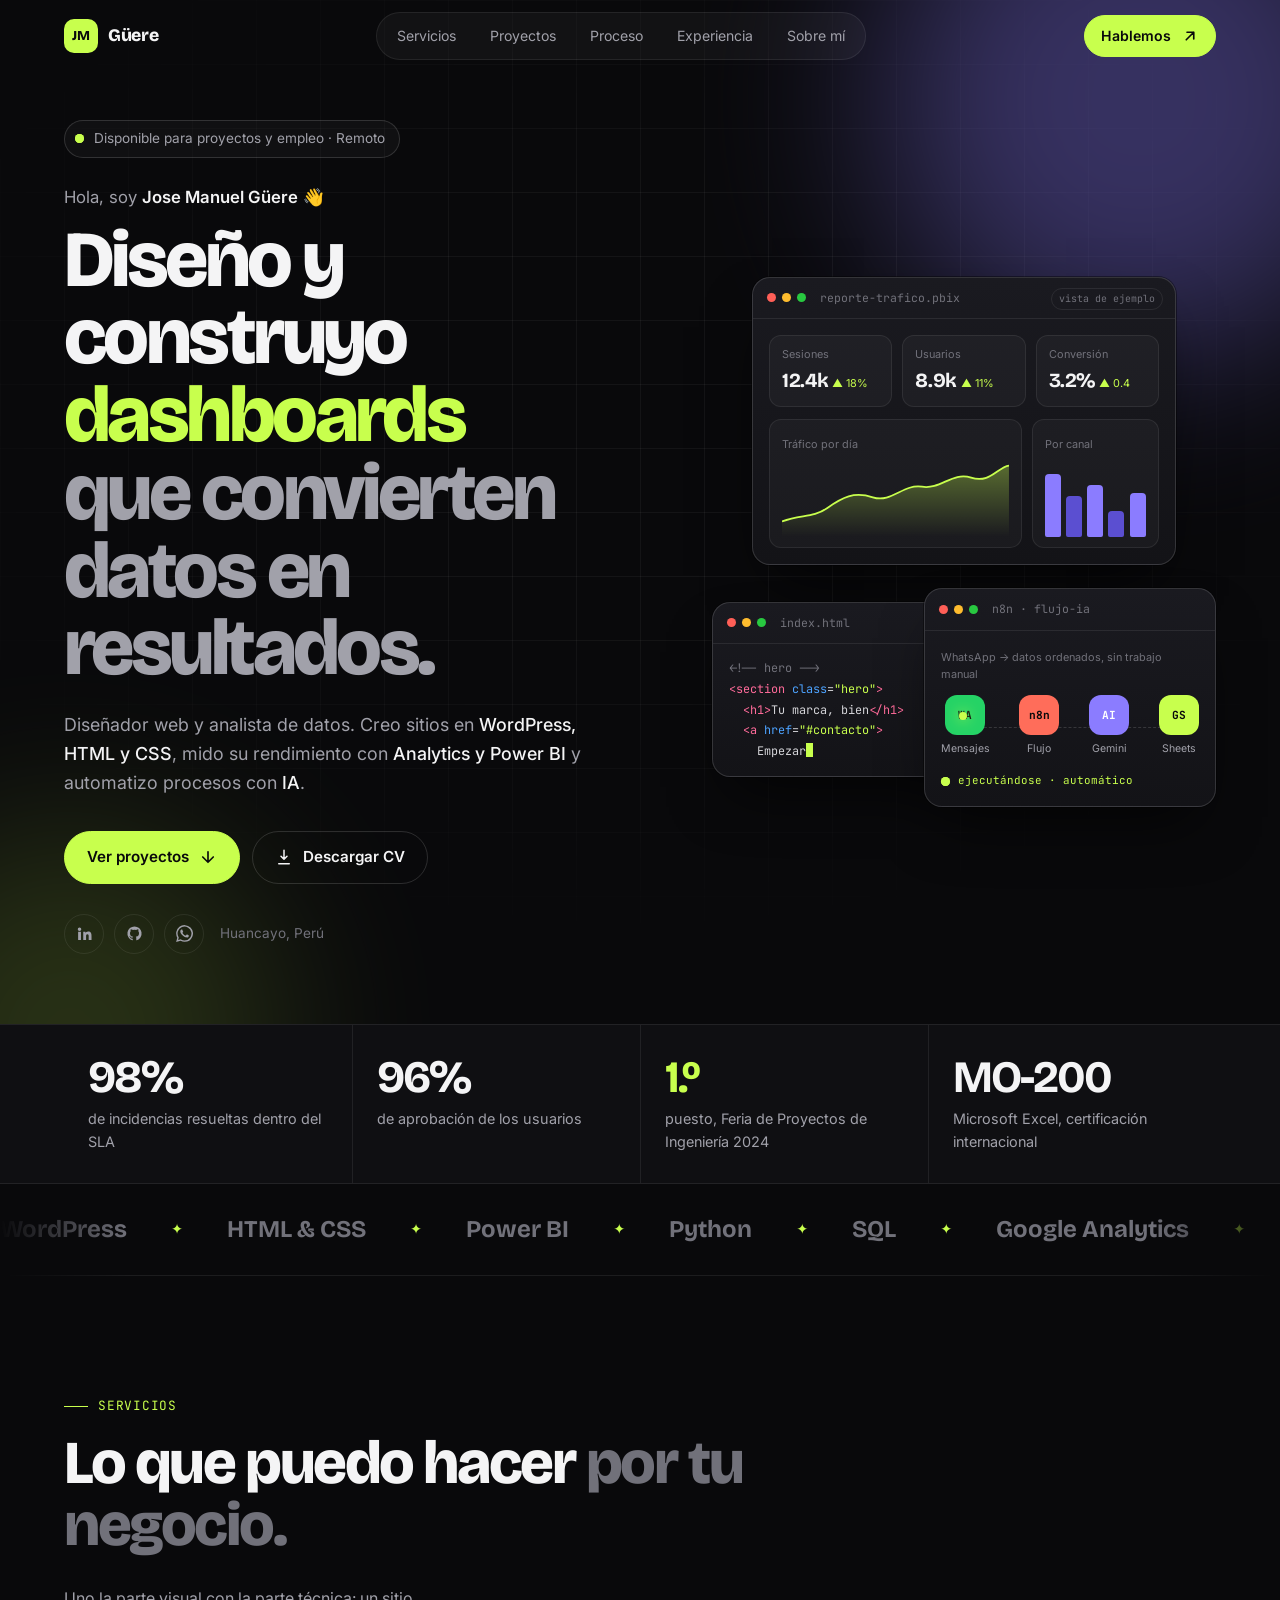
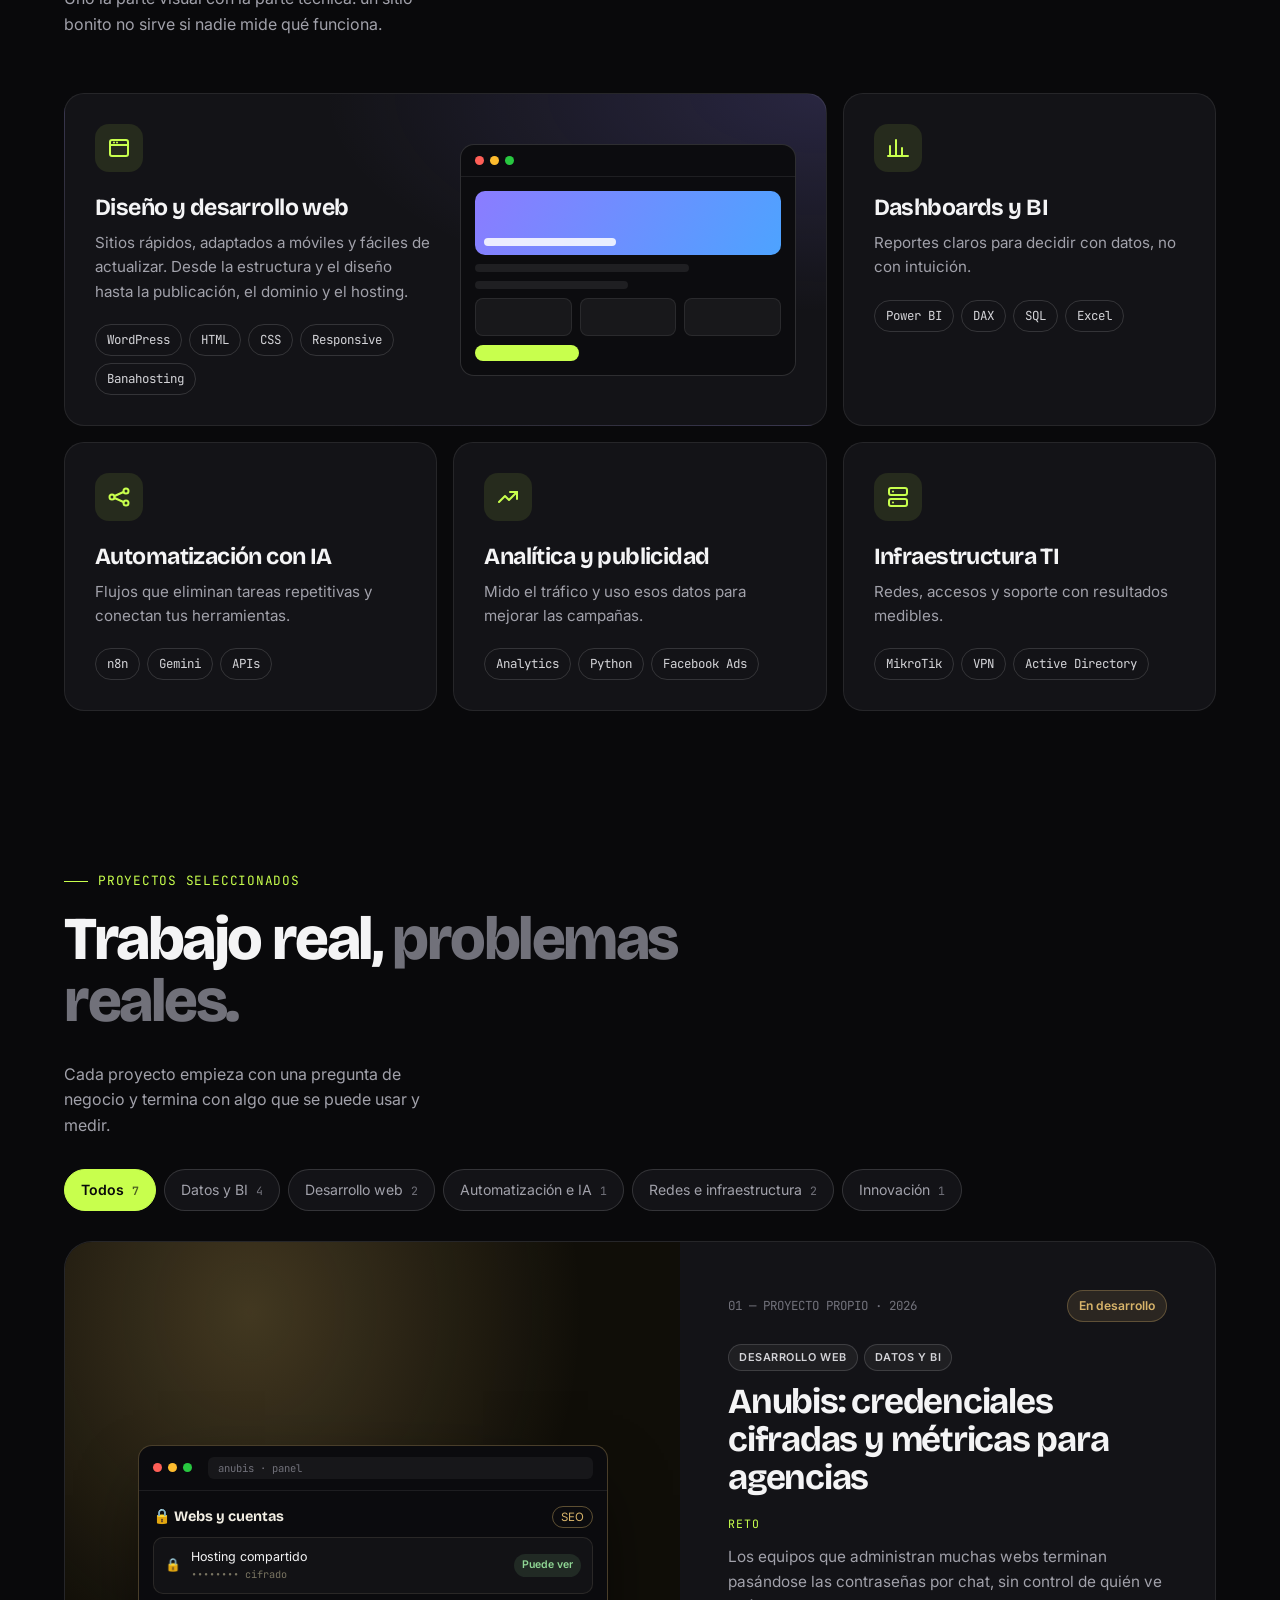
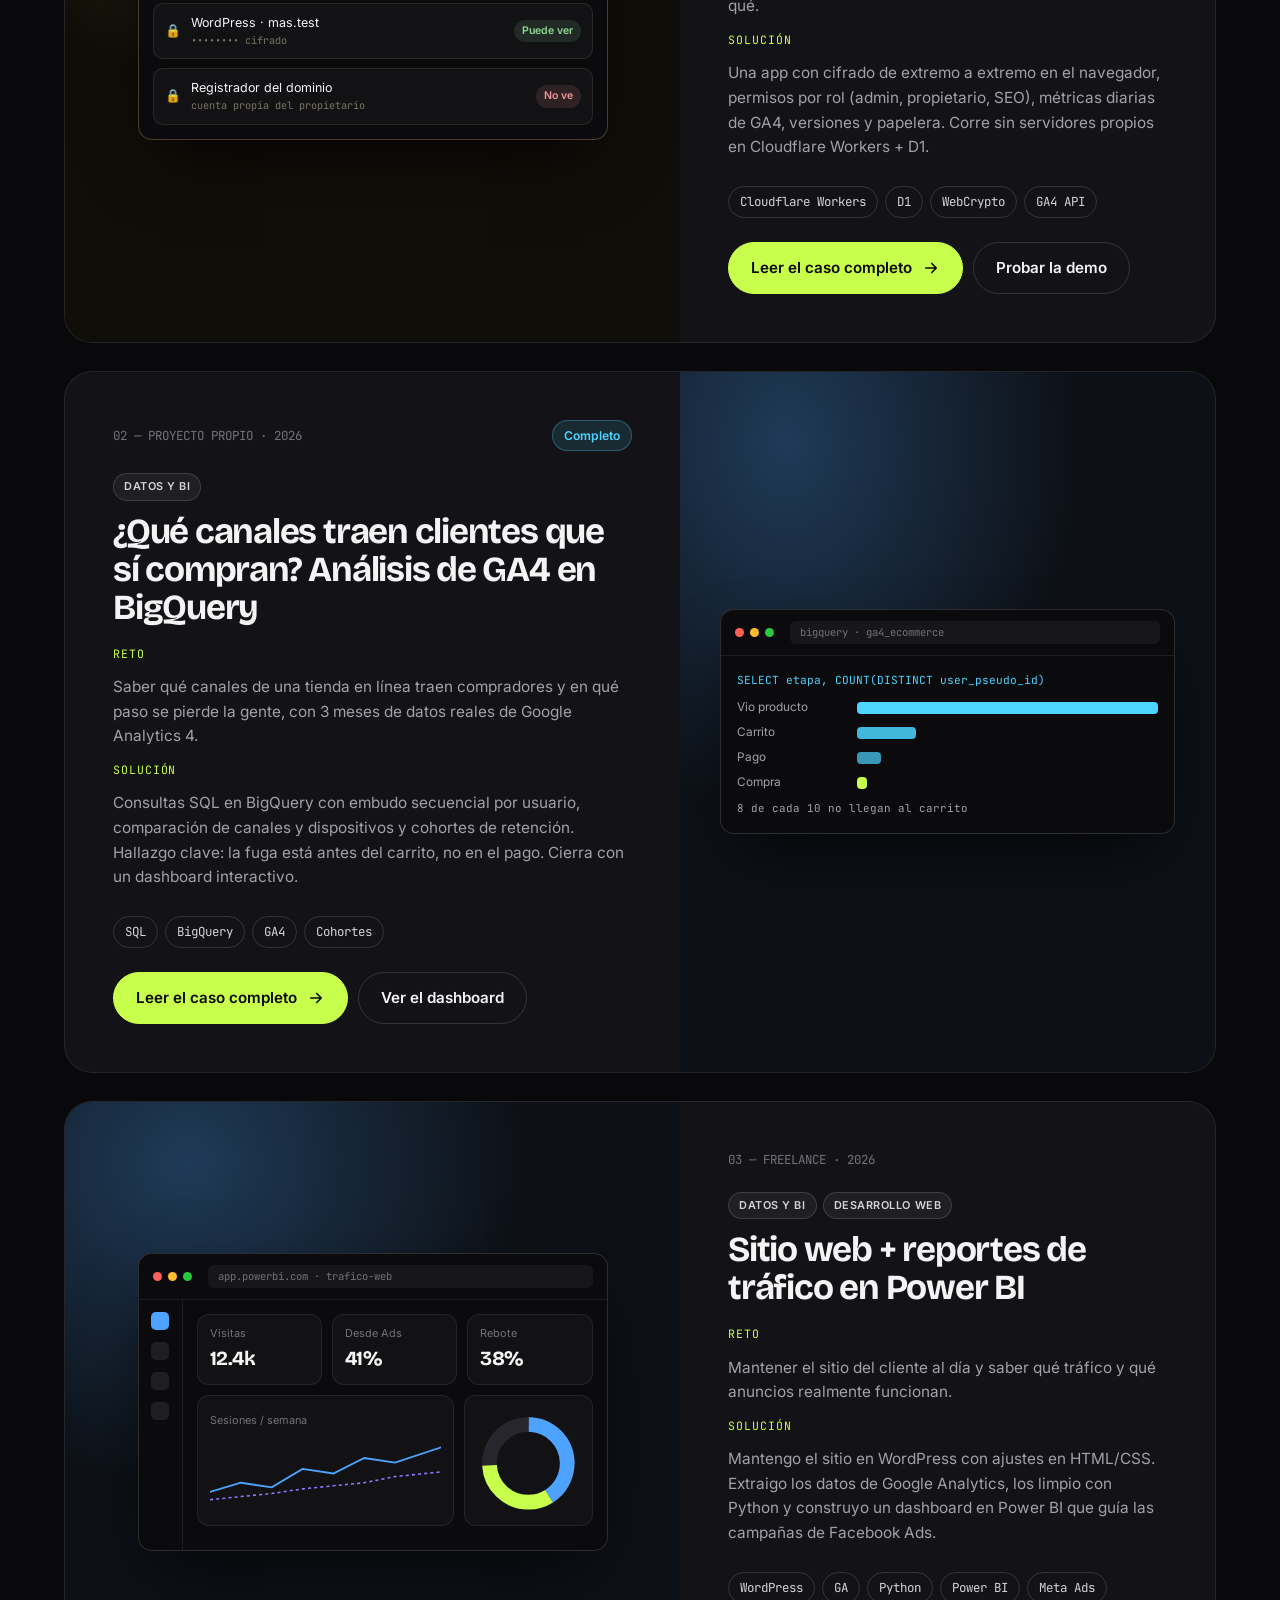
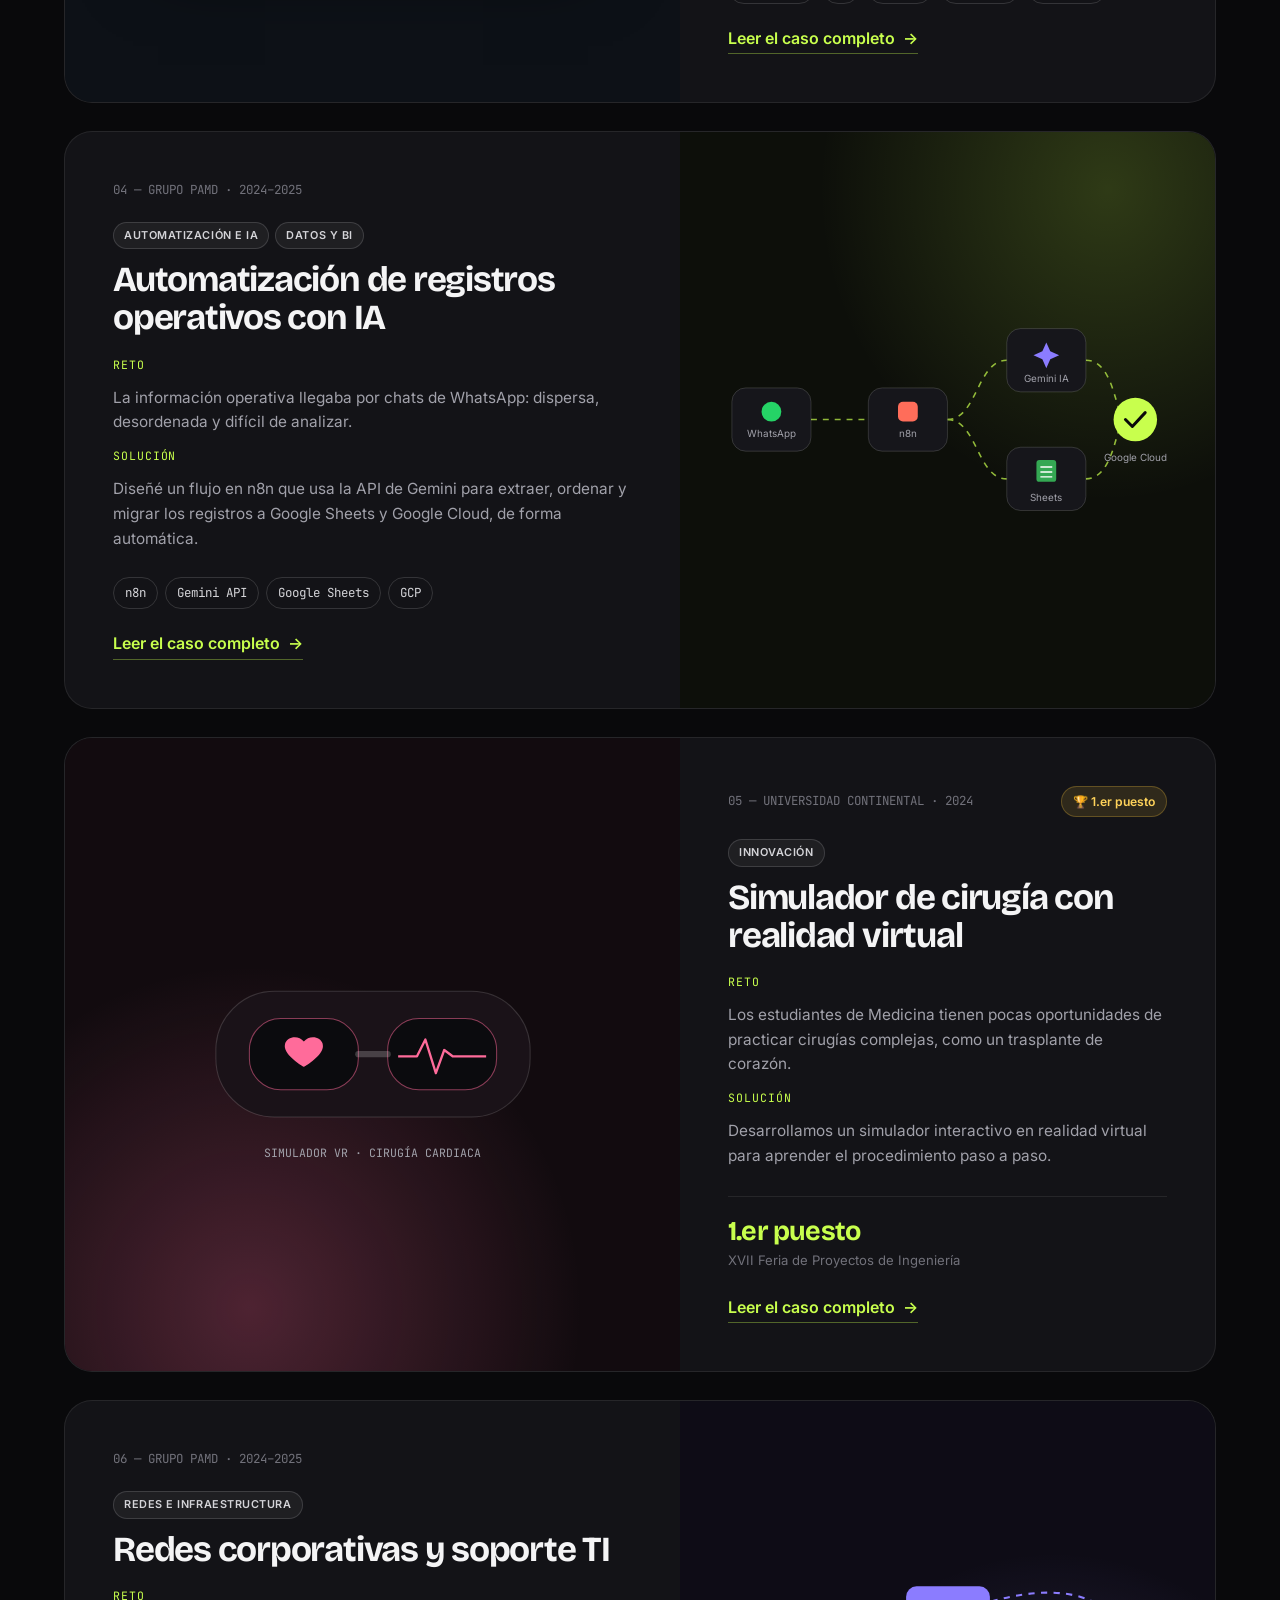
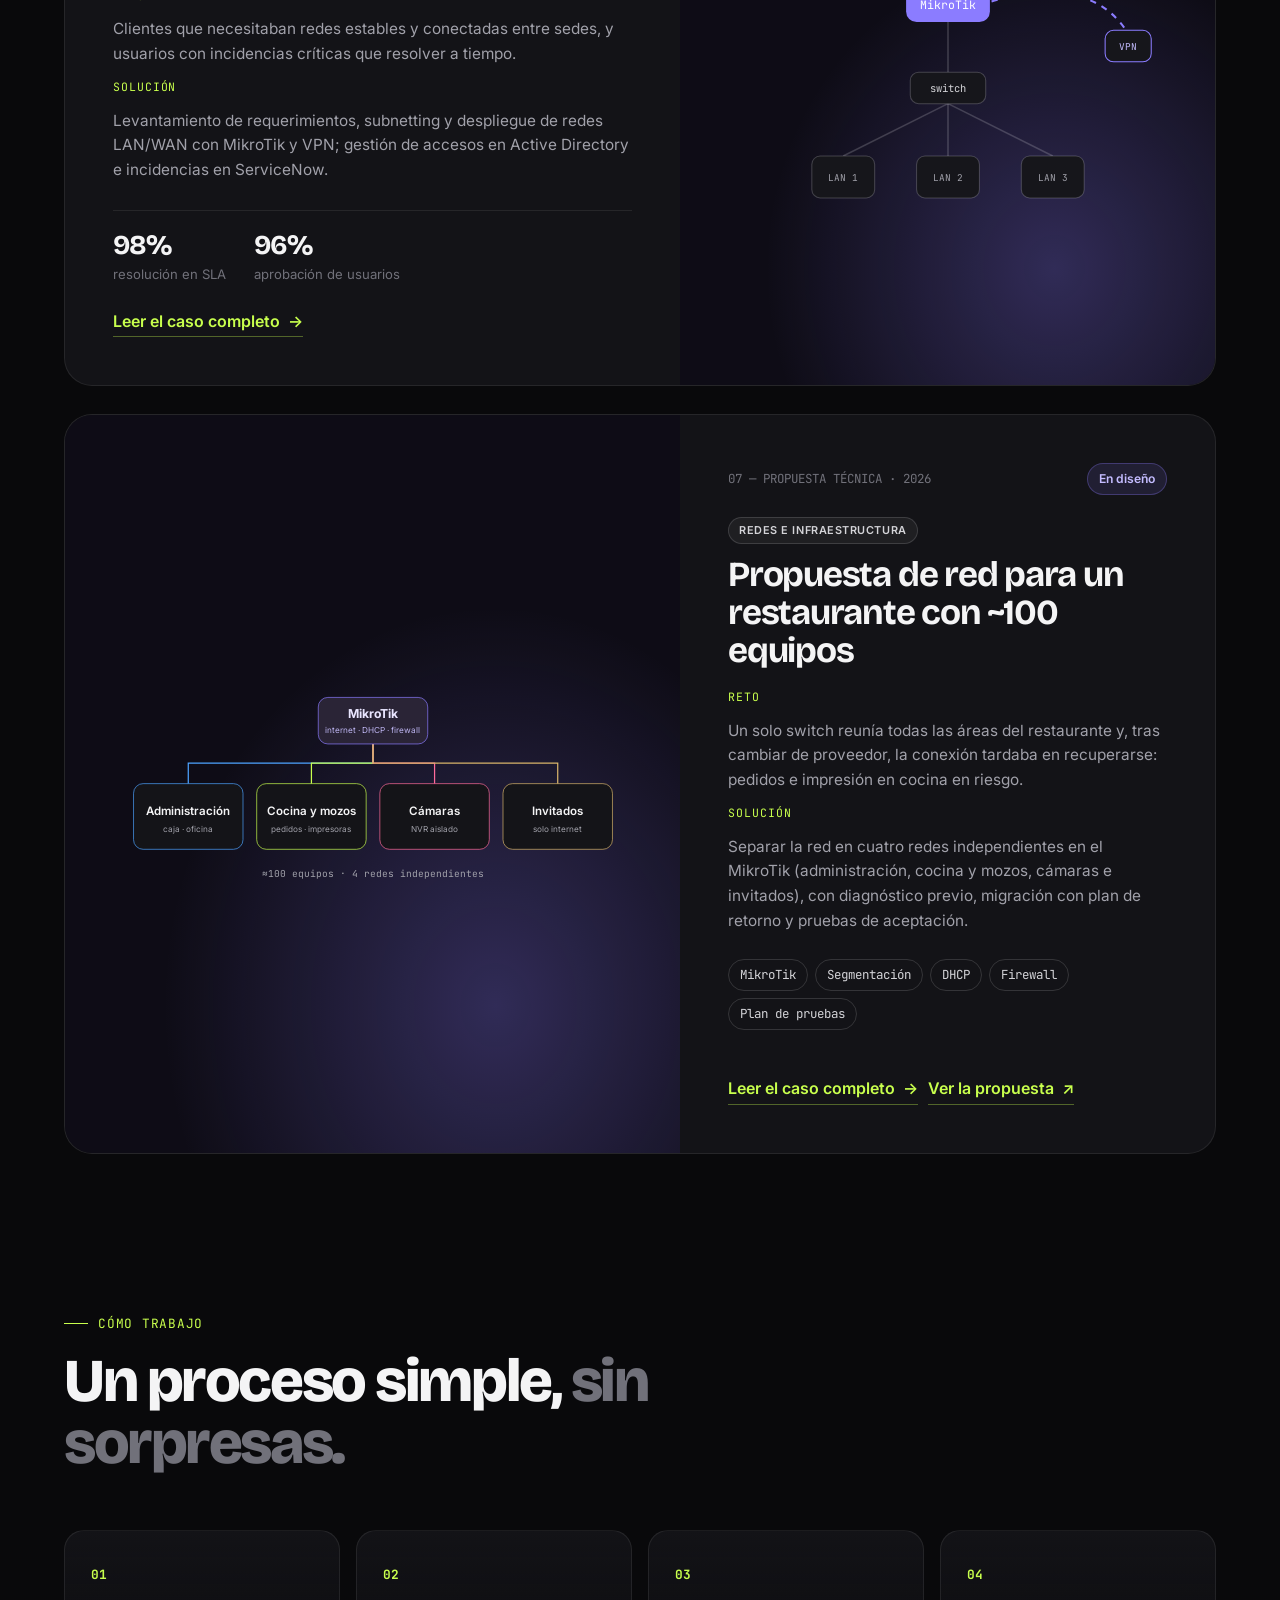
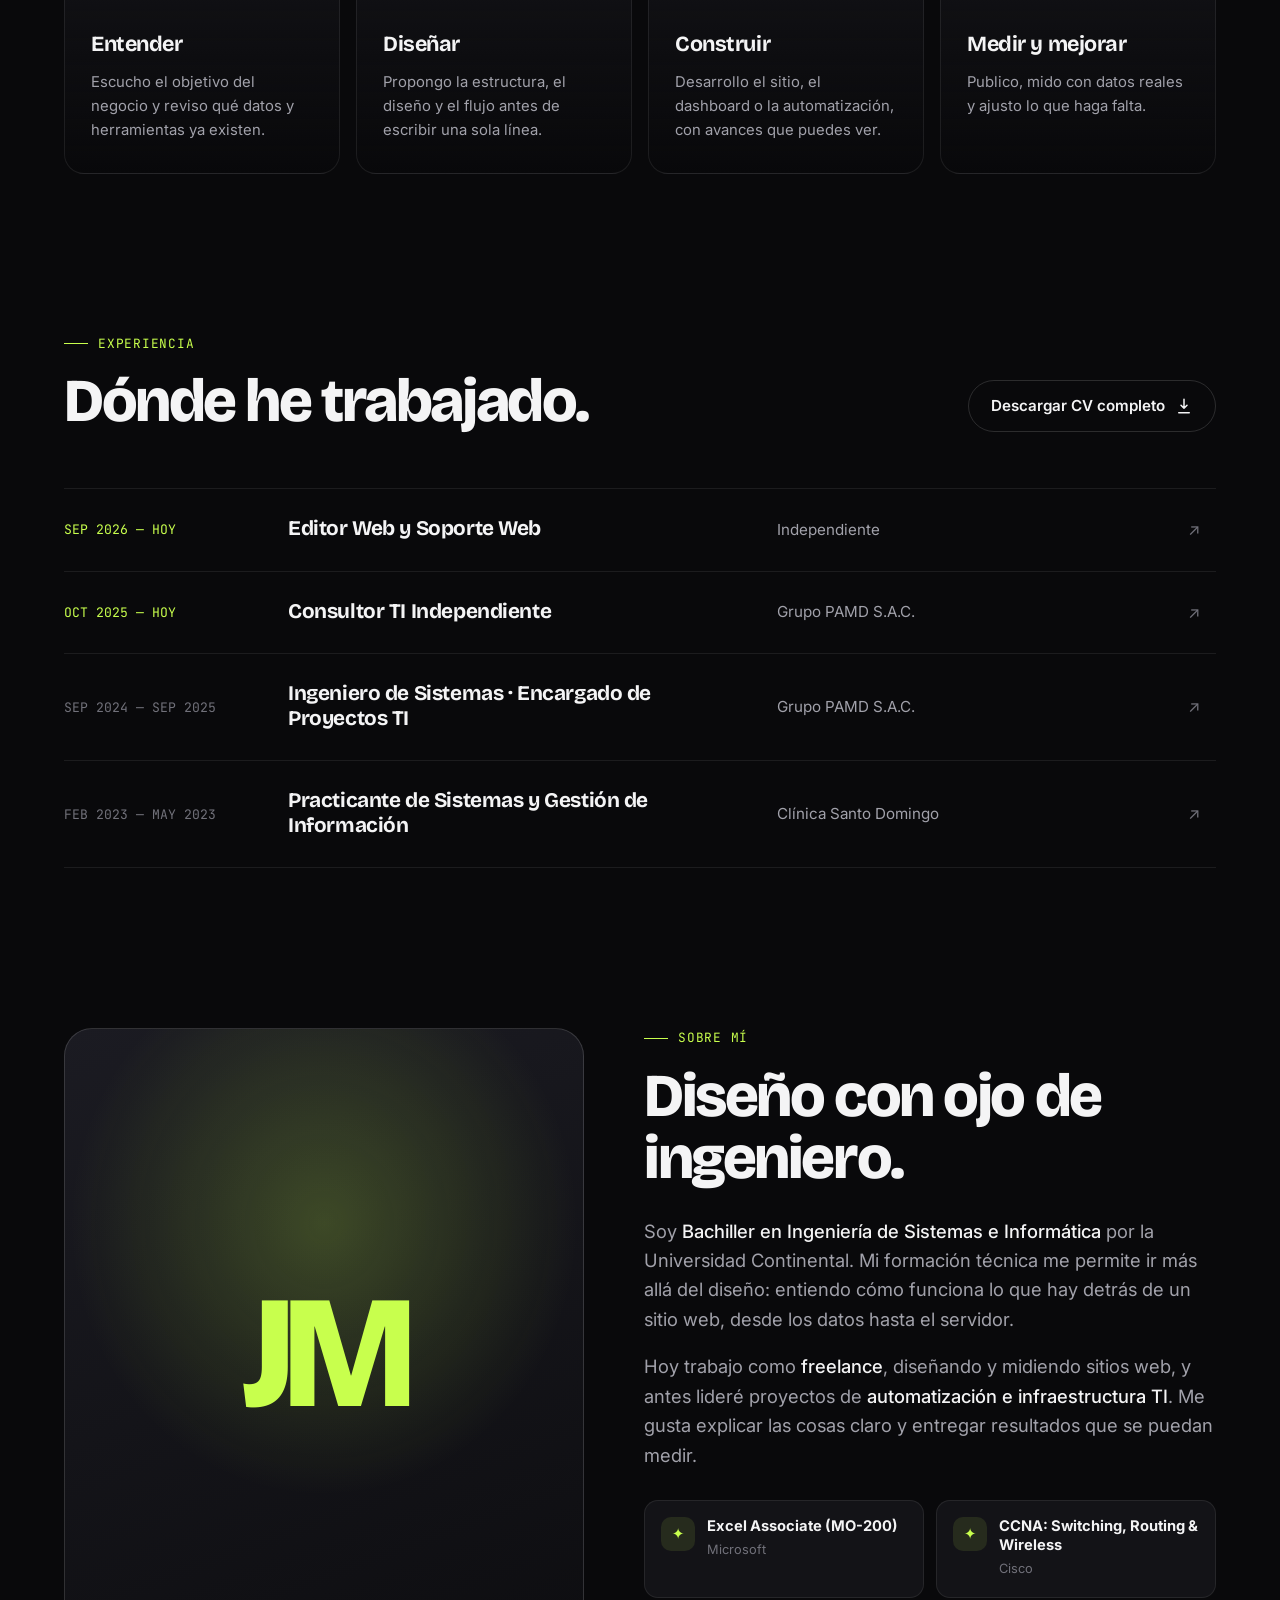
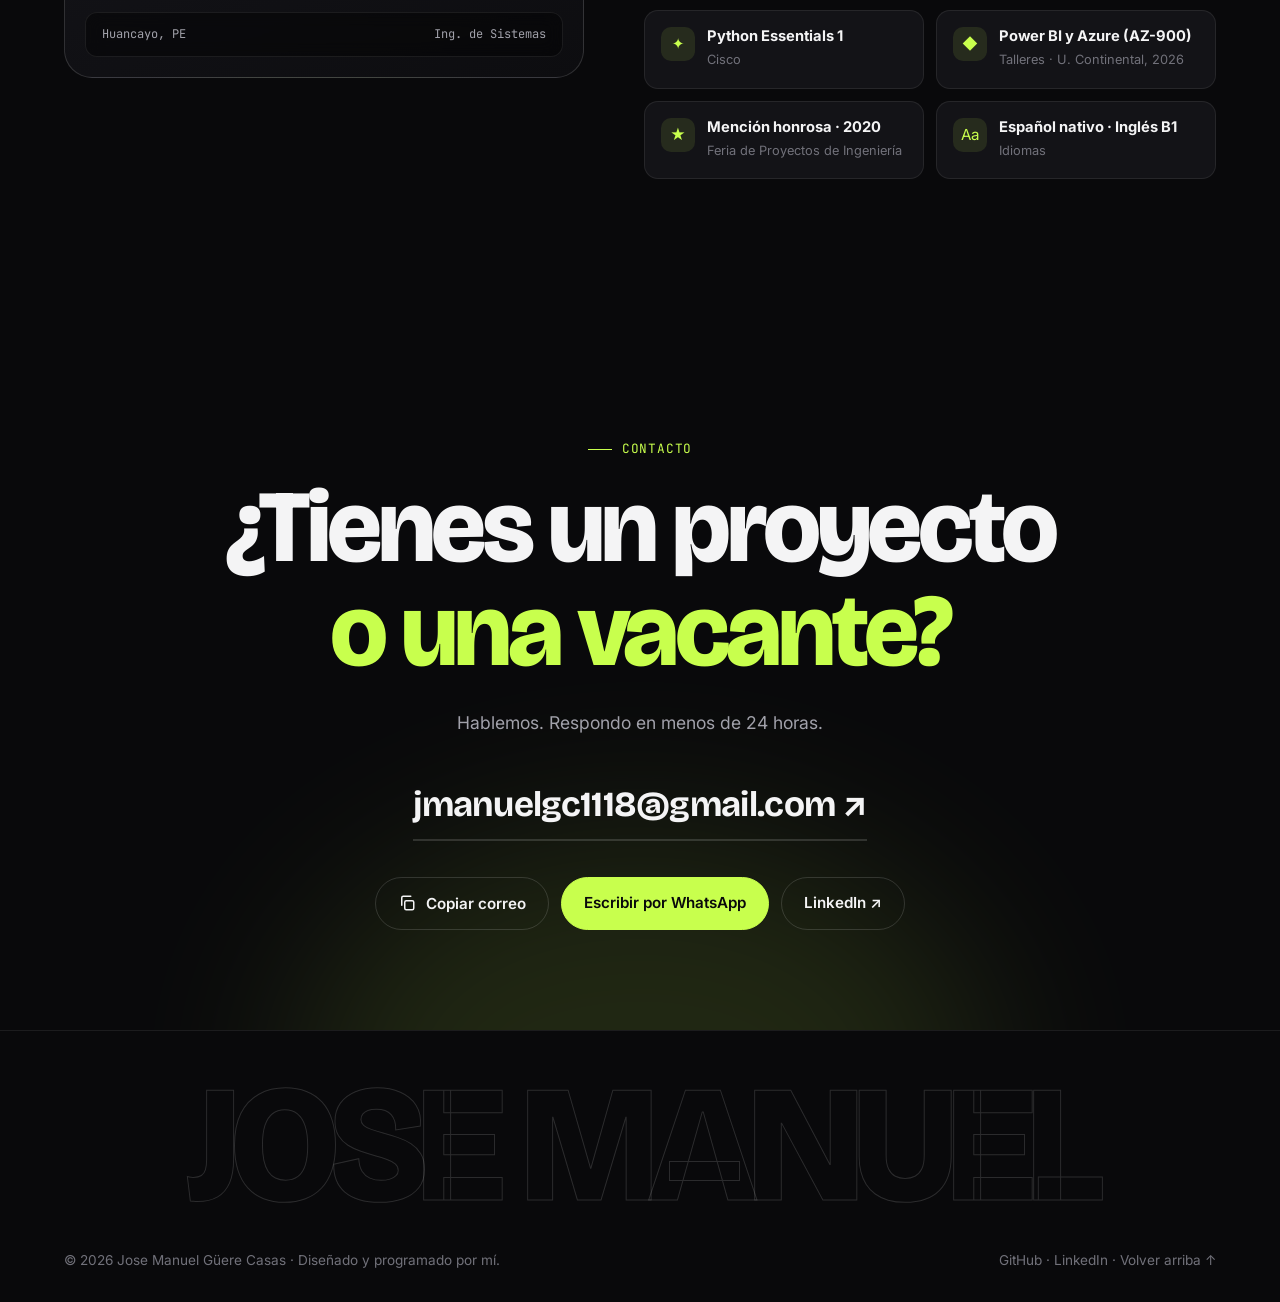
<file: index.html>
<!doctype html>
<html lang="es">
<head>
<meta charset="utf-8">
<meta name="viewport" content="width=device-width, initial-scale=1">
<title>Jose Manuel Güere — Diseño web & Datos</title>
<meta name="description" content="Diseñador web y analista de datos. Sitios en WordPress y HTML/CSS, dashboards en Power BI y automatizaciones con IA. Huancayo, Perú — disponible remoto.">
<meta name="theme-color" content="#09090b">
<meta property="og:type" content="website">
<meta property="og:url" content="https://jguere2811.github.io/">
<meta property="og:title" content="Jose Manuel Güere — Diseño web & Datos">
<meta property="og:description" content="Sitios web, dashboards y automatizaciones con IA que convierten datos en resultados.">
<meta property="og:image" content="https://jguere2811.github.io/og.png">
<meta name="twitter:card" content="summary_large_image">
<link rel="icon" href="data:image/svg+xml,%3Csvg xmlns='http://www.w3.org/2000/svg' viewBox='0 0 64 64'%3E%3Crect width='64' height='64' rx='16' fill='%23c8ff4d'/%3E%3Ctext x='32' y='42' text-anchor='middle' font-family='Arial' font-weight='900' font-size='26' fill='%2309090b'%3EJM%3C/text%3E%3C/svg%3E">
<link rel="preconnect" href="https://fonts.googleapis.com">
<link rel="preconnect" href="https://fonts.gstatic.com" crossorigin>
<link href="https://fonts.googleapis.com/css2?family=Bricolage+Grotesque:opsz,wght@12..96,500;12..96,700;12..96,800&family=Inter:wght@400;500;600&family=JetBrains+Mono:wght@400;500&display=swap" rel="stylesheet">
<style>
:root{
  --bg:#09090b; --bg-2:#0f0f12; --card:#131317; --card-2:#1a1a20; --line:rgba(255,255,255,.08); --line-2:rgba(255,255,255,.14);
  --text:#f4f4f5; --muted:#a1a1aa; --dim:#71717a;
  --lime:#c8ff4d; --violet:#8b7cff; --blue:#4da3ff; --pink:#ff6b9a;
  --r:20px; --display:"Bricolage Grotesque",Inter,system-ui,sans-serif; --mono:"JetBrains Mono",ui-monospace,monospace;
}
*{box-sizing:border-box;margin:0;padding:0}
html{scroll-behavior:smooth;-webkit-text-size-adjust:100%}
body{background:var(--bg);color:var(--text);font-family:Inter,system-ui,sans-serif;line-height:1.6;-webkit-font-smoothing:antialiased;overflow-x:hidden}
a{color:inherit;text-decoration:none}
::selection{background:var(--lime);color:#000}
.wrap{max-width:1200px;margin:0 auto;padding:0 24px}
.mono{font-family:var(--mono)}
.lime{color:var(--lime)}
#progress{position:fixed;top:0;left:0;height:2px;width:0;background:var(--lime);z-index:100}

/* ---------- NAV ---------- */
nav{position:fixed;inset:0 0 auto 0;z-index:50;transition:background .3s,border-color .3s;border-bottom:1px solid transparent}
nav.solid{background:rgba(9,9,11,.75);backdrop-filter:blur(14px);-webkit-backdrop-filter:blur(14px);border-color:var(--line)}
nav .wrap{display:flex;align-items:center;justify-content:space-between;height:72px;gap:20px}
.logo{display:flex;align-items:center;gap:10px;font-family:var(--display);font-weight:800;font-size:1.1rem;letter-spacing:-.02em}
.logo i{width:34px;height:34px;border-radius:10px;background:var(--lime);color:#09090b;display:grid;place-items:center;font-style:normal;font-size:.85rem}
.menu{display:flex;gap:4px;background:rgba(255,255,255,.04);border:1px solid var(--line);border-radius:999px;padding:5px}
.menu a{padding:7px 15px;border-radius:999px;font-size:.88rem;color:var(--muted);transition:.2s}
.menu a:hover{color:var(--text);background:rgba(255,255,255,.06)}
.btn{display:inline-flex;align-items:center;gap:10px;padding:13px 22px;border-radius:999px;font-weight:600;font-size:.95rem;border:1px solid var(--line-2);transition:transform .2s,background .2s,border-color .2s;cursor:pointer;background:none;color:var(--text);font-family:inherit}
.btn:hover{transform:translateY(-2px);border-color:rgba(255,255,255,.3)}
.btn.lime{background:var(--lime);color:#09090b;border-color:var(--lime)}
.btn.lime:hover{background:#d6ff75}
.btn svg{width:18px;height:18px;flex:none}
.btn.sm{padding:9px 16px;font-size:.88rem}
@media (max-width:900px){.menu{display:none}}

/* ---------- HERO ---------- */
.hero{position:relative;min-height:100vh;display:flex;align-items:center;padding:120px 0 70px;overflow:hidden}
.hero::before{content:"";position:absolute;inset:0;background-image:linear-gradient(var(--line) 1px,transparent 1px),linear-gradient(90deg,var(--line) 1px,transparent 1px);background-size:64px 64px;mask-image:radial-gradient(ellipse 80% 70% at 50% 40%,#000 30%,transparent 75%);-webkit-mask-image:radial-gradient(ellipse 80% 70% at 50% 40%,#000 30%,transparent 75%);opacity:.6}
.orb{position:absolute;border-radius:50%;filter:blur(90px);opacity:.35;pointer-events:none}
.orb.a{width:520px;height:520px;background:var(--violet);top:-160px;right:-120px}
.orb.b{width:420px;height:420px;background:var(--lime);bottom:-220px;left:-140px;opacity:.16}
.hero .wrap{position:relative;display:grid;grid-template-columns:1.05fr 1fr;gap:56px;align-items:center;width:100%}
.avail{display:inline-flex;align-items:center;gap:10px;padding:7px 14px 7px 10px;border:1px solid var(--line-2);border-radius:999px;font-size:.85rem;color:var(--muted);background:rgba(255,255,255,.03)}
.pulse{width:9px;height:9px;border-radius:50%;background:var(--lime);position:relative}
.pulse::after{content:"";position:absolute;inset:0;border-radius:50%;background:var(--lime);animation:ping 1.8s infinite}
@keyframes ping{to{transform:scale(2.8);opacity:0}}
.hello{margin:26px 0 10px;color:var(--muted);font-size:1.05rem}
.hello b{color:var(--text);font-weight:600}
h1{font-family:var(--display);font-weight:800;font-size:clamp(2.6rem,6.2vw,5.1rem);line-height:.98;letter-spacing:-.045em}
.rot{display:inline-grid;vertical-align:top}
.rot span{grid-area:1/1;color:var(--lime);opacity:0;transform:translateY(40%);transition:opacity .5s,transform .5s;white-space:nowrap}
.rot span.on{opacity:1;transform:none;transition-delay:.28s}
.rot span.out{opacity:0;transform:translateY(-40%);transition-duration:.25s}
h1 .soft{color:var(--muted)}
.sub{margin-top:24px;font-size:1.12rem;color:var(--muted);max-width:540px}
.sub b{color:var(--text);font-weight:500}
.hero .cta{display:flex;flex-wrap:wrap;gap:12px;margin-top:34px}
.socials{display:flex;gap:10px;margin-top:30px;align-items:center;color:var(--dim);font-size:.85rem}
.socials a{width:40px;height:40px;border-radius:50%;border:1px solid var(--line);display:grid;place-items:center;color:var(--muted);transition:.2s}
.socials a:hover{color:var(--lime);border-color:var(--lime)}
.socials svg{width:17px;height:17px}

/* hero visual */
.stage{position:relative;height:540px}
.win{position:absolute;background:linear-gradient(180deg,var(--card-2),var(--card));border:1px solid var(--line-2);border-radius:18px;box-shadow:0 30px 60px -20px rgba(0,0,0,.7),0 0 0 1px rgba(0,0,0,.4);overflow:hidden;transition:transform .25s ease-out}
.bar{display:flex;align-items:center;gap:6px;padding:11px 14px;border-bottom:1px solid var(--line);font-family:var(--mono);font-size:.72rem;color:var(--dim)}
.bar i{width:9px;height:9px;border-radius:50%;background:#3f3f46}
.bar i:nth-child(1){background:#ff5f57}.bar i:nth-child(2){background:#febc2e}.bar i:nth-child(3){background:#28c840}
.bar span{margin-left:8px}
.w-dash{top:10px;left:8%;width:84%;z-index:1}
.w-code{bottom:30px;left:0;width:54%;z-index:2}
.w-flow{bottom:0;right:0;width:58%;z-index:3}
.dash{padding:16px;display:grid;gap:12px}
.kpis{display:grid;grid-template-columns:repeat(3,1fr);gap:10px}
.kpi{background:rgba(255,255,255,.03);border:1px solid var(--line);border-radius:12px;padding:10px 12px}
.kpi small{display:block;font-size:.68rem;color:var(--dim)}
.kpi b{font-family:var(--display);font-size:1.25rem;letter-spacing:-.02em}
.kpi em{font-style:normal;font-size:.68rem;color:var(--lime);margin-left:4px}
.charts{display:grid;grid-template-columns:2fr 1fr;gap:10px}
.chart{background:rgba(255,255,255,.03);border:1px solid var(--line);border-radius:12px;padding:10px 12px}
.chart small{font-size:.68rem;color:var(--dim)}
.chart svg{display:block;width:100%;height:auto;margin-top:6px}
.draw{stroke-dasharray:600;stroke-dashoffset:600;animation:draw 2.4s .4s ease forwards}
@keyframes draw{to{stroke-dashoffset:0}}
.bars{display:flex;align-items:flex-end;gap:5px;height:74px;margin-top:8px}
.bars i{flex:1;border-radius:4px 4px 2px 2px;background:var(--violet);transform-origin:bottom;animation:grow 1.2s cubic-bezier(.2,.8,.2,1) both}
.bars i:nth-child(even){background:#5b4fd1}
@keyframes grow{from{transform:scaleY(0)}}
.demo{position:absolute;top:10px;right:12px;font-family:var(--mono);font-size:.62rem;color:var(--dim);border:1px solid var(--line);padding:2px 7px;border-radius:999px}
pre.code{padding:14px 16px;font-family:var(--mono);font-size:.74rem;line-height:1.75;color:#d4d4d8;white-space:pre;overflow:hidden}
.t{color:var(--pink)}.a{color:var(--blue)}.s{color:var(--lime)}.c{color:var(--dim)}
.caret{display:inline-block;width:7px;height:14px;background:var(--lime);vertical-align:-2px;animation:blink 1s steps(1) infinite}
@keyframes blink{50%{opacity:0}}
.flow{padding:18px 16px 16px}
.flow small{font-size:.68rem;color:var(--dim);display:block;margin-bottom:12px}
.nodes{position:relative;display:flex;justify-content:space-between;align-items:center}
.nodes::before{content:"";position:absolute;left:18px;right:18px;top:50%;border-top:1.5px dashed var(--line-2)}
.node{position:relative;z-index:1;display:grid;justify-items:center;gap:6px;font-size:.66rem;color:var(--muted)}
.node b{width:40px;height:40px;border-radius:12px;display:grid;place-items:center;font-family:var(--mono);font-size:.7rem;color:#09090b}
.packet{position:absolute;top:calc(50% - 4px);left:18px;width:8px;height:8px;border-radius:50%;background:var(--lime);box-shadow:0 0 14px var(--lime);animation:travel 3s linear infinite;z-index:2;margin-top:-11px}
@keyframes travel{to{left:calc(100% - 26px)}}
.status{margin-top:14px;display:flex;align-items:center;gap:8px;font-family:var(--mono);font-size:.68rem;color:var(--lime)}

@media (max-width:960px){
  .hero{min-height:auto;padding-top:110px}
  .hero .wrap{grid-template-columns:1fr;gap:40px}
  .stage{height:480px;max-width:600px;width:100%;margin:0 auto}
}
@media (max-width:560px){
  .stage{height:auto;display:grid;gap:14px}
  .win{position:relative;inset:auto;width:100%!important}
  .w-code,.demo{display:none}
}

/* ---------- STATS / MARQUEE ---------- */
.stats{border-top:1px solid var(--line);border-bottom:1px solid var(--line);background:var(--bg-2)}
.stats .wrap{display:grid;grid-template-columns:repeat(4,1fr)}
.stat{padding:30px 24px;border-left:1px solid var(--line)}
.stat:first-child{border-left:none}
.stat b{display:block;white-space:nowrap;font-family:var(--display);font-size:clamp(1.7rem,4vw,2.8rem);letter-spacing:-.04em;line-height:1}
.stat > span{display:block;margin-top:8px;color:var(--muted);font-size:.9rem}
@media (max-width:760px){.stats .wrap{grid-template-columns:1fr 1fr}.stat:nth-child(3){border-left:none}.stat:nth-child(n+3){border-top:1px solid var(--line)}}
.marquee{overflow:hidden;padding:26px 0;border-bottom:1px solid var(--line);mask-image:linear-gradient(90deg,transparent,#000 10%,#000 90%,transparent);-webkit-mask-image:linear-gradient(90deg,transparent,#000 10%,#000 90%,transparent)}
.track{display:flex;gap:44px;width:max-content;animation:scroll 40s linear infinite}
.track span{font-family:var(--display);font-weight:700;font-size:1.5rem;color:var(--dim);display:flex;align-items:center;gap:44px;white-space:nowrap}
.track span::after{content:"✦";color:var(--lime);font-size:.9rem}
@keyframes scroll{to{transform:translateX(-50%)}}

/* ---------- SECTIONS ---------- */
section{padding:120px 0}
.head{display:flex;justify-content:space-between;align-items:flex-end;gap:30px;margin-bottom:56px;flex-wrap:wrap}
.label{font-family:var(--mono);font-size:.8rem;color:var(--lime);letter-spacing:.06em;margin-bottom:16px;display:flex;align-items:center;gap:10px}
.label::before{content:"";width:24px;height:1px;background:var(--lime)}
h2{font-family:var(--display);font-weight:800;font-size:clamp(2.2rem,5vw,3.8rem);line-height:1.02;letter-spacing:-.04em;max-width:760px}
h2 .soft{color:var(--dim)}
.head p{color:var(--muted);max-width:380px}

/* services bento */
.bento{display:grid;grid-template-columns:repeat(6,1fr);gap:16px}
.svc{position:relative;background:var(--card);border:1px solid var(--line);border-radius:var(--r);padding:30px;overflow:hidden;transition:border-color .3s,transform .3s}
.svc:hover{border-color:var(--line-2);transform:translateY(-4px)}
.svc.w4{grid-column:span 4}.svc.w2{grid-column:span 2}
.svc .ico{width:48px;height:48px;border-radius:14px;display:grid;place-items:center;margin-bottom:22px;background:rgba(200,255,77,.1);color:var(--lime)}
.svc .ico svg{width:24px;height:24px}
.svc h3{font-family:var(--display);font-size:1.45rem;letter-spacing:-.025em;line-height:1.15;margin-bottom:10px}
.svc p{color:var(--muted);font-size:.95rem}
.chips{display:flex;flex-wrap:wrap;gap:7px;margin-top:20px}
.chip{font-size:.78rem;padding:5px 11px;border-radius:999px;border:1px solid var(--line-2);color:#d4d4d8;font-family:var(--mono)}
.svc.feature{display:grid;grid-template-columns:1fr 1fr;gap:30px;align-items:center;background:radial-gradient(120% 120% at 100% 0%,rgba(139,124,255,.18),transparent 55%),var(--card)}
.mini{background:#0c0c0f;border:1px solid var(--line-2);border-radius:14px;overflow:hidden}
.mini .pg{padding:14px;display:grid;gap:9px}
.mini .ln{height:8px;border-radius:4px;background:rgba(255,255,255,.08)}
.mini .hero-blk{height:64px;border-radius:10px;background:linear-gradient(120deg,var(--violet),var(--blue));display:flex;align-items:flex-end;padding:9px}
.mini .hero-blk i{width:46%;height:8px;border-radius:4px;background:rgba(255,255,255,.85)}
.mini .cols{display:grid;grid-template-columns:repeat(3,1fr);gap:8px}
.mini .cols i{height:38px;border-radius:8px;background:rgba(255,255,255,.05);border:1px solid var(--line)}
.mini .btnl{width:34%;height:16px;border-radius:999px;background:var(--lime)}
@media (max-width:960px){.svc.w4,.svc.w2{grid-column:span 6}.svc.feature{grid-template-columns:1fr}}

/* work */
.cases{display:grid;gap:28px}
.case{display:grid;grid-template-columns:1.15fr 1fr;gap:0;background:var(--card);border:1px solid var(--line);border-radius:28px;overflow:hidden}
.case:nth-child(even) .visual{order:2}
.visual{position:relative;min-height:400px;display:grid;place-items:center;padding:40px;overflow:hidden}
.v0{background:radial-gradient(90% 90% at 30% 10%,rgba(216,180,106,.25),transparent 60%),#100e08}
.anx{display:grid;grid-template-columns:auto 1fr auto;gap:10px;align-items:center;background:rgba(255,255,255,.03);border:1px solid rgba(255,236,190,.1);border-radius:10px;padding:9px 11px;font-size:.78rem}
.anx i{font-style:normal;font-size:.8rem}
.anx small{display:block;color:#7a7562;font-family:var(--mono);font-size:.64rem}
.anx em{font-style:normal;font-size:.66rem;font-weight:600;padding:3px 8px;border-radius:999px;white-space:nowrap}
.anx .ok{background:rgba(143,214,148,.12);color:#8fd694}.anx .no{background:rgba(240,149,149,.12);color:#f09595}
.v1{background:radial-gradient(90% 90% at 20% 10%,rgba(77,163,255,.28),transparent 60%),#0d1117}
.v2{background:radial-gradient(90% 90% at 80% 10%,rgba(200,255,77,.18),transparent 60%),#0d0f0a}
.v3{background:radial-gradient(90% 90% at 30% 90%,rgba(255,107,154,.25),transparent 60%),#120b0f}
.v4{background:radial-gradient(90% 90% at 70% 80%,rgba(139,124,255,.28),transparent 60%),#0e0c16}
.info{padding:48px;display:flex;flex-direction:column;justify-content:center}
.meta{display:flex;justify-content:space-between;align-items:center;font-family:var(--mono);font-size:.78rem;color:var(--dim);margin-bottom:22px}
.award{font-family:Inter,sans-serif;font-weight:600;font-size:.76rem;padding:5px 11px;border-radius:999px;background:rgba(255,200,60,.12);color:#ffd35a;border:1px solid rgba(255,200,60,.25)}
.info h3{font-family:var(--display);font-size:clamp(1.6rem,3vw,2.2rem);letter-spacing:-.035em;line-height:1.08;margin-bottom:18px}
.info dl{display:grid;gap:12px;margin-bottom:6px}
.info dt{font-family:var(--mono);font-size:.72rem;color:var(--lime);text-transform:uppercase;letter-spacing:.08em}
.info dd{color:var(--muted);font-size:.96rem}
.filtro-proyectos{display:flex;gap:8px;flex-wrap:wrap;margin:-26px 0 30px}
.filtro-proyectos button{font:inherit;font-size:.88rem;cursor:pointer;padding:9px 16px;border-radius:999px;border:1px solid var(--line-2);background:var(--card);color:var(--muted);transition:.2s}
.filtro-proyectos button span{font-family:var(--mono);font-size:.72rem;color:var(--dim);margin-left:4px}
.filtro-proyectos button:hover{color:var(--text);border-color:rgba(255,255,255,.3)}
.filtro-proyectos button.activo{background:var(--lime);border-color:var(--lime);color:#09090b;font-weight:600}
.filtro-proyectos button.activo span{color:#09090b;opacity:.65}
.case[hidden]{display:none}
.case.vis-der .visual{order:2}.case.vis-izq .visual{order:0}
.cats{display:flex;gap:6px;flex-wrap:wrap;margin-bottom:12px}
.cats span{font-size:.68rem;font-weight:600;letter-spacing:.05em;text-transform:uppercase;padding:4px 10px;border-radius:999px;background:rgba(255,255,255,.05);border:1px solid var(--line-2);color:#d4d4d8}
.leer{display:inline-flex;align-items:center;gap:8px;margin-top:22px;align-self:flex-start;color:var(--lime);font-weight:600;text-decoration:none;border-bottom:1px solid rgba(200,255,77,.35);padding-bottom:2px;transition:gap .2s}
.leer:hover{gap:14px}
.botones-caso{display:flex;gap:10px;flex-wrap:wrap;margin-top:24px}
.result{margin-top:22px;padding-top:20px;border-top:1px solid var(--line);display:flex;gap:28px;flex-wrap:wrap}
.result div b{display:block;font-family:var(--display);font-size:1.7rem;letter-spacing:-.03em;line-height:1.1}
.result div > span{font-size:.82rem;color:var(--dim)}
@media (max-width:900px){.case{grid-template-columns:1fr}.case:nth-child(even) .visual,.case.vis-der .visual{order:0}.visual{min-height:300px;padding:28px}.info{padding:30px}}

/* visual mockups */
.browser{width:100%;max-width:470px;background:#0b0b0e;border:1px solid var(--line-2);border-radius:14px;overflow:hidden;box-shadow:0 30px 70px -20px rgba(0,0,0,.8)}
.browser .url{flex:1;margin-left:10px;background:rgba(255,255,255,.05);border-radius:6px;padding:3px 10px;font-size:.66rem}
.bi{display:grid;grid-template-columns:44px 1fr;min-height:250px}
.bi aside{border-right:1px solid var(--line);padding:12px 0;display:grid;justify-items:center;align-content:start;gap:12px}
.bi aside i{width:18px;height:18px;border-radius:5px;background:rgba(255,255,255,.08)}
.bi aside i:first-child{background:var(--blue)}
.bi main{padding:14px;display:grid;gap:10px;align-content:start}
.donut{display:flex;align-items:center;gap:12px}
.legend{display:grid;gap:5px;font-size:.62rem;color:var(--muted)}
.legend span{display:flex;align-items:center;gap:6px}
.legend i{width:7px;height:7px;border-radius:2px}
.flowbig{width:100%;max-width:470px}
.flowbig svg{width:100%;height:auto;display:block;overflow:visible}
.dash-move{stroke-dasharray:6 6;animation:dash 1s linear infinite}
@keyframes dash{to{stroke-dashoffset:-12}}

/* process */
.steps{display:grid;grid-template-columns:repeat(4,1fr);gap:16px;counter-reset:s}
.step{padding:30px 26px;border:1px solid var(--line);border-radius:var(--r);background:linear-gradient(180deg,var(--card),transparent);position:relative}
.step b{font-family:var(--mono);font-size:.8rem;color:var(--lime)}
.step h3{font-family:var(--display);font-size:1.35rem;letter-spacing:-.02em;margin:40px 0 10px}
.step p{color:var(--muted);font-size:.93rem}
@media (max-width:960px){.steps{grid-template-columns:1fr 1fr}}
@media (max-width:560px){.steps{grid-template-columns:1fr}}

/* experience */
.xp{border-top:1px solid var(--line)}
.row{display:grid;grid-template-columns:200px 1.2fr 1fr 28px;gap:24px;align-items:center;padding:28px 0;border-bottom:1px solid var(--line);transition:padding .3s}
.row:hover{padding-left:12px}
.row .when{font-family:var(--mono);font-size:.82rem;color:var(--dim)}
.row h3{font-family:var(--display);font-size:1.3rem;letter-spacing:-.02em;line-height:1.2}
.row .org{color:var(--muted);font-size:.95rem}
.row .now{color:var(--lime)}
.row .arr{color:var(--dim)}
@media (max-width:760px){.row{grid-template-columns:1fr;gap:4px}.row .arr{display:none}}

/* about */
.about{display:grid;grid-template-columns:1fr 1.1fr;gap:60px;align-items:start}
.portrait{aspect-ratio:4/5;border-radius:28px;border:1px solid var(--line-2);background:radial-gradient(70% 60% at 50% 30%,rgba(200,255,77,.22),transparent 70%),linear-gradient(160deg,#1b1b22,#0d0d10);display:grid;place-items:center;position:relative;overflow:hidden}
.portrait .mono-big{font-family:var(--display);font-weight:800;font-size:clamp(6rem,14vw,10rem);letter-spacing:-.06em;color:var(--lime);line-height:1}
.portrait .tagline{position:absolute;left:20px;right:20px;bottom:20px;display:flex;justify-content:space-between;font-family:var(--mono);font-size:.75rem;color:var(--muted);padding:12px 16px;background:rgba(0,0,0,.4);backdrop-filter:blur(8px);border:1px solid var(--line);border-radius:12px}
.about .txt p{font-size:1.15rem;color:var(--muted);margin-bottom:18px}
.about .txt p b{color:var(--text);font-weight:500}
.creds{display:grid;grid-template-columns:1fr 1fr;gap:12px;margin-top:30px}
.cred{display:flex;gap:12px;align-items:flex-start;padding:16px;border:1px solid var(--line);border-radius:14px;background:var(--card)}
.cred i{flex:none;width:34px;height:34px;border-radius:10px;display:grid;place-items:center;background:rgba(200,255,77,.1);color:var(--lime);font-style:normal;font-size:.95rem}
.cred b{display:block;font-size:.92rem;line-height:1.3}
.cred span{font-size:.8rem;color:var(--dim)}
@media (max-width:900px){.about{grid-template-columns:1fr}.portrait{max-width:420px}}
@media (max-width:560px){.creds{grid-template-columns:1fr}}

/* contact */
.contact{padding:140px 0 100px;text-align:center;position:relative;overflow:hidden}
.contact .orb.a{top:auto;bottom:-300px;right:auto;left:50%;transform:translateX(-50%);background:var(--lime);opacity:.12;width:700px;height:500px}
.contact h2{margin:0 auto;font-size:clamp(2.6rem,8vw,6.5rem);max-width:none}
.contact p{color:var(--muted);max-width:520px;margin:24px auto 0;font-size:1.1rem}
.mail{display:inline-flex;align-items:center;gap:14px;margin-top:40px;font-family:var(--display);font-weight:700;font-size:clamp(1.2rem,3.4vw,2.2rem);letter-spacing:-.02em;border-bottom:2px solid var(--line-2);padding-bottom:6px;transition:border-color .3s,color .3s;word-break:break-all}
.mail:hover{color:var(--lime);border-color:var(--lime)}
.contact .cta{display:flex;justify-content:center;flex-wrap:wrap;gap:12px;margin-top:36px}
.toast{position:fixed;left:50%;bottom:28px;transform:translate(-50%,20px);background:var(--lime);color:#09090b;font-weight:600;padding:10px 18px;border-radius:999px;opacity:0;transition:.3s;pointer-events:none;z-index:200}
.toast.show{opacity:1;transform:translate(-50%,0)}

footer{border-top:1px solid var(--line);padding:40px 0 30px;overflow:hidden}
.bigname{font-family:var(--display);font-weight:800;font-size:clamp(3rem,13vw,11rem);letter-spacing:-.06em;line-height:.9;color:transparent;-webkit-text-stroke:1px rgba(255,255,255,.14);white-space:nowrap;text-align:center}
.foot{display:flex;justify-content:space-between;gap:16px;flex-wrap:wrap;margin-top:30px;color:var(--dim);font-size:.85rem}
.foot a:hover{color:var(--lime)}

/* reveal */
.rv{opacity:0;transform:translateY(30px);transition:opacity .8s cubic-bezier(.2,.7,.2,1),transform .8s cubic-bezier(.2,.7,.2,1)}
.rv.in{opacity:1;transform:none}
.d1{transition-delay:.08s}.d2{transition-delay:.16s}.d3{transition-delay:.24s}
@media (prefers-reduced-motion:reduce){
  *,*::before,*::after{animation:none!important;transition:none!important}
  .rv{opacity:1;transform:none}.draw{stroke-dashoffset:0}html{scroll-behavior:auto}
}
</style>
</head>
<body>
<div id="progress"></div>

<nav id="nav">
  <div class="wrap">
    <a href="#top" class="logo"><i>JM</i>Güere</a>
    <div class="menu">
      <a href="#servicios">Servicios</a>
      <a href="#proyectos">Proyectos</a>
      <a href="#proceso">Proceso</a>
      <a href="#experiencia">Experiencia</a>
      <a href="#sobre-mi">Sobre mí</a>
    </div>
    <a href="#contacto" class="btn lime sm">Hablemos
      <svg viewBox="0 0 24 24" fill="none" stroke="currentColor" stroke-width="2.2" stroke-linecap="round" stroke-linejoin="round"><path d="M7 17 17 7M8 7h9v9"/></svg>
    </a>
  </div>
</nav>

<main id="top">
<!-- ================= HERO ================= -->
<header class="hero">
  <div class="orb a"></div><div class="orb b"></div>
  <div class="wrap">
    <div>
      <span class="avail"><span class="pulse"></span>Disponible para proyectos y empleo · Remoto</span>
      <p class="hello">Hola, soy <b>Jose Manuel Güere</b> 👋</p>
      <h1>Diseño y construyo<br>
        <span class="rot" id="rot"><span class="on">sitios web</span><span>dashboards</span><span>automatizaciones</span></span><br>
        <span class="soft">que convierten datos en resultados.</span>
      </h1>
      <p class="sub">Diseñador web y analista de datos. Creo sitios en <b>WordPress, HTML y CSS</b>, mido su rendimiento con <b>Analytics y Power BI</b> y automatizo procesos con <b>IA</b>.</p>
      <div class="cta">
        <a href="#proyectos" class="btn lime">Ver proyectos
          <svg viewBox="0 0 24 24" fill="none" stroke="currentColor" stroke-width="2.2" stroke-linecap="round" stroke-linejoin="round"><path d="M12 5v14M5 12l7 7 7-7"/></svg>
        </a>
        <a href="cv-jose-manuel-guere.pdf" class="btn" download>
          <svg viewBox="0 0 24 24" fill="none" stroke="currentColor" stroke-width="2" stroke-linecap="round" stroke-linejoin="round"><path d="M12 3v12m0 0-4-4m4 4 4-4M5 21h14"/></svg>
          Descargar CV
        </a>
      </div>
      <div class="socials">
        <a href="https://www.linkedin.com/in/jose-manuel-gc1118/" target="_blank" rel="noopener" aria-label="LinkedIn"><svg viewBox="0 0 24 24" fill="currentColor"><path d="M4.98 3.5a2.5 2.5 0 1 1 0 5 2.5 2.5 0 0 1 0-5ZM3 9.5h4V21H3V9.5Zm6.5 0h3.8v1.6h.06c.53-1 1.83-2.06 3.77-2.06 4.03 0 4.77 2.65 4.77 6.1V21h-4v-5.1c0-1.22-.02-2.78-1.7-2.78-1.7 0-1.96 1.33-1.96 2.7V21h-4V9.5Z"/></svg></a>
        <a href="https://github.com/JGuere2811" target="_blank" rel="noopener" aria-label="GitHub"><svg viewBox="0 0 24 24" fill="currentColor"><path d="M12 2a10 10 0 0 0-3.16 19.49c.5.09.68-.22.68-.48v-1.7c-2.78.6-3.37-1.34-3.37-1.34-.45-1.16-1.11-1.47-1.11-1.47-.91-.62.07-.6.07-.6 1 .07 1.53 1.03 1.53 1.03.9 1.52 2.34 1.08 2.91.83.09-.65.35-1.09.63-1.34-2.22-.25-4.55-1.11-4.55-4.94 0-1.09.39-1.98 1.03-2.68-.1-.25-.45-1.27.1-2.64 0 0 .84-.27 2.75 1.02a9.56 9.56 0 0 1 5 0c1.91-1.29 2.75-1.02 2.75-1.02.55 1.37.2 2.39.1 2.64.64.7 1.03 1.59 1.03 2.68 0 3.84-2.34 4.68-4.57 4.93.36.31.68.92.68 1.85v2.74c0 .27.18.58.69.48A10 10 0 0 0 12 2Z"/></svg></a>
        <a href="https://wa.me/51930889188" target="_blank" rel="noopener" aria-label="WhatsApp"><svg viewBox="0 0 24 24" fill="currentColor"><path d="M17.5 14.4c-.3-.15-1.75-.86-2.02-.96-.27-.1-.47-.15-.67.15-.2.3-.77.96-.94 1.16-.17.2-.35.22-.65.07-.3-.15-1.25-.46-2.38-1.47-.88-.79-1.47-1.76-1.65-2.06-.17-.3-.02-.46.13-.6.13-.14.3-.35.45-.52.15-.17.2-.3.3-.5.1-.2.05-.37-.02-.52-.08-.15-.67-1.62-.92-2.22-.24-.58-.49-.5-.67-.51h-.57c-.2 0-.52.07-.8.37-.27.3-1.04 1.02-1.04 2.48s1.07 2.88 1.22 3.08c.15.2 2.1 3.2 5.08 4.49.71.31 1.27.49 1.7.63.71.23 1.36.2 1.88.12.57-.09 1.75-.72 2-1.41.25-.7.25-1.29.17-1.41-.07-.13-.27-.2-.57-.35ZM12.04 21.8h-.01a9.8 9.8 0 0 1-5-1.37l-.36-.21-3.72.97.99-3.62-.23-.37A9.82 9.82 0 1 1 12.04 21.8Zm8.36-18.2A11.8 11.8 0 0 0 1.84 17.84L.16 24l6.3-1.65a11.8 11.8 0 0 0 5.58 1.42h.01A11.81 11.81 0 0 0 20.4 3.6Z"/></svg></a>
        <span style="margin-left:6px">Huancayo, Perú</span>
      </div>
    </div>

    <div class="stage" id="stage" aria-hidden="true">
      <!-- dashboard -->
      <div class="win w-dash" data-depth="10">
        <div class="bar"><i></i><i></i><i></i><span>reporte-trafico.pbix</span></div>
        <span class="demo">vista de ejemplo</span>
        <div class="dash">
          <div class="kpis">
            <div class="kpi"><small>Sesiones</small><b>12.4k</b><em>▲ 18%</em></div>
            <div class="kpi"><small>Usuarios</small><b>8.9k</b><em>▲ 11%</em></div>
            <div class="kpi"><small>Conversión</small><b>3.2%</b><em>▲ 0.4</em></div>
          </div>
          <div class="charts">
            <div class="chart"><small>Tráfico por día</small>
              <svg viewBox="0 0 300 100" preserveAspectRatio="none">
                <defs><linearGradient id="g1" x1="0" x2="0" y1="0" y2="1"><stop offset="0" stop-color="#c8ff4d" stop-opacity=".35"/><stop offset="1" stop-color="#c8ff4d" stop-opacity="0"/></linearGradient></defs>
                <path d="M0 80 C25 70 40 76 60 62 S95 40 120 48 160 30 185 34 225 14 250 22 285 8 300 6 V100 H0Z" fill="url(#g1)"/>
                <path class="draw" d="M0 80 C25 70 40 76 60 62 S95 40 120 48 160 30 185 34 225 14 250 22 285 8 300 6" fill="none" stroke="#c8ff4d" stroke-width="2.4"/>
              </svg>
            </div>
            <div class="chart"><small>Por canal</small>
              <div class="bars"><i style="height:85%;animation-delay:.5s"></i><i style="height:55%;animation-delay:.6s"></i><i style="height:70%;animation-delay:.7s"></i><i style="height:35%;animation-delay:.8s"></i><i style="height:60%;animation-delay:.9s"></i></div>
            </div>
          </div>
        </div>
      </div>
      <!-- code -->
      <div class="win w-code" data-depth="22">
        <div class="bar"><i></i><i></i><i></i><span>index.html</span></div>
<pre class="code"><span class="c">&lt;!-- hero --&gt;</span>
<span class="t">&lt;section</span> <span class="a">class</span>=<span class="s">"hero"</span><span class="t">&gt;</span>
  <span class="t">&lt;h1&gt;</span>Tu marca, bien<span class="t">&lt;/h1&gt;</span>
  <span class="t">&lt;a</span> <span class="a">href</span>=<span class="s">"#contacto"</span><span class="t">&gt;</span>
    Empezar<span class="caret"></span></pre>
      </div>
      <!-- flow -->
      <div class="win w-flow" data-depth="34">
        <div class="bar"><i></i><i></i><i></i><span>n8n · flujo-ia</span></div>
        <div class="flow">
          <small>WhatsApp → datos ordenados, sin trabajo manual</small>
          <div class="nodes">
            <span class="packet"></span>
            <div class="node"><b style="background:#25d366">WA</b>Mensajes</div>
            <div class="node"><b style="background:#ff6d5a">n8n</b>Flujo</div>
            <div class="node"><b style="background:var(--violet);color:#fff">AI</b>Gemini</div>
            <div class="node"><b style="background:var(--lime)">GS</b>Sheets</div>
          </div>
          <div class="status"><span class="pulse"></span>ejecutándose · automático</div>
        </div>
      </div>
    </div>
  </div>
</header>

<!-- ================= STATS ================= -->
<div class="stats">
  <div class="wrap">
    <div class="stat rv"><b><span data-count="98">0</span>%</b><span>de incidencias resueltas dentro del SLA</span></div>
    <div class="stat rv d1"><b><span data-count="96">0</span>%</b><span>de aprobación de los usuarios</span></div>
    <div class="stat rv d2"><b class="lime">1.º</b><span>puesto, Feria de Proyectos de Ingeniería 2024</span></div>
    <div class="stat rv d3"><b>MO-200</b><span>Microsoft Excel, certificación internacional</span></div>
  </div>
</div>
<div class="marquee" aria-hidden="true">
  <div class="track">
    <span>WordPress</span><span>HTML &amp; CSS</span><span>Power BI</span><span>Python</span><span>SQL</span><span>Google Analytics</span><span>n8n</span><span>Gemini API</span><span>Facebook Ads</span><span>Excel</span><span>Google Cloud</span><span>Azure</span>
    <span>WordPress</span><span>HTML &amp; CSS</span><span>Power BI</span><span>Python</span><span>SQL</span><span>Google Analytics</span><span>n8n</span><span>Gemini API</span><span>Facebook Ads</span><span>Excel</span><span>Google Cloud</span><span>Azure</span>
  </div>
</div>

<!-- ================= SERVICES ================= -->
<section id="servicios">
  <div class="wrap">
    <div class="head">
      <div>
        <div class="label">SERVICIOS</div>
        <h2 class="rv">Lo que puedo hacer <span class="soft">por tu negocio.</span></h2>
      </div>
      <p class="rv d1">Uno la parte visual con la parte técnica: un sitio bonito no sirve si nadie mide qué funciona.</p>
    </div>
    <div class="bento">
      <article class="svc w4 feature rv">
        <div>
          <div class="ico"><svg viewBox="0 0 24 24" fill="none" stroke="currentColor" stroke-width="2" stroke-linecap="round" stroke-linejoin="round"><rect x="3" y="4" width="18" height="16" rx="2"/><path d="M3 9h18M7 6.5h.01M10 6.5h.01"/></svg></div>
          <h3>Diseño y desarrollo web</h3>
          <p>Sitios rápidos, adaptados a móviles y fáciles de actualizar. Desde la estructura y el diseño hasta la publicación, el dominio y el hosting.</p>
          <div class="chips"><span class="chip">WordPress</span><span class="chip">HTML</span><span class="chip">CSS</span><span class="chip">Responsive</span><span class="chip">Banahosting</span></div>
        </div>
        <div class="mini">
          <div class="bar"><i></i><i></i><i></i></div>
          <div class="pg">
            <div class="hero-blk"><i></i></div>
            <div class="ln" style="width:70%"></div><div class="ln" style="width:50%"></div>
            <div class="cols"><i></i><i></i><i></i></div>
            <div class="btnl"></div>
          </div>
        </div>
      </article>
      <article class="svc w2 rv d1">
        <div class="ico"><svg viewBox="0 0 24 24" fill="none" stroke="currentColor" stroke-width="2" stroke-linecap="round"><path d="M4 20V10M10 20V4M16 20v-8M22 20H2"/></svg></div>
        <h3>Dashboards y BI</h3>
        <p>Reportes claros para decidir con datos, no con intuición.</p>
        <div class="chips"><span class="chip">Power BI</span><span class="chip">DAX</span><span class="chip">SQL</span><span class="chip">Excel</span></div>
      </article>
      <article class="svc w2 rv">
        <div class="ico"><svg viewBox="0 0 24 24" fill="none" stroke="currentColor" stroke-width="2" stroke-linecap="round"><circle cx="5" cy="12" r="2.5"/><circle cx="19" cy="6" r="2.5"/><circle cx="19" cy="18" r="2.5"/><path d="M7.5 11 16.5 7M7.5 13l9 4"/></svg></div>
        <h3>Automatización con IA</h3>
        <p>Flujos que eliminan tareas repetitivas y conectan tus herramientas.</p>
        <div class="chips"><span class="chip">n8n</span><span class="chip">Gemini</span><span class="chip">APIs</span></div>
      </article>
      <article class="svc w2 rv d1">
        <div class="ico"><svg viewBox="0 0 24 24" fill="none" stroke="currentColor" stroke-width="2" stroke-linecap="round" stroke-linejoin="round"><path d="M3 17l6-6 4 4 8-8"/><path d="M14 7h7v7"/></svg></div>
        <h3>Analítica y publicidad</h3>
        <p>Mido el tráfico y uso esos datos para mejorar las campañas.</p>
        <div class="chips"><span class="chip">Analytics</span><span class="chip">Python</span><span class="chip">Facebook Ads</span></div>
      </article>
      <article class="svc w2 rv d2">
        <div class="ico"><svg viewBox="0 0 24 24" fill="none" stroke="currentColor" stroke-width="2" stroke-linecap="round"><rect x="3" y="3" width="18" height="7" rx="2"/><rect x="3" y="14" width="18" height="7" rx="2"/><path d="M7 6.5h.01M7 17.5h.01"/></svg></div>
        <h3>Infraestructura TI</h3>
        <p>Redes, accesos y soporte con resultados medibles.</p>
        <div class="chips"><span class="chip">MikroTik</span><span class="chip">VPN</span><span class="chip">Active Directory</span></div>
      </article>
    </div>
  </div>
</section>

<!-- ================= PROJECTS ================= -->
<section id="proyectos" style="padding-top:40px">
  <div class="wrap">
    <div class="head">
      <div>
        <div class="label">PROYECTOS SELECCIONADOS</div>
        <h2 class="rv">Trabajo real, <span class="soft">problemas reales.</span></h2>
      </div>
      <p class="rv d1">Cada proyecto empieza con una pregunta de negocio y termina con algo que se puede usar y medir.</p>
    </div>

    <div class="filtro-proyectos rv" role="group" aria-label="Filtrar proyectos por categoría">
      <button type="button" class="activo" aria-pressed="true" data-filtro="todos">Todos <span>7</span></button>
      <button type="button" aria-pressed="false" data-filtro="datos">Datos y BI <span>4</span></button>
      <button type="button" aria-pressed="false" data-filtro="web">Desarrollo web <span>2</span></button>
      <button type="button" aria-pressed="false" data-filtro="automatizacion">Automatización e IA <span>1</span></button>
      <button type="button" aria-pressed="false" data-filtro="redes">Redes e infraestructura <span>2</span></button>
      <button type="button" aria-pressed="false" data-filtro="innovacion">Innovación <span>1</span></button>
    </div>
    <div class="cases">
      <!-- 0: Anubis -->
      <article class="case rv" data-cat="web datos">
        <div class="visual v0">
          <div class="browser" style="border-color:rgba(216,180,106,.3)">
            <div class="bar"><i></i><i></i><i></i><span class="url">anubis · panel</span></div>
            <div style="padding:14px;display:grid;gap:9px">
              <div style="display:flex;justify-content:space-between;align-items:center;font-size:.72rem;color:#aaa48f"><b style="color:#f3efe4;font-family:var(--display);font-size:.9rem">🔒 Webs y cuentas</b><span style="border:1px solid rgba(216,180,106,.4);color:#d8b46a;border-radius:999px;padding:1px 8px">SEO</span></div>
              <div class="anx"><i>🔒</i><span>Hosting compartido<small>•••••••• cifrado</small></span><em class="ok">Puede ver</em></div>
              <div class="anx"><i>🔒</i><span>WordPress · mas.test<small>•••••••• cifrado</small></span><em class="ok">Puede ver</em></div>
              <div class="anx"><i>🔒</i><span>Registrador del dominio<small>cuenta propia del propietario</small></span><em class="no">No ve</em></div>
            </div>
          </div>
        </div>
        <div class="info">
          <div class="meta"><span>01 — PROYECTO PROPIO · 2026</span><span class="award" style="background:rgba(216,180,106,.12);color:#d8b46a;border-color:rgba(216,180,106,.3)">En desarrollo</span></div>
          <div class="cats"><span>Desarrollo web</span><span>Datos y BI</span></div>
          <h3>Anubis: credenciales cifradas y métricas para agencias</h3>
          <dl>
            <dt>Reto</dt><dd>Los equipos que administran muchas webs terminan pasándose las contraseñas por chat, sin control de quién ve qué.</dd>
            <dt>Solución</dt><dd>Una app con cifrado de extremo a extremo en el navegador, permisos por rol (admin, propietario, SEO), métricas diarias de GA4, versiones y papelera. Corre sin servidores propios en Cloudflare Workers + D1.</dd>
          </dl>
          <div class="chips"><span class="chip">Cloudflare Workers</span><span class="chip">D1</span><span class="chip">WebCrypto</span><span class="chip">GA4 API</span></div>
          <div class="botones-caso">
            <a href="proyectos/anubis.html" class="btn lime">Leer el caso completo
              <svg viewBox="0 0 24 24" fill="none" stroke="currentColor" stroke-width="2.2" stroke-linecap="round" stroke-linejoin="round"><path d="M5 12h14M13 6l6 6-6 6"/></svg>
            </a>
            <a href="anubis.html" class="btn">Probar la demo</a>
          </div>
        </div>
      </article>

      <!-- GA4 BigQuery -->
      <article class="case rv" data-cat="datos">
        <div class="visual v1">
          <div class="browser">
            <div class="bar"><i></i><i></i><i></i><span class="url">bigquery · ga4_ecommerce</span></div>
            <div style="padding:16px;display:grid;gap:8px;font-size:.74rem;color:#a1a1aa">
              <code style="font-family:var(--mono);color:#4dd4ff;font-size:.7rem">SELECT etapa, COUNT(DISTINCT user_pseudo_id)</code>
              <div style="display:grid;grid-template-columns:110px 1fr;gap:6px 10px;align-items:center">
                <span>Vio producto</span><i style="height:12px;border-radius:4px;background:#4dd4ff;width:100%"></i>
                <span>Carrito</span><i style="height:12px;border-radius:4px;background:#4dd4ff;opacity:.85;width:19.7%"></i>
                <span>Pago</span><i style="height:12px;border-radius:4px;background:#4dd4ff;opacity:.7;width:8%"></i>
                <span>Compra</span><i style="height:12px;border-radius:4px;background:#c8ff4d;width:3.2%"></i>
              </div>
              <span style="font-family:var(--mono);font-size:.68rem">8 de cada 10 no llegan al carrito</span>
            </div>
          </div>
        </div>
        <div class="info">
          <div class="meta"><span>02 — PROYECTO PROPIO · 2026</span><span class="award" style="background:rgba(77,212,255,.12);color:#4dd4ff;border-color:rgba(77,212,255,.3)">Completo</span></div>
          <div class="cats"><span>Datos y BI</span></div>
          <h3>¿Qué canales traen clientes que sí compran? Análisis de GA4 en BigQuery</h3>
          <dl>
            <dt>Reto</dt><dd>Saber qué canales de una tienda en línea traen compradores y en qué paso se pierde la gente, con 3 meses de datos reales de Google Analytics 4.</dd>
            <dt>Solución</dt><dd>Consultas SQL en BigQuery con embudo secuencial por usuario, comparación de canales y dispositivos y cohortes de retención. Hallazgo clave: la fuga está antes del carrito, no en el pago. Cierra con un dashboard interactivo.</dd>
          </dl>
          <div class="chips"><span class="chip">SQL</span><span class="chip">BigQuery</span><span class="chip">GA4</span><span class="chip">Cohortes</span></div>
          <div class="botones-caso">
            <a href="proyectos/analisis-ga4.html" class="btn lime">Leer el caso completo
              <svg viewBox="0 0 24 24" fill="none" stroke="currentColor" stroke-width="2.2" stroke-linecap="round" stroke-linejoin="round"><path d="M5 12h14M13 6l6 6-6 6"/></svg>
            </a>
            <a href="proyectos/dashboard-ga4.html" class="btn">Ver el dashboard</a>
          </div>
        </div>
      </article>

      <!-- 1 -->
      <article class="case rv" data-cat="datos web">
        <div class="visual v1">
          <div class="browser">
            <div class="bar"><i></i><i></i><i></i><span class="url">app.powerbi.com · trafico-web</span></div>
            <div class="bi">
              <aside><i></i><i></i><i></i><i></i></aside>
              <main>
                <div class="kpis">
                  <div class="kpi"><small>Visitas</small><b>12.4k</b></div>
                  <div class="kpi"><small>Desde Ads</small><b>41%</b></div>
                  <div class="kpi"><small>Rebote</small><b>38%</b></div>
                </div>
                <div class="charts">
                  <div class="chart"><small>Sesiones / semana</small>
                    <svg viewBox="0 0 300 90" preserveAspectRatio="none"><path d="M0 70 L40 58 L80 64 L120 40 L160 46 L200 26 L240 32 L300 12" fill="none" stroke="#4da3ff" stroke-width="2.4"/><path d="M0 80 L40 76 L80 72 L120 66 L160 62 L200 58 L240 50 L300 44" fill="none" stroke="#8b7cff" stroke-width="2" stroke-dasharray="4 4"/></svg>
                  </div>
                  <div class="chart donut"><svg viewBox="0 0 42 42" width="58"><circle cx="21" cy="21" r="15.9" fill="none" stroke="#26262c" stroke-width="6"/><circle cx="21" cy="21" r="15.9" fill="none" stroke="#4da3ff" stroke-width="6" stroke-dasharray="41 59" stroke-dashoffset="25"/><circle cx="21" cy="21" r="15.9" fill="none" stroke="#c8ff4d" stroke-width="6" stroke-dasharray="33 67" stroke-dashoffset="-16"/></svg></div>
                </div>
              </main>
            </div>
          </div>
        </div>
        <div class="info">
          <div class="meta"><span>03 — FREELANCE · 2026</span></div>
          <div class="cats"><span>Datos y BI</span><span>Desarrollo web</span></div>
          <h3>Sitio web + reportes de tráfico en Power BI</h3>
          <dl>
            <dt>Reto</dt><dd>Mantener el sitio del cliente al día y saber qué tráfico y qué anuncios realmente funcionan.</dd>
            <dt>Solución</dt><dd>Mantengo el sitio en WordPress con ajustes en HTML/CSS. Extraigo los datos de Google Analytics, los limpio con Python y construyo un dashboard en Power BI que guía las campañas de Facebook Ads.</dd>
          </dl>
          <div class="chips"><span class="chip">WordPress</span><span class="chip">GA</span><span class="chip">Python</span><span class="chip">Power BI</span><span class="chip">Meta Ads</span></div>
          <a href="proyectos/reportes-trafico.html" class="leer">Leer el caso completo <span aria-hidden="true">→</span></a>
        </div>
      </article>

      <!-- 2 -->
      <article class="case rv" data-cat="automatizacion datos">
        <div class="visual v2">
          <div class="flowbig">
            <svg viewBox="0 0 460 260" font-family="Inter, sans-serif">
              <g fill="none" stroke="#c8ff4d" stroke-width="1.6" class="dash-move" opacity=".7">
                <path d="M92 130 H150"/><path d="M230 130 C260 130 260 70 290 70"/><path d="M230 130 C260 130 260 190 290 190"/><path d="M370 70 C400 70 400 130 410 130"/><path d="M370 190 C400 190 400 130 410 130"/>
              </g>
              <g>
                <rect x="12" y="98" width="80" height="64" rx="14" fill="#16161b" stroke="rgba(255,255,255,.15)"/>
                <circle cx="52" cy="122" r="10" fill="#25d366"/><text x="52" y="148" text-anchor="middle" font-size="10" fill="#a1a1aa">WhatsApp</text>
                <rect x="150" y="98" width="80" height="64" rx="14" fill="#16161b" stroke="rgba(255,255,255,.15)"/>
                <rect x="180" y="112" width="20" height="20" rx="5" fill="#ff6d5a"/><text x="190" y="148" text-anchor="middle" font-size="10" fill="#a1a1aa">n8n</text>
                <rect x="290" y="38" width="80" height="64" rx="14" fill="#16161b" stroke="rgba(255,255,255,.15)"/>
                <path d="M330 52 l4 9 9 4 -9 4 -4 9 -4 -9 -9 -4 9 -4z" fill="#8b7cff"/><text x="330" y="92" text-anchor="middle" font-size="10" fill="#a1a1aa">Gemini IA</text>
                <rect x="290" y="158" width="80" height="64" rx="14" fill="#16161b" stroke="rgba(255,255,255,.15)"/>
                <rect x="320" y="171" width="20" height="22" rx="3" fill="#34a853"/><path d="M324 178h12M324 183h12M324 188h12" stroke="#fff" stroke-width="1.4"/><text x="330" y="212" text-anchor="middle" font-size="10" fill="#a1a1aa">Sheets</text>
                <circle cx="420" cy="130" r="22" fill="#c8ff4d"/><path d="M410 130 l7 7 13 -14" fill="none" stroke="#09090b" stroke-width="3" stroke-linecap="round" stroke-linejoin="round"/>
                <text x="420" y="172" text-anchor="middle" font-size="10" fill="#a1a1aa">Google Cloud</text>
              </g>
            </svg>
          </div>
        </div>
        <div class="info">
          <div class="meta"><span>04 — GRUPO PAMD · 2024–2025</span></div>
          <div class="cats"><span>Automatización e IA</span><span>Datos y BI</span></div>
          <h3>Automatización de registros operativos con IA</h3>
          <dl>
            <dt>Reto</dt><dd>La información operativa llegaba por chats de WhatsApp: dispersa, desordenada y difícil de analizar.</dd>
            <dt>Solución</dt><dd>Diseñé un flujo en n8n que usa la API de Gemini para extraer, ordenar y migrar los registros a Google Sheets y Google Cloud, de forma automática.</dd>
          </dl>
          <div class="chips"><span class="chip">n8n</span><span class="chip">Gemini API</span><span class="chip">Google Sheets</span><span class="chip">GCP</span></div>
          <a href="proyectos/automatizacion-ia.html" class="leer">Leer el caso completo <span aria-hidden="true">→</span></a>
        </div>
      </article>

      <!-- 3 -->
      <article class="case rv" data-cat="innovacion">
        <div class="visual v3">
          <svg viewBox="0 0 420 260" width="100%" style="max-width:440px">
            <rect x="60" y="70" width="300" height="120" rx="56" fill="#1a1218" stroke="rgba(255,255,255,.15)"/>
            <rect x="92" y="96" width="104" height="68" rx="30" fill="#0b0b0e" stroke="#ff6b9a" stroke-opacity=".5"/>
            <rect x="224" y="96" width="104" height="68" rx="30" fill="#0b0b0e" stroke="#ff6b9a" stroke-opacity=".5"/>
            <path d="M196 130 h28" stroke="rgba(255,255,255,.2)" stroke-width="6" stroke-linecap="round"/>
            <path d="M144 118c-6-8-20-4-18 6 2 9 18 18 18 18s16-9 18-18c2-10-12-14-18-6z" fill="#ff6b9a"/>
            <polyline points="234,132 252,132 260,116 270,148 278,126 286,132 318,132" fill="none" stroke="#ff6b9a" stroke-width="2.2" stroke-linejoin="round" class="draw"/>
            <text x="210" y="228" text-anchor="middle" font-family="JetBrains Mono, monospace" font-size="11" fill="#a1a1aa">SIMULADOR VR · CIRUGÍA CARDIACA</text>
          </svg>
        </div>
        <div class="info">
          <div class="meta"><span>05 — UNIVERSIDAD CONTINENTAL · 2024</span><span class="award">🏆 1.er puesto</span></div>
          <div class="cats"><span>Innovación</span></div>
          <h3>Simulador de cirugía con realidad virtual</h3>
          <dl>
            <dt>Reto</dt><dd>Los estudiantes de Medicina tienen pocas oportunidades de practicar cirugías complejas, como un trasplante de corazón.</dd>
            <dt>Solución</dt><dd>Desarrollamos un simulador interactivo en realidad virtual para aprender el procedimiento paso a paso.</dd>
          </dl>
          <div class="result"><div><b class="lime">1.er puesto</b><span>XVII Feria de Proyectos de Ingeniería</span></div></div>
          <a href="proyectos/simulador-vr.html" class="leer">Leer el caso completo <span aria-hidden="true">→</span></a>
        </div>
      </article>

      <!-- 4 -->
      <article class="case rv" data-cat="redes">
        <div class="visual v4">
          <svg viewBox="0 0 420 260" width="100%" style="max-width:440px" font-family="JetBrains Mono, monospace">
            <g stroke="rgba(255,255,255,.18)" stroke-width="1.5">
              <path d="M210 60 V110"/><path d="M210 140 L110 190"/><path d="M210 140 L210 190"/><path d="M210 140 L310 190"/>
            </g>
            <path d="M240 46 C320 20 360 40 380 70" fill="none" stroke="#8b7cff" stroke-width="2" class="dash-move"/>
            <rect x="170" y="28" width="80" height="34" rx="10" fill="#8b7cff"/><text x="210" y="50" text-anchor="middle" font-size="11" fill="#fff">MikroTik</text>
            <rect x="360" y="70" width="44" height="30" rx="8" fill="#16161b" stroke="#8b7cff"/><text x="382" y="89" text-anchor="middle" font-size="9" fill="#c4bcff">VPN</text>
            <rect x="174" y="110" width="72" height="30" rx="8" fill="#16161b" stroke="rgba(255,255,255,.2)"/><text x="210" y="129" text-anchor="middle" font-size="10" fill="#d4d4d8">switch</text>
            <g fill="#16161b" stroke="rgba(255,255,255,.2)">
              <rect x="80" y="190" width="60" height="40" rx="8"/><rect x="180" y="190" width="60" height="40" rx="8"/><rect x="280" y="190" width="60" height="40" rx="8"/>
            </g>
            <g font-size="9" fill="#a1a1aa" text-anchor="middle"><text x="110" y="214">LAN 1</text><text x="210" y="214">LAN 2</text><text x="310" y="214">LAN 3</text></g>
          </svg>
        </div>
        <div class="info">
          <div class="meta"><span>06 — GRUPO PAMD · 2024–2025</span></div>
          <div class="cats"><span>Redes e infraestructura</span></div>
          <h3>Redes corporativas y soporte TI</h3>
          <dl>
            <dt>Reto</dt><dd>Clientes que necesitaban redes estables y conectadas entre sedes, y usuarios con incidencias críticas que resolver a tiempo.</dd>
            <dt>Solución</dt><dd>Levantamiento de requerimientos, subnetting y despliegue de redes LAN/WAN con MikroTik y VPN; gestión de accesos en Active Directory e incidencias en ServiceNow.</dd>
          </dl>
          <div class="result">
            <div><b><span data-count="98">0</span>%</b><span>resolución en SLA</span></div>
            <div><b><span data-count="96">0</span>%</b><span>aprobación de usuarios</span></div>
          </div>
          <a href="proyectos/redes-corporativas.html" class="leer">Leer el caso completo <span aria-hidden="true">→</span></a>
        </div>
      </article>

      <!-- 6: Huancahuasi -->
      <article class="case rv" data-cat="redes">
        <div class="visual v4">
          <svg viewBox="0 0 760 300" font-family="Inter, sans-serif" width="100%" style="max-width:520px" role="img" aria-label="Diagrama: un MikroTik reparte cuatro redes independientes">
            <g fill="none" stroke-width="1.8"><path d="M380 92 V120 H110 V150" stroke="#4da3ff"/><path d="M380 92 V120 H290 V150" stroke="#c8ff4d"/><path d="M380 92 V120 H470 V150" stroke="#ff6b9a"/><path d="M380 92 V120 H650 V150" stroke="#d8b46a"/></g>
            <rect x="300" y="24" width="160" height="68" rx="14" fill="#2a2436" stroke="#8b7cff"/><text x="380" y="54" text-anchor="middle" font-size="18" font-weight="700" fill="#e9e5ff">MikroTik</text><text x="380" y="76" text-anchor="middle" font-size="12" fill="#bdb4f0">internet · DHCP · firewall</text>
            <rect x="30" y="150" width="160" height="96" rx="14" fill="#141418" stroke="#4da3ff"/><text x="110" y="196" text-anchor="middle" font-size="17" font-weight="600" fill="#f4f4f5">Administración</text><text x="110" y="220" text-anchor="middle" font-size="12" fill="#a1a1aa">caja · oficina</text>
            <rect x="210" y="150" width="160" height="96" rx="14" fill="#141418" stroke="#c8ff4d"/><text x="290" y="196" text-anchor="middle" font-size="17" font-weight="600" fill="#f4f4f5">Cocina y mozos</text><text x="290" y="220" text-anchor="middle" font-size="12" fill="#a1a1aa">pedidos · impresoras</text>
            <rect x="390" y="150" width="160" height="96" rx="14" fill="#141418" stroke="#ff6b9a"/><text x="470" y="196" text-anchor="middle" font-size="17" font-weight="600" fill="#f4f4f5">Cámaras</text><text x="470" y="220" text-anchor="middle" font-size="12" fill="#a1a1aa">NVR aislado</text>
            <rect x="570" y="150" width="160" height="96" rx="14" fill="#141418" stroke="#d8b46a"/><text x="650" y="196" text-anchor="middle" font-size="17" font-weight="600" fill="#f4f4f5">Invitados</text><text x="650" y="220" text-anchor="middle" font-size="12" fill="#a1a1aa">solo internet</text>
            <text x="380" y="286" text-anchor="middle" font-size="14" fill="#a1a1aa" font-family="JetBrains Mono, monospace">≈100 equipos · 4 redes independientes</text>
          </svg>
        </div>
        <div class="info">
          <div class="meta"><span>07 — PROPUESTA TÉCNICA · 2026</span><span class="award" style="background:rgba(139,124,255,.12);color:#c4bcff;border-color:rgba(139,124,255,.3)">En diseño</span></div>
          <div class="cats"><span>Redes e infraestructura</span></div>
          <h3>Propuesta de red para un restaurante con ~100 equipos</h3>
          <dl>
            <dt>Reto</dt><dd>Un solo switch reunía todas las áreas del restaurante y, tras cambiar de proveedor, la conexión tardaba en recuperarse: pedidos e impresión en cocina en riesgo.</dd>
            <dt>Solución</dt><dd>Separar la red en cuatro redes independientes en el MikroTik (administración, cocina y mozos, cámaras e invitados), con diagnóstico previo, migración con plan de retorno y pruebas de aceptación.</dd>
          </dl>
          <div class="chips"><span class="chip">MikroTik</span><span class="chip">Segmentación</span><span class="chip">DHCP</span><span class="chip">Firewall</span><span class="chip">Plan de pruebas</span></div>
          <div class="botones-caso">
            <a href="proyectos/huancahuasi.html" class="leer">Leer el caso completo <span aria-hidden="true">→</span></a>
            <a href="propuesta-huancahuasi/" class="leer" target="_blank" rel="noopener">Ver la propuesta <span aria-hidden="true">↗</span></a>
          </div>
        </div>
      </article>
    </div>
  </div>
</section>

<!-- ================= PROCESS ================= -->
<section id="proceso" style="padding-top:40px">
  <div class="wrap">
    <div class="head">
      <div>
        <div class="label">CÓMO TRABAJO</div>
        <h2 class="rv">Un proceso simple, <span class="soft">sin sorpresas.</span></h2>
      </div>
    </div>
    <div class="steps">
      <div class="step rv"><b>01</b><h3>Entender</h3><p>Escucho el objetivo del negocio y reviso qué datos y herramientas ya existen.</p></div>
      <div class="step rv d1"><b>02</b><h3>Diseñar</h3><p>Propongo la estructura, el diseño y el flujo antes de escribir una sola línea.</p></div>
      <div class="step rv d2"><b>03</b><h3>Construir</h3><p>Desarrollo el sitio, el dashboard o la automatización, con avances que puedes ver.</p></div>
      <div class="step rv d3"><b>04</b><h3>Medir y mejorar</h3><p>Publico, mido con datos reales y ajusto lo que haga falta.</p></div>
    </div>
  </div>
</section>

<!-- ================= EXPERIENCE ================= -->
<section id="experiencia" style="padding-top:40px">
  <div class="wrap">
    <div class="head">
      <div>
        <div class="label">EXPERIENCIA</div>
        <h2 class="rv">Dónde he trabajado.</h2>
      </div>
      <a href="cv-jose-manuel-guere.pdf" download class="btn rv d1">Descargar CV completo
        <svg viewBox="0 0 24 24" fill="none" stroke="currentColor" stroke-width="2" stroke-linecap="round" stroke-linejoin="round"><path d="M12 3v12m0 0-4-4m4 4 4-4M5 21h14"/></svg>
      </a>
    </div>
    <div class="xp">
      <div class="row rv"><span class="when now">SEP 2026 — HOY</span><h3>Editor Web y Soporte Web</h3><span class="org">Independiente</span><span class="arr">↗</span></div>
      <div class="row rv"><span class="when now">OCT 2025 — HOY</span><h3>Consultor TI Independiente</h3><span class="org">Grupo PAMD S.A.C.</span><span class="arr">↗</span></div>
      <div class="row rv"><span class="when">SEP 2024 — SEP 2025</span><h3>Ingeniero de Sistemas · Encargado de Proyectos TI</h3><span class="org">Grupo PAMD S.A.C.</span><span class="arr">↗</span></div>
      <div class="row rv"><span class="when">FEB 2023 — MAY 2023</span><h3>Practicante de Sistemas y Gestión de Información</h3><span class="org">Clínica Santo Domingo</span><span class="arr">↗</span></div>
    </div>
  </div>
</section>

<!-- ================= ABOUT ================= -->
<section id="sobre-mi" style="padding-top:40px">
  <div class="wrap about">
    <div class="portrait rv">
      <span class="mono-big">JM</span>
      <div class="tagline"><span>Huancayo, PE</span><span>Ing. de Sistemas</span></div>
    </div>
    <div class="txt">
      <div class="label">SOBRE MÍ</div>
      <h2 class="rv" style="margin-bottom:28px">Diseño con ojo de ingeniero.</h2>
      <p class="rv">Soy <b>Bachiller en Ingeniería de Sistemas e Informática</b> por la Universidad Continental. Mi formación técnica me permite ir más allá del diseño: entiendo cómo funciona lo que hay detrás de un sitio web, desde los datos hasta el servidor.</p>
      <p class="rv">Hoy trabajo como <b>freelance</b>, diseñando y midiendo sitios web, y antes lideré proyectos de <b>automatización e infraestructura TI</b>. Me gusta explicar las cosas claro y entregar resultados que se puedan medir.</p>
      <div class="creds">
        <div class="cred rv"><i>✦</i><div><b>Excel Associate (MO-200)</b><span>Microsoft</span></div></div>
        <div class="cred rv d1"><i>✦</i><div><b>CCNA: Switching, Routing &amp; Wireless</b><span>Cisco</span></div></div>
        <div class="cred rv"><i>✦</i><div><b>Python Essentials 1</b><span>Cisco</span></div></div>
        <div class="cred rv d1"><i>◆</i><div><b>Power BI y Azure (AZ-900)</b><span>Talleres · U. Continental, 2026</span></div></div>
        <div class="cred rv"><i>★</i><div><b>Mención honrosa · 2020</b><span>Feria de Proyectos de Ingeniería</span></div></div>
        <div class="cred rv d1"><i>Aa</i><div><b>Español nativo · Inglés B1</b><span>Idiomas</span></div></div>
      </div>
    </div>
  </div>
</section>

<!-- ================= CONTACT ================= -->
<section class="contact" id="contacto">
  <div class="orb a"></div>
  <div class="wrap" style="position:relative">
    <div class="label" style="justify-content:center">CONTACTO</div>
    <h2 class="rv">¿Tienes un proyecto<br><span class="lime">o una vacante?</span></h2>
    <p class="rv d1">Hablemos. Respondo en menos de 24 horas.</p>
    <a class="mail rv d2" href="mailto:jmanuelgc1118@gmail.com">jmanuelgc1118@gmail.com ↗</a>
    <div class="cta rv d3">
      <button class="btn" id="copy" type="button">
        <svg viewBox="0 0 24 24" fill="none" stroke="currentColor" stroke-width="2" stroke-linecap="round" stroke-linejoin="round"><rect x="9" y="9" width="12" height="12" rx="2"/><path d="M5 15V5a2 2 0 0 1 2-2h10"/></svg>Copiar correo
      </button>
      <a class="btn lime" href="https://wa.me/51930889188" target="_blank" rel="noopener">Escribir por WhatsApp</a>
      <a class="btn" href="https://www.linkedin.com/in/jose-manuel-gc1118/" target="_blank" rel="noopener">LinkedIn ↗</a>
    </div>
  </div>
</section>
</main>

<footer>
  <div class="wrap">
    <div class="bigname">JOSE MANUEL</div>
    <div class="foot">
      <span>© <span id="y"></span> Jose Manuel Güere Casas · Diseñado y programado por mí.</span>
      <span><a href="https://github.com/JGuere2811" target="_blank" rel="noopener">GitHub</a> · <a href="https://www.linkedin.com/in/jose-manuel-gc1118/" target="_blank" rel="noopener">LinkedIn</a> · <a href="#top">Volver arriba ↑</a></span>
    </div>
  </div>
</footer>
<div class="toast" id="toast">¡Correo copiado!</div>

<script>
(() => {
  const reduce = matchMedia('(prefers-reduced-motion: reduce)').matches;
  document.getElementById('y').textContent = new Date().getFullYear();

  // nav + progress
  const nav = document.getElementById('nav'), bar = document.getElementById('progress');
  const onScroll = () => {
    nav.classList.toggle('solid', scrollY > 20);
    const h = document.documentElement.scrollHeight - innerHeight;
    bar.style.width = (h > 0 ? scrollY / h * 100 : 0) + '%';
  };
  addEventListener('scroll', onScroll, { passive: true }); onScroll();

  // rotating words
  const words = [...document.querySelectorAll('#rot span')];
  let i = 0;
  if (!reduce) setInterval(() => {
    const cur = words[i]; i = (i + 1) % words.length; const nxt = words[i];
    cur.classList.remove('on'); cur.classList.add('out');
    nxt.classList.remove('out'); nxt.classList.add('on');
    setTimeout(() => cur.classList.remove('out'), 500);
  }, 2400);

  // reveal + counters
  const count = el => {
    const end = +el.dataset.count; if (reduce) { el.textContent = end; return; }
    const t0 = performance.now(), dur = 1400;
    const tick = t => { const p = Math.min((t - t0) / dur, 1); el.textContent = Math.round(end * (1 - Math.pow(1 - p, 3))); if (p < 1) requestAnimationFrame(tick); };
    requestAnimationFrame(tick);
  };
  const io = new IntersectionObserver(es => es.forEach(e => {
    if (!e.isIntersecting) return;
    e.target.classList.add('in');
    e.target.querySelectorAll('[data-count]').forEach(count);
    io.unobserve(e.target);
  }), { threshold: .15, rootMargin: '0px 0px -40px 0px' });
  document.querySelectorAll('.rv').forEach(el => io.observe(el));

  // hero parallax
  const stage = document.getElementById('stage');
  if (!reduce && matchMedia('(pointer:fine)').matches && stage) {
    const wins = stage.querySelectorAll('[data-depth]');
    addEventListener('pointermove', e => {
      const x = e.clientX / innerWidth - .5, y = e.clientY / innerHeight - .5;
      wins.forEach(w => { const d = +w.dataset.depth; w.style.transform = `translate3d(${-x * d}px, ${-y * d}px, 0)`; });
    }, { passive: true });
  }

  // filtro de proyectos por categoría (mantiene la alternancia izquierda/derecha)
  const filtros = document.querySelector('.filtro-proyectos');
  if (filtros) filtros.addEventListener('click', ev => {
    const b = ev.target.closest('button'); if (!b) return;
    for (const x of filtros.children) { x.classList.toggle('activo', x === b); x.setAttribute('aria-pressed', x === b); }
    const f = b.dataset.filtro; let n = 0;
    document.querySelectorAll('.case').forEach(c => {
      c.hidden = f !== 'todos' && !c.dataset.cat.split(' ').includes(f);
      if (c.hidden) return;
      c.classList.add('in');
      c.classList.toggle('vis-der', n % 2 === 1); c.classList.toggle('vis-izq', n % 2 === 0); n++;
    });
  });

  // copy email
  const toast = document.getElementById('toast');
  document.getElementById('copy').addEventListener('click', async () => {
    try { await navigator.clipboard.writeText('jmanuelgc1118@gmail.com'); toast.textContent = '¡Correo copiado!'; }
    catch (e) { toast.textContent = 'jmanuelgc1118@gmail.com'; }
    toast.classList.add('show'); setTimeout(() => toast.classList.remove('show'), 1800);
  });
})();
</script>
</body>
</html>
</file>
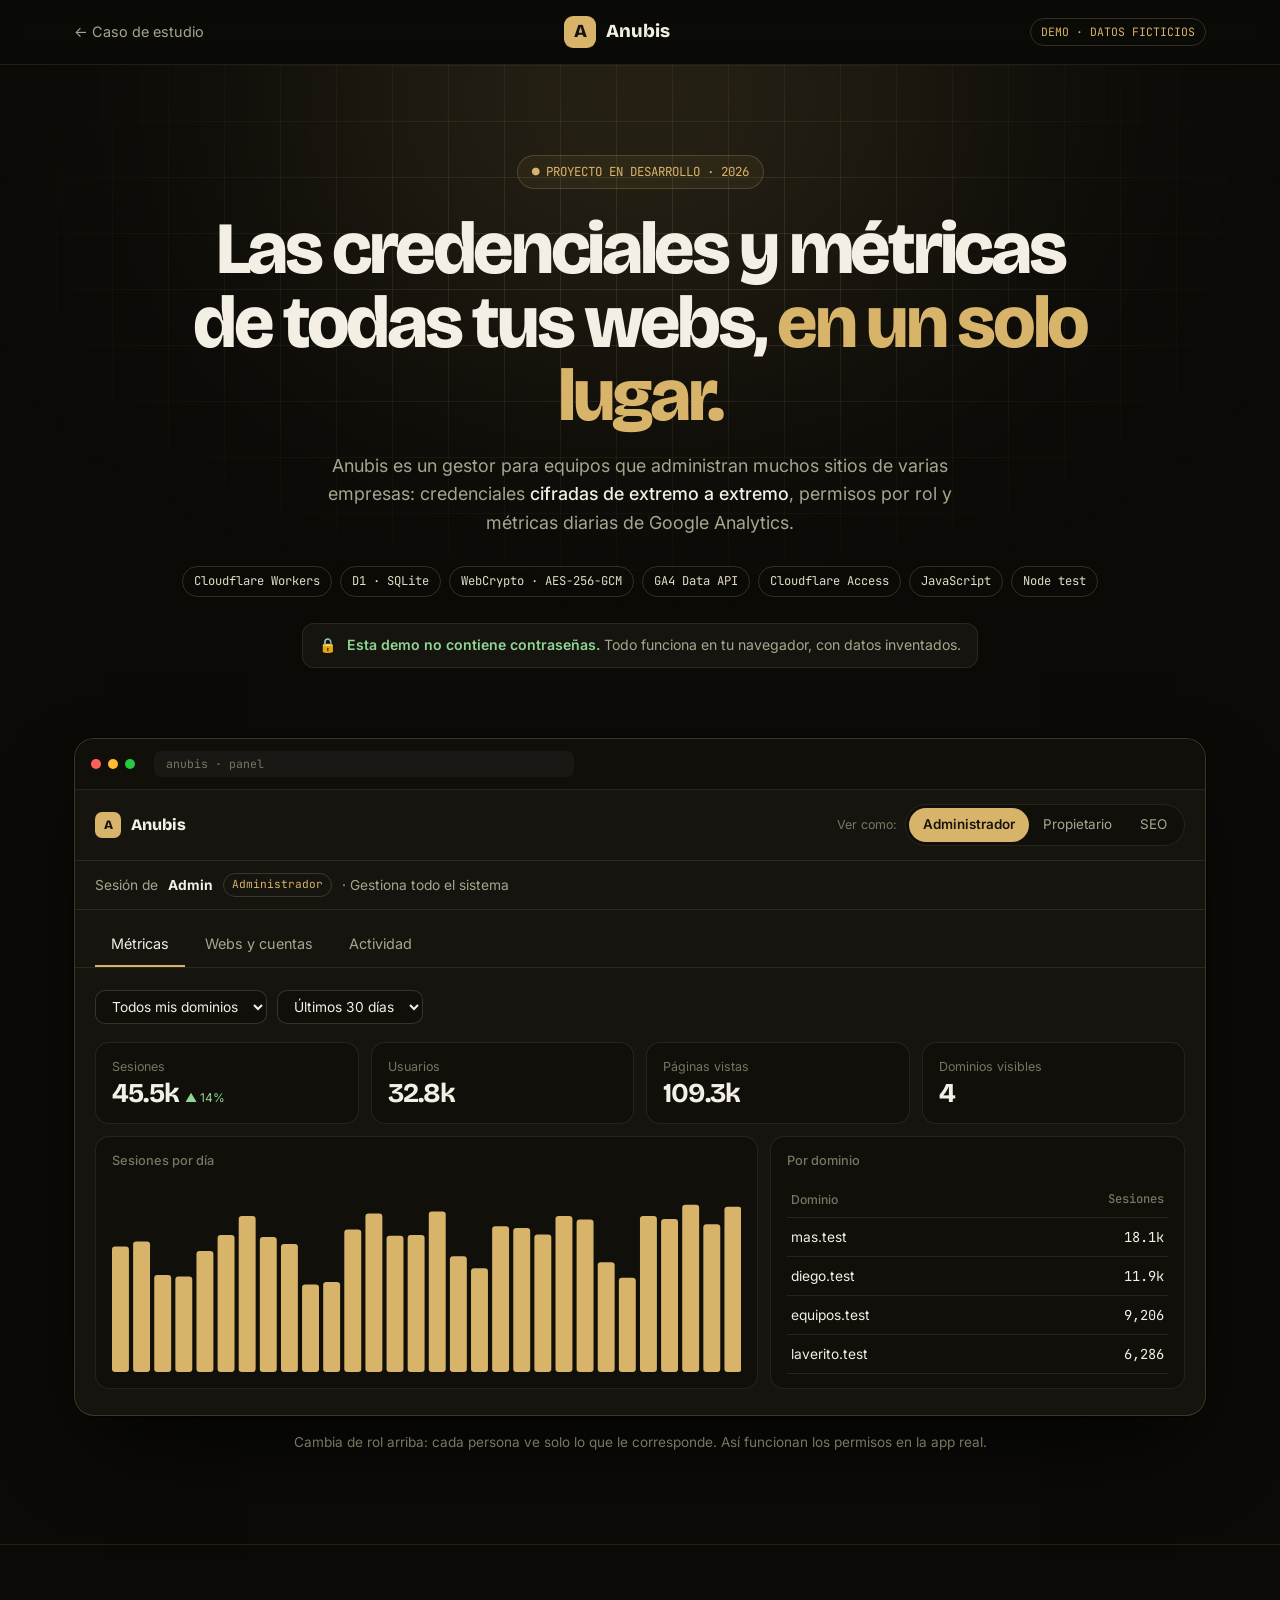
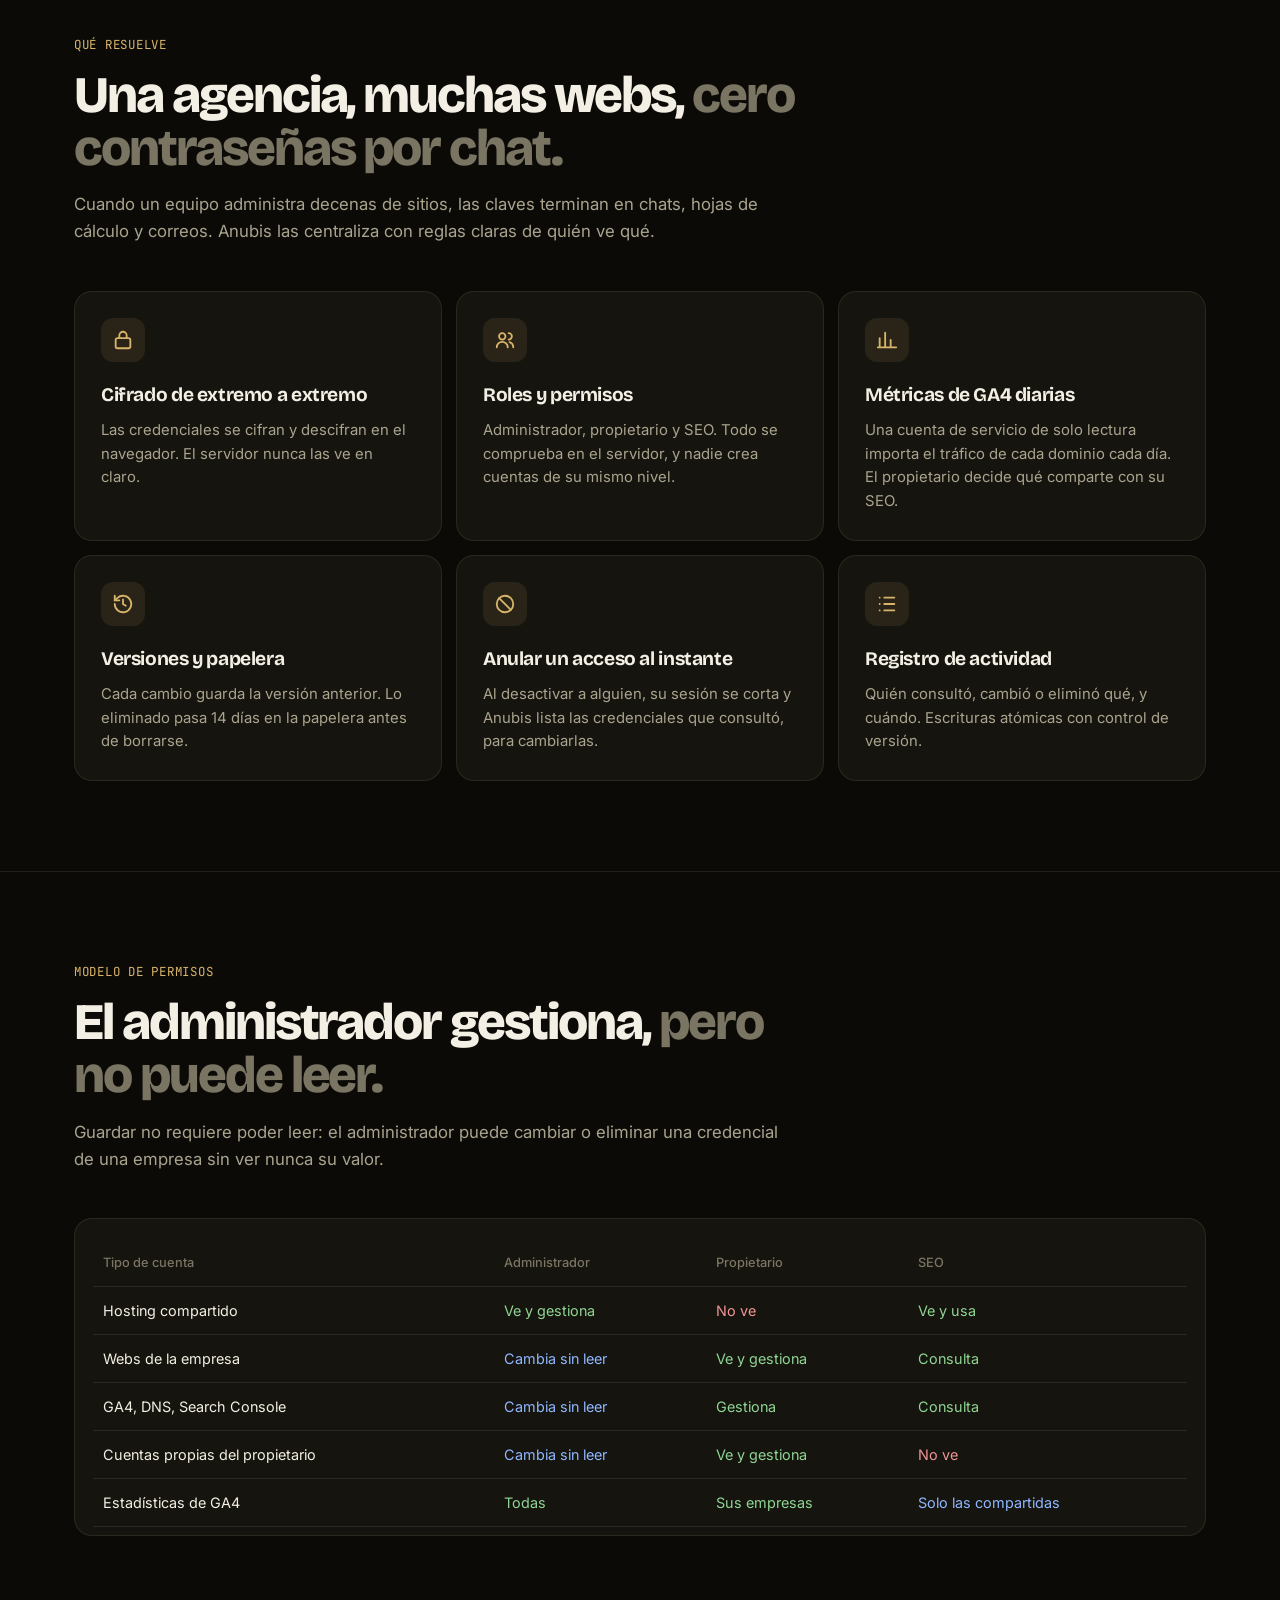
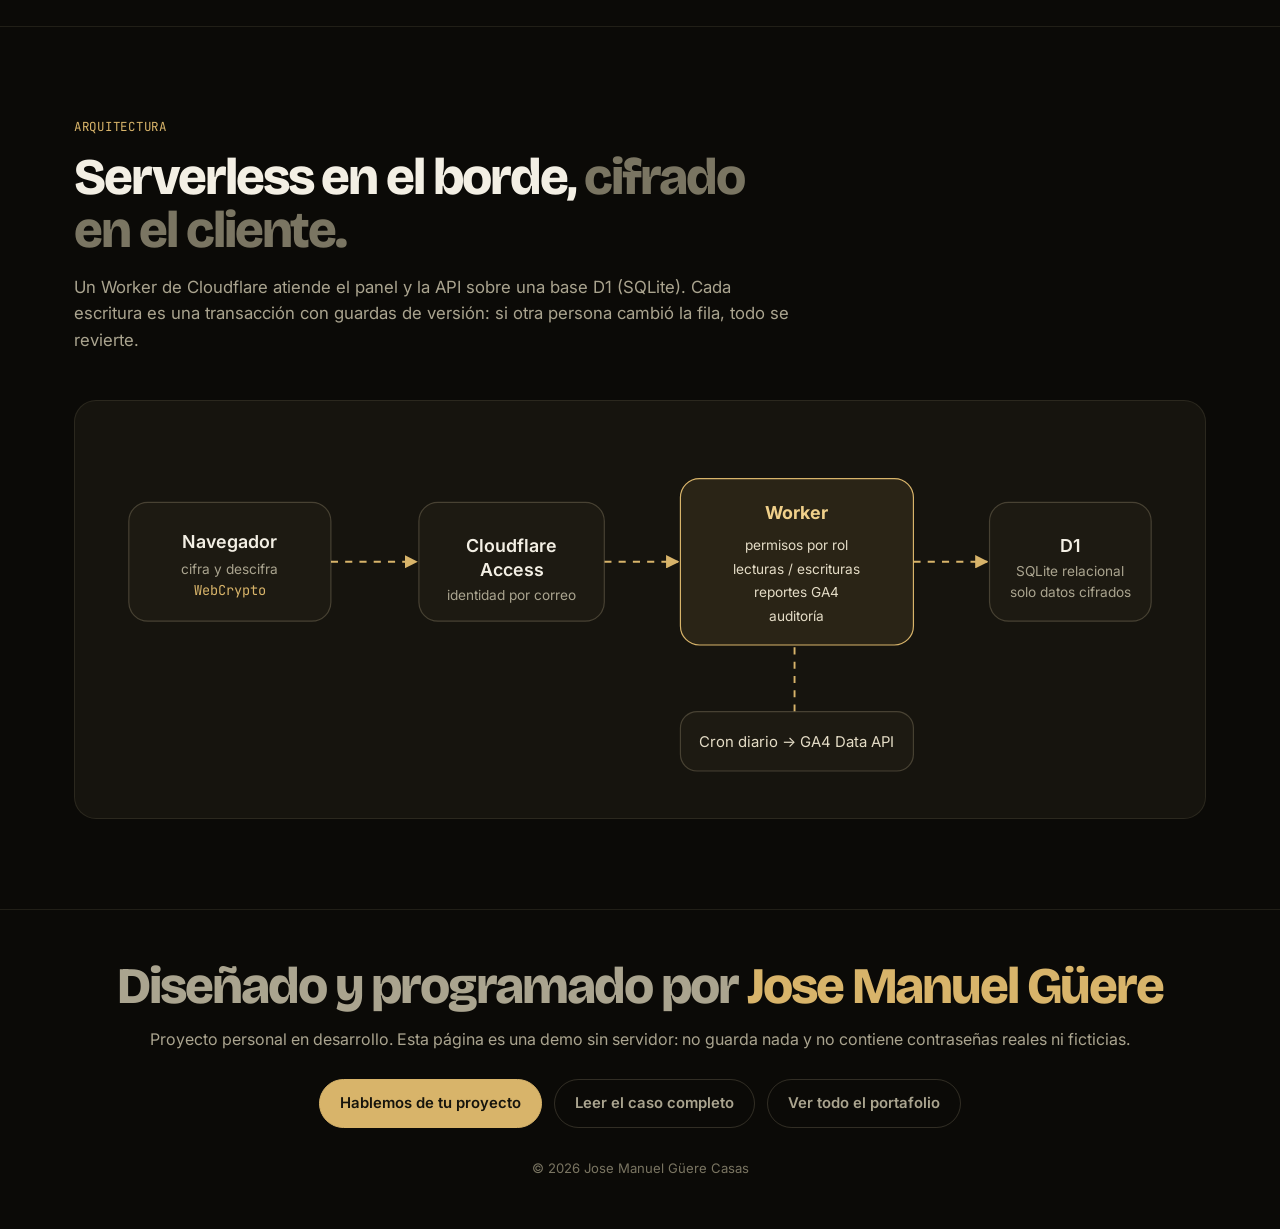
<file: anubis.html>
<!doctype html>
<html lang="es">
<head>
<meta charset="utf-8">
<meta name="viewport" content="width=device-width, initial-scale=1">
<title>Anubis — Demo interactiva</title>
<meta name="description" content="Anubis: gestor de credenciales con cifrado de extremo a extremo, roles y métricas de Google Analytics para equipos que administran muchas webs. Demo con datos ficticios.">
<meta property="og:title" content="Anubis — Demo interactiva">
<meta property="og:description" content="Credenciales cifradas de extremo a extremo, roles y métricas de GA4 para agencias. Proyecto de Jose Manuel Güere.">
<meta property="og:image" content="https://jguere2811.github.io/og.png">
<link rel="icon" href="data:image/svg+xml,%3Csvg xmlns='http://www.w3.org/2000/svg' viewBox='0 0 64 64'%3E%3Crect width='64' height='64' rx='16' fill='%23d8b46a'/%3E%3Ctext x='32' y='43' text-anchor='middle' font-family='Arial' font-weight='900' font-size='30' fill='%2316140c'%3EA%3C/text%3E%3C/svg%3E">
<link rel="preconnect" href="https://fonts.googleapis.com">
<link rel="preconnect" href="https://fonts.gstatic.com" crossorigin>
<link href="https://fonts.googleapis.com/css2?family=Bricolage+Grotesque:opsz,wght@12..96,700;12..96,800&family=Inter:wght@400;500;600&family=JetBrains+Mono:wght@400;500&display=swap" rel="stylesheet">
<style>
:root{
  --bg:#0b0a07; --bg-2:#110f0a; --card:#16140e; --card-2:#1d1a12; --line:rgba(255,236,190,.09); --line-2:rgba(255,236,190,.16);
  --text:#f3efe4; --muted:#aaa48f; --dim:#7a7562; --gold:#d8b46a; --gold-2:#f0d08a; --green:#8fd694; --red:#f09595; --blue:#8fb8ff;
  --display:"Bricolage Grotesque",Inter,system-ui,sans-serif; --mono:"JetBrains Mono",ui-monospace,monospace;
}
*{box-sizing:border-box;margin:0;padding:0}
[hidden]{display:none!important}
html{scroll-behavior:smooth}
body{background:var(--bg);color:var(--text);font-family:Inter,system-ui,sans-serif;line-height:1.6;-webkit-font-smoothing:antialiased;overflow-x:hidden}
a{color:inherit;text-decoration:none}
button{font:inherit;color:inherit;background:none;border:none;cursor:pointer}
::selection{background:var(--gold);color:#16140c}
.wrap{max-width:1180px;margin:0 auto;padding:0 24px}
.mono{font-family:var(--mono)}

/* top */
.top{position:sticky;top:0;z-index:20;background:rgba(11,10,7,.8);backdrop-filter:blur(12px);-webkit-backdrop-filter:blur(12px);border-bottom:1px solid var(--line)}
.top .wrap{display:flex;align-items:center;justify-content:space-between;height:64px;gap:16px}
.back{display:inline-flex;align-items:center;gap:8px;color:var(--muted);font-size:.9rem}
.back:hover{color:var(--text)}
.brand{display:flex;align-items:center;gap:10px;font-family:var(--display);font-weight:800;font-size:1.15rem}
.brand i{width:32px;height:32px;border-radius:9px;background:var(--gold);color:#16140c;display:grid;place-items:center;font-style:normal}
.pill{font-family:var(--mono);font-size:.72rem;padding:4px 10px;border-radius:999px;border:1px solid var(--line-2);color:var(--gold)}

/* hero */
.hero{position:relative;padding:90px 0 60px;overflow:hidden;text-align:center}
.hero::before{content:"";position:absolute;inset:0;background-image:linear-gradient(var(--line) 1px,transparent 1px),linear-gradient(90deg,var(--line) 1px,transparent 1px);background-size:56px 56px;mask-image:radial-gradient(ellipse 70% 70% at 50% 30%,#000 20%,transparent 75%);-webkit-mask-image:radial-gradient(ellipse 70% 70% at 50% 30%,#000 20%,transparent 75%)}
.glow{position:absolute;width:700px;height:420px;left:50%;top:-180px;transform:translateX(-50%);background:var(--gold);filter:blur(140px);opacity:.18;border-radius:50%}
.hero .wrap{position:relative}
.eyebrow{display:inline-flex;align-items:center;gap:8px;font-family:var(--mono);font-size:.78rem;color:var(--gold);border:1px solid var(--line-2);border-radius:999px;padding:6px 14px;background:rgba(216,180,106,.06)}
h1{font-family:var(--display);font-weight:800;font-size:clamp(2.4rem,6vw,4.6rem);line-height:1;letter-spacing:-.045em;margin:24px auto 18px;max-width:900px}
h1 em{font-style:normal;color:var(--gold)}
.lead{color:var(--muted);font-size:1.12rem;max-width:660px;margin:0 auto}
.chips{display:flex;flex-wrap:wrap;gap:8px;justify-content:center;margin-top:28px}
.chip{font-family:var(--mono);font-size:.76rem;padding:5px 11px;border-radius:999px;border:1px solid var(--line-2);color:#e4dcc6}
.notice{display:inline-flex;align-items:center;gap:10px;margin-top:26px;font-size:.88rem;color:var(--muted);background:var(--card);border:1px solid var(--line);border-radius:12px;padding:10px 16px}
.notice b{color:var(--green);font-weight:600}

/* demo */
.demo-sec{padding:10px 0 90px}
.app{background:var(--card);border:1px solid var(--line-2);border-radius:20px;overflow:hidden;box-shadow:0 40px 90px -30px rgba(0,0,0,.9),0 0 0 1px rgba(0,0,0,.5)}
.chrome{display:flex;align-items:center;gap:7px;padding:12px 16px;border-bottom:1px solid var(--line);background:var(--bg-2)}
.chrome i{width:10px;height:10px;border-radius:50%;background:#3a372c}
.chrome i:nth-child(1){background:#ff5f57}.chrome i:nth-child(2){background:#febc2e}.chrome i:nth-child(3){background:#28c840}
.chrome .url{margin-left:12px;flex:1;max-width:420px;background:rgba(255,255,255,.04);border-radius:7px;padding:4px 12px;font-family:var(--mono);font-size:.72rem;color:var(--dim)}
.appbar{display:flex;align-items:center;gap:14px;flex-wrap:wrap;padding:14px 20px;border-bottom:1px solid var(--line)}
.appbar .brand{font-size:1rem}.appbar .brand i{width:26px;height:26px;font-size:.8rem;border-radius:7px}
.roles{margin-left:auto;display:flex;align-items:center;gap:8px;flex-wrap:wrap}
.roles small{color:var(--dim);font-size:.78rem}
.seg{display:flex;background:var(--bg-2);border:1px solid var(--line);border-radius:999px;padding:3px}
.seg button{padding:6px 14px;border-radius:999px;font-size:.84rem;color:var(--muted);transition:.2s}
.seg button.on{background:var(--gold);color:#16140c;font-weight:600}
.who{padding:12px 20px;font-size:.86rem;color:var(--muted);border-bottom:1px solid var(--line);display:flex;gap:10px;align-items:center;flex-wrap:wrap}
.who b{color:var(--text)}
.tag{font-family:var(--mono);font-size:.7rem;padding:2px 8px;border-radius:999px;border:1px solid var(--line-2);color:var(--gold)}
.tabs{display:flex;gap:4px;padding:12px 20px 0;border-bottom:1px solid var(--line);overflow-x:auto}
.tabs button{padding:10px 16px;font-size:.9rem;color:var(--muted);border-bottom:2px solid transparent;white-space:nowrap}
.tabs button.on{color:var(--text);border-color:var(--gold)}
.pane{padding:22px 20px 26px;min-height:420px}

.filters{display:flex;gap:10px;flex-wrap:wrap;margin-bottom:18px;align-items:center}
select{font:inherit;font-size:.86rem;background:var(--bg-2);color:var(--text);border:1px solid var(--line-2);border-radius:10px;padding:7px 12px}
.kpis{display:grid;grid-template-columns:repeat(4,1fr);gap:12px}
.kpi{background:var(--bg-2);border:1px solid var(--line);border-radius:14px;padding:14px 16px}
.kpi small{color:var(--dim);font-size:.78rem;display:block}
.kpi b{font-family:var(--display);font-size:1.7rem;letter-spacing:-.03em;line-height:1.2}
.kpi em{font-style:normal;font-size:.75rem;color:var(--green);margin-left:6px}
.grid2{display:grid;grid-template-columns:1.6fr 1fr;gap:12px;margin-top:12px}
.box{background:var(--bg-2);border:1px solid var(--line);border-radius:14px;padding:14px 16px}
.box h4{font-size:.8rem;color:var(--dim);font-weight:500;margin-bottom:10px}
#chart{width:100%;height:190px;display:block}
#chart rect{fill:var(--gold);transition:height .4s,y .4s}
#chart rect:hover{fill:var(--gold-2)}
table{width:100%;border-collapse:collapse;font-size:.86rem}
td,th{padding:8px 4px;border-bottom:1px solid var(--line);text-align:left}
th{color:var(--dim);font-weight:500;font-size:.76rem}
td.n,th.n{text-align:right;font-family:var(--mono)}
.empty{display:grid;place-items:center;text-align:center;gap:10px;padding:60px 20px;color:var(--muted)}
.empty .ic{width:52px;height:52px;border-radius:14px;display:grid;place-items:center;background:rgba(240,149,149,.1);color:var(--red);font-size:1.4rem}

.co{margin-bottom:22px}
.co h3{font-family:var(--display);font-size:1.15rem;letter-spacing:-.02em;display:flex;align-items:center;gap:10px;margin-bottom:10px}
.co h3 span{font-family:var(--mono);font-size:.72rem;color:var(--dim);font-weight:400}
.acc{display:grid;grid-template-columns:auto 1fr auto;gap:14px;align-items:center;background:var(--bg-2);border:1px solid var(--line);border-radius:14px;padding:12px 14px;margin-bottom:8px}
.acc .lk{width:36px;height:36px;border-radius:10px;display:grid;place-items:center;background:rgba(216,180,106,.1);color:var(--gold)}
.acc .lk svg{width:18px;height:18px}
.acc b{display:block;font-size:.93rem}
.acc small{color:var(--dim);font-size:.78rem}
.acc .val{font-family:var(--mono);font-size:.78rem;color:var(--dim);letter-spacing:.1em}
.perm{font-size:.76rem;font-weight:600;padding:5px 10px;border-radius:999px;white-space:nowrap}
.perm.ok{background:rgba(143,214,148,.1);color:var(--green)}
.perm.blind{background:rgba(143,184,255,.1);color:var(--blue)}
.perm.no{background:rgba(240,149,149,.1);color:var(--red)}
.btn-ver{font-size:.78rem;border:1px solid var(--line-2);border-radius:8px;padding:5px 10px;margin-left:8px;color:var(--muted)}
.btn-ver:hover{color:var(--text);border-color:var(--gold)}
.right{display:flex;align-items:center;flex-wrap:wrap;justify-content:flex-end;gap:6px}

.log{display:grid;gap:0}
.ev{display:grid;grid-template-columns:110px 1fr;gap:14px;padding:12px 0;border-bottom:1px solid var(--line);font-size:.88rem}
.ev time{font-family:var(--mono);font-size:.76rem;color:var(--dim)}
.ev b{font-weight:600}
.ev .k{color:var(--gold)}

@media (max-width:860px){.kpis{grid-template-columns:1fr 1fr}.grid2{grid-template-columns:1fr}.roles{margin-left:0;width:100%}}
@media (max-width:520px){.acc{grid-template-columns:auto 1fr}.acc .right{grid-column:1/-1;justify-content:flex-start}.ev{grid-template-columns:1fr;gap:2px}.chrome .url{display:none}.seg button{padding:6px 10px;font-size:.8rem}}

/* sections */
section.info{padding:90px 0;border-top:1px solid var(--line)}
.sh{max-width:720px;margin-bottom:46px}
.lbl{font-family:var(--mono);font-size:.78rem;color:var(--gold);letter-spacing:.06em;margin-bottom:14px}
h2{font-family:var(--display);font-weight:800;font-size:clamp(2rem,4.5vw,3.2rem);line-height:1.04;letter-spacing:-.04em}
h2 span{color:var(--dim)}
.sh p{color:var(--muted);margin-top:16px;font-size:1.05rem}
.feats{display:grid;grid-template-columns:repeat(3,1fr);gap:14px}
.feat{background:var(--card);border:1px solid var(--line);border-radius:18px;padding:26px}
.feat .ic{width:44px;height:44px;border-radius:12px;display:grid;place-items:center;background:rgba(216,180,106,.1);color:var(--gold);margin-bottom:18px}
.feat .ic svg{width:22px;height:22px}
.feat h3{font-family:var(--display);font-size:1.2rem;letter-spacing:-.02em;margin-bottom:8px}
.feat p{color:var(--muted);font-size:.93rem}
@media (max-width:900px){.feats{grid-template-columns:1fr 1fr}}
@media (max-width:560px){.feats{grid-template-columns:1fr}}
.arch{background:var(--card);border:1px solid var(--line);border-radius:22px;padding:30px;overflow-x:auto}
.arch svg{display:block;width:100%;min-width:720px;height:auto}
.flowdash{stroke-dasharray:6 6;animation:dash 1s linear infinite}
@keyframes dash{to{stroke-dashoffset:-12}}
.role-table{width:100%;margin-top:14px}
.role-table td,.role-table th{padding:12px 10px;font-size:.9rem}
.role-table th{font-size:.8rem}
.y{color:var(--green)}.b{color:var(--blue)}.x{color:var(--red)}
.tw{background:var(--card);border:1px solid var(--line);border-radius:18px;padding:8px 18px;overflow-x:auto}
.tw table{min-width:560px}

footer{border-top:1px solid var(--line);padding:50px 0;text-align:center;color:var(--muted)}
footer h2{margin-bottom:14px}
.cta{display:flex;justify-content:center;gap:12px;flex-wrap:wrap;margin-top:26px}
.btn{display:inline-flex;align-items:center;gap:8px;padding:12px 20px;border-radius:999px;font-weight:600;font-size:.93rem;border:1px solid var(--line-2);transition:transform .2s}
.btn:hover{transform:translateY(-2px)}
.btn.gold{background:var(--gold);color:#16140c;border-color:var(--gold)}
.small{font-size:.82rem;color:var(--dim);margin-top:30px}

.toast{position:fixed;left:50%;bottom:26px;transform:translate(-50%,20px);max-width:calc(100vw - 32px);background:var(--card-2);border:1px solid var(--gold);color:var(--text);font-size:.9rem;padding:12px 18px;border-radius:14px;opacity:0;transition:.3s;pointer-events:none;z-index:50;box-shadow:0 20px 40px rgba(0,0,0,.6)}
.toast.show{opacity:1;transform:translate(-50%,0)}
@media (prefers-reduced-motion:reduce){*{animation:none!important;transition:none!important}html{scroll-behavior:auto}}
</style>
</head>
<body>

<div class="top">
  <div class="wrap">
    <a class="back" href="proyectos/anubis.html">← Caso de estudio</a>
    <span class="brand"><i>A</i>Anubis</span>
    <span class="pill">DEMO · DATOS FICTICIOS</span>
  </div>
</div>

<header class="hero">
  <div class="glow"></div>
  <div class="wrap">
    <span class="eyebrow">● PROYECTO EN DESARROLLO · 2026</span>
    <h1>Las credenciales y métricas de todas tus webs, <em>en un solo lugar.</em></h1>
    <p class="lead">Anubis es un gestor para equipos que administran muchos sitios de varias empresas: credenciales <b style="color:var(--text);font-weight:500">cifradas de extremo a extremo</b>, permisos por rol y métricas diarias de Google Analytics.</p>
    <div class="chips"><span class="chip">Cloudflare Workers</span><span class="chip">D1 · SQLite</span><span class="chip">WebCrypto · AES-256-GCM</span><span class="chip">GA4 Data API</span><span class="chip">Cloudflare Access</span><span class="chip">JavaScript</span><span class="chip">Node test</span></div>
    <div class="notice">🔒 <span><b>Esta demo no contiene contraseñas.</b> Todo funciona en tu navegador, con datos inventados.</span></div>
  </div>
</header>

<!-- ============ DEMO ============ -->
<section class="demo-sec" id="demo">
  <div class="wrap">
    <div class="app">
      <div class="chrome"><i></i><i></i><i></i><span class="url">anubis · panel</span></div>
      <div class="appbar">
        <span class="brand"><i>A</i>Anubis</span>
        <div class="roles"><small>Ver como:</small>
          <div class="seg" id="roles">
            <button data-role="admin" class="on">Administrador</button>
            <button data-role="owner">Propietario</button>
            <button data-role="seo">SEO</button>
          </div>
        </div>
      </div>
      <div class="who" id="who"></div>
      <div class="tabs" id="tabs">
        <button data-tab="metricas" class="on">Métricas</button>
        <button data-tab="webs">Webs y cuentas</button>
        <button data-tab="actividad">Actividad</button>
      </div>

      <div class="pane" id="p-metricas">
        <div class="filters">
          <select id="f-dom" aria-label="Dominio"></select>
          <select id="f-dias" aria-label="Periodo"><option value="7">Últimos 7 días</option><option value="30" selected>Últimos 30 días</option></select>
        </div>
        <div class="kpis">
          <div class="kpi"><small>Sesiones</small><b id="k-ses">0</b><em id="k-var"></em></div>
          <div class="kpi"><small>Usuarios</small><b id="k-usr">0</b></div>
          <div class="kpi"><small>Páginas vistas</small><b id="k-pv">0</b></div>
          <div class="kpi"><small>Dominios visibles</small><b id="k-dom">0</b></div>
        </div>
        <div class="grid2">
          <div class="box"><h4>Sesiones por día</h4><svg id="chart" viewBox="0 0 600 190" preserveAspectRatio="none"></svg></div>
          <div class="box"><h4>Por dominio</h4><table><thead><tr><th>Dominio</th><th class="n">Sesiones</th></tr></thead><tbody id="t-dom"></tbody></table></div>
        </div>
      </div>

      <div class="pane" id="p-webs" hidden></div>
      <div class="pane" id="p-actividad" hidden></div>
    </div>
    <p style="text-align:center;color:var(--dim);font-size:.85rem;margin-top:16px">Cambia de rol arriba: cada persona ve solo lo que le corresponde. Así funcionan los permisos en la app real.</p>
  </div>
</section>

<!-- ============ FEATURES ============ -->
<section class="info">
  <div class="wrap">
    <div class="sh">
      <div class="lbl">QUÉ RESUELVE</div>
      <h2>Una agencia, muchas webs, <span>cero contraseñas por chat.</span></h2>
      <p>Cuando un equipo administra decenas de sitios, las claves terminan en chats, hojas de cálculo y correos. Anubis las centraliza con reglas claras de quién ve qué.</p>
    </div>
    <div class="feats">
      <div class="feat"><div class="ic"><svg viewBox="0 0 24 24" fill="none" stroke="currentColor" stroke-width="2" stroke-linecap="round"><rect x="4" y="10" width="16" height="11" rx="2"/><path d="M8 10V7a4 4 0 0 1 8 0v3"/></svg></div><h3>Cifrado de extremo a extremo</h3><p>Las credenciales se cifran y descifran en el navegador. El servidor nunca las ve en claro.</p></div>
      <div class="feat"><div class="ic"><svg viewBox="0 0 24 24" fill="none" stroke="currentColor" stroke-width="2" stroke-linecap="round"><circle cx="9" cy="8" r="3.5"/><path d="M3 20c0-3.3 2.7-6 6-6s6 2.7 6 6"/><path d="M16 4.5a3.5 3.5 0 0 1 0 7M21 20c0-2.6-1.6-4.9-4-5.7"/></svg></div><h3>Roles y permisos</h3><p>Administrador, propietario y SEO. Todo se comprueba en el servidor, y nadie crea cuentas de su mismo nivel.</p></div>
      <div class="feat"><div class="ic"><svg viewBox="0 0 24 24" fill="none" stroke="currentColor" stroke-width="2" stroke-linecap="round"><path d="M4 20V10M10 20V4M16 20v-8M22 20H2"/></svg></div><h3>Métricas de GA4 diarias</h3><p>Una cuenta de servicio de solo lectura importa el tráfico de cada dominio cada día. El propietario decide qué comparte con su SEO.</p></div>
      <div class="feat"><div class="ic"><svg viewBox="0 0 24 24" fill="none" stroke="currentColor" stroke-width="2" stroke-linecap="round"><path d="M3 12a9 9 0 1 0 3-6.7L3 8"/><path d="M3 3v5h5M12 7v5l3 2"/></svg></div><h3>Versiones y papelera</h3><p>Cada cambio guarda la versión anterior. Lo eliminado pasa 14 días en la papelera antes de borrarse.</p></div>
      <div class="feat"><div class="ic"><svg viewBox="0 0 24 24" fill="none" stroke="currentColor" stroke-width="2" stroke-linecap="round"><circle cx="12" cy="12" r="9"/><path d="M5.6 5.6l12.8 12.8"/></svg></div><h3>Anular un acceso al instante</h3><p>Al desactivar a alguien, su sesión se corta y Anubis lista las credenciales que consultó, para cambiarlas.</p></div>
      <div class="feat"><div class="ic"><svg viewBox="0 0 24 24" fill="none" stroke="currentColor" stroke-width="2" stroke-linecap="round"><path d="M9 5h11M9 12h11M9 19h11M4 5h.01M4 12h.01M4 19h.01"/></svg></div><h3>Registro de actividad</h3><p>Quién consultó, cambió o eliminó qué, y cuándo. Escrituras atómicas con control de versión.</p></div>
    </div>
  </div>
</section>

<!-- ============ ROLES ============ -->
<section class="info">
  <div class="wrap">
    <div class="sh">
      <div class="lbl">MODELO DE PERMISOS</div>
      <h2>El administrador gestiona, <span>pero no puede leer.</span></h2>
      <p>Guardar no requiere poder leer: el administrador puede cambiar o eliminar una credencial de una empresa sin ver nunca su valor.</p>
    </div>
    <div class="tw">
      <table class="role-table">
        <thead><tr><th>Tipo de cuenta</th><th>Administrador</th><th>Propietario</th><th>SEO</th></tr></thead>
        <tbody>
          <tr><td>Hosting compartido</td><td class="y">Ve y gestiona</td><td class="x">No ve</td><td class="y">Ve y usa</td></tr>
          <tr><td>Webs de la empresa</td><td class="b">Cambia sin leer</td><td class="y">Ve y gestiona</td><td class="y">Consulta</td></tr>
          <tr><td>GA4, DNS, Search Console</td><td class="b">Cambia sin leer</td><td class="y">Gestiona</td><td class="y">Consulta</td></tr>
          <tr><td>Cuentas propias del propietario</td><td class="b">Cambia sin leer</td><td class="y">Ve y gestiona</td><td class="x">No ve</td></tr>
          <tr><td>Estadísticas de GA4</td><td class="y">Todas</td><td class="y">Sus empresas</td><td class="b">Solo las compartidas</td></tr>
        </tbody>
      </table>
    </div>
  </div>
</section>

<!-- ============ ARCH ============ -->
<section class="info">
  <div class="wrap">
    <div class="sh">
      <div class="lbl">ARQUITECTURA</div>
      <h2>Serverless en el borde, <span>cifrado en el cliente.</span></h2>
      <p>Un Worker de Cloudflare atiende el panel y la API sobre una base D1 (SQLite). Cada escritura es una transacción con guardas de versión: si otra persona cambió la fila, todo se revierte.</p>
    </div>
    <div class="arch">
      <svg viewBox="0 0 900 300" font-family="Inter, sans-serif">
        <defs><marker id="ar" viewBox="0 0 10 10" refX="9" refY="5" markerWidth="7" markerHeight="7" orient="auto"><path d="M0 0L10 5L0 10z" fill="#d8b46a"/></marker></defs>
        <g fill="none" stroke="#d8b46a" stroke-width="1.6" marker-end="url(#ar)">
          <path class="flowdash" d="M190 110 H262"/><path class="flowdash" d="M420 110 H482"/><path class="flowdash" d="M680 110 H742"/>
          <path class="flowdash" d="M580 236 V160"/>
        </g>
        <g>
          <rect x="20" y="60" width="170" height="100" rx="16" fill="#1d1a12" stroke="rgba(255,236,190,.2)"/>
          <text x="105" y="98" text-anchor="middle" font-size="15" font-weight="600" fill="#f3efe4">Navegador</text>
          <text x="105" y="120" text-anchor="middle" font-size="11.5" fill="#aaa48f">cifra y descifra</text>
          <text x="105" y="138" text-anchor="middle" font-size="11.5" fill="#d8b46a" font-family="JetBrains Mono">WebCrypto</text>

          <rect x="264" y="60" width="156" height="100" rx="16" fill="#1d1a12" stroke="rgba(255,236,190,.2)"/>
          <text x="342" y="102" text-anchor="middle" font-size="15" font-weight="600" fill="#f3efe4">Cloudflare</text>
          <text x="342" y="122" text-anchor="middle" font-size="15" font-weight="600" fill="#f3efe4">Access</text>
          <text x="342" y="142" text-anchor="middle" font-size="11.5" fill="#aaa48f">identidad por correo</text>

          <rect x="484" y="40" width="196" height="140" rx="16" fill="#2a2416" stroke="#d8b46a"/>
          <text x="582" y="74" text-anchor="middle" font-size="15" font-weight="700" fill="#f0d08a">Worker</text>
          <text x="582" y="100" text-anchor="middle" font-size="11.5" fill="#e4dcc6">permisos por rol</text>
          <text x="582" y="120" text-anchor="middle" font-size="11.5" fill="#e4dcc6">lecturas / escrituras</text>
          <text x="582" y="140" text-anchor="middle" font-size="11.5" fill="#e4dcc6">reportes GA4</text>
          <text x="582" y="160" text-anchor="middle" font-size="11.5" fill="#e4dcc6">auditoría</text>

          <rect x="744" y="60" width="136" height="100" rx="16" fill="#1d1a12" stroke="rgba(255,236,190,.2)"/>
          <text x="812" y="102" text-anchor="middle" font-size="15" font-weight="600" fill="#f3efe4">D1</text>
          <text x="812" y="122" text-anchor="middle" font-size="11.5" fill="#aaa48f">SQLite relacional</text>
          <text x="812" y="140" text-anchor="middle" font-size="11.5" fill="#aaa48f">solo datos cifrados</text>

          <rect x="484" y="236" width="196" height="50" rx="14" fill="#1d1a12" stroke="rgba(255,236,190,.2)"/>
          <text x="582" y="266" text-anchor="middle" font-size="12.5" fill="#e4dcc6">Cron diario → GA4 Data API</text>
        </g>
      </svg>
    </div>
  </div>
</section>

<footer>
  <div class="wrap">
    <h2>Diseñado y programado por <span style="color:var(--gold)">Jose Manuel Güere</span></h2>
    <p>Proyecto personal en desarrollo. Esta página es una demo sin servidor: no guarda nada y no contiene contraseñas reales ni ficticias.</p>
    <div class="cta">
      <a class="btn gold" href="./#contacto">Hablemos de tu proyecto</a>
      <a class="btn" href="proyectos/anubis.html">Leer el caso completo</a>
      <a class="btn" href="./">Ver todo el portafolio</a>
    </div>
    <p class="small">© <span id="y"></span> Jose Manuel Güere Casas</p>
  </div>
</footer>
<div class="toast" id="toast"></div>

<script>
(() => {
  // ---------- datos ficticios ----------
  const EMP = {
    Yolanda: { doms: ['mas.test', 'equipos.test'] },
    Kamus:   { doms: ['diego.test', 'laverito.test'] }
  };
  const ROLES = {
    admin: { name: 'Admin', email: 'admin@anubis.test', label: 'Administrador', desc: 'Gestiona todo el sistema', doms: ['mas.test','equipos.test','diego.test','laverito.test'], emps: ['Yolanda','Kamus'], log: true },
    owner: { name: 'Juan', email: 'juan@anubis.test', label: 'Propietario', desc: 'Socio de Yolanda y Kamus', doms: ['mas.test','equipos.test','diego.test','laverito.test'], emps: ['Yolanda','Kamus'], log: true },
    seo:   { name: 'Ana', email: 'ana@anubis.test', label: 'SEO', desc: 'Trabaja para Yolanda · Juan le compartió las métricas de mas.test', doms: ['mas.test'], emps: ['Yolanda'], log: false }
  };
  // cuentas: [nombre, detalle, tipo, empresa]  (sin valores: esta demo no tiene contraseñas)
  const ACC = [
    ['Hosting compartido', 'Panel del hosting · varios dominios', 'compartida', null],
    ['WordPress · mas.test', 'Acceso de administrador del sitio', 'web', 'Yolanda'],
    ['WordPress · equipos.test', 'Acceso de administrador del sitio', 'web', 'Yolanda'],
    ['Google Analytics 4', 'Propiedad de la empresa', 'infra', 'Yolanda'],
    ['Registrador del dominio', 'Cuenta propia de Juan', 'propia', 'Yolanda'],
    ['WordPress · diego.test', 'Acceso de administrador del sitio', 'web', 'Kamus'],
    ['DNS de la empresa', 'Zona DNS de Kamus', 'infra', 'Kamus'],
  ];
  const PERM = { // por tipo y rol: ok (ve), blind (cambia sin leer), no (no ve)
    compartida: { admin: 'ok', owner: 'no', seo: 'ok' },
    web:        { admin: 'blind', owner: 'ok', seo: 'ok' },
    infra:      { admin: 'blind', owner: 'ok', seo: 'ok' },
    propia:     { admin: 'blind', owner: 'ok', seo: 'no' }
  };
  const PERM_TXT = { ok: 'Puede ver', blind: 'Cambia sin leer', no: 'No ve' };

  // series deterministas por dominio
  const rnd = s => () => (s = (s * 16807) % 2147483647) / 2147483647;
  const SERIES = {};
  Object.values(EMP).flatMap(e => e.doms).forEach((d, i) => {
    const r = rnd(1000 + i * 977), base = [520, 260, 340, 180][i];
    SERIES[d] = Array.from({ length: 60 }, (_, k) => Math.round(base * (0.75 + r() * 0.5) * (1 + k / 160) * ([0,6].includes((k + 2) % 7) ? 0.7 : 1)));
  });

  let role = 'admin', tab = 'metricas';
  const $ = id => document.getElementById(id);
  const fmt = n => n >= 10000 ? (n / 1000).toFixed(1) + 'k' : n.toLocaleString('es-PE');
  const el = (tag, cls, txt) => { const e = document.createElement(tag); if (cls) e.className = cls; if (txt != null) e.textContent = txt; return e; };

  function renderWho() {
    const r = ROLES[role], w = $('who'); w.textContent = '';
    w.append('Sesión de ', el('b', null, r.name), ' ', el('span', 'tag', r.label), ' ', el('span', null, '· ' + r.desc));
  }

  function renderMetrics() {
    const r = ROLES[role], sel = $('f-dom'), prev = sel.value;
    sel.textContent = '';
    sel.append(new Option(r.doms.length > 1 ? 'Todos mis dominios' : r.doms[0], ''));
    if (r.doms.length > 1) r.doms.forEach(d => sel.append(new Option(d, d)));
    if (r.doms.includes(prev)) sel.value = prev;
    const doms = sel.value ? [sel.value] : r.doms, days = +$('f-dias').value;
    const sum = Array.from({ length: days }, (_, i) => doms.reduce((a, d) => a + SERIES[d][60 - days + i], 0));
    const prevSum = doms.reduce((a, d) => a + SERIES[d].slice(60 - 2 * days, 60 - days).reduce((x, y) => x + y, 0), 0);
    const tot = sum.reduce((a, b) => a + b, 0);
    $('k-ses').textContent = fmt(tot);
    const v = prevSum ? ((tot - prevSum) / prevSum * 100) : 0;
    $('k-var').textContent = (v >= 0 ? '▲ ' : '▼ ') + Math.abs(v).toFixed(0) + '%';
    $('k-var').style.color = v >= 0 ? 'var(--green)' : 'var(--red)';
    $('k-usr').textContent = fmt(Math.round(tot * 0.72));
    $('k-pv').textContent = fmt(Math.round(tot * 2.4));
    $('k-dom').textContent = doms.length;
    // chart
    const svg = $('chart'), max = Math.max(...sum) * 1.1, W = 600, H = 190, gap = days > 10 ? 4 : 10, bw = (W - gap * (days - 1)) / days;
    svg.textContent = '';
    sum.forEach((val, i) => {
      const h = val / max * (H - 6), rc = document.createElementNS('http://www.w3.org/2000/svg', 'rect');
      rc.setAttribute('x', i * (bw + gap)); rc.setAttribute('y', H - h); rc.setAttribute('width', bw); rc.setAttribute('height', h); rc.setAttribute('rx', 3);
      const t = document.createElementNS('http://www.w3.org/2000/svg', 'title'); t.textContent = val + ' sesiones'; rc.append(t);
      svg.append(rc);
    });
    // table
    const tb = $('t-dom'); tb.textContent = '';
    r.doms.map(d => [d, SERIES[d].slice(60 - days).reduce((a, b) => a + b, 0)]).sort((a, b) => b[1] - a[1]).forEach(([d, n]) => {
      const tr = el('tr'); tr.append(el('td', null, d), el('td', 'n', fmt(n))); tb.append(tr);
    });
  }

  const lockSvg = () => { const s = el('span', 'lk'); s.innerHTML = '<svg viewBox="0 0 24 24" fill="none" stroke="currentColor" stroke-width="2" stroke-linecap="round"><rect x="4" y="10" width="16" height="11" rx="2"/><path d="M8 10V7a4 4 0 0 1 8 0v3"/></svg>'; return s; };

  function renderWebs() {
    const p = $('p-webs'), r = ROLES[role]; p.textContent = '';
    const groups = [['Cuentas compartidas', ACC.filter(a => !a[3])], ...r.emps.map(e => [e, ACC.filter(a => a[3] === e)])];
    groups.forEach(([title, list]) => {
      const vis = list.filter(a => PERM[a[2]][role] !== 'no');
      const hidden = list.length - vis.length;
      const co = el('div', 'co'), h = el('h3', null, title);
      if (EMP[title]) h.append(el('span', null, EMP[title].doms.join(' · ')));
      co.append(h);
      vis.forEach(([n, d, t]) => {
        const p = PERM[t][role], row = el('div', 'acc'), mid = el('div'), right = el('div', 'right');
        mid.append(el('b', null, n), el('small', null, d));
        right.append(el('span', 'val', '•••••••• cifrado'), el('span', 'perm ' + p, PERM_TXT[p]));
        const b = el('button', 'btn-ver', p === 'ok' ? 'Ver' : 'Cambiar');
        b.onclick = () => toast(p === 'ok'
          ? 'En la app real, la credencial se descifra en tu navegador. Esta demo no contiene contraseñas.'
          : 'El administrador puede reemplazar esta credencial sin poder leerla nunca.');
        right.append(b);
        row.append(lockSvg(), mid, right); co.append(row);
      });
      if (hidden) co.append(el('p', null, '+ ' + hidden + (hidden > 1 ? ' cuentas que' : ' cuenta que') + ' no puedes ver con este rol')), co.lastChild.style.cssText = 'color:var(--red);font-size:.82rem;margin-top:4px';
      if (!list.length) return;
      p.append(co);
    });
  }

  function renderLog() {
    const p = $('p-actividad'); p.textContent = '';
    if (!ROLES[role].log) {
      const e = el('div', 'empty'); e.append(el('div', 'ic', '⦸'), el('b', null, 'Sin acceso'), el('span', null, 'El SEO no ve el registro de actividad. Solo el administrador y los propietarios de cada empresa.'));
      p.append(e); return;
    }
    const evs = [
      ['hoy 09:42', 'Ana', 'consultó', 'WordPress · mas.test'],
      ['hoy 09:15', 'Juan', 'compartió las métricas de', 'mas.test con Ana'],
      ['ayer 18:03', 'Admin', 'cambió (sin leer)', 'DNS de la empresa · Kamus'],
      ['ayer 11:27', 'Juan', 'envió a la papelera', 'WordPress · antiguo.test'],
      ['lun 16:50', 'Admin', 'creó la cuenta SEO de', 'Ana en Yolanda'],
      ['lun 08:00', 'Sistema', 'importó las métricas diarias de', 'GA4 · 4 dominios']
    ].filter(e => role === 'admin' || !e[3].includes('Kamus'));
    const log = el('div', 'log');
    evs.forEach(([t, who, act, what]) => {
      const r = el('div', 'ev'), d = el('div');
      d.append(el('b', null, who), ' ' + act + ' ', el('span', 'k', what));
      r.append(el('time', null, t), d); log.append(r);
    });
    p.append(log);
  }

  function render() {
    renderWho();
    ['metricas', 'webs', 'actividad'].forEach(t => $('p-' + t).hidden = t !== tab);
    if (tab === 'metricas') renderMetrics();
    if (tab === 'webs') renderWebs();
    if (tab === 'actividad') renderLog();
  }

  $('roles').addEventListener('click', e => {
    const b = e.target.closest('button'); if (!b) return;
    role = b.dataset.role;
    [...$('roles').children].forEach(x => x.classList.toggle('on', x === b));
    $('f-dom').value = ''; render();
  });
  $('tabs').addEventListener('click', e => {
    const b = e.target.closest('button'); if (!b) return;
    tab = b.dataset.tab;
    [...$('tabs').children].forEach(x => x.classList.toggle('on', x === b));
    render();
  });
  $('f-dom').onchange = renderMetrics; $('f-dias').onchange = renderMetrics;

  let tt; const toast = msg => { const t = $('toast'); t.textContent = '🔒 ' + msg; t.classList.add('show'); clearTimeout(tt); tt = setTimeout(() => t.classList.remove('show'), 3200); };
  $('y').textContent = new Date().getFullYear();
  render();
})();
</script>
</body>
</html>
</file>
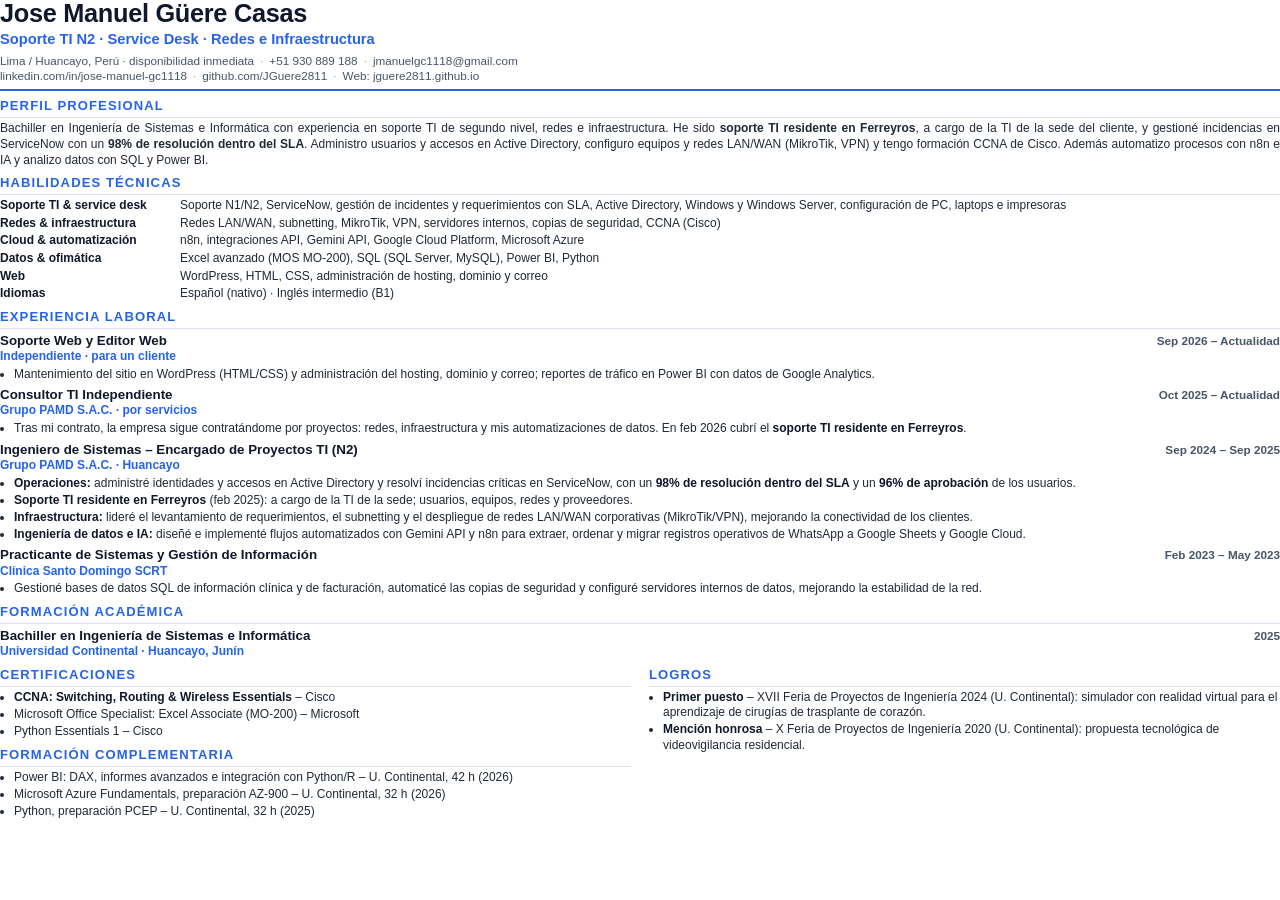
<file: cv-fuente/cv-ti.html>
<!doctype html>
<html lang="es">
<head>
<meta charset="utf-8">
<title>CV TI - Jose Manuel Güere Casas</title>
<style>
@page{size:A4;margin:8mm 10mm}
*{box-sizing:border-box;margin:0;padding:0}
body{font-family:"Segoe UI",Calibri,Arial,sans-serif;font-size:9pt;line-height:1.3;color:#1f2937}
a{color:inherit;text-decoration:none}
header{border-bottom:2.5px solid #2563eb;padding-bottom:6px;margin-bottom:5px}
h1{font-size:19pt;letter-spacing:-.3px;color:#0f172a;line-height:1.1}
.role{font-size:11pt;font-weight:600;color:#2563eb;margin:2px 0 4px}
.contact{font-size:8.8pt;color:#475569}
.contact span+span::before{content:"·";margin:0 6px;color:#94a3b8}
h2{font-size:9.8pt;text-transform:uppercase;letter-spacing:1.1px;color:#2563eb;margin:7px 0 3px;padding-bottom:2px;border-bottom:1px solid #dbe3f0}
p.summary{text-align:justify}
.skills{display:grid;grid-template-columns:172px 1fr;row-gap:2px;column-gap:8px}
.skills b{color:#0f172a}
.job{margin-bottom:4px;break-inside:avoid}
.jh{display:flex;justify-content:space-between;align-items:baseline;gap:10px}
.jh b{font-size:10pt;color:#0f172a}
.jh .d{font-size:8.8pt;color:#475569;white-space:nowrap;font-weight:600}
.org{color:#2563eb;font-weight:600;font-size:9pt}
ul{padding-left:14px;margin-top:2px}
li{margin-bottom:1.5px}
li strong{color:#0f172a}
.two{display:grid;grid-template-columns:1fr 1fr;gap:0 18px}
</style>
</head>
<body>
<header>
  <h1>Jose Manuel Güere Casas</h1>
  <div class="role">Soporte TI N2 · Service Desk · Redes e Infraestructura</div>
  <div class="contact">
    <span>Lima / Huancayo, Perú · disponibilidad inmediata</span><span>+51 930 889 188</span><span>jmanuelgc1118@gmail.com</span><br>
    <span>linkedin.com/in/jose-manuel-gc1118</span><span>github.com/JGuere2811</span><span>Web: jguere2811.github.io</span>
  </div>
</header>

<h2>Perfil profesional</h2>
<p class="summary">Bachiller en Ingeniería de Sistemas e Informática con experiencia en soporte TI de segundo nivel, redes e infraestructura. He sido <strong>soporte TI residente en Ferreyros</strong>, a cargo de la TI de la sede del cliente, y gestioné incidencias en ServiceNow con un <strong>98% de resolución dentro del SLA</strong>. Administro usuarios y accesos en Active Directory, configuro equipos y redes LAN/WAN (MikroTik, VPN) y tengo formación CCNA de Cisco. Además automatizo procesos con n8n e IA y analizo datos con SQL y Power BI.</p>

<h2>Habilidades técnicas</h2>
<div class="skills">
  <b>Soporte TI &amp; service desk</b><span>Soporte N1/N2, ServiceNow, gestión de incidentes y requerimientos con SLA, Active Directory, Windows y Windows Server, configuración de PC, laptops e impresoras</span>
  <b>Redes &amp; infraestructura</b><span>Redes LAN/WAN, subnetting, MikroTik, VPN, servidores internos, copias de seguridad, CCNA (Cisco)</span>
  <b>Cloud &amp; automatización</b><span>n8n, integraciones API, Gemini API, Google Cloud Platform, Microsoft Azure</span>
  <b>Datos &amp; ofimática</b><span>Excel avanzado (MOS MO-200), SQL (SQL Server, MySQL), Power BI, Python</span>
  <b>Web</b><span>WordPress, HTML, CSS, administración de hosting, dominio y correo</span>
  <b>Idiomas</b><span>Español (nativo) · Inglés intermedio (B1)</span>
</div>

<h2>Experiencia laboral</h2>
<div class="job">
  <div class="jh"><b>Soporte Web y Editor Web</b><span class="d">Sep 2026 – Actualidad</span></div>
  <div class="org">Independiente · para un cliente</div>
  <ul>
    <li>Mantenimiento del sitio en WordPress (HTML/CSS) y administración del hosting, dominio y correo; reportes de tráfico en Power BI con datos de Google Analytics.</li>
  </ul>
</div>
<div class="job">
  <div class="jh"><b>Consultor TI Independiente</b><span class="d">Oct 2025 – Actualidad</span></div>
  <div class="org">Grupo PAMD S.A.C. · por servicios</div>
  <ul>
    <li>Tras mi contrato, la empresa sigue contratándome por proyectos: redes, infraestructura y mis automatizaciones de datos. En feb 2026 cubrí el <strong>soporte TI residente en Ferreyros</strong>.</li>
  </ul>
</div>
<div class="job">
  <div class="jh"><b>Ingeniero de Sistemas – Encargado de Proyectos TI (N2)</b><span class="d">Sep 2024 – Sep 2025</span></div>
  <div class="org">Grupo PAMD S.A.C. · Huancayo</div>
  <ul>
    <li><strong>Operaciones:</strong> administré identidades y accesos en Active Directory y resolví incidencias críticas en ServiceNow, con un <strong>98% de resolución dentro del SLA</strong> y un <strong>96% de aprobación</strong> de los usuarios.</li>
    <li><strong>Soporte TI residente en Ferreyros</strong> (feb 2025): a cargo de la TI de la sede; usuarios, equipos, redes y proveedores.</li>
    <li><strong>Infraestructura:</strong> lideré el levantamiento de requerimientos, el subnetting y el despliegue de redes LAN/WAN corporativas (MikroTik/VPN), mejorando la conectividad de los clientes.</li>
    <li><strong>Ingeniería de datos e IA:</strong> diseñé e implementé flujos automatizados con Gemini API y n8n para extraer, ordenar y migrar registros operativos de WhatsApp a Google Sheets y Google Cloud.</li>
  </ul>
</div>
<div class="job">
  <div class="jh"><b>Practicante de Sistemas y Gestión de Información</b><span class="d">Feb 2023 – May 2023</span></div>
  <div class="org">Clínica Santo Domingo SCRT</div>
  <ul>
    <li>Gestioné bases de datos SQL de información clínica y de facturación, automaticé las copias de seguridad y configuré servidores internos de datos, mejorando la estabilidad de la red.</li>
  </ul>
</div>

<h2>Formación académica</h2>
<div class="jh"><b>Bachiller en Ingeniería de Sistemas e Informática</b><span class="d">2025</span></div>
<div class="org">Universidad Continental · Huancayo, Junín</div>

<div class="two">
  <div>
    <h2>Certificaciones</h2>
    <ul>
      <li><strong>CCNA: Switching, Routing &amp; Wireless Essentials</strong> – Cisco</li>
      <li>Microsoft Office Specialist: Excel Associate (MO-200) – Microsoft</li>
      <li>Python Essentials 1 – Cisco</li>
    </ul>
    <h2>Formación complementaria</h2>
    <ul>
      <li>Power BI: DAX, informes avanzados e integración con Python/R – U. Continental, 42 h (2026)</li>
      <li>Microsoft Azure Fundamentals, preparación AZ-900 – U. Continental, 32 h (2026)</li>
      <li>Python, preparación PCEP – U. Continental, 32 h (2025)</li>
    </ul>
  </div>
  <div>
    <h2>Logros</h2>
    <ul>
      <li><strong>Primer puesto</strong> – XVII Feria de Proyectos de Ingeniería 2024 (U. Continental): simulador con realidad virtual para el aprendizaje de cirugías de trasplante de corazón.</li>
      <li><strong>Mención honrosa</strong> – X Feria de Proyectos de Ingeniería 2020 (U. Continental): propuesta tecnológica de videovigilancia residencial.</li>    </ul>
  </div>
</div>
</body>
</html>
</file>
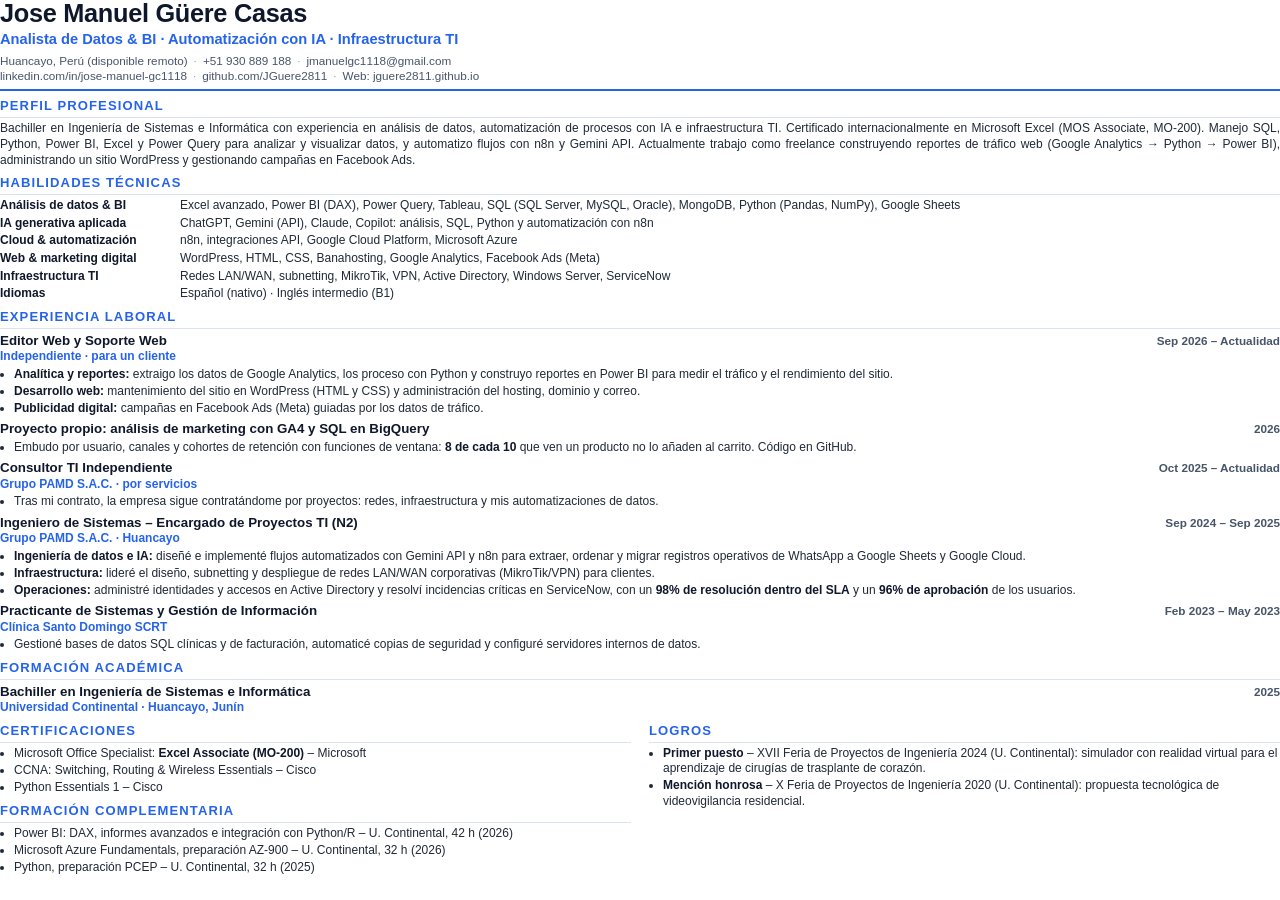
<file: cv-fuente/cv.html>
<!doctype html>
<html lang="es">
<head>
<meta charset="utf-8">
<title>CV - Jose Manuel Güere Casas</title>
<style>
@page{size:A4;margin:8mm 10mm}
*{box-sizing:border-box;margin:0;padding:0}
body{font-family:"Segoe UI",Calibri,Arial,sans-serif;font-size:9pt;line-height:1.3;color:#1f2937}
a{color:inherit;text-decoration:none}
header{border-bottom:2.5px solid #2563eb;padding-bottom:6px;margin-bottom:5px}
h1{font-size:19pt;letter-spacing:-.3px;color:#0f172a;line-height:1.1}
.role{font-size:11pt;font-weight:600;color:#2563eb;margin:2px 0 4px}
.contact{font-size:8.8pt;color:#475569}
.contact span+span::before{content:"·";margin:0 6px;color:#94a3b8}
h2{font-size:9.8pt;text-transform:uppercase;letter-spacing:1.1px;color:#2563eb;margin:7px 0 3px;padding-bottom:2px;border-bottom:1px solid #dbe3f0}
p.summary{text-align:justify}
.skills{display:grid;grid-template-columns:172px 1fr;row-gap:2px;column-gap:8px}
.skills b{color:#0f172a}
.job{margin-bottom:4px;break-inside:avoid}
.jh{display:flex;justify-content:space-between;align-items:baseline;gap:10px}
.jh b{font-size:10pt;color:#0f172a}
.jh .d{font-size:8.8pt;color:#475569;white-space:nowrap;font-weight:600}
.org{color:#2563eb;font-weight:600;font-size:9pt}
ul{padding-left:14px;margin-top:2px}
li{margin-bottom:1.5px}
li strong{color:#0f172a}
.two{display:grid;grid-template-columns:1fr 1fr;gap:0 18px}
</style>
</head>
<body>
<header>
  <h1>Jose Manuel Güere Casas</h1>
  <div class="role">Analista de Datos &amp; BI · Automatización con IA · Infraestructura TI</div>
  <div class="contact">
    <span>Huancayo, Perú (disponible remoto)</span><span>+51 930 889 188</span><span>jmanuelgc1118@gmail.com</span><br>
    <span>linkedin.com/in/jose-manuel-gc1118</span><span>github.com/JGuere2811</span><span>Web: jguere2811.github.io</span>
  </div>
</header>

<h2>Perfil profesional</h2>
<p class="summary">Bachiller en Ingeniería de Sistemas e Informática con experiencia en análisis de datos, automatización de procesos con IA e infraestructura TI. Certificado internacionalmente en Microsoft Excel (MOS Associate, MO-200). Manejo SQL, Python, Power BI, Excel y Power Query para analizar y visualizar datos, y automatizo flujos con n8n y Gemini API. Actualmente trabajo como freelance construyendo reportes de tráfico web (Google Analytics → Python → Power BI), administrando un sitio WordPress y gestionando campañas en Facebook Ads.</p>

<h2>Habilidades técnicas</h2>
<div class="skills">
  <b>Análisis de datos &amp; BI</b><span>Excel avanzado, Power BI (DAX), Power Query, Tableau, SQL (SQL Server, MySQL, Oracle), MongoDB, Python (Pandas, NumPy), Google Sheets</span>
  <b>IA generativa aplicada</b><span>ChatGPT, Gemini (API), Claude, Copilot: análisis, SQL, Python y automatización con n8n</span>
  <b>Cloud &amp; automatización</b><span>n8n, integraciones API, Google Cloud Platform, Microsoft Azure</span>
  <b>Web &amp; marketing digital</b><span>WordPress, HTML, CSS, Banahosting, Google Analytics, Facebook Ads (Meta)</span>
  <b>Infraestructura TI</b><span>Redes LAN/WAN, subnetting, MikroTik, VPN, Active Directory, Windows Server, ServiceNow</span>
  <b>Idiomas</b><span>Español (nativo) · Inglés intermedio (B1)</span>
</div>

<h2>Experiencia laboral</h2>
<div class="job">
  <div class="jh"><b>Editor Web y Soporte Web</b><span class="d">Sep 2026 – Actualidad</span></div>
  <div class="org">Independiente · para un cliente</div>
  <ul>
    <li><strong>Analítica y reportes:</strong> extraigo los datos de Google Analytics, los proceso con Python y construyo reportes en Power BI para medir el tráfico y el rendimiento del sitio.</li>
    <li><strong>Desarrollo web:</strong> mantenimiento del sitio en WordPress (HTML y CSS) y administración del hosting, dominio y correo.</li>
    <li><strong>Publicidad digital:</strong> campañas en Facebook Ads (Meta) guiadas por los datos de tráfico.</li>
  </ul>
</div>
<div class="job">
  <div class="jh"><b>Proyecto propio: análisis de marketing con GA4 y SQL en BigQuery</b><span class="d">2026</span></div>
  <ul>
    <li>Embudo por usuario, canales y cohortes de retención con funciones de ventana: <strong>8 de cada 10</strong> que ven un producto no lo añaden al carrito. Código en GitHub.</li>
  </ul>
</div>
<div class="job">
  <div class="jh"><b>Consultor TI Independiente</b><span class="d">Oct 2025 – Actualidad</span></div>
  <div class="org">Grupo PAMD S.A.C. · por servicios</div>
  <ul>
    <li>Tras mi contrato, la empresa sigue contratándome por proyectos: redes, infraestructura y mis automatizaciones de datos.</li>
  </ul>
</div>
<div class="job">
  <div class="jh"><b>Ingeniero de Sistemas – Encargado de Proyectos TI (N2)</b><span class="d">Sep 2024 – Sep 2025</span></div>
  <div class="org">Grupo PAMD S.A.C. · Huancayo</div>
  <ul>
    <li><strong>Ingeniería de datos e IA:</strong> diseñé e implementé flujos automatizados con Gemini API y n8n para extraer, ordenar y migrar registros operativos de WhatsApp a Google Sheets y Google Cloud.</li>
    <li><strong>Infraestructura:</strong> lideré el diseño, subnetting y despliegue de redes LAN/WAN corporativas (MikroTik/VPN) para clientes.</li>
    <li><strong>Operaciones:</strong> administré identidades y accesos en Active Directory y resolví incidencias críticas en ServiceNow, con un <strong>98% de resolución dentro del SLA</strong> y un <strong>96% de aprobación</strong> de los usuarios.</li>
  </ul>
</div>
<div class="job">
  <div class="jh"><b>Practicante de Sistemas y Gestión de Información</b><span class="d">Feb 2023 – May 2023</span></div>
  <div class="org">Clínica Santo Domingo SCRT</div>
  <ul>
    <li>Gestioné bases de datos SQL clínicas y de facturación, automaticé copias de seguridad y configuré servidores internos de datos.</li>
  </ul>
</div>

<h2>Formación académica</h2>
<div class="jh"><b>Bachiller en Ingeniería de Sistemas e Informática</b><span class="d">2025</span></div>
<div class="org">Universidad Continental · Huancayo, Junín</div>

<div class="two">
  <div>
    <h2>Certificaciones</h2>
    <ul>
      <li>Microsoft Office Specialist: <strong>Excel Associate (MO-200)</strong> – Microsoft</li>
      <li>CCNA: Switching, Routing &amp; Wireless Essentials – Cisco</li>
      <li>Python Essentials 1 – Cisco</li>
    </ul>
    <h2>Formación complementaria</h2>
    <ul>
      <li>Power BI: DAX, informes avanzados e integración con Python/R – U. Continental, 42 h (2026)</li>
      <li>Microsoft Azure Fundamentals, preparación AZ-900 – U. Continental, 32 h (2026)</li>
      <li>Python, preparación PCEP – U. Continental, 32 h (2025)</li>
    </ul>
  </div>
  <div>
    <h2>Logros</h2>
    <ul>
      <li><strong>Primer puesto</strong> – XVII Feria de Proyectos de Ingeniería 2024 (U. Continental): simulador con realidad virtual para el aprendizaje de cirugías de trasplante de corazón.</li>
      <li><strong>Mención honrosa</strong> – X Feria de Proyectos de Ingeniería 2020 (U. Continental): propuesta tecnológica de videovigilancia residencial.</li>    </ul>
  </div>
</div>
</body>
</html>
</file>
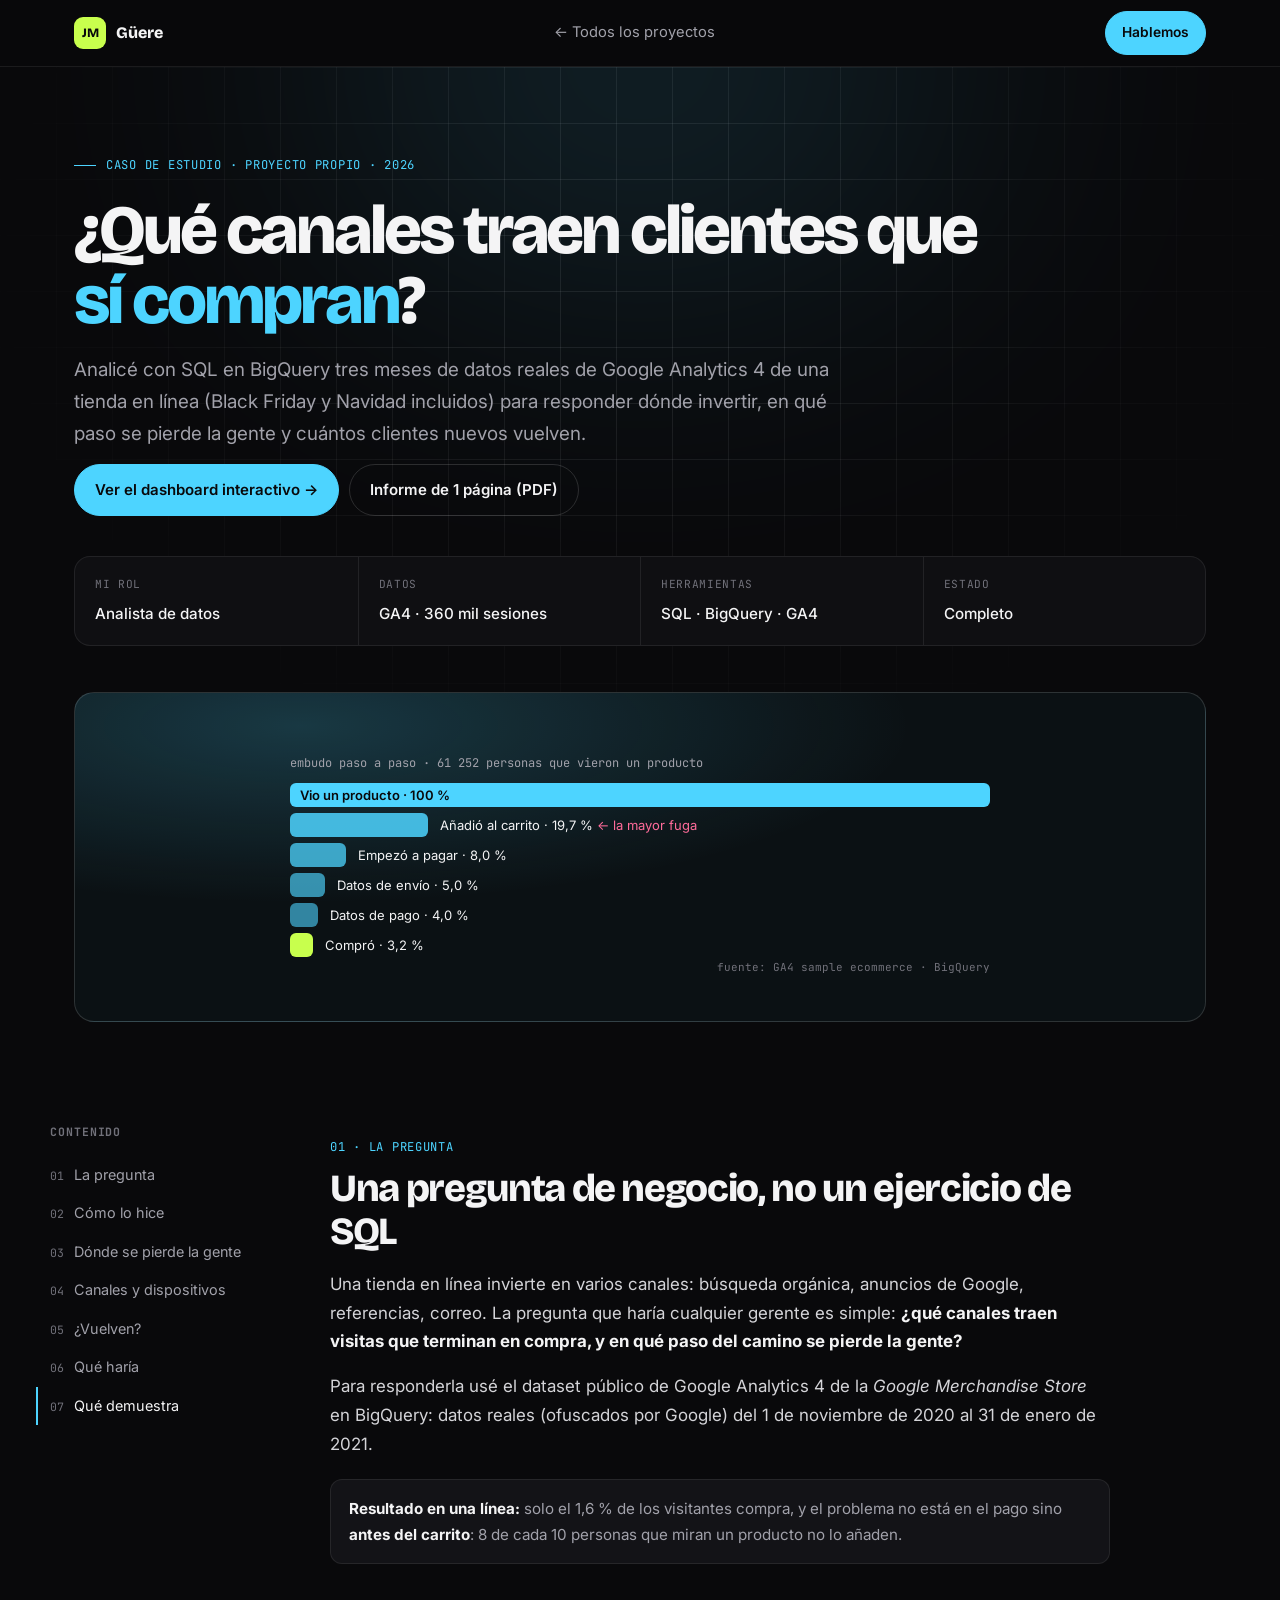
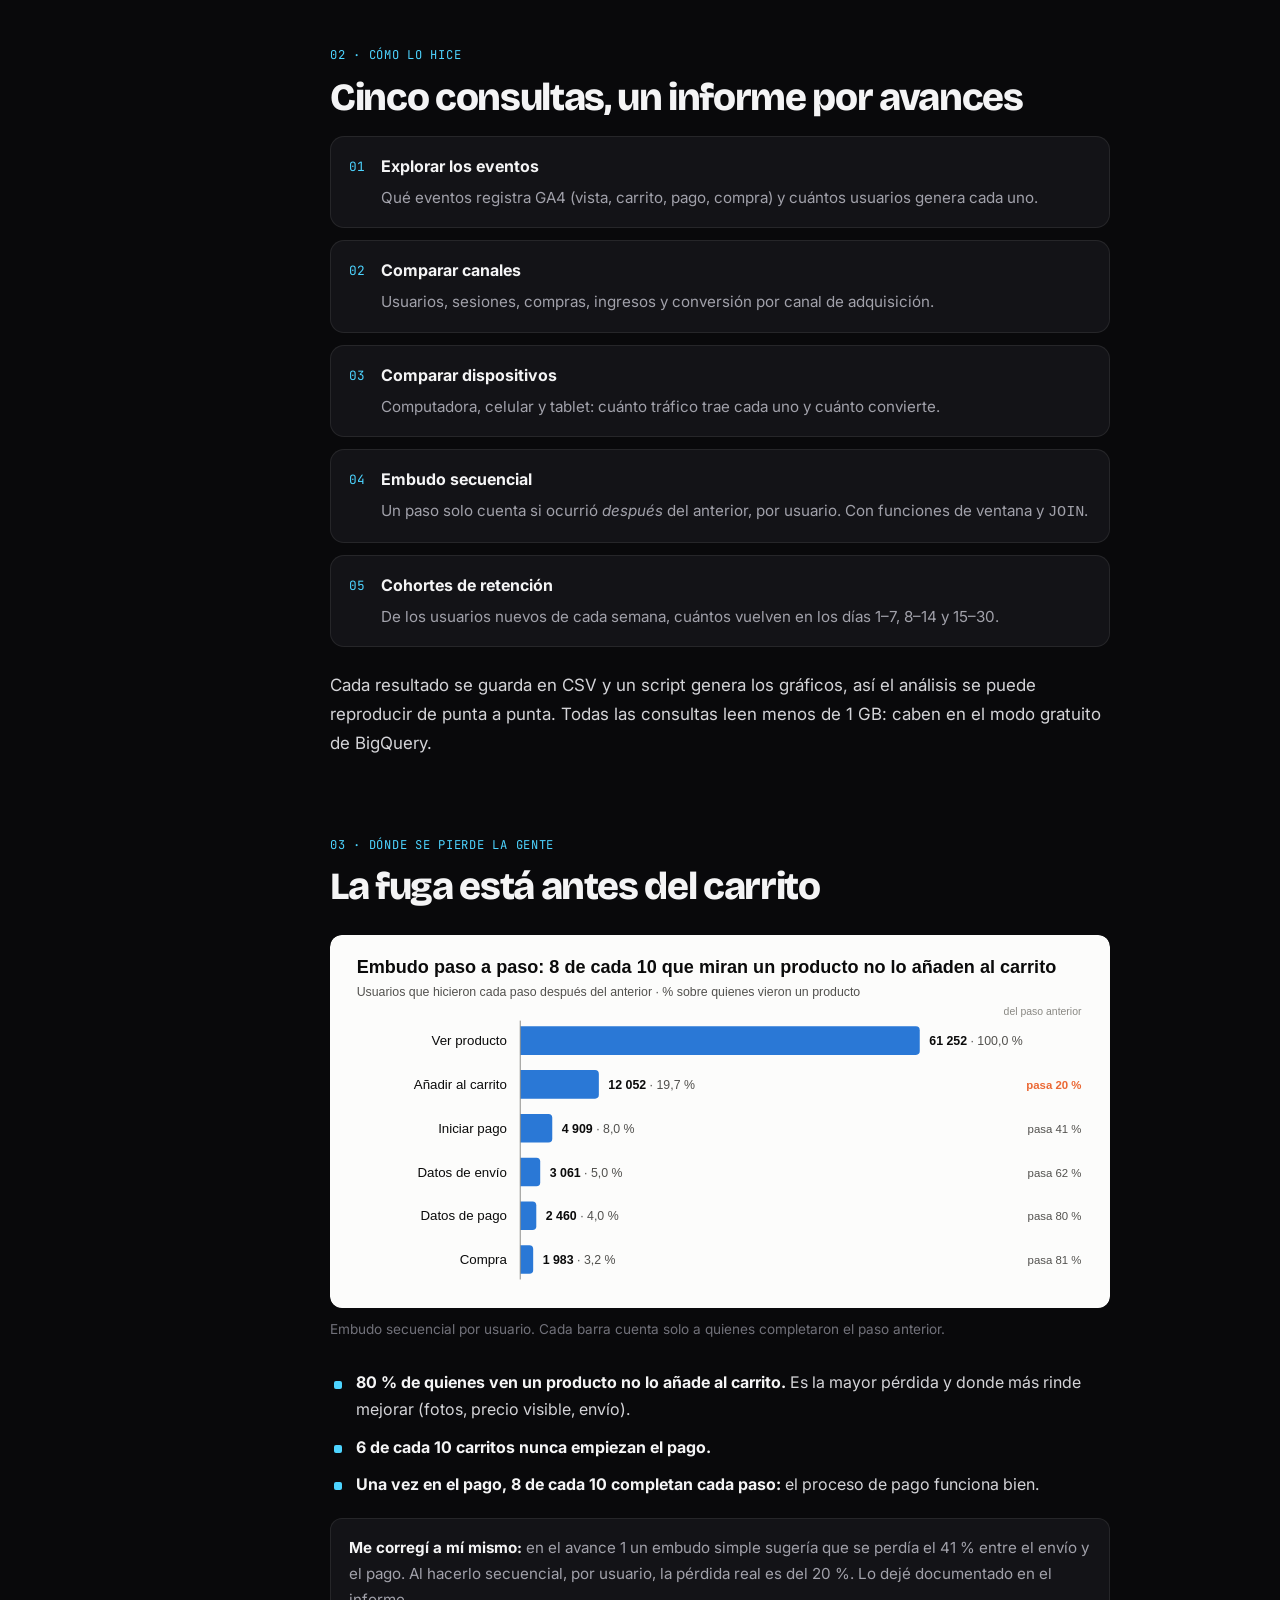
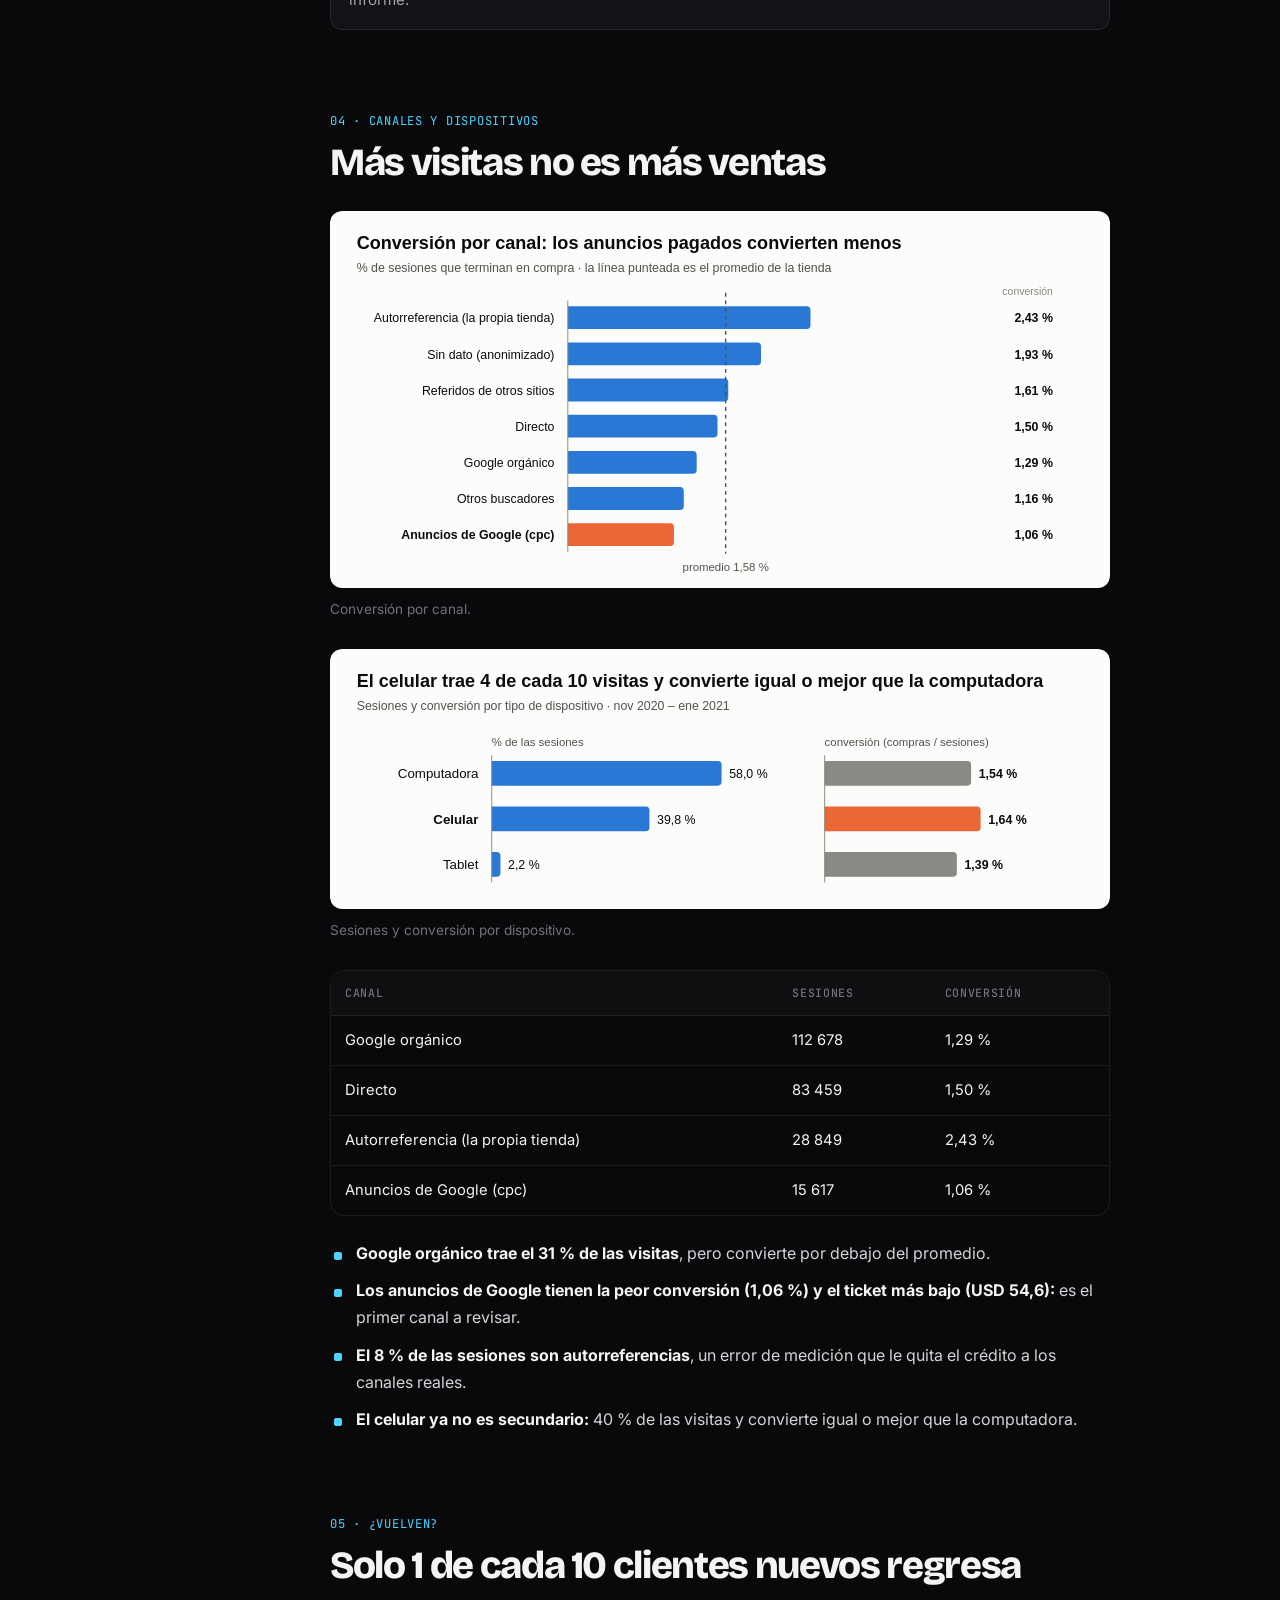
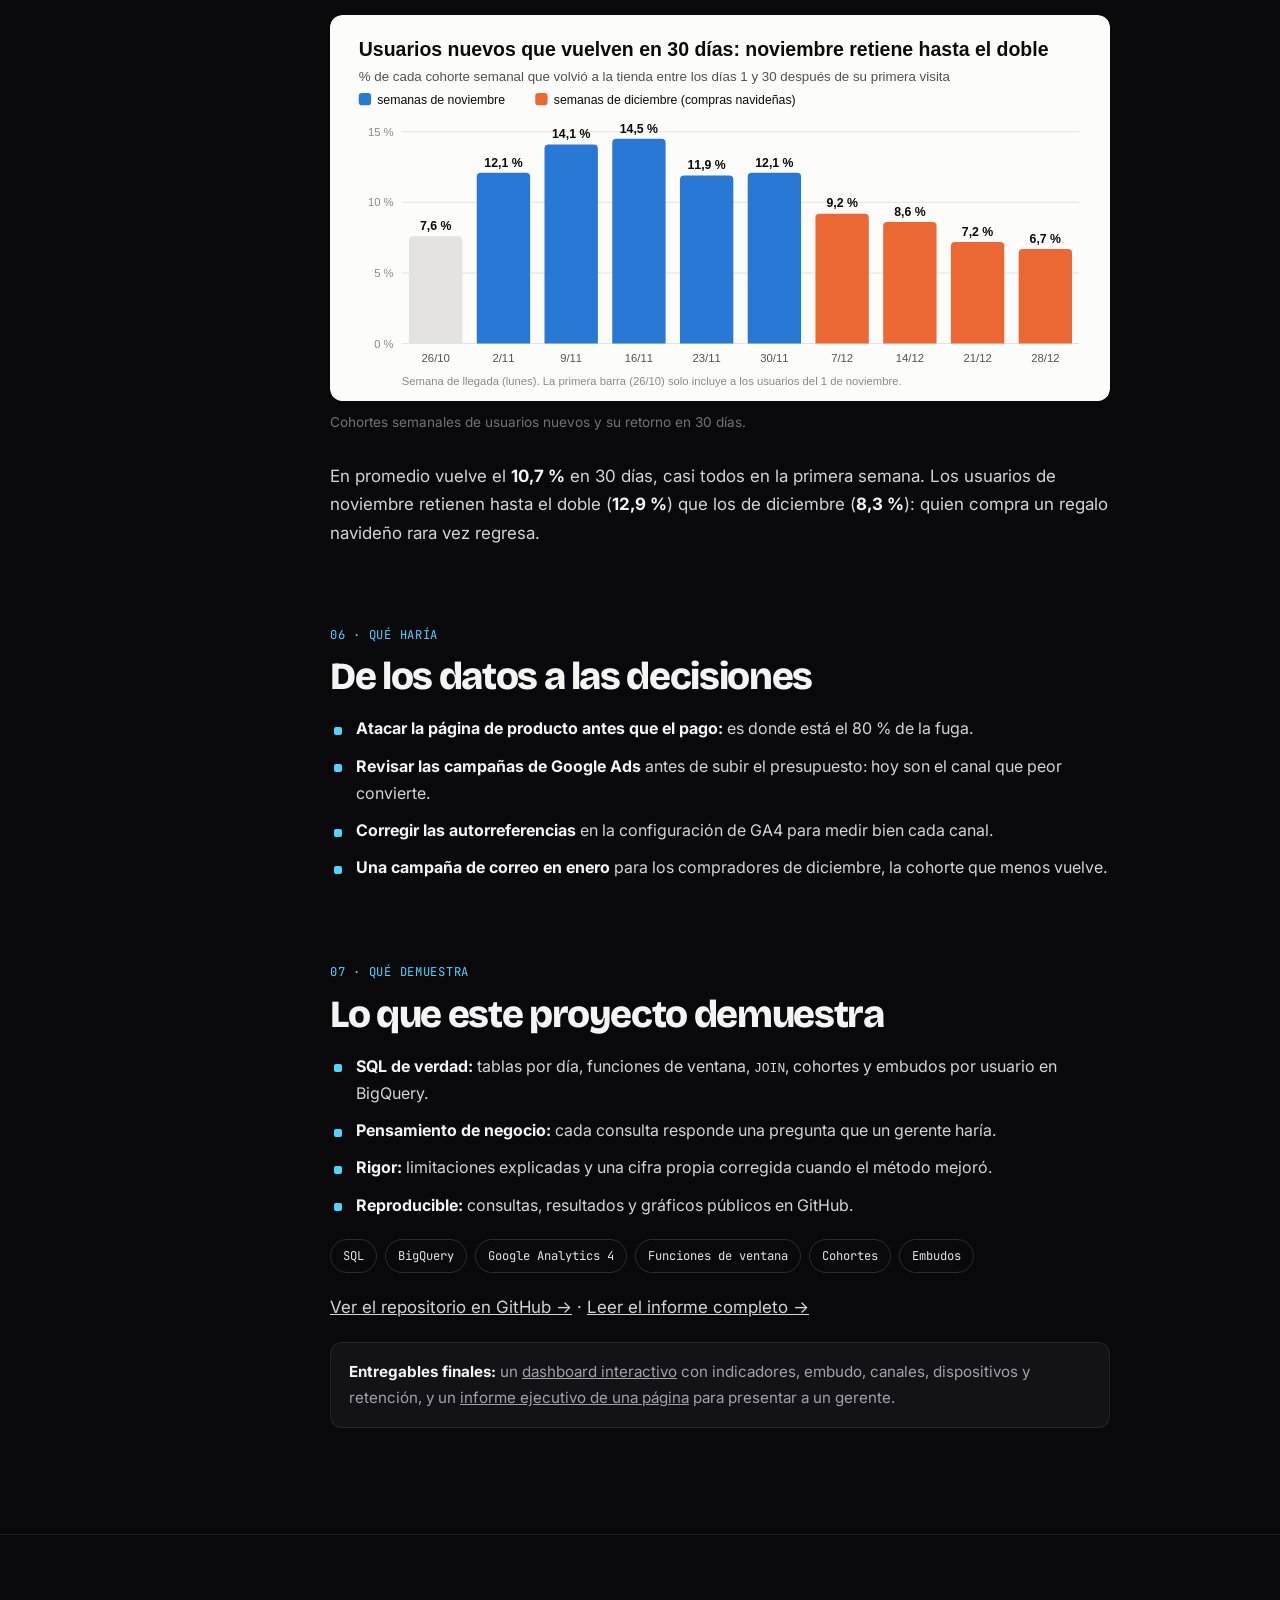
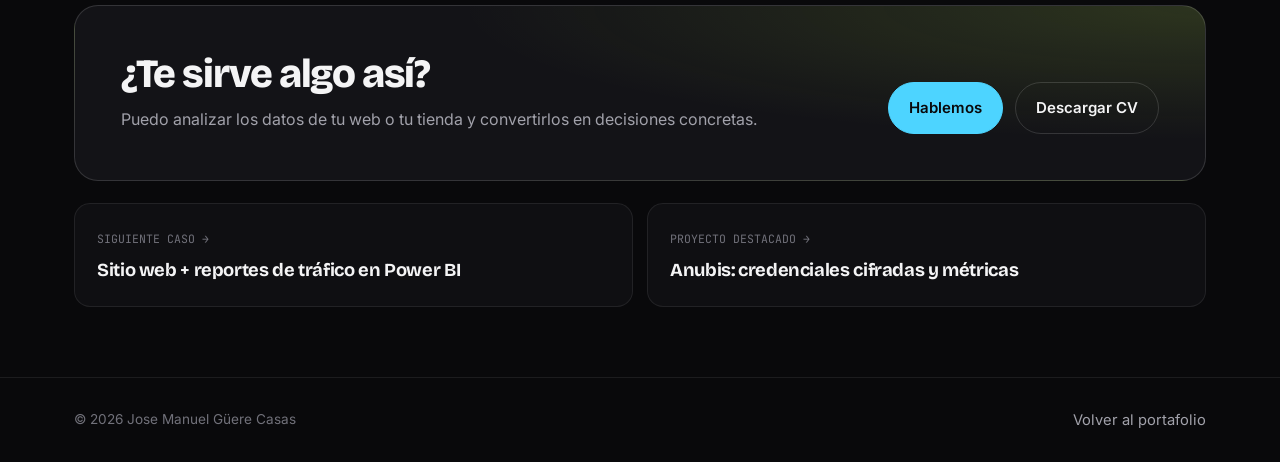
<file: proyectos/analisis-ga4.html>
<!doctype html>
<html lang="es">
<head>
<meta charset="utf-8">
<meta name="viewport" content="width=device-width, initial-scale=1">
<title>Análisis de GA4 en BigQuery — Caso de estudio · Jose Manuel Güere</title>
<meta name="description" content="Con SQL en BigQuery analicé 3 meses de datos de Google Analytics 4 de una tienda en línea: qué canales traen compradores, dónde se pierde la gente y cuántos vuelven.">
<meta property="og:type" content="article">
<meta property="og:title" content="¿Qué canales traen clientes que sí compran? · Análisis de GA4 en BigQuery">
<meta property="og:description" content="Con SQL en BigQuery analicé 3 meses de datos de Google Analytics 4 de una tienda en línea: qué canales traen compradores, dónde se pierde la gente y cuántos vuelven.">
<meta property="og:image" content="https://jguere2811.github.io/og.png">
<link rel="icon" href="data:image/svg+xml,%3Csvg xmlns='http://www.w3.org/2000/svg' viewBox='0 0 64 64'%3E%3Crect width='64' height='64' rx='16' fill='%23c8ff4d'/%3E%3Ctext x='32' y='42' text-anchor='middle' font-family='Arial' font-weight='900' font-size='26' fill='%2309090b'%3EJM%3C/text%3E%3C/svg%3E">
<link rel="preconnect" href="https://fonts.googleapis.com">
<link rel="preconnect" href="https://fonts.gstatic.com" crossorigin>
<link href="https://fonts.googleapis.com/css2?family=Bricolage+Grotesque:opsz,wght@12..96,700;12..96,800&family=Inter:wght@400;500;600&family=JetBrains+Mono:wght@400;500&display=swap" rel="stylesheet">
<link rel="stylesheet" href="articulo.css">
<style>:root{--acento:#4dd4ff}.visual{background:radial-gradient(90% 90% at 20% 10%,rgba(77,212,255,.2),transparent 60%),#0b1114}figure img{display:block;width:100%;height:auto;border-radius:12px}</style>
</head>
<body>
<div id="progreso"></div>
<header class="top"><div class="wrap">
  <a class="logo" href="../"><i>JM</i>Güere</a>
  <a class="volver" href="../#proyectos">← Todos los proyectos</a>
  <a class="btn pri sm" href="../#contacto">Hablemos</a>
</div></header>
<main>
<section class="portada">
  <div class="brillo"></div>
  <div class="wrap">
    <span class="eyebrow">CASO DE ESTUDIO · PROYECTO PROPIO · 2026</span>
    <h1>¿Qué canales traen clientes que <em>sí compran</em>?</h1>
    <p class="bajada">Analicé con SQL en BigQuery tres meses de datos reales de Google Analytics 4 de una tienda en línea (Black Friday y Navidad incluidos) para responder dónde invertir, en qué paso se pierde la gente y cuántos clientes nuevos vuelven.</p>
    <p style="margin:14px 0 4px;display:flex;gap:10px;flex-wrap:wrap"><a class="btn pri" href="dashboard-ga4.html">Ver el dashboard interactivo →</a><a class="btn" href="https://github.com/JGuere2811/analisis-marketing-ga4/blob/main/informe-ejecutivo.pdf">Informe de 1 página (PDF)</a></p>
    <div class="ficha"><div><small>Mi rol</small><b>Analista de datos</b></div><div><small>Datos</small><b>GA4 · 360 mil sesiones</b></div><div><small>Herramientas</small><b>SQL · BigQuery · GA4</b></div><div><small>Estado</small><b>Completo</b></div></div>
    <div class="visual"><svg viewBox="0 0 760 260" font-family="Inter, sans-serif">
      <text x="30" y="40" font-size="12" fill="#a1a1aa" font-family="JetBrains Mono">embudo paso a paso · 61 252 personas que vieron un producto</text>
      <g font-size="13">
        <rect x="30" y="56" width="700" height="24" rx="6" fill="#4dd4ff" opacity="1"/><text x="40" y="73" fill="#09090b" font-weight="600">Vio un producto · 100 %</text>
        <rect x="30" y="86" width="138" height="24" rx="6" fill="#4dd4ff" opacity="0.85"/><text x="180" y="103" fill="#f4f4f5">Añadió al carrito · 19,7 %  <tspan fill="#ff6b9a">← la mayor fuga</tspan></text>
        <rect x="30" y="116" width="56" height="24" rx="6" fill="#4dd4ff" opacity="0.75"/><text x="98" y="133" fill="#f4f4f5">Empezó a pagar · 8,0 %</text>
        <rect x="30" y="146" width="35" height="24" rx="6" fill="#4dd4ff" opacity="0.65"/><text x="77" y="163" fill="#f4f4f5">Datos de envío · 5,0 %</text>
        <rect x="30" y="176" width="28" height="24" rx="6" fill="#4dd4ff" opacity="0.6"/><text x="70" y="193" fill="#f4f4f5">Datos de pago · 4,0 %</text>
        <rect x="30" y="206" width="23" height="24" rx="6" fill="#c8ff4d" opacity="1"/><text x="65" y="223" fill="#f4f4f5">Compró · 3,2 %</text>
      </g>
      <text x="730" y="244" text-anchor="end" font-size="11" fill="#71717a" font-family="JetBrains Mono">fuente: GA4 sample ecommerce · BigQuery</text></svg></div>
  </div>
</section>
<div class="wrap cuerpo">
  <nav class="indice" aria-label="Contenido">
    <b>CONTENIDO</b>
    <a href="#pregunta"><span>01</span>La pregunta</a>
    <a href="#metodo"><span>02</span>Cómo lo hice</a>
    <a href="#embudo"><span>03</span>Dónde se pierde la gente</a>
    <a href="#canales"><span>04</span>Canales y dispositivos</a>
    <a href="#retencion"><span>05</span>¿Vuelven?</a>
    <a href="#recomendaciones"><span>06</span>Qué haría</a>
    <a href="#demuestra"><span>07</span>Qué demuestra</a>
  </nav>
  <article>
    <section id="pregunta">
      <span class="num-seccion">01 · LA PREGUNTA</span>
      <h2>Una pregunta de negocio, no un ejercicio de SQL</h2>
      <p>Una tienda en línea invierte en varios canales: búsqueda orgánica, anuncios de Google, referencias, correo. La pregunta que haría cualquier gerente es simple: <strong>¿qué canales traen visitas que terminan en compra, y en qué paso del camino se pierde la gente?</strong></p>
      <p>Para responderla usé el dataset público de Google Analytics 4 de la <em>Google Merchandise Store</em> en BigQuery: datos reales (ofuscados por Google) del 1 de noviembre de 2020 al 31 de enero de 2021.</p>
      <div class="nota"><b>Resultado en una línea:</b> solo el 1,6 % de los visitantes compra, y el problema no está en el pago sino <b>antes del carrito</b>: 8 de cada 10 personas que miran un producto no lo añaden.</div>
    </section>
    <section id="metodo">
      <span class="num-seccion">02 · CÓMO LO HICE</span>
      <h2>Cinco consultas, un informe por avances</h2>
      <div class="pasos"><div class="paso"><div><b>Explorar los eventos</b><span>Qué eventos registra GA4 (vista, carrito, pago, compra) y cuántos usuarios genera cada uno.</span></div></div><div class="paso"><div><b>Comparar canales</b><span>Usuarios, sesiones, compras, ingresos y conversión por canal de adquisición.</span></div></div><div class="paso"><div><b>Comparar dispositivos</b><span>Computadora, celular y tablet: cuánto tráfico trae cada uno y cuánto convierte.</span></div></div><div class="paso"><div><b>Embudo secuencial</b><span>Un paso solo cuenta si ocurrió <em>después</em> del anterior, por usuario. Con funciones de ventana y <code>JOIN</code>.</span></div></div><div class="paso"><div><b>Cohortes de retención</b><span>De los usuarios nuevos de cada semana, cuántos vuelven en los días 1–7, 8–14 y 15–30.</span></div></div></div>
      <p>Cada resultado se guarda en CSV y un script genera los gráficos, así el análisis se puede reproducir de punta a punta. Todas las consultas leen menos de 1 GB: caben en el modo gratuito de BigQuery.</p>
    </section>
    <section id="embudo">
      <span class="num-seccion">03 · DÓNDE SE PIERDE LA GENTE</span>
      <h2>La fuga está antes del carrito</h2>
      <figure><img src="img/ga4-embudo-secuencial.svg" alt="Embudo paso a paso: de 61 252 personas que vieron un producto, 19,7 % añadió al carrito, y de ahí cada paso retiene entre 40 % y 80 %." loading="lazy"><figcaption>Embudo secuencial por usuario. Cada barra cuenta solo a quienes completaron el paso anterior.</figcaption></figure>
      <ul class="lista"><li><strong>80 % de quienes ven un producto no lo añade al carrito.</strong> Es la mayor pérdida y donde más rinde mejorar (fotos, precio visible, envío).</li><li><strong>6 de cada 10 carritos nunca empiezan el pago.</strong></li><li><strong>Una vez en el pago, 8 de cada 10 completan cada paso:</strong> el proceso de pago funciona bien.</li></ul>
      <div class="nota"><b>Me corregí a mí mismo:</b> en el avance 1 un embudo simple sugería que se perdía el 41 % entre el envío y el pago. Al hacerlo secuencial, por usuario, la pérdida real es del 20 %. Lo dejé documentado en el informe.</div>
    </section>
    <section id="canales">
      <span class="num-seccion">04 · CANALES Y DISPOSITIVOS</span>
      <h2>Más visitas no es más ventas</h2>
        <figure><img src="img/ga4-canales-conversion.svg" alt="Conversión por canal: los anuncios pagados de Google convierten 1,06 %, por debajo del resto." loading="lazy"><figcaption>Conversión por canal.</figcaption></figure>
        <figure><img src="img/ga4-dispositivos.svg" alt="El celular trae el 40 % de las visitas y convierte 1,64 %, frente a 1,54 % en computadora." loading="lazy"><figcaption>Sesiones y conversión por dispositivo.</figcaption></figure>
      <div class="tabla"><table><thead><tr><th>Canal</th><th>Sesiones</th><th>Conversión</th></tr></thead><tbody>
        <tr><td>Google orgánico</td><td>112 678</td><td>1,29 %</td></tr>
        <tr><td>Directo</td><td>83 459</td><td>1,50 %</td></tr>
        <tr><td>Autorreferencia (la propia tienda)</td><td>28 849</td><td>2,43 %</td></tr>
        <tr><td>Anuncios de Google (cpc)</td><td>15 617</td><td>1,06 %</td></tr>
      </tbody></table></div>
      <ul class="lista"><li><strong>Google orgánico trae el 31 % de las visitas</strong>, pero convierte por debajo del promedio.</li><li><strong>Los anuncios de Google tienen la peor conversión (1,06 %) y el ticket más bajo (USD 54,6):</strong> es el primer canal a revisar.</li><li><strong>El 8 % de las sesiones son autorreferencias</strong>, un error de medición que le quita el crédito a los canales reales.</li><li><strong>El celular ya no es secundario:</strong> 40 % de las visitas y convierte igual o mejor que la computadora.</li></ul>
    </section>
    <section id="retencion">
      <span class="num-seccion">05 · ¿VUELVEN?</span>
      <h2>Solo 1 de cada 10 clientes nuevos regresa</h2>
      <figure><img src="img/ga4-retencion-cohortes.svg" alt="Retención a 30 días por cohorte semanal: noviembre entre 12 % y 14,5 %, diciembre entre 6,7 % y 9,2 %." loading="lazy"><figcaption>Cohortes semanales de usuarios nuevos y su retorno en 30 días.</figcaption></figure>
      <p>En promedio vuelve el <strong>10,7 %</strong> en 30 días, casi todos en la primera semana. Los usuarios de noviembre retienen hasta el doble (<strong>12,9 %</strong>) que los de diciembre (<strong>8,3 %</strong>): quien compra un regalo navideño rara vez regresa.</p>
    </section>
    <section id="recomendaciones">
      <span class="num-seccion">06 · QUÉ HARÍA</span>
      <h2>De los datos a las decisiones</h2>
      <ul class="lista"><li><strong>Atacar la página de producto antes que el pago:</strong> es donde está el 80 % de la fuga.</li><li><strong>Revisar las campañas de Google Ads</strong> antes de subir el presupuesto: hoy son el canal que peor convierte.</li><li><strong>Corregir las autorreferencias</strong> en la configuración de GA4 para medir bien cada canal.</li><li><strong>Una campaña de correo en enero</strong> para los compradores de diciembre, la cohorte que menos vuelve.</li></ul>
    </section>
    <section id="demuestra">
      <span class="num-seccion">07 · QUÉ DEMUESTRA</span>
      <h2>Lo que este proyecto demuestra</h2>
      <ul class="lista"><li><strong>SQL de verdad:</strong> tablas por día, funciones de ventana, <code>JOIN</code>, cohortes y embudos por usuario en BigQuery.</li><li><strong>Pensamiento de negocio:</strong> cada consulta responde una pregunta que un gerente haría.</li><li><strong>Rigor:</strong> limitaciones explicadas y una cifra propia corregida cuando el método mejoró.</li><li><strong>Reproducible:</strong> consultas, resultados y gráficos públicos en GitHub.</li></ul>
      <div class="chips"><span class="chip">SQL</span><span class="chip">BigQuery</span><span class="chip">Google Analytics 4</span><span class="chip">Funciones de ventana</span><span class="chip">Cohortes</span><span class="chip">Embudos</span></div>
      <p><a href="https://github.com/JGuere2811/analisis-marketing-ga4">Ver el repositorio en GitHub →</a> · <a href="https://github.com/JGuere2811/analisis-marketing-ga4/blob/main/informe.md">Leer el informe completo →</a></p>
      <div class="nota"><b>Entregables finales:</b> un <a href="dashboard-ga4.html">dashboard interactivo</a> con indicadores, embudo, canales, dispositivos y retención, y un <a href="https://github.com/JGuere2811/analisis-marketing-ga4/blob/main/informe-ejecutivo.pdf">informe ejecutivo de una página</a> para presentar a un gerente.</div>
    </section>
  </article>
</div>
<section class="cierre"><div class="wrap">
  <div class="tarjeta">
    <div><h2>¿Te sirve algo así?</h2><p>Puedo analizar los datos de tu web o tu tienda y convertirlos en decisiones concretas.</p></div>
    <div class="acciones"><a class="btn pri" href="../#contacto">Hablemos</a><a class="btn" href="../cv-jose-manuel-guere.pdf" download>Descargar CV</a></div>
  </div>
  <div class="siguientes"><a href="reportes-trafico.html"><small>SIGUIENTE CASO →</small><b>Sitio web + reportes de tráfico en Power BI</b></a><a href="anubis.html"><small>PROYECTO DESTACADO →</small><b>Anubis: credenciales cifradas y métricas</b></a></div>
</div></section>
</main>
<footer><div class="wrap"><span>© <span id="anio"></span> Jose Manuel Güere Casas</span><a href="../" class="volver">Volver al portafolio</a></div></footer>
<script src="articulo.js"></script>
</body>
</html>
</file>
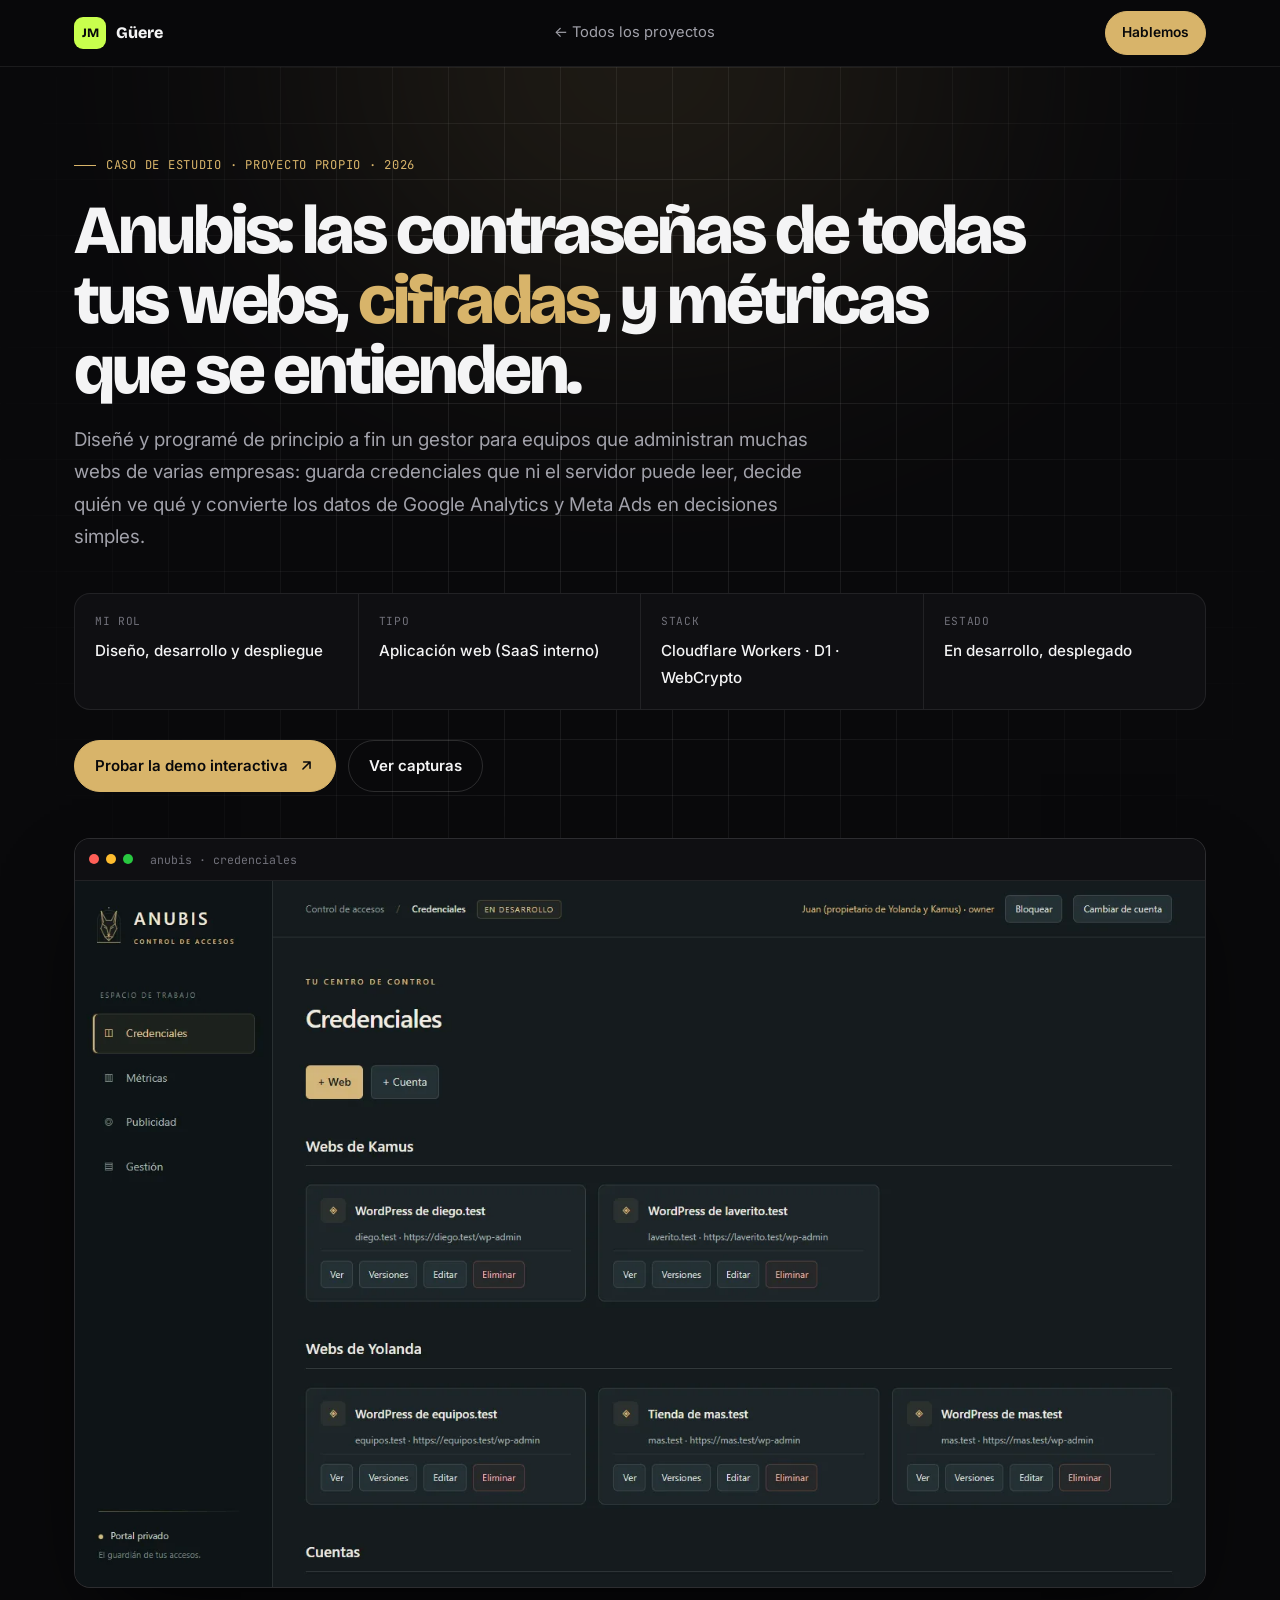
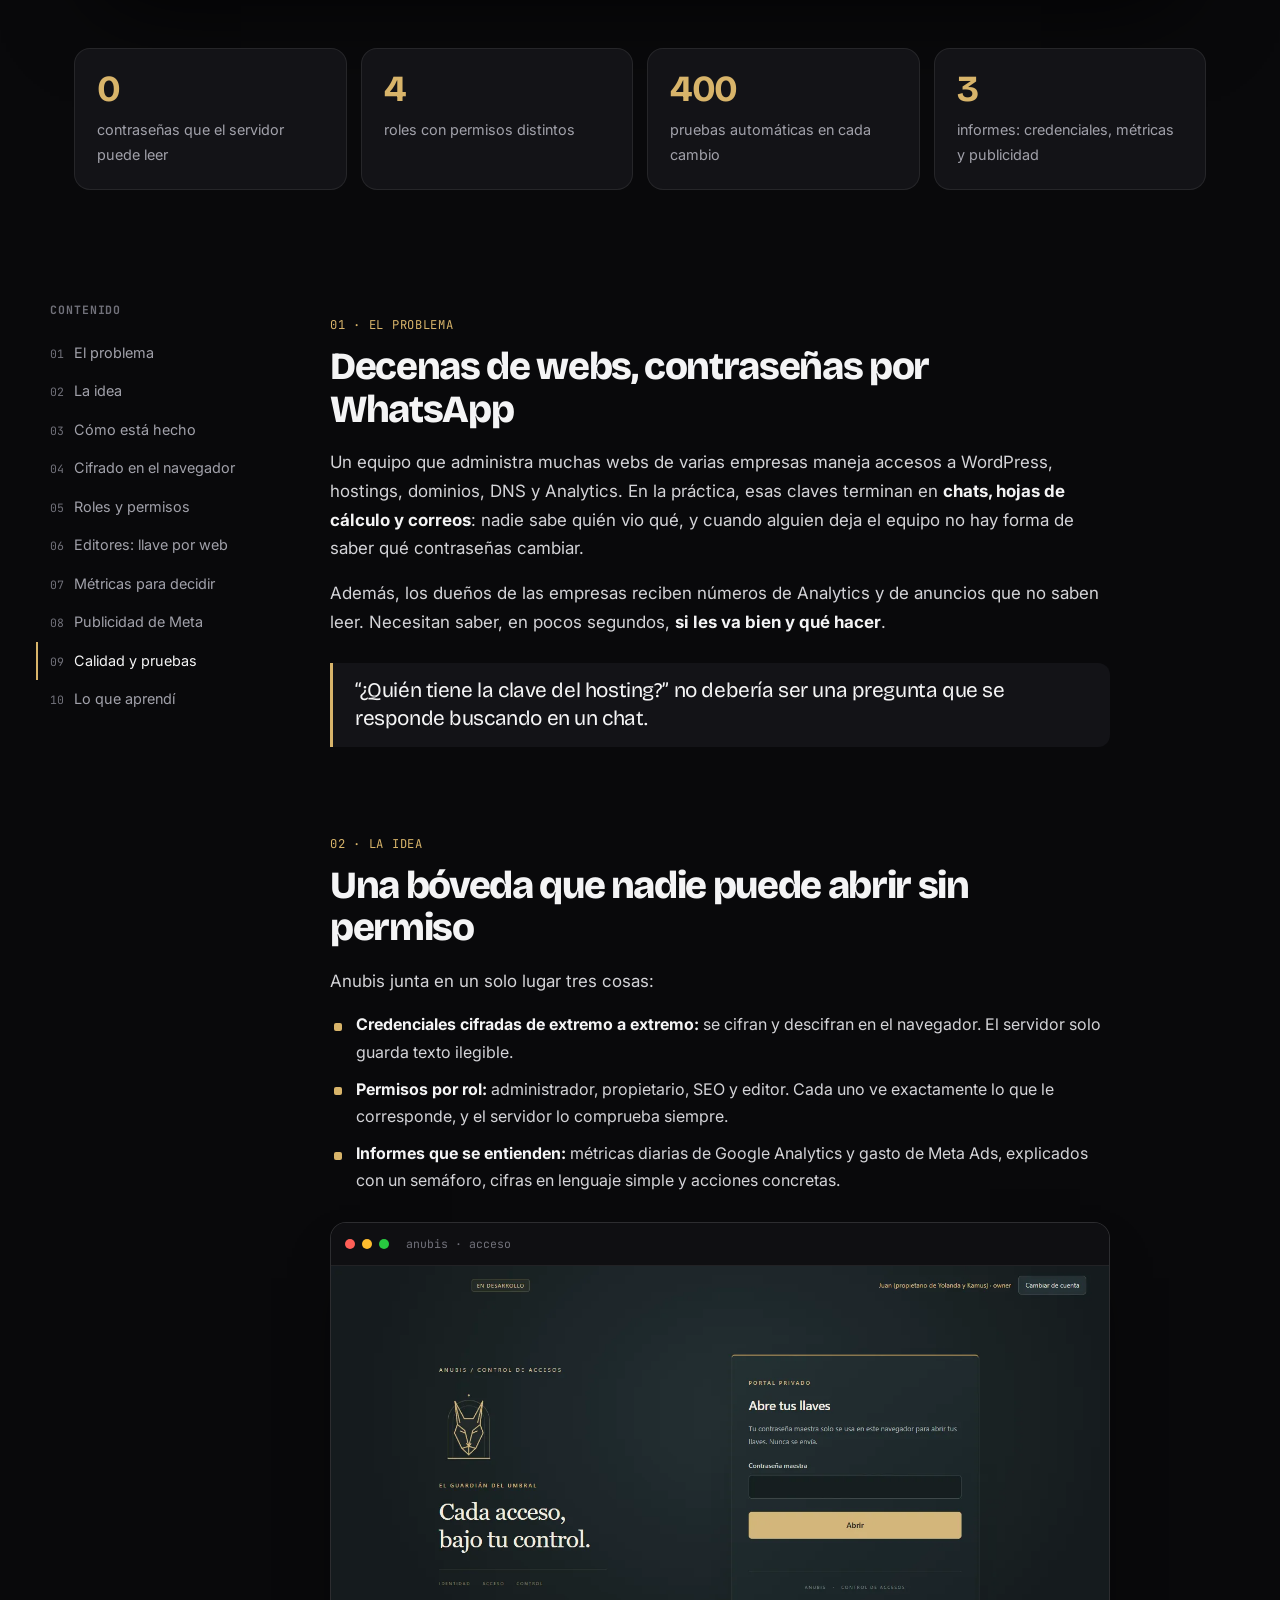
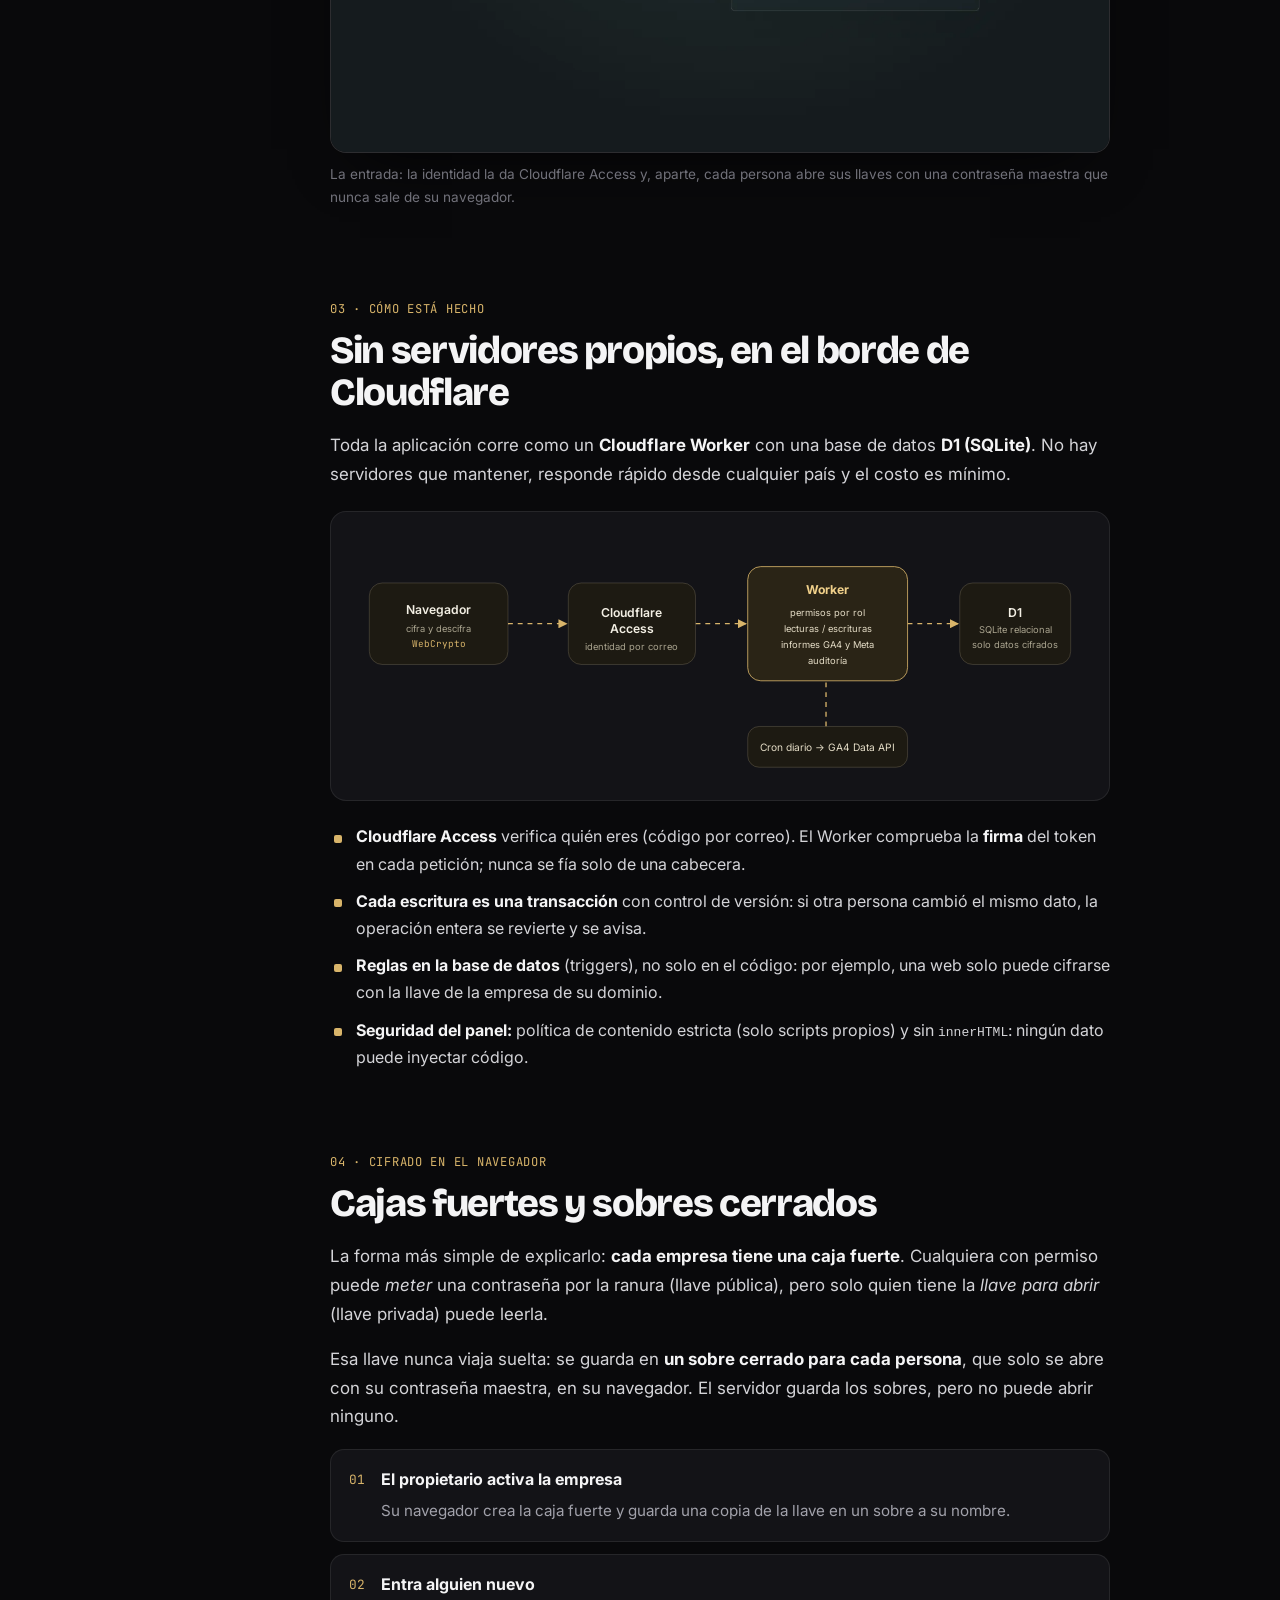
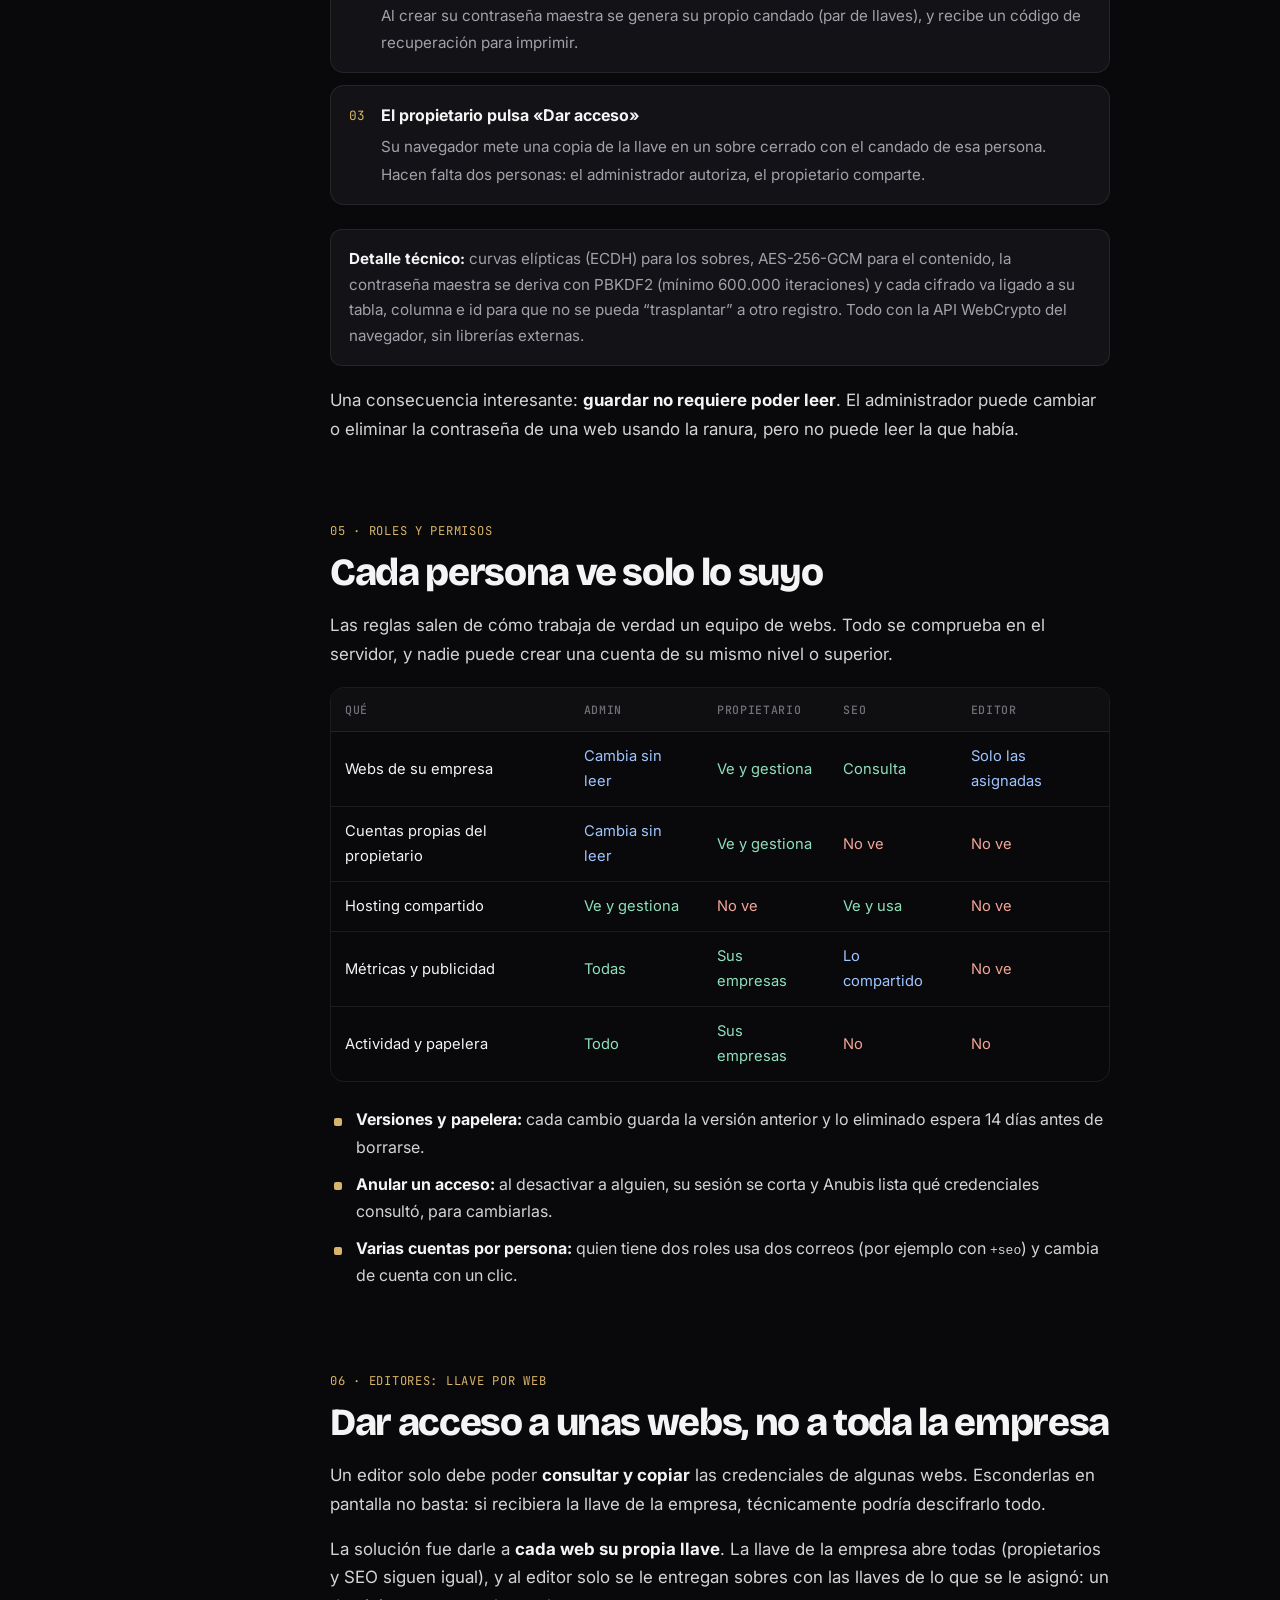
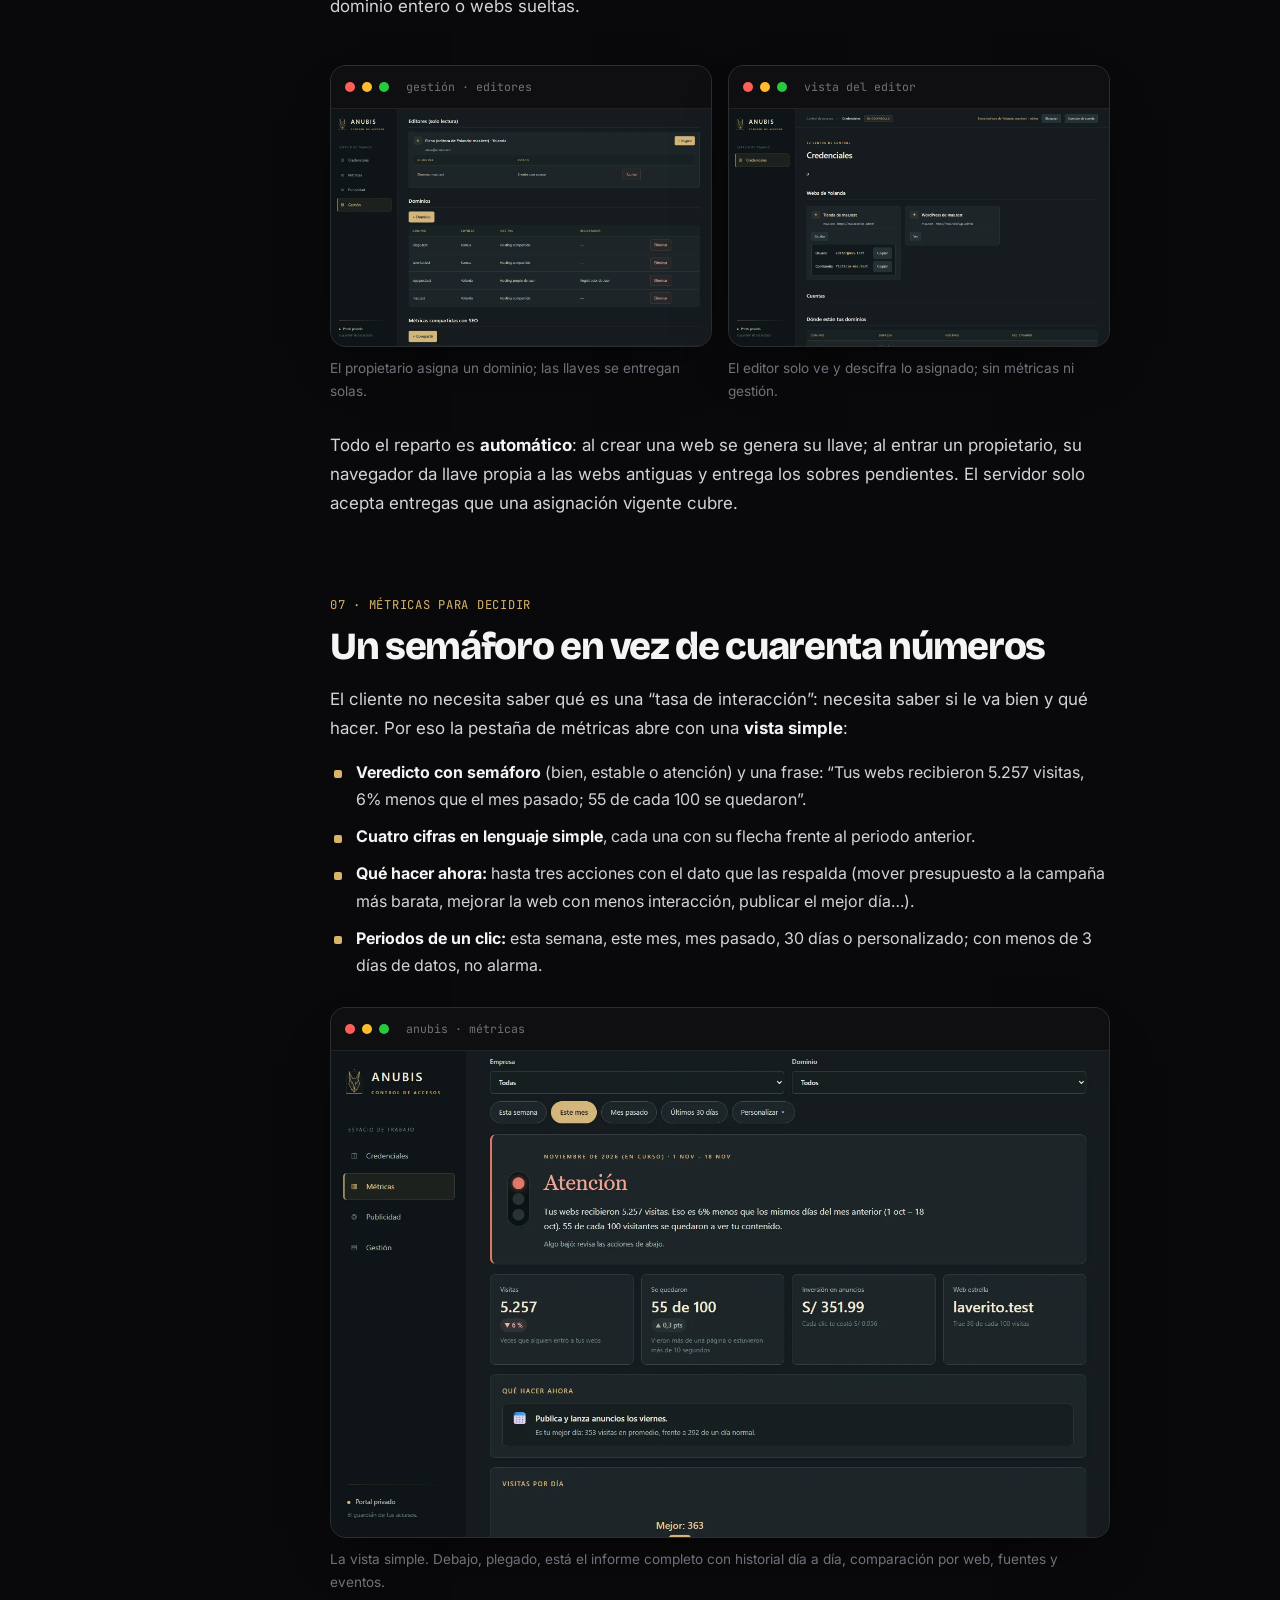
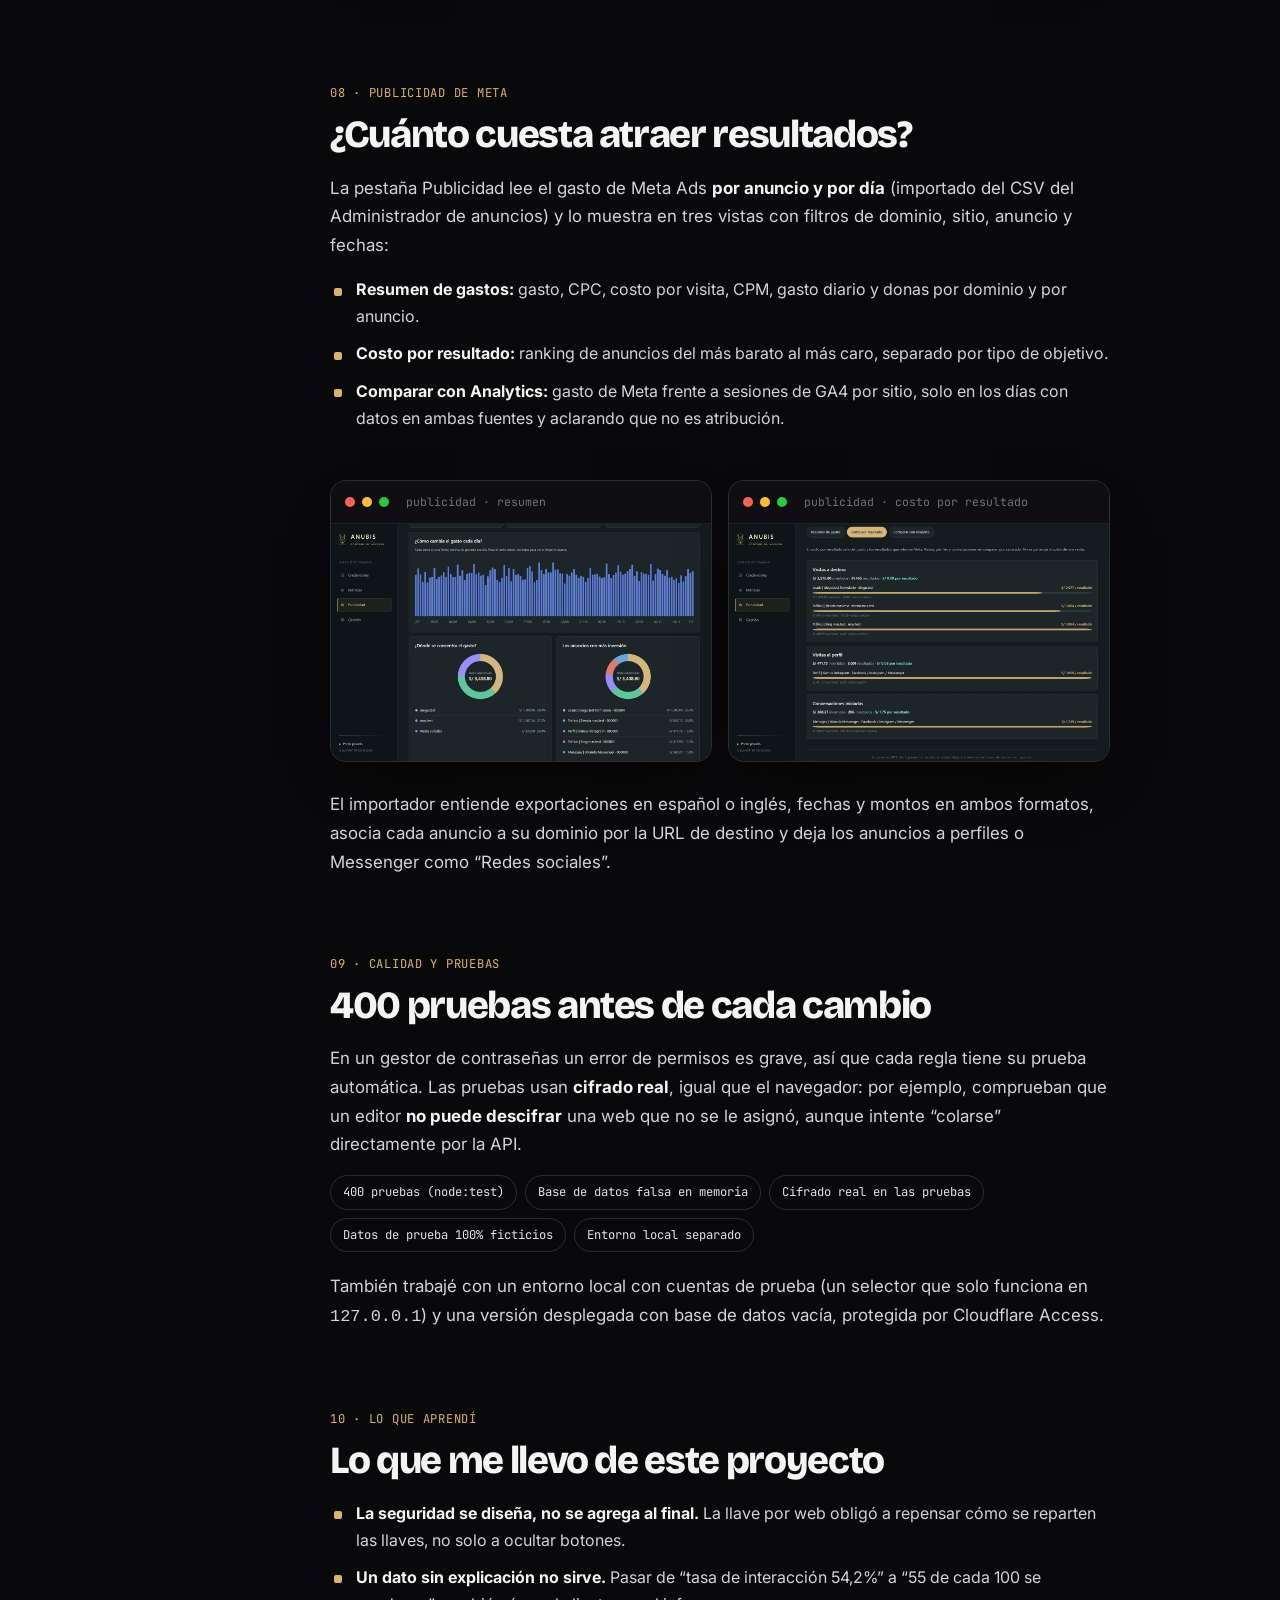
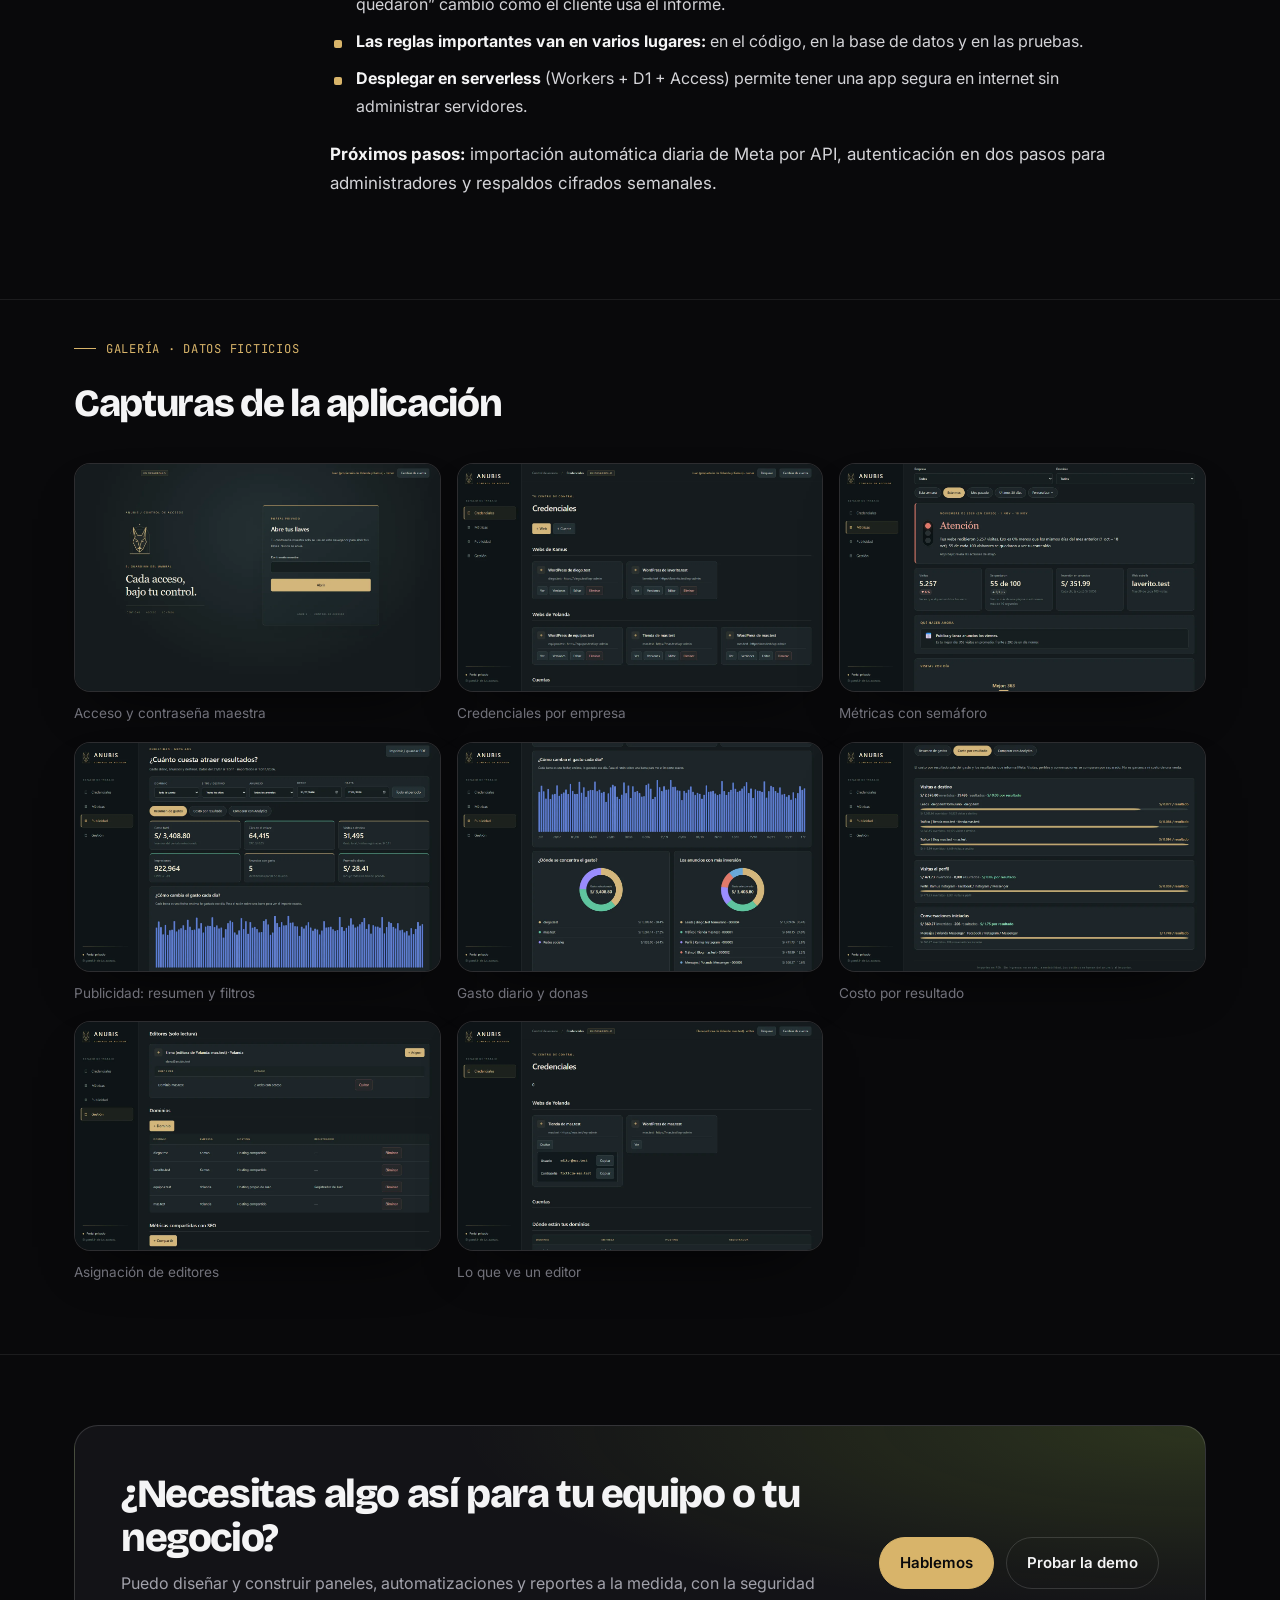
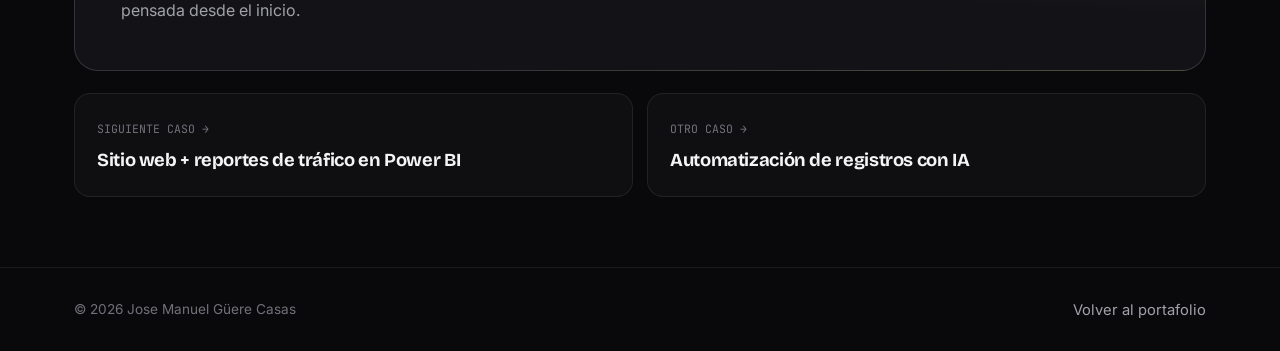
<file: proyectos/anubis.html>
<!doctype html>
<html lang="es">
<head>
<meta charset="utf-8">
<meta name="viewport" content="width=device-width, initial-scale=1">
<title>Anubis — Caso de estudio · Jose Manuel Güere</title>
<meta name="description" content="Cómo diseñé y construí Anubis: un gestor de credenciales con cifrado de extremo a extremo, roles, editores con llave por web, métricas de GA4 para decidir rápido y análisis de publicidad de Meta.">
<meta property="og:type" content="article">
<meta property="og:title" content="Anubis — credenciales cifradas y métricas que se entienden">
<meta property="og:description" content="Caso de estudio: cifrado de extremo a extremo en el navegador, permisos por rol, informes de GA4 y Meta Ads. Cloudflare Workers + D1.">
<meta property="og:image" content="https://jguere2811.github.io/proyectos/img/anubis-credenciales.webp">
<link rel="icon" href="data:image/svg+xml,%3Csvg xmlns='http://www.w3.org/2000/svg' viewBox='0 0 64 64'%3E%3Crect width='64' height='64' rx='16' fill='%23c8ff4d'/%3E%3Ctext x='32' y='42' text-anchor='middle' font-family='Arial' font-weight='900' font-size='26' fill='%2309090b'%3EJM%3C/text%3E%3C/svg%3E">
<link rel="preconnect" href="https://fonts.googleapis.com">
<link rel="preconnect" href="https://fonts.gstatic.com" crossorigin>
<link href="https://fonts.googleapis.com/css2?family=Bricolage+Grotesque:opsz,wght@12..96,700;12..96,800&family=Inter:wght@400;500;600&family=JetBrains+Mono:wght@400;500&display=swap" rel="stylesheet">
<link rel="stylesheet" href="articulo.css">
<style>:root{--acento:#d8b46a}.portada .eyebrow,.cifra b{color:var(--acento)}</style>
</head>
<body>
<div id="progreso"></div>
<header class="top">
  <div class="wrap">
    <a class="logo" href="../"><i>JM</i>Güere</a>
    <a class="volver" href="../#proyectos">← Todos los proyectos</a>
    <a class="btn pri sm" href="../#contacto">Hablemos</a>
  </div>
</header>

<main>
<section class="portada">
  <div class="brillo"></div>
  <div class="wrap">
    <span class="eyebrow">CASO DE ESTUDIO · PROYECTO PROPIO · 2026</span>
    <h1>Anubis: las contraseñas de todas tus webs, <em>cifradas</em>, y métricas que se entienden.</h1>
    <p class="bajada">Diseñé y programé de principio a fin un gestor para equipos que administran muchas webs de varias empresas: guarda credenciales que ni el servidor puede leer, decide quién ve qué y convierte los datos de Google Analytics y Meta Ads en decisiones simples.</p>
    <div class="ficha">
      <div><small>Mi rol</small><b>Diseño, desarrollo y despliegue</b></div>
      <div><small>Tipo</small><b>Aplicación web (SaaS interno)</b></div>
      <div><small>Stack</small><b>Cloudflare Workers · D1 · WebCrypto</b></div>
      <div><small>Estado</small><b>En desarrollo, desplegado</b></div>
    </div>
    <div class="acciones">
      <a class="btn pri" href="../anubis.html">Probar la demo interactiva
        <svg viewBox="0 0 24 24" fill="none" stroke="currentColor" stroke-width="2.2" stroke-linecap="round" stroke-linejoin="round"><path d="M7 17 17 7M8 7h9v9"/></svg></a>
      <a class="btn" href="#galeria">Ver capturas</a>
    </div>
    <div class="marco principal">
      <div class="barra"><i></i><i></i><i></i><span>anubis · credenciales</span></div>
      <img src="img/anubis-credenciales.webp" alt="Panel de credenciales de Anubis con webs agrupadas por empresa y botones Ver, Versiones, Editar y Eliminar" width="1440" height="900">
    </div>
    <div class="cifras">
      <div class="cifra"><b>0</b><span>contraseñas que el servidor puede leer</span></div>
      <div class="cifra"><b>4</b><span>roles con permisos distintos</span></div>
      <div class="cifra"><b>400</b><span>pruebas automáticas en cada cambio</span></div>
      <div class="cifra"><b>3</b><span>informes: credenciales, métricas y publicidad</span></div>
    </div>
  </div>
</section>

<div class="wrap cuerpo">
  <nav class="indice" aria-label="Contenido">
    <b>CONTENIDO</b>
    <a href="#problema"><span>01</span>El problema</a>
    <a href="#idea"><span>02</span>La idea</a>
    <a href="#arquitectura"><span>03</span>Cómo está hecho</a>
    <a href="#cifrado"><span>04</span>Cifrado en el navegador</a>
    <a href="#roles"><span>05</span>Roles y permisos</a>
    <a href="#editores"><span>06</span>Editores: llave por web</a>
    <a href="#metricas"><span>07</span>Métricas para decidir</a>
    <a href="#publicidad"><span>08</span>Publicidad de Meta</a>
    <a href="#calidad"><span>09</span>Calidad y pruebas</a>
    <a href="#aprendizajes"><span>10</span>Lo que aprendí</a>
  </nav>

  <article>
    <section id="problema">
      <span class="num-seccion">01 · EL PROBLEMA</span>
      <h2>Decenas de webs, contraseñas por WhatsApp</h2>
      <p>Un equipo que administra muchas webs de varias empresas maneja accesos a WordPress, hostings, dominios, DNS y Analytics. En la práctica, esas claves terminan en <strong>chats, hojas de cálculo y correos</strong>: nadie sabe quién vio qué, y cuando alguien deja el equipo no hay forma de saber qué contraseñas cambiar.</p>
      <p>Además, los dueños de las empresas reciben números de Analytics y de anuncios que no saben leer. Necesitan saber, en pocos segundos, <strong>si les va bien y qué hacer</strong>.</p>
      <div class="cita">“¿Quién tiene la clave del hosting?” no debería ser una pregunta que se responde buscando en un chat.</div>
    </section>

    <section id="idea">
      <span class="num-seccion">02 · LA IDEA</span>
      <h2>Una bóveda que nadie puede abrir sin permiso</h2>
      <p>Anubis junta en un solo lugar tres cosas:</p>
      <ul class="lista">
        <li><strong>Credenciales cifradas de extremo a extremo:</strong> se cifran y descifran en el navegador. El servidor solo guarda texto ilegible.</li>
        <li><strong>Permisos por rol:</strong> administrador, propietario, SEO y editor. Cada uno ve exactamente lo que le corresponde, y el servidor lo comprueba siempre.</li>
        <li><strong>Informes que se entienden:</strong> métricas diarias de Google Analytics y gasto de Meta Ads, explicados con un semáforo, cifras en lenguaje simple y acciones concretas.</li>
      </ul>
      <figure>
        <div class="marco"><div class="barra"><i></i><i></i><i></i><span>anubis · acceso</span></div>
          <img src="img/anubis-acceso.webp" alt="Pantalla de entrada de Anubis: 'Cada acceso, bajo tu control' y el formulario para abrir las llaves" loading="lazy" width="1440" height="900"></div>
        <figcaption>La entrada: la identidad la da Cloudflare Access y, aparte, cada persona abre sus llaves con una contraseña maestra que nunca sale de su navegador.</figcaption>
      </figure>
    </section>

    <section id="arquitectura">
      <span class="num-seccion">03 · CÓMO ESTÁ HECHO</span>
      <h2>Sin servidores propios, en el borde de Cloudflare</h2>
      <p>Toda la aplicación corre como un <strong>Cloudflare Worker</strong> con una base de datos <strong>D1 (SQLite)</strong>. No hay servidores que mantener, responde rápido desde cualquier país y el costo es mínimo.</p>
      <div class="diagrama" role="img" aria-label="Arquitectura: navegador que cifra, Cloudflare Access, Worker con permisos, base D1 y cron diario de GA4">
        <svg viewBox="0 0 900 300" font-family="Inter, sans-serif">
          <defs><marker id="flecha" viewBox="0 0 10 10" refX="9" refY="5" markerWidth="7" markerHeight="7" orient="auto"><path d="M0 0L10 5L0 10z" fill="#d8b46a"/></marker></defs>
          <g fill="none" stroke="#d8b46a" stroke-width="1.6" marker-end="url(#flecha)">
            <path class="flujo-mov" d="M190 110 H262"/><path class="flujo-mov" d="M420 110 H482"/><path class="flujo-mov" d="M680 110 H742"/><path class="flujo-mov" d="M580 236 V160"/>
          </g>
          <rect x="20" y="60" width="170" height="100" rx="16" fill="#1d1a12" stroke="rgba(255,236,190,.2)"/>
          <text x="105" y="98" text-anchor="middle" font-size="15" font-weight="600" fill="#f3efe4">Navegador</text>
          <text x="105" y="120" text-anchor="middle" font-size="11.5" fill="#aaa48f">cifra y descifra</text>
          <text x="105" y="138" text-anchor="middle" font-size="11.5" fill="#d8b46a" font-family="JetBrains Mono">WebCrypto</text>
          <rect x="264" y="60" width="156" height="100" rx="16" fill="#1d1a12" stroke="rgba(255,236,190,.2)"/>
          <text x="342" y="102" text-anchor="middle" font-size="15" font-weight="600" fill="#f3efe4">Cloudflare</text>
          <text x="342" y="122" text-anchor="middle" font-size="15" font-weight="600" fill="#f3efe4">Access</text>
          <text x="342" y="142" text-anchor="middle" font-size="11.5" fill="#aaa48f">identidad por correo</text>
          <rect x="484" y="40" width="196" height="140" rx="16" fill="#2a2416" stroke="#d8b46a"/>
          <text x="582" y="74" text-anchor="middle" font-size="15" font-weight="700" fill="#f0d08a">Worker</text>
          <text x="582" y="100" text-anchor="middle" font-size="11.5" fill="#e4dcc6">permisos por rol</text>
          <text x="582" y="120" text-anchor="middle" font-size="11.5" fill="#e4dcc6">lecturas / escrituras</text>
          <text x="582" y="140" text-anchor="middle" font-size="11.5" fill="#e4dcc6">informes GA4 y Meta</text>
          <text x="582" y="160" text-anchor="middle" font-size="11.5" fill="#e4dcc6">auditoría</text>
          <rect x="744" y="60" width="136" height="100" rx="16" fill="#1d1a12" stroke="rgba(255,236,190,.2)"/>
          <text x="812" y="102" text-anchor="middle" font-size="15" font-weight="600" fill="#f3efe4">D1</text>
          <text x="812" y="122" text-anchor="middle" font-size="11.5" fill="#aaa48f">SQLite relacional</text>
          <text x="812" y="140" text-anchor="middle" font-size="11.5" fill="#aaa48f">solo datos cifrados</text>
          <rect x="484" y="236" width="196" height="50" rx="14" fill="#1d1a12" stroke="rgba(255,236,190,.2)"/>
          <text x="582" y="266" text-anchor="middle" font-size="12.5" fill="#e4dcc6">Cron diario → GA4 Data API</text>
        </svg>
      </div>
      <ul class="lista">
        <li><strong>Cloudflare Access</strong> verifica quién eres (código por correo). El Worker comprueba la <strong>firma</strong> del token en cada petición; nunca se fía solo de una cabecera.</li>
        <li><strong>Cada escritura es una transacción</strong> con control de versión: si otra persona cambió el mismo dato, la operación entera se revierte y se avisa.</li>
        <li><strong>Reglas en la base de datos</strong> (triggers), no solo en el código: por ejemplo, una web solo puede cifrarse con la llave de la empresa de su dominio.</li>
        <li><strong>Seguridad del panel:</strong> política de contenido estricta (solo scripts propios) y sin <code>innerHTML</code>: ningún dato puede inyectar código.</li>
      </ul>
    </section>

    <section id="cifrado">
      <span class="num-seccion">04 · CIFRADO EN EL NAVEGADOR</span>
      <h2>Cajas fuertes y sobres cerrados</h2>
      <p>La forma más simple de explicarlo: <strong>cada empresa tiene una caja fuerte</strong>. Cualquiera con permiso puede <em>meter</em> una contraseña por la ranura (llave pública), pero solo quien tiene la <em>llave para abrir</em> (llave privada) puede leerla.</p>
      <p>Esa llave nunca viaja suelta: se guarda en <strong>un sobre cerrado para cada persona</strong>, que solo se abre con su contraseña maestra, en su navegador. El servidor guarda los sobres, pero no puede abrir ninguno.</p>
      <div class="pasos">
        <div class="paso"><div><b>El propietario activa la empresa</b><span>Su navegador crea la caja fuerte y guarda una copia de la llave en un sobre a su nombre.</span></div></div>
        <div class="paso"><div><b>Entra alguien nuevo</b><span>Al crear su contraseña maestra se genera su propio candado (par de llaves), y recibe un código de recuperación para imprimir.</span></div></div>
        <div class="paso"><div><b>El propietario pulsa «Dar acceso»</b><span>Su navegador mete una copia de la llave en un sobre cerrado con el candado de esa persona. Hacen falta dos personas: el administrador autoriza, el propietario comparte.</span></div></div>
      </div>
      <div class="nota"><b>Detalle técnico:</b> curvas elípticas (ECDH) para los sobres, AES-256-GCM para el contenido, la contraseña maestra se deriva con PBKDF2 (mínimo 600.000 iteraciones) y cada cifrado va ligado a su tabla, columna e id para que no se pueda “trasplantar” a otro registro. Todo con la API WebCrypto del navegador, sin librerías externas.</div>
      <p>Una consecuencia interesante: <strong>guardar no requiere poder leer</strong>. El administrador puede cambiar o eliminar la contraseña de una web usando la ranura, pero no puede leer la que había.</p>
    </section>

    <section id="roles">
      <span class="num-seccion">05 · ROLES Y PERMISOS</span>
      <h2>Cada persona ve solo lo suyo</h2>
      <p>Las reglas salen de cómo trabaja de verdad un equipo de webs. Todo se comprueba en el servidor, y nadie puede crear una cuenta de su mismo nivel o superior.</p>
      <div class="tabla"><table>
        <thead><tr><th>Qué</th><th>Admin</th><th>Propietario</th><th>SEO</th><th>Editor</th></tr></thead>
        <tbody>
          <tr><td>Webs de su empresa</td><td class="medio">Cambia sin leer</td><td class="si">Ve y gestiona</td><td class="si">Consulta</td><td class="medio">Solo las asignadas</td></tr>
          <tr><td>Cuentas propias del propietario</td><td class="medio">Cambia sin leer</td><td class="si">Ve y gestiona</td><td class="no">No ve</td><td class="no">No ve</td></tr>
          <tr><td>Hosting compartido</td><td class="si">Ve y gestiona</td><td class="no">No ve</td><td class="si">Ve y usa</td><td class="no">No ve</td></tr>
          <tr><td>Métricas y publicidad</td><td class="si">Todas</td><td class="si">Sus empresas</td><td class="medio">Lo compartido</td><td class="no">No ve</td></tr>
          <tr><td>Actividad y papelera</td><td class="si">Todo</td><td class="si">Sus empresas</td><td class="no">No</td><td class="no">No</td></tr>
        </tbody>
      </table></div>
      <ul class="lista">
        <li><strong>Versiones y papelera:</strong> cada cambio guarda la versión anterior y lo eliminado espera 14 días antes de borrarse.</li>
        <li><strong>Anular un acceso:</strong> al desactivar a alguien, su sesión se corta y Anubis lista qué credenciales consultó, para cambiarlas.</li>
        <li><strong>Varias cuentas por persona:</strong> quien tiene dos roles usa dos correos (por ejemplo con <code>+seo</code>) y cambia de cuenta con un clic.</li>
      </ul>
    </section>

    <section id="editores">
      <span class="num-seccion">06 · EDITORES: LLAVE POR WEB</span>
      <h2>Dar acceso a unas webs, no a toda la empresa</h2>
      <p>Un editor solo debe poder <strong>consultar y copiar</strong> las credenciales de algunas webs. Esconderlas en pantalla no basta: si recibiera la llave de la empresa, técnicamente podría descifrarlo todo.</p>
      <p>La solución fue darle a <strong>cada web su propia llave</strong>. La llave de la empresa abre todas (propietarios y SEO siguen igual), y al editor solo se le entregan sobres con las llaves de lo que se le asignó: un dominio entero o webs sueltas.</p>
      <div class="dos-fig">
        <figure><div class="marco"><div class="barra"><i></i><i></i><i></i><span>gestión · editores</span></div>
          <img src="img/anubis-editores.webp" alt="Sección Editores en Gestión: una editora con el dominio mas.test asignado y 2 webs con acceso" loading="lazy" width="1440" height="900"></div>
          <figcaption>El propietario asigna un dominio; las llaves se entregan solas.</figcaption></figure>
        <figure><div class="marco"><div class="barra"><i></i><i></i><i></i><span>vista del editor</span></div>
          <img src="img/anubis-vista-editor.webp" alt="Vista del editor: solo dos webs de mas.test, con el botón Ver y la contraseña descifrada" loading="lazy" width="1440" height="900"></div>
          <figcaption>El editor solo ve y descifra lo asignado; sin métricas ni gestión.</figcaption></figure>
      </div>
      <p>Todo el reparto es <strong>automático</strong>: al crear una web se genera su llave; al entrar un propietario, su navegador da llave propia a las webs antiguas y entrega los sobres pendientes. El servidor solo acepta entregas que una asignación vigente cubre.</p>
    </section>

    <section id="metricas">
      <span class="num-seccion">07 · MÉTRICAS PARA DECIDIR</span>
      <h2>Un semáforo en vez de cuarenta números</h2>
      <p>El cliente no necesita saber qué es una “tasa de interacción”: necesita saber si le va bien y qué hacer. Por eso la pestaña de métricas abre con una <strong>vista simple</strong>:</p>
      <ul class="lista">
        <li><strong>Veredicto con semáforo</strong> (bien, estable o atención) y una frase: “Tus webs recibieron 5.257 visitas, 6% menos que el mes pasado; 55 de cada 100 se quedaron”.</li>
        <li><strong>Cuatro cifras en lenguaje simple</strong>, cada una con su flecha frente al periodo anterior.</li>
        <li><strong>Qué hacer ahora:</strong> hasta tres acciones con el dato que las respalda (mover presupuesto a la campaña más barata, mejorar la web con menos interacción, publicar el mejor día…).</li>
        <li><strong>Periodos de un clic:</strong> esta semana, este mes, mes pasado, 30 días o personalizado; con menos de 3 días de datos, no alarma.</li>
      </ul>
      <figure><div class="marco"><div class="barra"><i></i><i></i><i></i><span>anubis · métricas</span></div>
        <img src="img/anubis-metricas.webp" alt="Vista simple de métricas: semáforo en Atención, cuatro cifras y la acción recomendada" loading="lazy" width="1440" height="900"></div>
        <figcaption>La vista simple. Debajo, plegado, está el informe completo con historial día a día, comparación por web, fuentes y eventos.</figcaption></figure>
    </section>

    <section id="publicidad">
      <span class="num-seccion">08 · PUBLICIDAD DE META</span>
      <h2>¿Cuánto cuesta atraer resultados?</h2>
      <p>La pestaña Publicidad lee el gasto de Meta Ads <strong>por anuncio y por día</strong> (importado del CSV del Administrador de anuncios) y lo muestra en tres vistas con filtros de dominio, sitio, anuncio y fechas:</p>
      <ul class="lista">
        <li><strong>Resumen de gastos:</strong> gasto, CPC, costo por visita, CPM, gasto diario y donas por dominio y por anuncio.</li>
        <li><strong>Costo por resultado:</strong> ranking de anuncios del más barato al más caro, separado por tipo de objetivo.</li>
        <li><strong>Comparar con Analytics:</strong> gasto de Meta frente a sesiones de GA4 por sitio, solo en los días con datos en ambas fuentes y aclarando que no es atribución.</li>
      </ul>
      <div class="dos-fig">
        <figure><div class="marco"><div class="barra"><i></i><i></i><i></i><span>publicidad · resumen</span></div>
          <img src="img/anubis-publicidad-graficos.webp" alt="Gasto diario en barras y donas de gasto por dominio y por anuncio" loading="lazy" width="1440" height="900"></div></figure>
        <figure><div class="marco"><div class="barra"><i></i><i></i><i></i><span>publicidad · costo por resultado</span></div>
          <img src="img/anubis-costo-resultado.webp" alt="Ranking de costo por resultado por anuncio, separado por visitas a destino, perfil y conversaciones" loading="lazy" width="1440" height="900"></div></figure>
      </div>
      <p>El importador entiende exportaciones en español o inglés, fechas y montos en ambos formatos, asocia cada anuncio a su dominio por la URL de destino y deja los anuncios a perfiles o Messenger como “Redes sociales”.</p>
    </section>

    <section id="calidad">
      <span class="num-seccion">09 · CALIDAD Y PRUEBAS</span>
      <h2>400 pruebas antes de cada cambio</h2>
      <p>En un gestor de contraseñas un error de permisos es grave, así que cada regla tiene su prueba automática. Las pruebas usan <strong>cifrado real</strong>, igual que el navegador: por ejemplo, comprueban que un editor <strong>no puede descifrar</strong> una web que no se le asignó, aunque intente “colarse” directamente por la API.</p>
      <div class="chips"><span class="chip">400 pruebas (node:test)</span><span class="chip">Base de datos falsa en memoria</span><span class="chip">Cifrado real en las pruebas</span><span class="chip">Datos de prueba 100% ficticios</span><span class="chip">Entorno local separado</span></div>
      <p>También trabajé con un entorno local con cuentas de prueba (un selector que solo funciona en <code>127.0.0.1</code>) y una versión desplegada con base de datos vacía, protegida por Cloudflare Access.</p>
    </section>

    <section id="aprendizajes">
      <span class="num-seccion">10 · LO QUE APRENDÍ</span>
      <h2>Lo que me llevo de este proyecto</h2>
      <ul class="lista">
        <li><strong>La seguridad se diseña, no se agrega al final.</strong> La llave por web obligó a repensar cómo se reparten las llaves, no solo a ocultar botones.</li>
        <li><strong>Un dato sin explicación no sirve.</strong> Pasar de “tasa de interacción 54,2%” a “55 de cada 100 se quedaron” cambió cómo el cliente usa el informe.</li>
        <li><strong>Las reglas importantes van en varios lugares:</strong> en el código, en la base de datos y en las pruebas.</li>
        <li><strong>Desplegar en serverless</strong> (Workers + D1 + Access) permite tener una app segura en internet sin administrar servidores.</li>
      </ul>
      <p><strong>Próximos pasos:</strong> importación automática diaria de Meta por API, autenticación en dos pasos para administradores y respaldos cifrados semanales.</p>
    </section>
  </article>
</div>

<section class="galeria" id="galeria">
  <div class="wrap">
    <span class="eyebrow">GALERÍA · DATOS FICTICIOS</span>
    <h2>Capturas de la aplicación</h2>
    <div class="rejilla">
      <figure><button type="button" data-zoom="img/anubis-acceso.webp"><div class="marco"><img src="img/anubis-acceso.webp" alt="Pantalla de acceso" loading="lazy" width="1440" height="900"></div></button><figcaption>Acceso y contraseña maestra</figcaption></figure>
      <figure><button type="button" data-zoom="img/anubis-credenciales.webp"><div class="marco"><img src="img/anubis-credenciales.webp" alt="Credenciales" loading="lazy" width="1440" height="900"></div></button><figcaption>Credenciales por empresa</figcaption></figure>
      <figure><button type="button" data-zoom="img/anubis-metricas.webp"><div class="marco"><img src="img/anubis-metricas.webp" alt="Métricas" loading="lazy" width="1440" height="900"></div></button><figcaption>Métricas con semáforo</figcaption></figure>
      <figure><button type="button" data-zoom="img/anubis-publicidad.webp"><div class="marco"><img src="img/anubis-publicidad.webp" alt="Publicidad" loading="lazy" width="1440" height="900"></div></button><figcaption>Publicidad: resumen y filtros</figcaption></figure>
      <figure><button type="button" data-zoom="img/anubis-publicidad-graficos.webp"><div class="marco"><img src="img/anubis-publicidad-graficos.webp" alt="Gráficos de gasto" loading="lazy" width="1440" height="900"></div></button><figcaption>Gasto diario y donas</figcaption></figure>
      <figure><button type="button" data-zoom="img/anubis-costo-resultado.webp"><div class="marco"><img src="img/anubis-costo-resultado.webp" alt="Costo por resultado" loading="lazy" width="1440" height="900"></div></button><figcaption>Costo por resultado</figcaption></figure>
      <figure><button type="button" data-zoom="img/anubis-editores.webp"><div class="marco"><img src="img/anubis-editores.webp" alt="Editores" loading="lazy" width="1440" height="900"></div></button><figcaption>Asignación de editores</figcaption></figure>
      <figure><button type="button" data-zoom="img/anubis-vista-editor.webp"><div class="marco"><img src="img/anubis-vista-editor.webp" alt="Vista de editor" loading="lazy" width="1440" height="900"></div></button><figcaption>Lo que ve un editor</figcaption></figure>
    </div>
  </div>
</section>

<section class="cierre">
  <div class="wrap">
    <div class="tarjeta">
      <div><h2>¿Necesitas algo así para tu equipo o tu negocio?</h2><p>Puedo diseñar y construir paneles, automatizaciones y reportes a la medida, con la seguridad pensada desde el inicio.</p></div>
      <div class="acciones"><a class="btn pri" href="../#contacto">Hablemos</a><a class="btn" href="../anubis.html">Probar la demo</a></div>
    </div>
    <div class="siguientes">
      <a href="reportes-trafico.html"><small>SIGUIENTE CASO →</small><b>Sitio web + reportes de tráfico en Power BI</b></a>
      <a href="automatizacion-ia.html"><small>OTRO CASO →</small><b>Automatización de registros con IA</b></a>
    </div>
  </div>
</section>
</main>

<footer><div class="wrap"><span>© <span id="anio"></span> Jose Manuel Güere Casas</span><a href="../" class="volver">Volver al portafolio</a></div></footer>
<dialog class="zoom" id="zoom"><img alt=""></dialog>
<script src="articulo.js"></script>
</body>
</html>
</file>
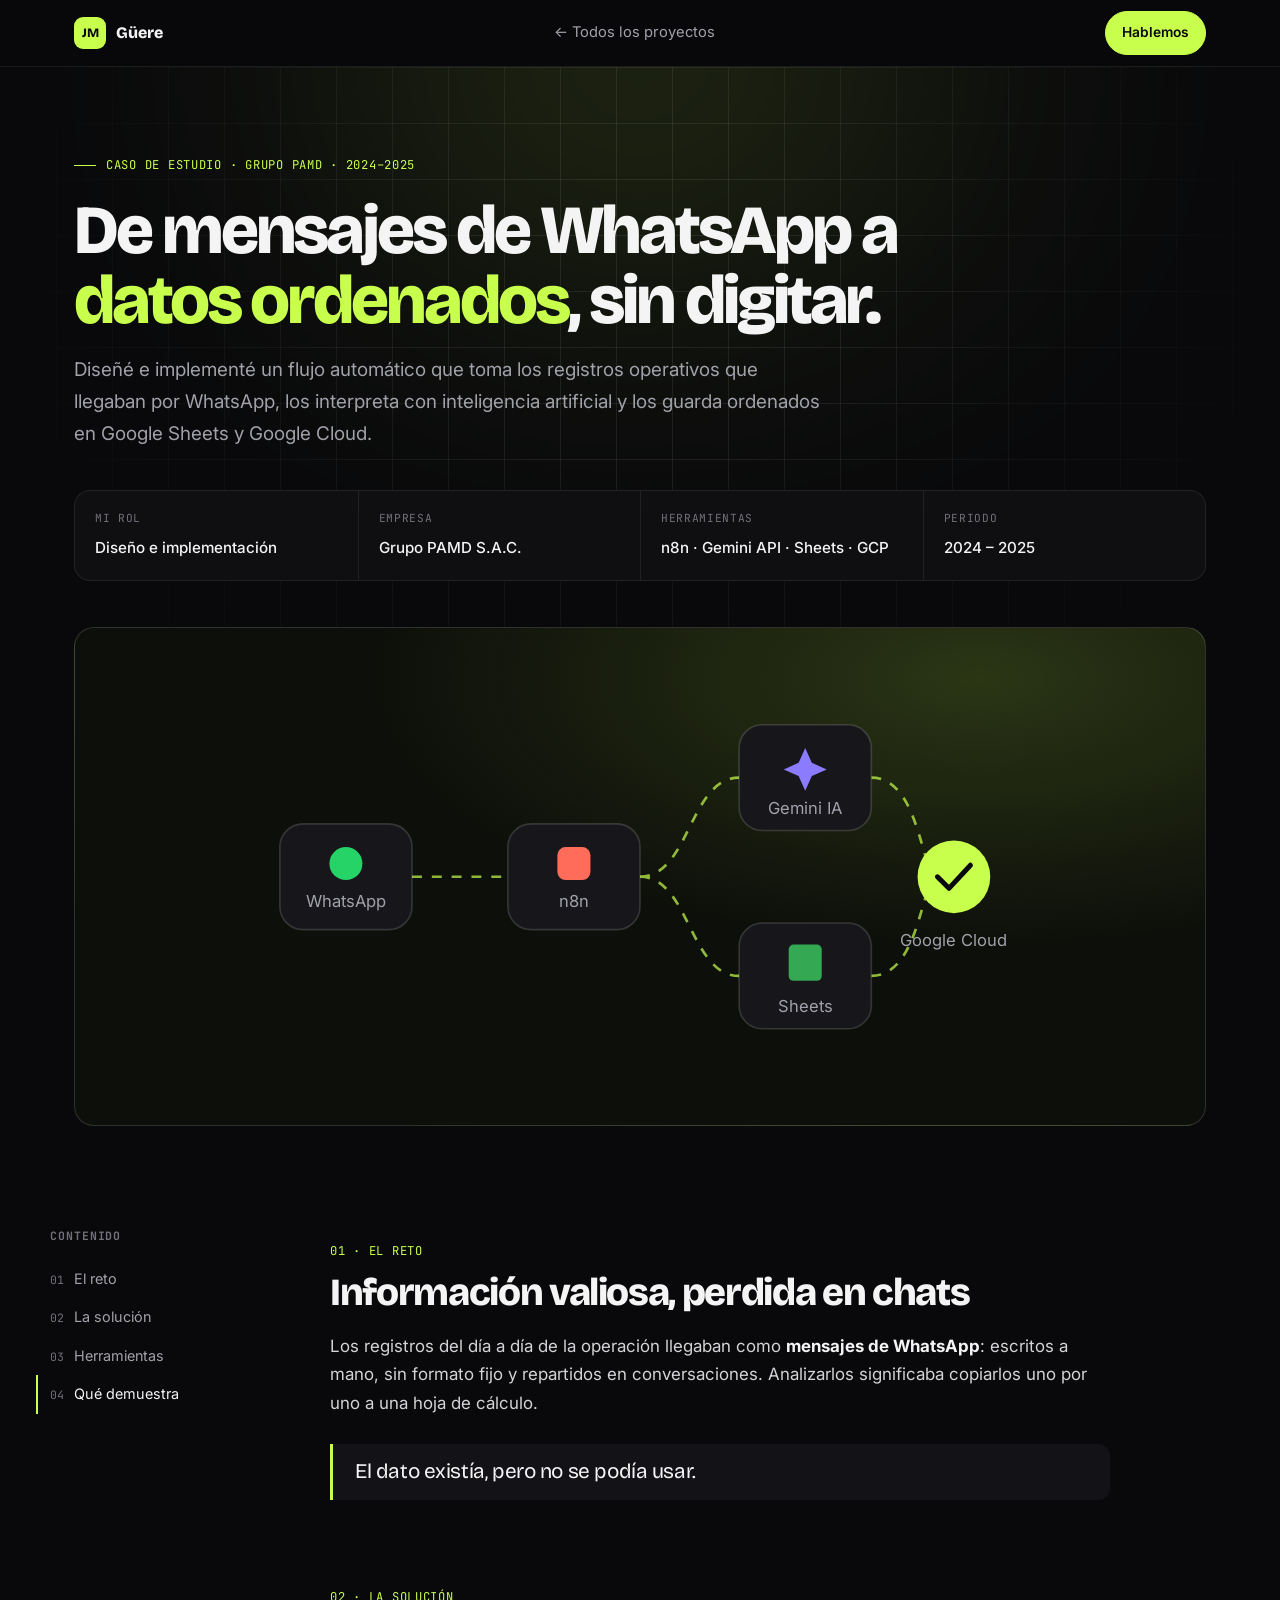
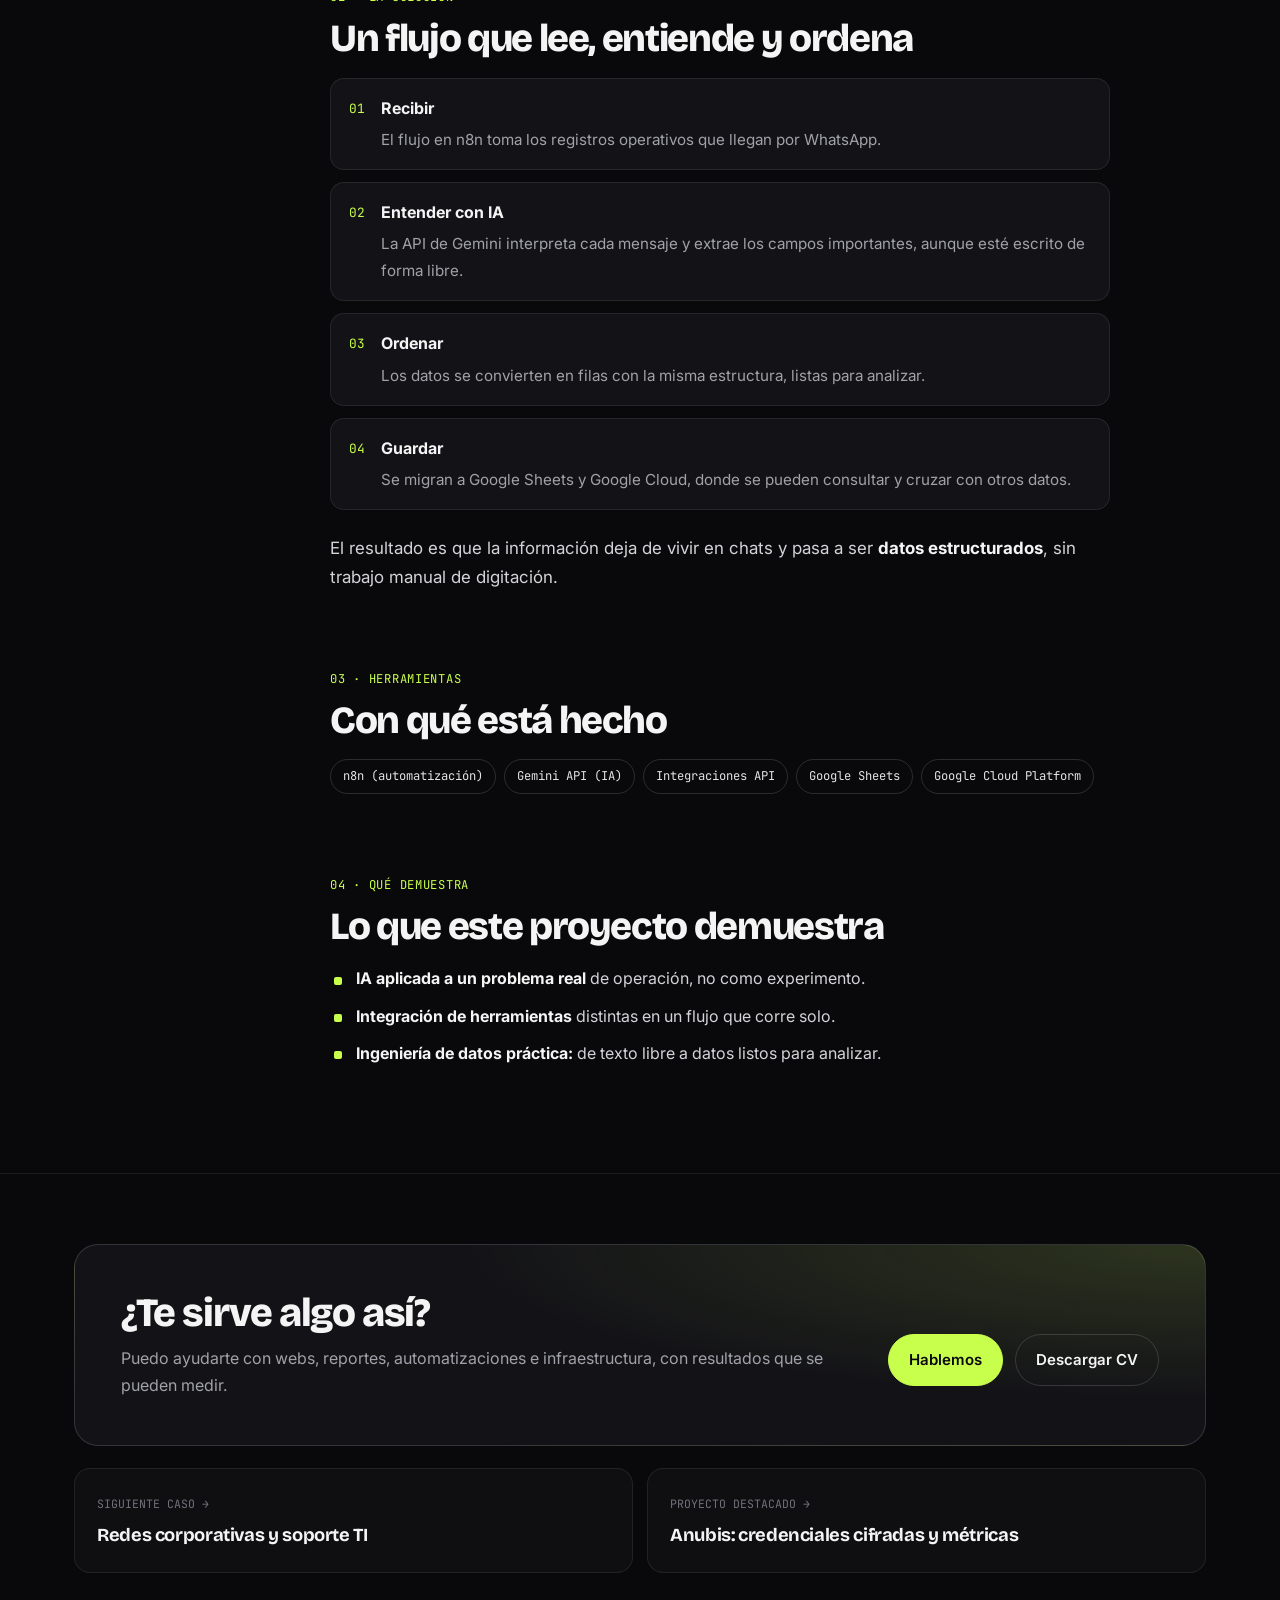
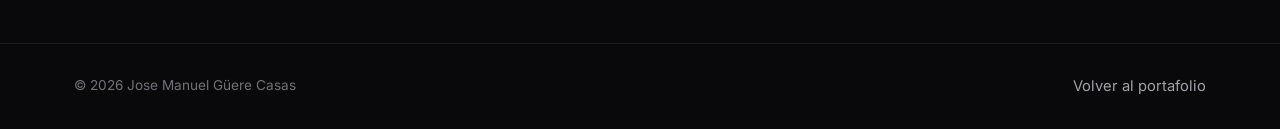
<file: proyectos/automatizacion-ia.html>
<!doctype html>
<html lang="es">
<head>
<meta charset="utf-8">
<meta name="viewport" content="width=device-width, initial-scale=1">
<title>Automatización de registros operativos con IA — Caso de estudio · Jose Manuel Güere</title>
<meta name="description" content="Flujo con n8n y la API de Gemini que extrae, ordena y migra registros operativos de WhatsApp a Google Sheets y Google Cloud.">
<meta property="og:type" content="article">
<meta property="og:title" content="Automatización de registros operativos con IA">
<meta property="og:description" content="Flujo con n8n y la API de Gemini que extrae, ordena y migra registros operativos de WhatsApp a Google Sheets y Google Cloud.">
<meta property="og:image" content="https://jguere2811.github.io/og.png">
<link rel="icon" href="data:image/svg+xml,%3Csvg xmlns='http://www.w3.org/2000/svg' viewBox='0 0 64 64'%3E%3Crect width='64' height='64' rx='16' fill='%23c8ff4d'/%3E%3Ctext x='32' y='42' text-anchor='middle' font-family='Arial' font-weight='900' font-size='26' fill='%2309090b'%3EJM%3C/text%3E%3C/svg%3E">
<link rel="preconnect" href="https://fonts.googleapis.com">
<link rel="preconnect" href="https://fonts.gstatic.com" crossorigin>
<link href="https://fonts.googleapis.com/css2?family=Bricolage+Grotesque:opsz,wght@12..96,700;12..96,800&family=Inter:wght@400;500;600&family=JetBrains+Mono:wght@400;500&display=swap" rel="stylesheet">
<link rel="stylesheet" href="articulo.css">
<style>:root{--acento:#c8ff4d}.visual{background:radial-gradient(90% 90% at 80% 10%,rgba(200,255,77,.16),transparent 60%),#0d0f0a}</style>
</head>
<body>
<div id="progreso"></div>
<header class="top"><div class="wrap">
  <a class="logo" href="../"><i>JM</i>Güere</a>
  <a class="volver" href="../#proyectos">← Todos los proyectos</a>
  <a class="btn pri sm" href="../#contacto">Hablemos</a>
</div></header>
<main>
<section class="portada">
  <div class="brillo"></div>
  <div class="wrap">
    <span class="eyebrow">CASO DE ESTUDIO · GRUPO PAMD · 2024–2025</span>
    <h1>De mensajes de WhatsApp a <em>datos ordenados</em>, sin digitar.</h1>
    <p class="bajada">Diseñé e implementé un flujo automático que toma los registros operativos que llegaban por WhatsApp, los interpreta con inteligencia artificial y los guarda ordenados en Google Sheets y Google Cloud.</p>
    <div class="ficha"><div><small>Mi rol</small><b>Diseño e implementación</b></div><div><small>Empresa</small><b>Grupo PAMD S.A.C.</b></div><div><small>Herramientas</small><b>n8n · Gemini API · Sheets · GCP</b></div><div><small>Periodo</small><b>2024 – 2025</b></div></div>
    <div class="visual"><svg viewBox="0 0 460 260" font-family="Inter, sans-serif">
    <g fill="none" stroke="#c8ff4d" stroke-width="1.6" opacity=".7"><path class="flujo-mov" d="M92 130 H150"/><path class="flujo-mov" d="M230 130 C260 130 260 70 290 70"/><path class="flujo-mov" d="M230 130 C260 130 260 190 290 190"/><path class="flujo-mov" d="M370 70 C400 70 400 130 410 130"/><path class="flujo-mov" d="M370 190 C400 190 400 130 410 130"/></g>
    <rect x="12" y="98" width="80" height="64" rx="14" fill="#16161b" stroke="rgba(255,255,255,.15)"/><circle cx="52" cy="122" r="10" fill="#25d366"/><text x="52" y="148" text-anchor="middle" font-size="10" fill="#a1a1aa">WhatsApp</text>
    <rect x="150" y="98" width="80" height="64" rx="14" fill="#16161b" stroke="rgba(255,255,255,.15)"/><rect x="180" y="112" width="20" height="20" rx="5" fill="#ff6d5a"/><text x="190" y="148" text-anchor="middle" font-size="10" fill="#a1a1aa">n8n</text>
    <rect x="290" y="38" width="80" height="64" rx="14" fill="#16161b" stroke="rgba(255,255,255,.15)"/><path d="M330 52 l4 9 9 4 -9 4 -4 9 -4 -9 -9 -4 9 -4z" fill="#8b7cff"/><text x="330" y="92" text-anchor="middle" font-size="10" fill="#a1a1aa">Gemini IA</text>
    <rect x="290" y="158" width="80" height="64" rx="14" fill="#16161b" stroke="rgba(255,255,255,.15)"/><rect x="320" y="171" width="20" height="22" rx="3" fill="#34a853"/><text x="330" y="212" text-anchor="middle" font-size="10" fill="#a1a1aa">Sheets</text>
    <circle cx="420" cy="130" r="22" fill="#c8ff4d"/><path d="M410 130 l7 7 13 -14" fill="none" stroke="#09090b" stroke-width="3" stroke-linecap="round" stroke-linejoin="round"/><text x="420" y="172" text-anchor="middle" font-size="10" fill="#a1a1aa">Google Cloud</text></svg></div>
  </div>
</section>
<div class="wrap cuerpo">
  <nav class="indice" aria-label="Contenido">
    <b>CONTENIDO</b>
    <a href="#reto"><span>01</span>El reto</a>
    <a href="#solucion"><span>02</span>La solución</a>
    <a href="#herramientas"><span>03</span>Herramientas</a>
    <a href="#demuestra"><span>04</span>Qué demuestra</a>
  </nav>
  <article>
    <section id="reto">
      <span class="num-seccion">01 · EL RETO</span>
      <h2>Información valiosa, perdida en chats</h2>
      <p>Los registros del día a día de la operación llegaban como <strong>mensajes de WhatsApp</strong>: escritos a mano, sin formato fijo y repartidos en conversaciones. Analizarlos significaba copiarlos uno por uno a una hoja de cálculo.</p><div class="cita">El dato existía, pero no se podía usar.</div>
    </section>
    <section id="solucion">
      <span class="num-seccion">02 · LA SOLUCIÓN</span>
      <h2>Un flujo que lee, entiende y ordena</h2>
      <div class="pasos"><div class="paso"><div><b>Recibir</b><span>El flujo en n8n toma los registros operativos que llegan por WhatsApp.</span></div></div><div class="paso"><div><b>Entender con IA</b><span>La API de Gemini interpreta cada mensaje y extrae los campos importantes, aunque esté escrito de forma libre.</span></div></div><div class="paso"><div><b>Ordenar</b><span>Los datos se convierten en filas con la misma estructura, listas para analizar.</span></div></div><div class="paso"><div><b>Guardar</b><span>Se migran a Google Sheets y Google Cloud, donde se pueden consultar y cruzar con otros datos.</span></div></div></div><p>El resultado es que la información deja de vivir en chats y pasa a ser <strong>datos estructurados</strong>, sin trabajo manual de digitación.</p>
    </section>
    <section id="herramientas">
      <span class="num-seccion">03 · HERRAMIENTAS</span>
      <h2>Con qué está hecho</h2>
      <div class="chips"><span class="chip">n8n (automatización)</span><span class="chip">Gemini API (IA)</span><span class="chip">Integraciones API</span><span class="chip">Google Sheets</span><span class="chip">Google Cloud Platform</span></div>
    </section>
    <section id="demuestra">
      <span class="num-seccion">04 · QUÉ DEMUESTRA</span>
      <h2>Lo que este proyecto demuestra</h2>
      <ul class="lista"><li><strong>IA aplicada a un problema real</strong> de operación, no como experimento.</li><li><strong>Integración de herramientas</strong> distintas en un flujo que corre solo.</li><li><strong>Ingeniería de datos práctica:</strong> de texto libre a datos listos para analizar.</li></ul>
    </section>
  </article>
</div>
<section class="cierre"><div class="wrap">
  <div class="tarjeta">
    <div><h2>¿Te sirve algo así?</h2><p>Puedo ayudarte con webs, reportes, automatizaciones e infraestructura, con resultados que se pueden medir.</p></div>
    <div class="acciones"><a class="btn pri" href="../#contacto">Hablemos</a><a class="btn" href="../cv-jose-manuel-guere.pdf" download>Descargar CV</a></div>
  </div>
  <div class="siguientes"><a href="redes-corporativas.html"><small>SIGUIENTE CASO →</small><b>Redes corporativas y soporte TI</b></a><a href="anubis.html"><small>PROYECTO DESTACADO →</small><b>Anubis: credenciales cifradas y métricas</b></a></div>
</div></section>
</main>
<footer><div class="wrap"><span>© <span id="anio"></span> Jose Manuel Güere Casas</span><a href="../" class="volver">Volver al portafolio</a></div></footer>
<script src="articulo.js"></script>
</body>
</html>
</file>
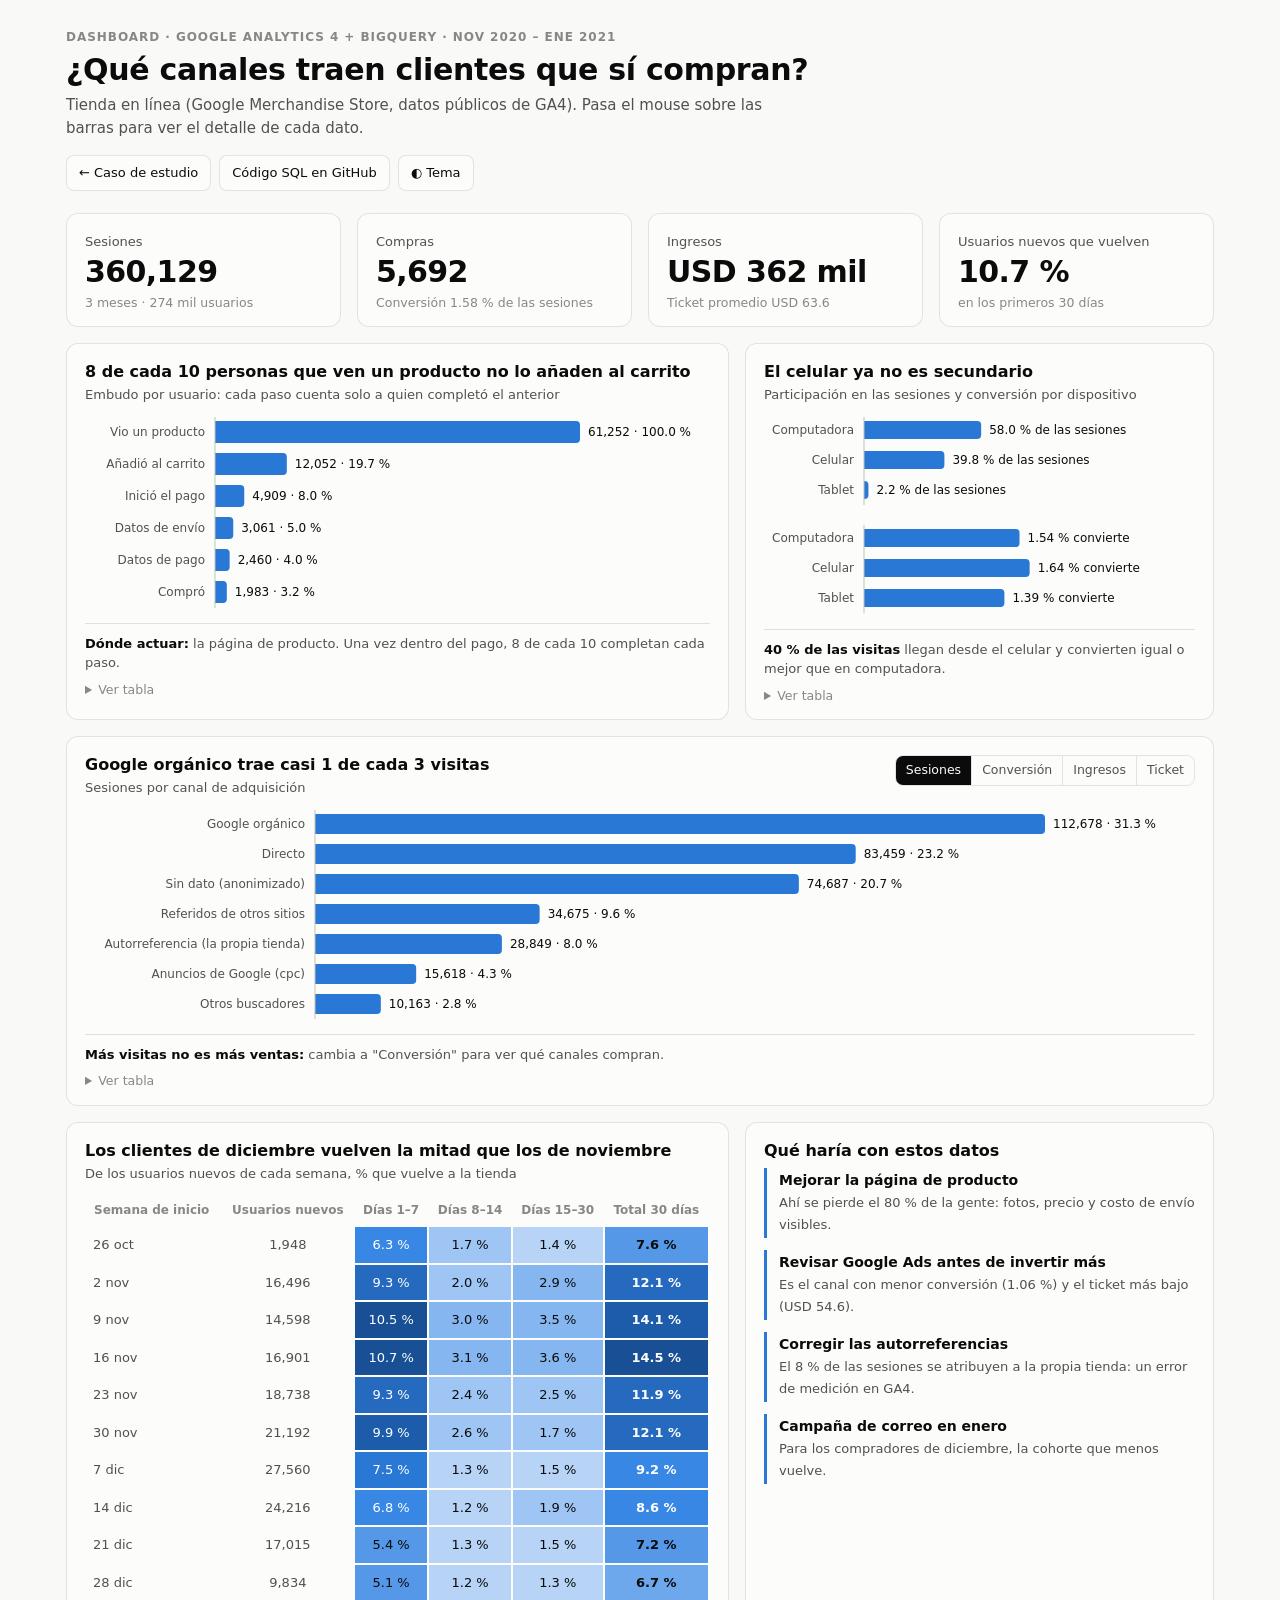
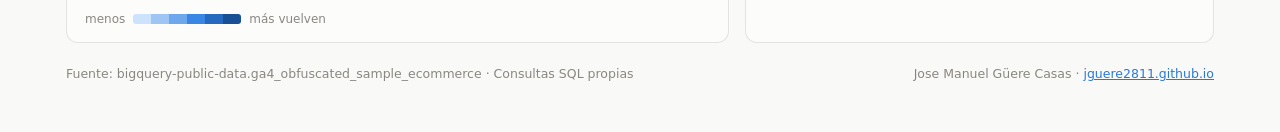
<file: proyectos/dashboard-ga4.html>
<!doctype html>
<html lang="es">
<head>
<meta charset="utf-8">
<meta name="viewport" content="width=device-width, initial-scale=1">
<title>Dashboard GA4 · Tienda en línea · Jose Manuel Güere</title>
<meta name="description" content="Dashboard interactivo: canales, embudo de compra, dispositivos y retención de una tienda en línea, con datos de Google Analytics 4 analizados con SQL en BigQuery.">
<meta property="og:title" content="Dashboard GA4 · ¿Qué canales traen clientes que sí compran?">
<meta property="og:image" content="https://jguere2811.github.io/og.png">
<link rel="icon" href="data:image/svg+xml,%3Csvg xmlns='http://www.w3.org/2000/svg' viewBox='0 0 64 64'%3E%3Crect width='64' height='64' rx='16' fill='%23c8ff4d'/%3E%3Ctext x='32' y='42' text-anchor='middle' font-family='Arial' font-weight='900' font-size='26' fill='%2309090b'%3EJM%3C/text%3E%3C/svg%3E">
<style>
:root{
  color-scheme:light;
  --page:#f9f9f7; --surface:#fcfcfb; --ink:#0b0b0b; --ink-2:#52514e; --muted:#898781;
  --grid:#e1e0d9; --axis:#c3c2b7; --border:rgba(11,11,11,.10);
  --s1:#2a78d6; --s1-soft:#86b6ef; --s2:#eb6834;
  --good:#006300;
  --seq:#cde2fb,#b7d3f6,#9ec5f4,#86b6ef,#6da7ec,#5598e7,#3987e5,#2a78d6,#256abf,#1c5cab,#184f95;
}
@media (prefers-color-scheme:dark){
  :root:where(:not([data-theme="light"])){
    color-scheme:dark;
    --page:#0d0d0d; --surface:#1a1a19; --ink:#f0efec; --ink-2:#c3c2b7; --muted:#898781;
    --grid:#2c2c2a; --axis:#383835; --border:rgba(255,255,255,.10);
    --s1:#3987e5; --s1-soft:#1c5cab; --s2:#d95926; --good:#0ca30c;
  }
}
:root[data-theme="dark"]{
  color-scheme:dark;
  --page:#0d0d0d; --surface:#1a1a19; --ink:#f0efec; --ink-2:#c3c2b7; --muted:#898781;
  --grid:#2c2c2a; --axis:#383835; --border:rgba(255,255,255,.10);
  --s1:#3987e5; --s1-soft:#1c5cab; --s2:#d95926; --good:#0ca30c;
}
*{box-sizing:border-box;margin:0}
body{background:var(--page);color:var(--ink);font:15px/1.5 system-ui,-apple-system,"Segoe UI",sans-serif;-webkit-font-smoothing:antialiased}
a{color:var(--s1)}
.wrap{max-width:1180px;margin:0 auto;padding:28px 16px 48px}
header.top{display:flex;justify-content:space-between;gap:16px;align-items:flex-start;flex-wrap:wrap;margin-bottom:22px}
.eyebrow{font-size:12px;letter-spacing:.08em;text-transform:uppercase;color:var(--muted);font-weight:600}
h1{font-size:clamp(22px,3.2vw,30px);line-height:1.2;letter-spacing:-.01em;margin:6px 0 6px}
.sub{color:var(--ink-2);max-width:720px}
.links{display:flex;gap:8px;flex-wrap:wrap}
.btn{display:inline-flex;align-items:center;gap:6px;border:1px solid var(--border);background:var(--surface);color:var(--ink);padding:7px 12px;border-radius:8px;font-size:13px;text-decoration:none;cursor:pointer;font-family:inherit}
.btn:hover{border-color:var(--axis)}
.grid{display:grid;grid-template-columns:repeat(12,1fr);gap:16px}
.card{background:var(--surface);border:1px solid var(--border);border-radius:12px;padding:18px 18px 14px;min-width:0}
.c3{grid-column:span 3}.c4{grid-column:span 4}.c5{grid-column:span 5}.c6{grid-column:span 6}.c7{grid-column:span 7}.c8{grid-column:span 8}.c12{grid-column:span 12}
@media (max-width:900px){.c3{grid-column:span 6}.c4,.c5,.c6,.c7,.c8{grid-column:span 12}}
@media (max-width:520px){.c3{grid-column:span 12}}
.kpi small{display:block;color:var(--ink-2);font-size:13px}
.kpi b{display:block;font-size:30px;line-height:1.15;font-weight:650;letter-spacing:-.02em;font-variant-numeric:tabular-nums;margin-top:4px}
.kpi span{display:block;color:var(--muted);font-size:12.5px;margin-top:4px}
.card h2{font-size:16px;font-weight:650;line-height:1.3}
.card .q{color:var(--ink-2);font-size:13px;margin:2px 0 12px}
.head{display:flex;justify-content:space-between;gap:10px;align-items:flex-start;flex-wrap:wrap}
.seg{display:inline-flex;border:1px solid var(--border);border-radius:8px;overflow:hidden}
.seg button{border:0;background:transparent;color:var(--ink-2);font:inherit;font-size:12.5px;padding:5px 10px;cursor:pointer}
.seg button+button{border-left:1px solid var(--border)}
.seg button[aria-pressed="true"]{background:var(--ink);color:var(--surface)}
svg{display:block;width:100%;height:auto;overflow:visible}
svg text{font-family:system-ui,-apple-system,"Segoe UI",sans-serif}
.lbl{fill:var(--ink-2);font-size:12px}
.val{fill:var(--ink);font-size:12px;font-variant-numeric:tabular-nums}
.mut{fill:var(--muted);font-size:11px}
.gl{stroke:var(--grid);stroke-width:1}
.ax{stroke:var(--axis);stroke-width:1}
.bar{fill:var(--s1)}
.bar.hi{fill:var(--s2)}
.hit{fill:transparent;cursor:default}
.hit:hover + .bar, .row:hover .bar{opacity:.85}
.note{font-size:13px;color:var(--ink-2);border-top:1px solid var(--grid);margin-top:10px;padding-top:10px}
.note b{color:var(--ink)}
details{margin-top:8px}
summary{font-size:12.5px;color:var(--muted);cursor:pointer}
table{width:100%;border-collapse:collapse;font-size:13px;margin-top:8px;font-variant-numeric:tabular-nums}
th,td{text-align:right;padding:6px 8px;border-bottom:1px solid var(--grid)}
th:first-child,td:first-child{text-align:left}
th{color:var(--muted);font-weight:600;font-size:12px}
.heat td{text-align:center;border:2px solid var(--surface);border-radius:4px;padding:8px 6px}
.heat td:first-child{text-align:left;color:var(--ink-2);background:none}
.heat td{white-space:nowrap}
@media (max-width:520px){.heat{font-size:11.5px}.heat td{padding:7px 3px}.heat th{font-size:10.5px}}
.heat th{text-align:center}.heat th:first-child{text-align:left}
.legend{display:flex;align-items:center;gap:8px;font-size:12px;color:var(--muted);margin-top:8px}
.ramp{display:inline-flex;height:10px;border-radius:3px;overflow:hidden}
.ramp i{width:18px}
.findings{display:grid;grid-template-columns:repeat(auto-fit,minmax(240px,1fr));gap:12px;margin-top:6px}
.finding{border-left:3px solid var(--s1);padding:2px 0 2px 12px}
.finding b{display:block;font-size:14px}
.finding span{font-size:13px;color:var(--ink-2)}
#tip{position:fixed;pointer-events:none;background:var(--ink);color:var(--surface);font-size:12.5px;line-height:1.4;padding:8px 10px;border-radius:8px;max-width:240px;opacity:0;transition:opacity .12s;z-index:9;font-variant-numeric:tabular-nums}
#tip b{display:block;font-size:13px}
footer{color:var(--muted);font-size:12.5px;margin-top:22px;display:flex;justify-content:space-between;gap:10px;flex-wrap:wrap}
</style>
</head>
<body>
<div class="wrap">
  <header class="top">
    <div>
      <div class="eyebrow">Dashboard · Google Analytics 4 + BigQuery · nov 2020 – ene 2021</div>
      <h1>¿Qué canales traen clientes que sí compran?</h1>
      <p class="sub">Tienda en línea (Google Merchandise Store, datos públicos de GA4). Pasa el mouse sobre las barras para ver el detalle de cada dato.</p>
    </div>
    <div class="links">
      <a class="btn" href="analisis-ga4.html">← Caso de estudio</a>
      <a class="btn" href="https://github.com/JGuere2811/analisis-marketing-ga4">Código SQL en GitHub</a>
      <button class="btn" id="tema" type="button" aria-label="Cambiar entre modo claro y oscuro">◐ Tema</button>
    </div>
  </header>

  <section class="grid" aria-label="Indicadores principales">
    <div class="card kpi c3"><small>Sesiones</small><b>360,129</b><span>3 meses · 274 mil usuarios</span></div>
    <div class="card kpi c3"><small>Compras</small><b>5,692</b><span>Conversión 1.58 % de las sesiones</span></div>
    <div class="card kpi c3"><small>Ingresos</small><b>USD 362 mil</b><span>Ticket promedio USD 63.6</span></div>
    <div class="card kpi c3"><small>Usuarios nuevos que vuelven</small><b>10.7 %</b><span>en los primeros 30 días</span></div>

    <div class="card c7">
      <h2>8 de cada 10 personas que ven un producto no lo añaden al carrito</h2>
      <p class="q">Embudo por usuario: cada paso cuenta solo a quien completó el anterior</p>
      <div id="funnel"></div>
      <p class="note"><b>Dónde actuar:</b> la página de producto. Una vez dentro del pago, 8 de cada 10 completan cada paso.</p>
      <details><summary>Ver tabla</summary><div id="funnel-t"></div></details>
    </div>

    <div class="card c5">
      <h2>El celular ya no es secundario</h2>
      <p class="q">Participación en las sesiones y conversión por dispositivo</p>
      <div id="dev-share"></div>
      <div id="dev-conv" style="margin-top:14px"></div>
      <p class="note"><b>40 % de las visitas</b> llegan desde el celular y convierten igual o mejor que en computadora.</p>
      <details><summary>Ver tabla</summary><div id="dev-t"></div></details>
    </div>

    <div class="card c12">
      <div class="head">
        <div>
          <h2 id="ch-title">Canales de adquisición</h2>
          <p class="q" id="ch-q"></p>
        </div>
        <div class="seg" role="group" aria-label="Métrica de canales">
          <button type="button" data-m="sesiones" aria-pressed="true">Sesiones</button>
          <button type="button" data-m="conversion" aria-pressed="false">Conversión</button>
          <button type="button" data-m="ingresos" aria-pressed="false">Ingresos</button>
          <button type="button" data-m="ticket" aria-pressed="false">Ticket</button>
        </div>
      </div>
      <div id="channels"></div>
      <p class="note" id="ch-note"></p>
      <details><summary>Ver tabla</summary><div id="ch-t"></div></details>
    </div>

    <div class="card c7">
      <h2>Los clientes de diciembre vuelven la mitad que los de noviembre</h2>
      <p class="q">De los usuarios nuevos de cada semana, % que vuelve a la tienda</p>
      <div id="cohorts"></div>
      <div class="legend">menos <span class="ramp" id="ramp"></span> más vuelven</div>
    </div>

    <div class="card c5">
      <h2>Qué haría con estos datos</h2>
      <div class="findings" style="grid-template-columns:1fr">
        <div class="finding"><b>Mejorar la página de producto</b><span>Ahí se pierde el 80 % de la gente: fotos, precio y costo de envío visibles.</span></div>
        <div class="finding"><b>Revisar Google Ads antes de invertir más</b><span>Es el canal con menor conversión (1.06 %) y el ticket más bajo (USD 54.6).</span></div>
        <div class="finding"><b>Corregir las autorreferencias</b><span>El 8 % de las sesiones se atribuyen a la propia tienda: un error de medición en GA4.</span></div>
        <div class="finding"><b>Campaña de correo en enero</b><span>Para los compradores de diciembre, la cohorte que menos vuelve.</span></div>
      </div>
    </div>
  </section>

  <footer>
    <span>Fuente: bigquery-public-data.ga4_obfuscated_sample_ecommerce · Consultas SQL propias</span>
    <span>Jose Manuel Güere Casas · <a href="../">jguere2811.github.io</a></span>
  </footer>
</div>
<div id="tip" role="status" aria-live="polite"></div>

<script>
(function(){
  // Tema: respeta el sistema, y el botón alterna
  var root=document.documentElement;
  try{var t=localStorage.getItem('tema-ga4'); if(t) root.setAttribute('data-theme',t);}catch(e){}
  document.getElementById('tema').addEventListener('click',function(){
    var dark=root.getAttribute('data-theme')==='dark'||(!root.getAttribute('data-theme')&&matchMedia('(prefers-color-scheme: dark)').matches);
    var n=dark?'light':'dark'; root.setAttribute('data-theme',n);
    try{localStorage.setItem('tema-ga4',n);}catch(e){}
    drawCohorts();
  });

  var fmt=function(n,d){return n.toLocaleString('en-US',{minimumFractionDigits:d||0,maximumFractionDigits:d||0});};
  var tip=document.getElementById('tip');
  function showTip(e,html){tip.innerHTML=html;tip.style.opacity=1;moveTip(e);}
  function moveTip(e){var x=e.clientX+14,y=e.clientY+14,w=tip.offsetWidth,h=tip.offsetHeight;
    if(x+w>innerWidth-8)x=e.clientX-w-14; if(y+h>innerHeight-8)y=e.clientY-h-14; tip.style.left=x+'px';tip.style.top=y+'px';}
  function hideTip(){tip.style.opacity=0;}
  function table(head,rows){return '<table><thead><tr>'+head.map(function(h){return '<th>'+h+'</th>'}).join('')+'</tr></thead><tbody>'+rows.map(function(r){return '<tr>'+r.map(function(c){return '<td>'+c+'</td>'}).join('')+'</tr>'}).join('')+'</tbody></table>';}
  var NS='http://www.w3.org/2000/svg';
  function el(n,a,txt){var e=document.createElementNS(NS,n);for(var k in a)e.setAttribute(k,a[k]);if(txt!=null)e.textContent=txt;return e;}
  function rounded(x,y,w,h,r){ // extremo derecho redondeado, anclado al eje
    r=Math.min(r,w,h/2); if(w<=0) return '';
    return 'M'+x+','+y+'H'+(x+w-r)+'Q'+(x+w)+','+y+' '+(x+w)+','+(y+r)+'V'+(y+h-r)+'Q'+(x+w)+','+(y+h)+' '+(x+w-r)+','+(y+h)+'H'+x+'Z';}

  // Barras horizontales genéricas
  function hbars(host,data,o){
    var W=Math.max(host.clientWidth||o.width||640,280),lw=Math.min(o.labelW||150,Math.round(W*0.36)),vw=Math.min(o.valW||110,Math.round(W*0.3)),bh=o.barH||18,gap=o.gap||12,top=o.top||4;
    var H=top+data.length*(bh+gap)+(o.axis?18:0);
    var svg=el('svg',{viewBox:'0 0 '+W+' '+H,role:'img','aria-label':o.aria});
    var x0=lw,x1=W-vw,max=o.max||Math.max.apply(null,data.map(function(d){return d.v}));
    var sx=function(v){return (x1-x0)*v/max;};
    if(o.ticks) o.ticks.forEach(function(t){var x=x0+sx(t);svg.appendChild(el('line',{x1:x,x2:x,y1:0,y2:H-18,class:'gl'}));svg.appendChild(el('text',{x:x,y:H-4,'text-anchor':'middle',class:'mut'},o.tickFmt(t)));});
    if(o.ref!=null){var rx=x0+sx(o.ref);svg.appendChild(el('line',{x1:rx,x2:rx,y1:0,y2:top+data.length*(bh+gap)-gap/2,stroke:'var(--ink-2)','stroke-dasharray':'3 3','stroke-width':1}));svg.appendChild(el('text',{x:rx+4,y:top+data.length*(bh+gap)+12,class:'mut'},o.refLbl));}
    data.forEach(function(d,i){
      var y=top+i*(bh+gap),g=el('g',{class:'row'});
      g.appendChild(el('text',{x:lw-10,y:y+bh/2+4,'text-anchor':'end',class:'lbl'},(W<560&&d.s)?d.s:d.l));
      g.appendChild(el('path',{d:rounded(x0,y,Math.max(sx(d.v),2),bh,4),class:'bar'+(d.hi?' hi':'')}));
      g.appendChild(el('text',{x:x0+sx(d.v)+8,y:y+bh/2+4,class:'val'},d.t));
      var hit=el('rect',{x:0,y:y-gap/2,width:W,height:bh+gap,class:'hit'});
      hit.addEventListener('mouseenter',function(e){showTip(e,d.tip)});hit.addEventListener('mousemove',moveTip);hit.addEventListener('mouseleave',hideTip);
      g.appendChild(hit);svg.appendChild(g);
    });
    svg.appendChild(el('line',{x1:x0,x2:x0,y1:0,y2:top+data.length*(bh+gap)-gap/2,class:'ax'}));
    host.innerHTML='';host.appendChild(svg);
  }

  function drawAll(){
  // 1. Embudo
  var F=[['Vio un producto',61252,100,null],['Añadió al carrito',12052,19.7,19.7],['Inició el pago',4909,8.0,40.7],['Datos de envío',3061,5.0,62.4],['Datos de pago',2460,4.0,80.4],['Compró',1983,3.2,80.6]];
  hbars(document.getElementById('funnel'),F.map(function(f){return {l:f[0],v:f[1],t:fmt(f[1])+'  ·  '+fmt(f[2],1)+' %',
    tip:'<b>'+f[0]+'</b>'+fmt(f[1])+' personas<br>'+fmt(f[2],1)+' % de quienes vieron un producto'+(f[3]!=null?'<br>Pasa del paso anterior: '+fmt(f[3],1)+' %':'')}}),
    {aria:'Embudo de compra: de 61 252 personas que vieron un producto, 19,7 % lo añadió al carrito y 3,2 % compró',labelW:130,valW:130,barH:22,gap:10});
  document.getElementById('funnel-t').innerHTML=table(['Paso','Personas','% del inicio','% del paso anterior'],F.map(function(f){return [f[0],fmt(f[1]),fmt(f[2],1)+' %',f[3]==null?'—':fmt(f[3],1)+' %']}));

  // 2. Dispositivos
  var D=[['Computadora',208942,58.0,1.54],['Celular',143185,39.8,1.64],['Tablet',8002,2.2,1.39]];
  var dtip=function(d){return '<b>'+d[0]+'</b>'+fmt(d[1])+' sesiones ('+fmt(d[2],1)+' %)<br>Conversión: '+fmt(d[3],2)+' %'};
  hbars(document.getElementById('dev-share'),D.map(function(d){return {l:d[0],v:d[2],t:fmt(d[2],1)+' % de las sesiones',tip:dtip(d)}}),{aria:'Participación en sesiones por dispositivo',labelW:100,valW:150,max:100,width:520});
  hbars(document.getElementById('dev-conv'),D.map(function(d){return {l:d[0],v:d[3],t:fmt(d[3],2)+' % convierte',tip:dtip(d)}}),{aria:'Conversión por dispositivo',labelW:100,valW:150,max:2,width:520});
  document.getElementById('dev-t').innerHTML=table(['Dispositivo','Sesiones','% sesiones','Conversión'],D.map(function(d){return [d[0],fmt(d[1]),fmt(d[2],1)+' %',fmt(d[3],2)+' %']}));

  }
  drawAll();
  // 3. Canales con selector de métrica
  var C=[['Google orgánico',112678,1454,95775,31.3,1.29,65.9],['Directo',83459,1251,79650,23.2,1.50,63.7],['Sin dato (anonimizado)',74687,1445,85931,20.7,1.93,59.5],['Referidos de otros sitios',34675,557,37000,9.6,1.61,66.4],['Autorreferencia (la propia tienda)',28849,701,46521,8.0,2.43,66.4],['Anuncios de Google (cpc)',15618,166,9056,4.3,1.06,54.6],['Otros buscadores',10163,118,8232,2.8,1.16,69.8]];
  var M={
    sesiones:{i:1,title:'Google orgánico trae casi 1 de cada 3 visitas',q:'Sesiones por canal de adquisición',t:function(c){return fmt(c[1])+'  ·  '+fmt(c[4],1)+' %'},note:'<b>Más visitas no es más ventas:</b> cambia a "Conversión" para ver qué canales compran.'},
    conversion:{i:5,title:'Los anuncios de Google son el canal que menos convierte',q:'% de sesiones que terminan en compra · línea punteada = promedio de la tienda (1.58 %)',t:function(c){return fmt(c[5],2)+' %'},ref:1.58,refLbl:'promedio 1.58 %',note:'<b>Google Ads convierte 1.06 %</b>, un tercio menos que el promedio. La autorreferencia "convierte" más porque es un error de medición: le roba el crédito a otros canales.'},
    ingresos:{i:3,title:'Orgánico, anonimizado y directo suman casi 3/4 de los ingresos',q:'Ingresos por canal (USD)',t:function(c){return 'USD '+fmt(c[3]/1000,1)+' mil'},note:'<b>Los anuncios pagados aportan solo el 2.5 % de los ingresos</b> con el 4.3 % de las visitas.'},
    ticket:{i:6,title:'El ticket de los anuncios es el más bajo',q:'Ingreso promedio por compra (USD)',t:function(c){return 'USD '+fmt(c[6],1)},note:'<b>Quien llega por anuncios compra menos:</b> USD 54.6 por pedido frente a USD 63.6 del promedio.'}
  };
  function drawCh(m){
    var SH={'Google orgánico':'Orgánico','Sin dato (anonimizado)':'Sin dato','Referidos de otros sitios':'Referidos','Autorreferencia (la propia tienda)':'Autorref.','Anuncios de Google (cpc)':'Google Ads','Otros buscadores':'Otros busc.'};
    var s=M[m],data=C.map(function(c){return {l:c[0],s:SH[c[0]],v:c[s.i],t:s.t(c),hi:c[0].indexOf('cpc')>-1&&(m==='conversion'||m==='ticket'),
      tip:'<b>'+c[0]+'</b>'+fmt(c[1])+' sesiones ('+fmt(c[4],1)+' %)<br>'+fmt(c[2])+' compras · conversión '+fmt(c[5],2)+' %<br>Ingresos USD '+fmt(c[3])+' · ticket USD '+fmt(c[6],1)}}).sort(function(a,b){return b.v-a.v});
    hbars(document.getElementById('channels'),data,{aria:s.title,labelW:230,valW:150,width:1100,barH:20,gap:10,ref:s.ref,refLbl:s.refLbl});
    document.getElementById('ch-title').textContent=s.title;document.getElementById('ch-q').textContent=s.q;document.getElementById('ch-note').innerHTML=s.note;
    document.querySelectorAll('.seg button').forEach(function(b){b.setAttribute('aria-pressed',b.dataset.m===m)});
  }
  document.querySelectorAll('.seg button').forEach(function(b){b.addEventListener('click',function(){drawCh(b.dataset.m)})});
  drawCh('sesiones');
  document.getElementById('ch-t').innerHTML=table(['Canal','Sesiones','Compras','Conversión','Ingresos USD','Ticket USD'],C.map(function(c){return [c[0],fmt(c[1]),fmt(c[2]),fmt(c[5],2)+' %',fmt(c[3]),fmt(c[6],1)]}));

  // 4. Cohortes (mapa de calor, azul secuencial)
  var K=[['26 oct',1948,6.3,1.7,1.4,7.6],['2 nov',16496,9.3,2.0,2.9,12.1],['9 nov',14598,10.5,3.0,3.5,14.1],['16 nov',16901,10.7,3.1,3.6,14.5],['23 nov',18738,9.3,2.4,2.5,11.9],['30 nov',21192,9.9,2.6,1.7,12.1],['7 dic',27560,7.5,1.3,1.5,9.2],['14 dic',24216,6.8,1.2,1.9,8.6],['21 dic',17015,5.4,1.3,1.5,7.2],['28 dic',9834,5.1,1.2,1.3,6.7]];
  var SEQ=['#cde2fb','#b7d3f6','#9ec5f4','#86b6ef','#6da7ec','#5598e7','#3987e5','#2a78d6','#256abf','#1c5cab','#184f95'];
  function drawCohorts(){
    var host=document.getElementById('cohorts');
    var cell=function(v,max){var i=Math.min(SEQ.length-1,Math.round(v/max*(SEQ.length-1)));return 'background:'+SEQ[i]+';color:'+(i>=6?'#ffffff':'#0b0b0b');};
    var html='<table class="heat"><thead><tr><th>Semana de inicio</th><th>Usuarios nuevos</th><th>Días 1–7</th><th>Días 8–14</th><th>Días 15–30</th><th>Total 30 días</th></tr></thead><tbody>';
    K.forEach(function(k){html+='<tr><td>'+k[0]+'</td><td style="color:var(--ink-2)">'+fmt(k[1])+'</td>'+
      [2,3,4].map(function(j){return '<td style="'+cell(k[j],11)+'" data-tip="<b>Cohorte '+k[0]+'</b>'+fmt(k[j],1)+' % volvió ('+['días 1–7','días 8–14','días 15–30'][j-2]+')">'+fmt(k[j],1)+' %</td>'}).join('')+
      '<td style="'+cell(k[5],15)+';font-weight:650" data-tip="<b>Cohorte '+k[0]+'</b>'+fmt(k[1])+' usuarios nuevos<br>'+fmt(k[5],1)+' % volvió en 30 días">'+fmt(k[5],1)+' %</td></tr>';});
    host.innerHTML=html+'</tbody></table>';
    host.querySelectorAll('td[data-tip]').forEach(function(td){td.addEventListener('mouseenter',function(e){showTip(e,td.dataset.tip)});td.addEventListener('mousemove',moveTip);td.addEventListener('mouseleave',hideTip);});
    document.getElementById('ramp').innerHTML=SEQ.filter(function(_,i){return i%2===0}).map(function(c){return '<i style="background:'+c+'"></i>'}).join('');
  }
  drawCohorts();
  var cur='sesiones';document.querySelectorAll('.seg button').forEach(function(b){b.addEventListener('click',function(){cur=b.dataset.m})});
  var rt;addEventListener('resize',function(){clearTimeout(rt);rt=setTimeout(function(){drawAll();drawCh(cur)},150)});
})();
</script>
</body>
</html>
</file>
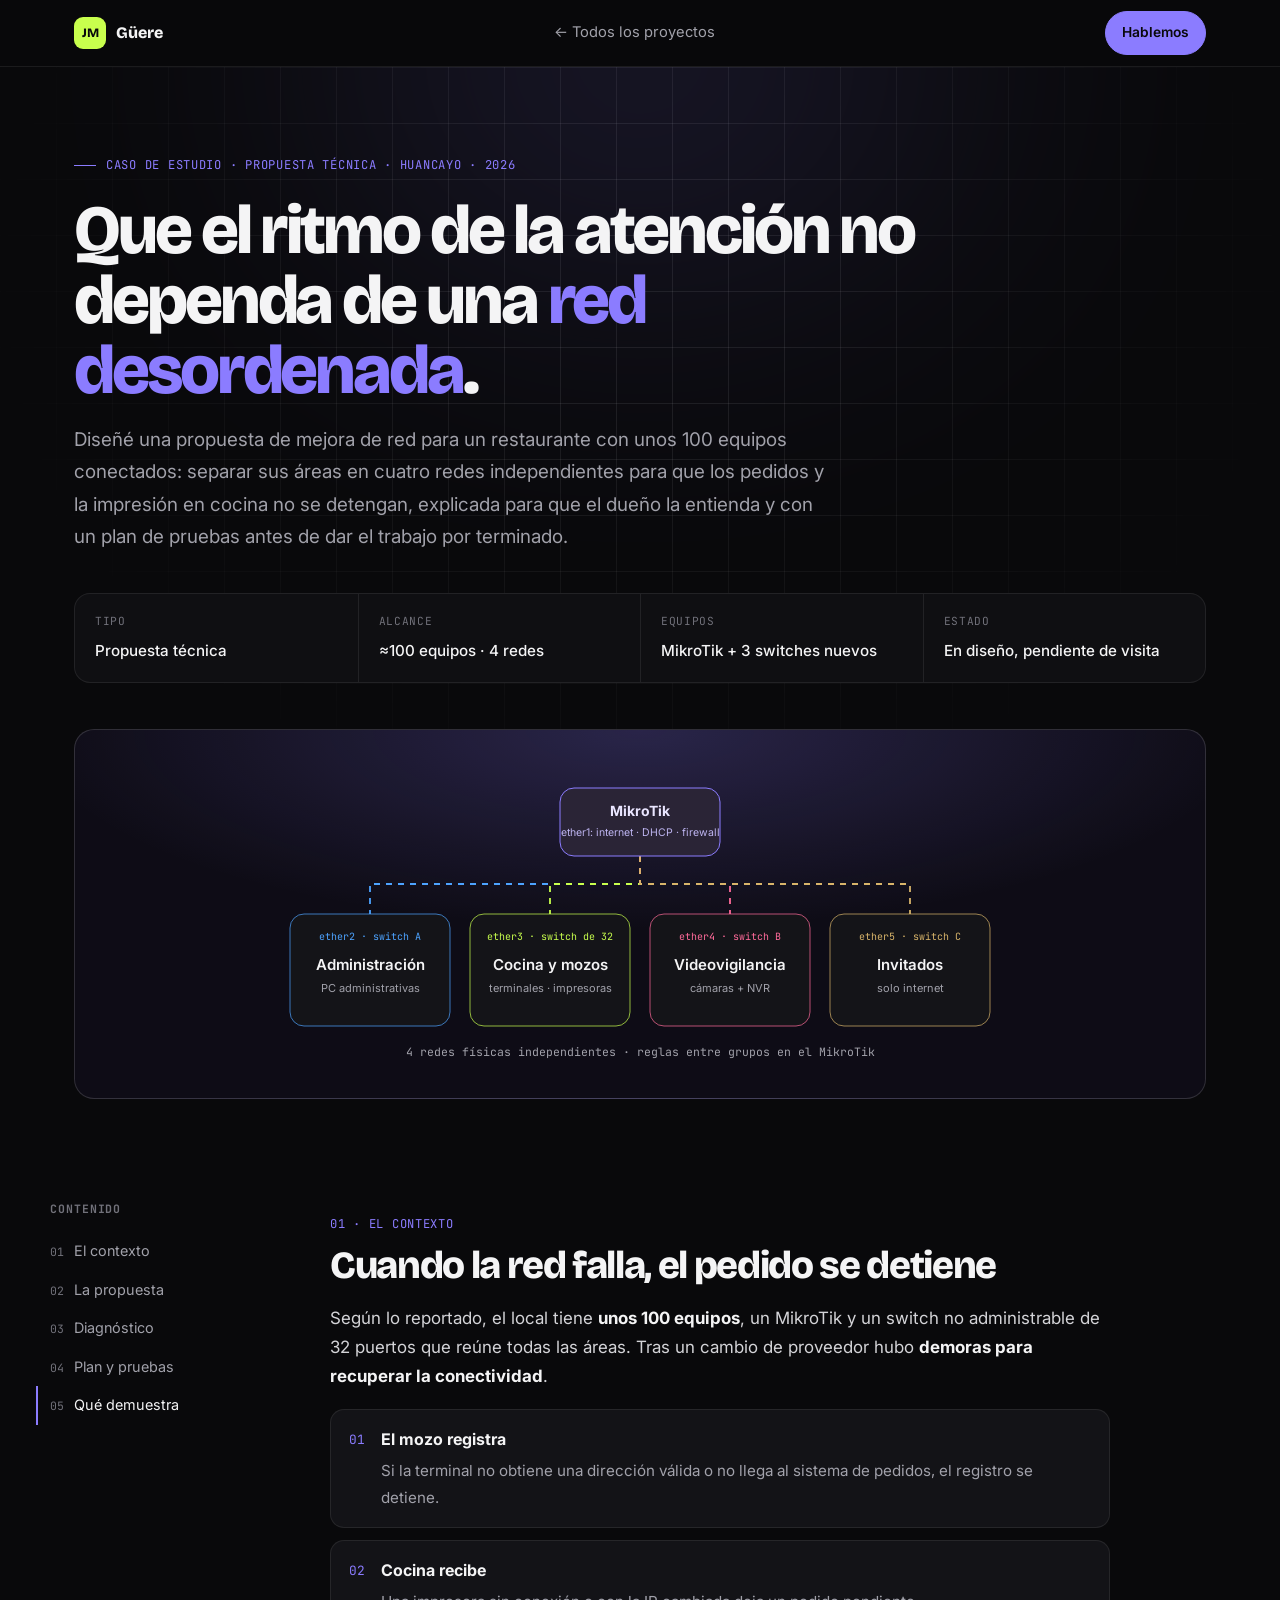
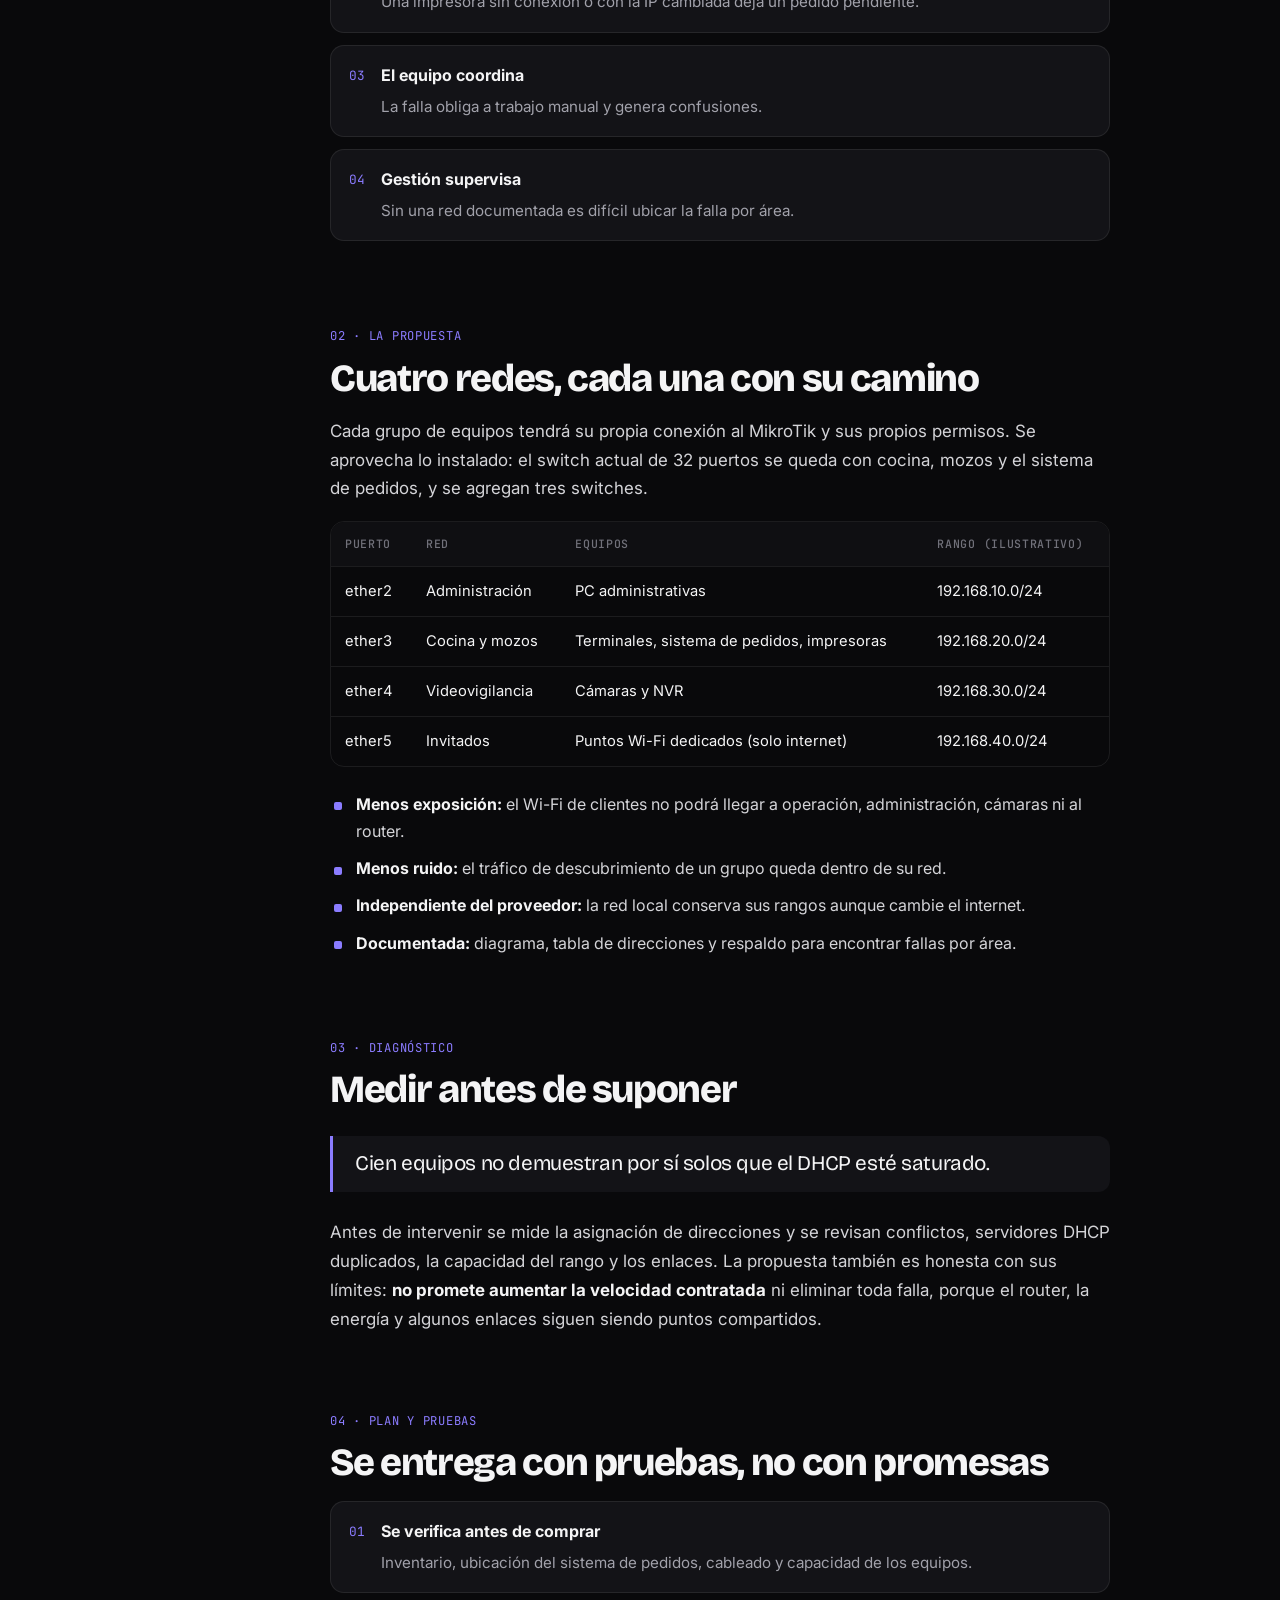
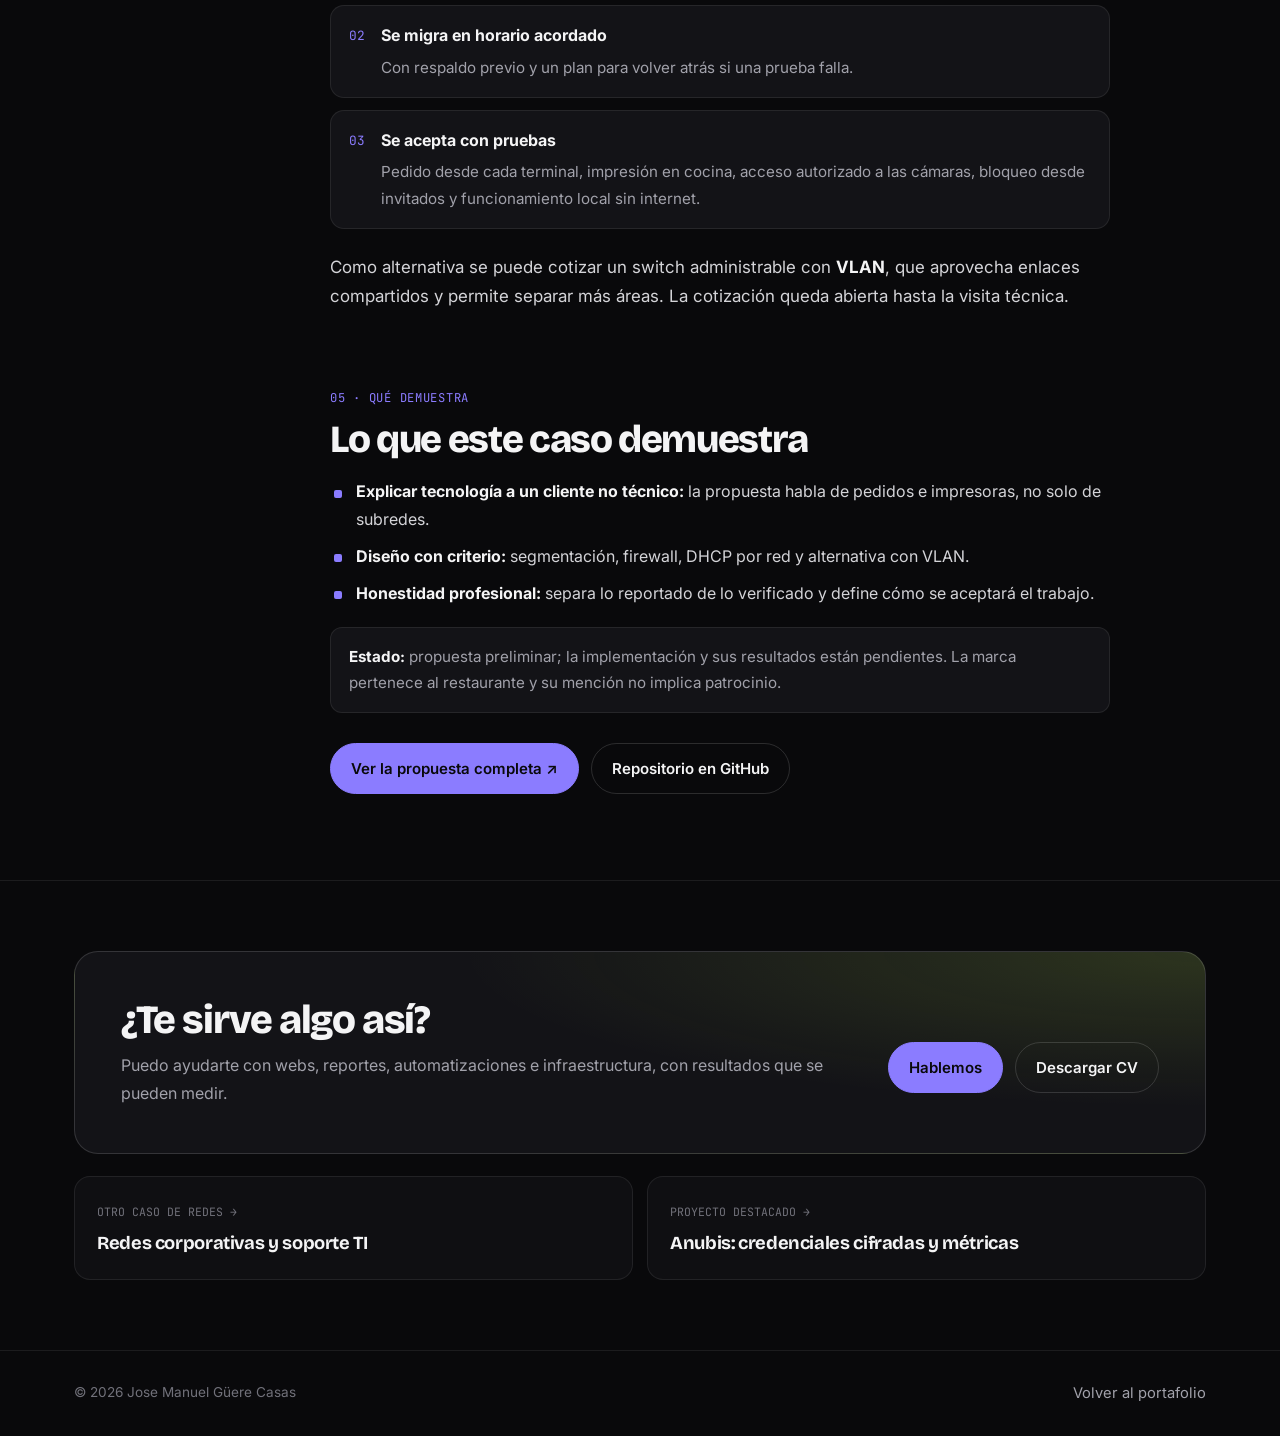
<file: proyectos/huancahuasi.html>
<!doctype html>
<html lang="es">
<head>
<meta charset="utf-8">
<meta name="viewport" content="width=device-width, initial-scale=1">
<title>Propuesta de red para un restaurante: Huancahuasi — Caso de estudio · Jose Manuel Güere</title>
<meta name="description" content="Propuesta técnica para separar en cuatro redes la red de un restaurante de Huancayo con unos 100 equipos: diagnóstico, diseño con MikroTik, migración y pruebas de aceptación.">
<meta property="og:type" content="article">
<meta property="og:title" content="Propuesta de red para un restaurante: Huancahuasi">
<meta property="og:description" content="Propuesta técnica para separar en cuatro redes la red de un restaurante de Huancayo con unos 100 equipos: diagnóstico, diseño con MikroTik, migración y pruebas de aceptación.">
<meta property="og:image" content="https://jguere2811.github.io/og.png">
<link rel="icon" href="data:image/svg+xml,%3Csvg xmlns='http://www.w3.org/2000/svg' viewBox='0 0 64 64'%3E%3Crect width='64' height='64' rx='16' fill='%23c8ff4d'/%3E%3Ctext x='32' y='42' text-anchor='middle' font-family='Arial' font-weight='900' font-size='26' fill='%2309090b'%3EJM%3C/text%3E%3C/svg%3E">
<link rel="preconnect" href="https://fonts.googleapis.com">
<link rel="preconnect" href="https://fonts.gstatic.com" crossorigin>
<link href="https://fonts.googleapis.com/css2?family=Bricolage+Grotesque:opsz,wght@12..96,700;12..96,800&family=Inter:wght@400;500;600&family=JetBrains+Mono:wght@400;500&display=swap" rel="stylesheet">
<link rel="stylesheet" href="articulo.css">
<style>:root{--acento:#8b7cff}.visual{background:radial-gradient(90% 90% at 50% 0%,rgba(139,124,255,.22),transparent 60%),#0e0c16}</style>
</head>
<body>
<div id="progreso"></div>
<header class="top"><div class="wrap">
  <a class="logo" href="../"><i>JM</i>Güere</a>
  <a class="volver" href="../#proyectos">← Todos los proyectos</a>
  <a class="btn pri sm" href="../#contacto">Hablemos</a>
</div></header>
<main>
<section class="portada">
  <div class="brillo"></div>
  <div class="wrap">
    <span class="eyebrow">CASO DE ESTUDIO · PROPUESTA TÉCNICA · HUANCAYO · 2026</span>
    <h1>Que el ritmo de la atención no dependa de una <em>red desordenada</em>.</h1>
    <p class="bajada">Diseñé una propuesta de mejora de red para un restaurante con unos 100 equipos conectados: separar sus áreas en cuatro redes independientes para que los pedidos y la impresión en cocina no se detengan, explicada para que el dueño la entienda y con un plan de pruebas antes de dar el trabajo por terminado.</p>
    <div class="ficha"><div><small>Tipo</small><b>Propuesta técnica</b></div><div><small>Alcance</small><b>≈100 equipos · 4 redes</b></div><div><small>Equipos</small><b>MikroTik + 3 switches nuevos</b></div><div><small>Estado</small><b>En diseño, pendiente de visita</b></div></div>
    <div class="visual"><svg viewBox="0 0 760 300" font-family="Inter, sans-serif">
  <g fill="none" stroke-width="1.8"><path class="flujo-mov" d="M380 92 V120 H110 V150" stroke="#4da3ff"/><path class="flujo-mov" d="M380 92 V120 H290 V150" stroke="#c8ff4d"/><path class="flujo-mov" d="M380 92 V120 H470 V150" stroke="#ff6b9a"/><path class="flujo-mov" d="M380 92 V120 H650 V150" stroke="#d8b46a"/></g>
  <rect x="300" y="24" width="160" height="68" rx="14" fill="#2a2436" stroke="#8b7cff"/><text x="380" y="52" text-anchor="middle" font-size="14" font-weight="700" fill="#e9e5ff">MikroTik</text><text x="380" y="72" text-anchor="middle" font-size="10.5" fill="#bdb4f0">ether1: internet · DHCP · firewall</text>
  <rect x="30" y="150" width="160" height="112" rx="14" fill="#141418" stroke="#4da3ff" stroke-opacity=".7"/><text x="110" y="176" text-anchor="middle" font-size="10" fill="#4da3ff" font-family="JetBrains Mono">ether2 · switch A</text><text x="110" y="206" text-anchor="middle" font-size="15" font-weight="600" fill="#f4f4f5">Administración</text><text x="110" y="228" text-anchor="middle" font-size="11" fill="#a1a1aa">PC administrativas</text><rect x="210" y="150" width="160" height="112" rx="14" fill="#141418" stroke="#c8ff4d" stroke-opacity=".7"/><text x="290" y="176" text-anchor="middle" font-size="10" fill="#c8ff4d" font-family="JetBrains Mono">ether3 · switch de 32</text><text x="290" y="206" text-anchor="middle" font-size="15" font-weight="600" fill="#f4f4f5">Cocina y mozos</text><text x="290" y="228" text-anchor="middle" font-size="11" fill="#a1a1aa">terminales · impresoras</text><rect x="390" y="150" width="160" height="112" rx="14" fill="#141418" stroke="#ff6b9a" stroke-opacity=".7"/><text x="470" y="176" text-anchor="middle" font-size="10" fill="#ff6b9a" font-family="JetBrains Mono">ether4 · switch B</text><text x="470" y="206" text-anchor="middle" font-size="15" font-weight="600" fill="#f4f4f5">Videovigilancia</text><text x="470" y="228" text-anchor="middle" font-size="11" fill="#a1a1aa">cámaras + NVR</text><rect x="570" y="150" width="160" height="112" rx="14" fill="#141418" stroke="#d8b46a" stroke-opacity=".7"/><text x="650" y="176" text-anchor="middle" font-size="10" fill="#d8b46a" font-family="JetBrains Mono">ether5 · switch C</text><text x="650" y="206" text-anchor="middle" font-size="15" font-weight="600" fill="#f4f4f5">Invitados</text><text x="650" y="228" text-anchor="middle" font-size="11" fill="#a1a1aa">solo internet</text>
  <text x="380" y="292" text-anchor="middle" font-size="11.5" fill="#a1a1aa" font-family="JetBrains Mono">4 redes físicas independientes · reglas entre grupos en el MikroTik</text></svg></div>
  </div>
</section>
<div class="wrap cuerpo">
  <nav class="indice" aria-label="Contenido">
    <b>CONTENIDO</b>
    <a href="#contexto"><span>01</span>El contexto</a>
    <a href="#propuesta"><span>02</span>La propuesta</a>
    <a href="#diagnostico"><span>03</span>Diagnóstico</a>
    <a href="#plan"><span>04</span>Plan y pruebas</a>
    <a href="#demuestra"><span>05</span>Qué demuestra</a>
  </nav>
  <article>
    <section id="contexto">
      <span class="num-seccion">01 · EL CONTEXTO</span>
      <h2>Cuando la red falla, el pedido se detiene</h2>
      <p>Según lo reportado, el local tiene <strong>unos 100 equipos</strong>, un MikroTik y un switch no administrable de 32 puertos que reúne todas las áreas. Tras un cambio de proveedor hubo <strong>demoras para recuperar la conectividad</strong>.</p><div class="pasos"><div class="paso"><div><b>El mozo registra</b><span>Si la terminal no obtiene una dirección válida o no llega al sistema de pedidos, el registro se detiene.</span></div></div><div class="paso"><div><b>Cocina recibe</b><span>Una impresora sin conexión o con la IP cambiada deja un pedido pendiente.</span></div></div><div class="paso"><div><b>El equipo coordina</b><span>La falla obliga a trabajo manual y genera confusiones.</span></div></div><div class="paso"><div><b>Gestión supervisa</b><span>Sin una red documentada es difícil ubicar la falla por área.</span></div></div></div>
    </section>
    <section id="propuesta">
      <span class="num-seccion">02 · LA PROPUESTA</span>
      <h2>Cuatro redes, cada una con su camino</h2>
      <p>Cada grupo de equipos tendrá su propia conexión al MikroTik y sus propios permisos. Se aprovecha lo instalado: el switch actual de 32 puertos se queda con cocina, mozos y el sistema de pedidos, y se agregan tres switches.</p><div class="tabla"><table><thead><tr><th>Puerto</th><th>Red</th><th>Equipos</th><th>Rango (ilustrativo)</th></tr></thead><tbody>
      <tr><td>ether2</td><td>Administración</td><td>PC administrativas</td><td>192.168.10.0/24</td></tr>
      <tr><td>ether3</td><td>Cocina y mozos</td><td>Terminales, sistema de pedidos, impresoras</td><td>192.168.20.0/24</td></tr>
      <tr><td>ether4</td><td>Videovigilancia</td><td>Cámaras y NVR</td><td>192.168.30.0/24</td></tr>
      <tr><td>ether5</td><td>Invitados</td><td>Puntos Wi-Fi dedicados (solo internet)</td><td>192.168.40.0/24</td></tr></tbody></table></div><ul class="lista"><li><strong>Menos exposición:</strong> el Wi-Fi de clientes no podrá llegar a operación, administración, cámaras ni al router.</li><li><strong>Menos ruido:</strong> el tráfico de descubrimiento de un grupo queda dentro de su red.</li><li><strong>Independiente del proveedor:</strong> la red local conserva sus rangos aunque cambie el internet.</li><li><strong>Documentada:</strong> diagrama, tabla de direcciones y respaldo para encontrar fallas por área.</li></ul>
    </section>
    <section id="diagnostico">
      <span class="num-seccion">03 · DIAGNÓSTICO</span>
      <h2>Medir antes de suponer</h2>
      <div class="cita">Cien equipos no demuestran por sí solos que el DHCP esté saturado.</div><p>Antes de intervenir se mide la asignación de direcciones y se revisan conflictos, servidores DHCP duplicados, la capacidad del rango y los enlaces. La propuesta también es honesta con sus límites: <strong>no promete aumentar la velocidad contratada</strong> ni eliminar toda falla, porque el router, la energía y algunos enlaces siguen siendo puntos compartidos.</p>
    </section>
    <section id="plan">
      <span class="num-seccion">04 · PLAN Y PRUEBAS</span>
      <h2>Se entrega con pruebas, no con promesas</h2>
      <div class="pasos"><div class="paso"><div><b>Se verifica antes de comprar</b><span>Inventario, ubicación del sistema de pedidos, cableado y capacidad de los equipos.</span></div></div><div class="paso"><div><b>Se migra en horario acordado</b><span>Con respaldo previo y un plan para volver atrás si una prueba falla.</span></div></div><div class="paso"><div><b>Se acepta con pruebas</b><span>Pedido desde cada terminal, impresión en cocina, acceso autorizado a las cámaras, bloqueo desde invitados y funcionamiento local sin internet.</span></div></div></div><p>Como alternativa se puede cotizar un switch administrable con <strong>VLAN</strong>, que aprovecha enlaces compartidos y permite separar más áreas. La cotización queda abierta hasta la visita técnica.</p>
    </section>
    <section id="demuestra">
      <span class="num-seccion">05 · QUÉ DEMUESTRA</span>
      <h2>Lo que este caso demuestra</h2>
      <ul class="lista"><li><strong>Explicar tecnología a un cliente no técnico:</strong> la propuesta habla de pedidos e impresoras, no solo de subredes.</li><li><strong>Diseño con criterio:</strong> segmentación, firewall, DHCP por red y alternativa con VLAN.</li><li><strong>Honestidad profesional:</strong> separa lo reportado de lo verificado y define cómo se aceptará el trabajo.</li></ul><div class="nota"><b>Estado:</b> propuesta preliminar; la implementación y sus resultados están pendientes. La marca pertenece al restaurante y su mención no implica patrocinio.</div><div class="acciones"><a class="btn pri" href="../propuesta-huancahuasi/" target="_blank" rel="noopener">Ver la propuesta completa ↗</a><a class="btn" href="https://github.com/JGuere2811/propuesta-huancahuasi" target="_blank" rel="noopener">Repositorio en GitHub</a></div>
    </section>
  </article>
</div>
<section class="cierre"><div class="wrap">
  <div class="tarjeta">
    <div><h2>¿Te sirve algo así?</h2><p>Puedo ayudarte con webs, reportes, automatizaciones e infraestructura, con resultados que se pueden medir.</p></div>
    <div class="acciones"><a class="btn pri" href="../#contacto">Hablemos</a><a class="btn" href="../cv-jose-manuel-guere.pdf" download>Descargar CV</a></div>
  </div>
  <div class="siguientes"><a href="redes-corporativas.html"><small>OTRO CASO DE REDES →</small><b>Redes corporativas y soporte TI</b></a><a href="anubis.html"><small>PROYECTO DESTACADO →</small><b>Anubis: credenciales cifradas y métricas</b></a></div>
</div></section>
</main>
<footer><div class="wrap"><span>© <span id="anio"></span> Jose Manuel Güere Casas</span><a href="../" class="volver">Volver al portafolio</a></div></footer>
<script src="articulo.js"></script>
</body>
</html>
</file>
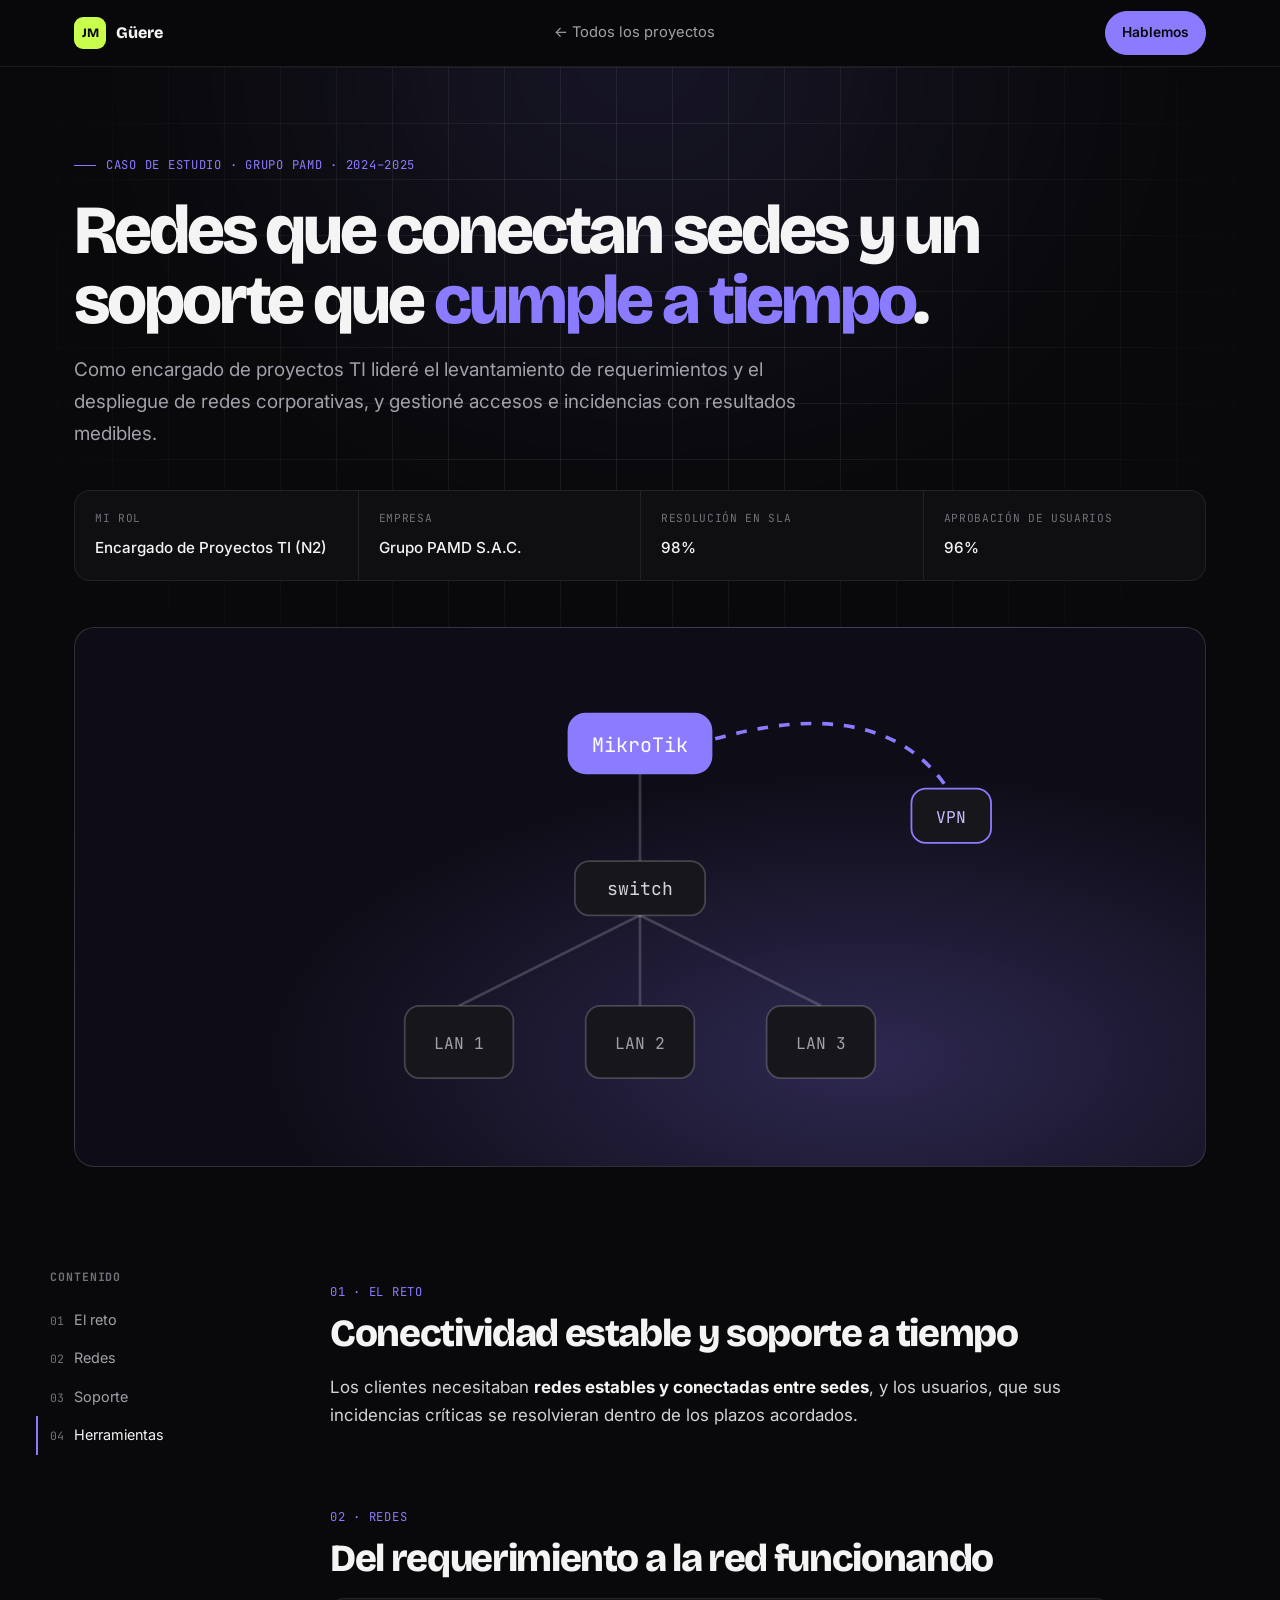
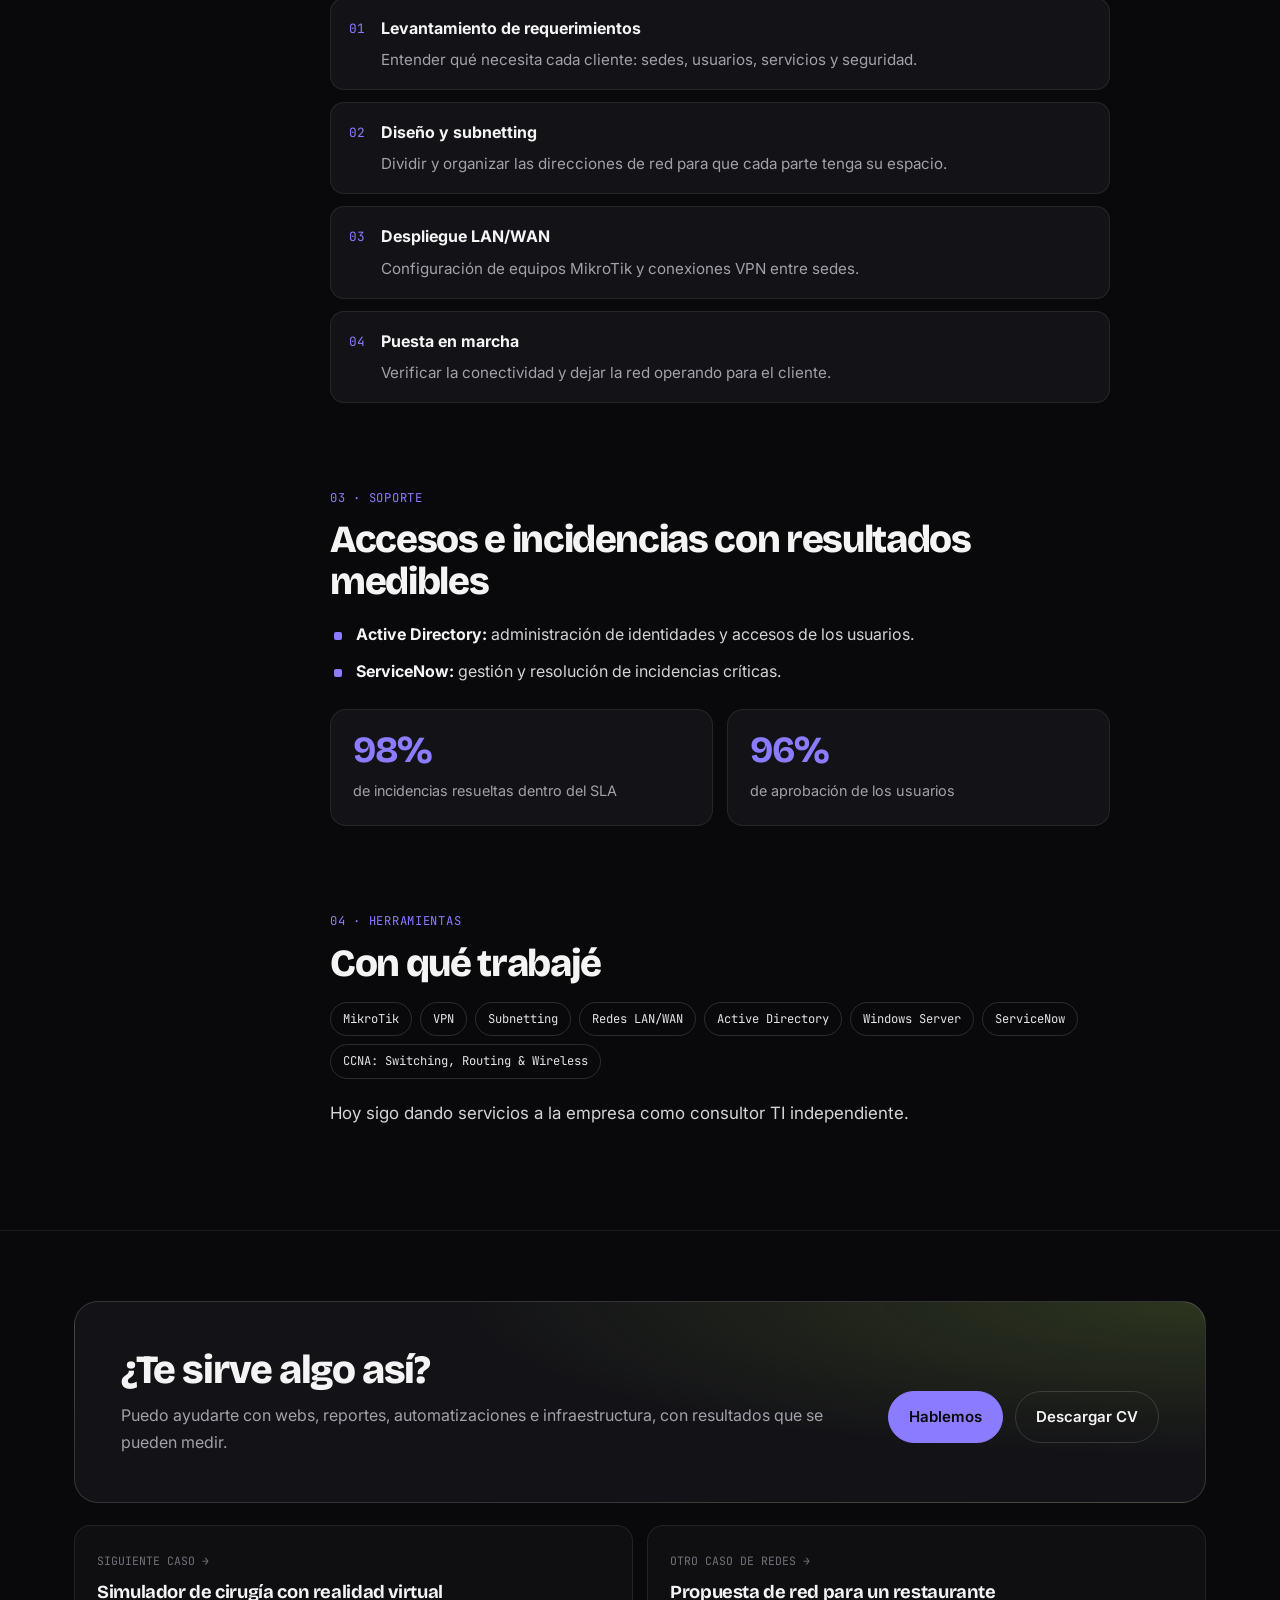
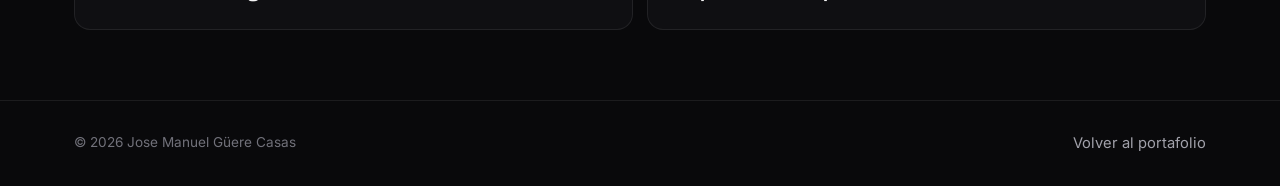
<file: proyectos/redes-corporativas.html>
<!doctype html>
<html lang="es">
<head>
<meta charset="utf-8">
<meta name="viewport" content="width=device-width, initial-scale=1">
<title>Redes corporativas y soporte TI — Caso de estudio · Jose Manuel Güere</title>
<meta name="description" content="Levantamiento de requerimientos, subnetting y despliegue de redes LAN/WAN con MikroTik y VPN; gestión de accesos en Active Directory e incidencias en ServiceNow con 98% de resolución en SLA.">
<meta property="og:type" content="article">
<meta property="og:title" content="Redes corporativas y soporte TI">
<meta property="og:description" content="Levantamiento de requerimientos, subnetting y despliegue de redes LAN/WAN con MikroTik y VPN; gestión de accesos en Active Directory e incidencias en ServiceNow con 98% de resolución en SLA.">
<meta property="og:image" content="https://jguere2811.github.io/og.png">
<link rel="icon" href="data:image/svg+xml,%3Csvg xmlns='http://www.w3.org/2000/svg' viewBox='0 0 64 64'%3E%3Crect width='64' height='64' rx='16' fill='%23c8ff4d'/%3E%3Ctext x='32' y='42' text-anchor='middle' font-family='Arial' font-weight='900' font-size='26' fill='%2309090b'%3EJM%3C/text%3E%3C/svg%3E">
<link rel="preconnect" href="https://fonts.googleapis.com">
<link rel="preconnect" href="https://fonts.gstatic.com" crossorigin>
<link href="https://fonts.googleapis.com/css2?family=Bricolage+Grotesque:opsz,wght@12..96,700;12..96,800&family=Inter:wght@400;500;600&family=JetBrains+Mono:wght@400;500&display=swap" rel="stylesheet">
<link rel="stylesheet" href="articulo.css">
<style>:root{--acento:#8b7cff}.visual{background:radial-gradient(90% 90% at 70% 80%,rgba(139,124,255,.25),transparent 60%),#0e0c16}</style>
</head>
<body>
<div id="progreso"></div>
<header class="top"><div class="wrap">
  <a class="logo" href="../"><i>JM</i>Güere</a>
  <a class="volver" href="../#proyectos">← Todos los proyectos</a>
  <a class="btn pri sm" href="../#contacto">Hablemos</a>
</div></header>
<main>
<section class="portada">
  <div class="brillo"></div>
  <div class="wrap">
    <span class="eyebrow">CASO DE ESTUDIO · GRUPO PAMD · 2024–2025</span>
    <h1>Redes que conectan sedes y un soporte que <em>cumple a tiempo</em>.</h1>
    <p class="bajada">Como encargado de proyectos TI lideré el levantamiento de requerimientos y el despliegue de redes corporativas, y gestioné accesos e incidencias con resultados medibles.</p>
    <div class="ficha"><div><small>Mi rol</small><b>Encargado de Proyectos TI (N2)</b></div><div><small>Empresa</small><b>Grupo PAMD S.A.C.</b></div><div><small>Resolución en SLA</small><b>98%</b></div><div><small>Aprobación de usuarios</small><b>96%</b></div></div>
    <div class="visual"><svg viewBox="0 0 420 260" font-family="JetBrains Mono, monospace"><g stroke="rgba(255,255,255,.18)" stroke-width="1.5"><path d="M210 60 V110"/><path d="M210 140 L110 190"/><path d="M210 140 L210 190"/><path d="M210 140 L310 190"/></g><path class="flujo-mov" d="M240 46 C320 20 360 40 380 70" fill="none" stroke="#8b7cff" stroke-width="2"/><rect x="170" y="28" width="80" height="34" rx="10" fill="#8b7cff"/><text x="210" y="50" text-anchor="middle" font-size="11" fill="#fff">MikroTik</text><rect x="360" y="70" width="44" height="30" rx="8" fill="#16161b" stroke="#8b7cff"/><text x="382" y="89" text-anchor="middle" font-size="9" fill="#c4bcff">VPN</text><rect x="174" y="110" width="72" height="30" rx="8" fill="#16161b" stroke="rgba(255,255,255,.2)"/><text x="210" y="129" text-anchor="middle" font-size="10" fill="#d4d4d8">switch</text><g fill="#16161b" stroke="rgba(255,255,255,.2)"><rect x="80" y="190" width="60" height="40" rx="8"/><rect x="180" y="190" width="60" height="40" rx="8"/><rect x="280" y="190" width="60" height="40" rx="8"/></g><g font-size="9" fill="#a1a1aa" text-anchor="middle"><text x="110" y="214">LAN 1</text><text x="210" y="214">LAN 2</text><text x="310" y="214">LAN 3</text></g></svg></div>
  </div>
</section>
<div class="wrap cuerpo">
  <nav class="indice" aria-label="Contenido">
    <b>CONTENIDO</b>
    <a href="#reto"><span>01</span>El reto</a>
    <a href="#redes"><span>02</span>Redes</a>
    <a href="#soporte"><span>03</span>Soporte</a>
    <a href="#herramientas"><span>04</span>Herramientas</a>
  </nav>
  <article>
    <section id="reto">
      <span class="num-seccion">01 · EL RETO</span>
      <h2>Conectividad estable y soporte a tiempo</h2>
      <p>Los clientes necesitaban <strong>redes estables y conectadas entre sedes</strong>, y los usuarios, que sus incidencias críticas se resolvieran dentro de los plazos acordados.</p>
    </section>
    <section id="redes">
      <span class="num-seccion">02 · REDES</span>
      <h2>Del requerimiento a la red funcionando</h2>
      <div class="pasos"><div class="paso"><div><b>Levantamiento de requerimientos</b><span>Entender qué necesita cada cliente: sedes, usuarios, servicios y seguridad.</span></div></div><div class="paso"><div><b>Diseño y subnetting</b><span>Dividir y organizar las direcciones de red para que cada parte tenga su espacio.</span></div></div><div class="paso"><div><b>Despliegue LAN/WAN</b><span>Configuración de equipos MikroTik y conexiones VPN entre sedes.</span></div></div><div class="paso"><div><b>Puesta en marcha</b><span>Verificar la conectividad y dejar la red operando para el cliente.</span></div></div></div>
    </section>
    <section id="soporte">
      <span class="num-seccion">03 · SOPORTE</span>
      <h2>Accesos e incidencias con resultados medibles</h2>
      <ul class="lista"><li><strong>Active Directory:</strong> administración de identidades y accesos de los usuarios.</li><li><strong>ServiceNow:</strong> gestión y resolución de incidencias críticas.</li></ul><div class="cifras" style="grid-template-columns:1fr 1fr;margin:24px 0"><div class="cifra"><b>98%</b><span>de incidencias resueltas dentro del SLA</span></div><div class="cifra"><b>96%</b><span>de aprobación de los usuarios</span></div></div>
    </section>
    <section id="herramientas">
      <span class="num-seccion">04 · HERRAMIENTAS</span>
      <h2>Con qué trabajé</h2>
      <div class="chips"><span class="chip">MikroTik</span><span class="chip">VPN</span><span class="chip">Subnetting</span><span class="chip">Redes LAN/WAN</span><span class="chip">Active Directory</span><span class="chip">Windows Server</span><span class="chip">ServiceNow</span><span class="chip">CCNA: Switching, Routing & Wireless</span></div><p>Hoy sigo dando servicios a la empresa como consultor TI independiente.</p>
    </section>
  </article>
</div>
<section class="cierre"><div class="wrap">
  <div class="tarjeta">
    <div><h2>¿Te sirve algo así?</h2><p>Puedo ayudarte con webs, reportes, automatizaciones e infraestructura, con resultados que se pueden medir.</p></div>
    <div class="acciones"><a class="btn pri" href="../#contacto">Hablemos</a><a class="btn" href="../cv-jose-manuel-guere.pdf" download>Descargar CV</a></div>
  </div>
  <div class="siguientes"><a href="simulador-vr.html"><small>SIGUIENTE CASO →</small><b>Simulador de cirugía con realidad virtual</b></a><a href="huancahuasi.html"><small>OTRO CASO DE REDES →</small><b>Propuesta de red para un restaurante</b></a></div>
</div></section>
</main>
<footer><div class="wrap"><span>© <span id="anio"></span> Jose Manuel Güere Casas</span><a href="../" class="volver">Volver al portafolio</a></div></footer>
<script src="articulo.js"></script>
</body>
</html>
</file>
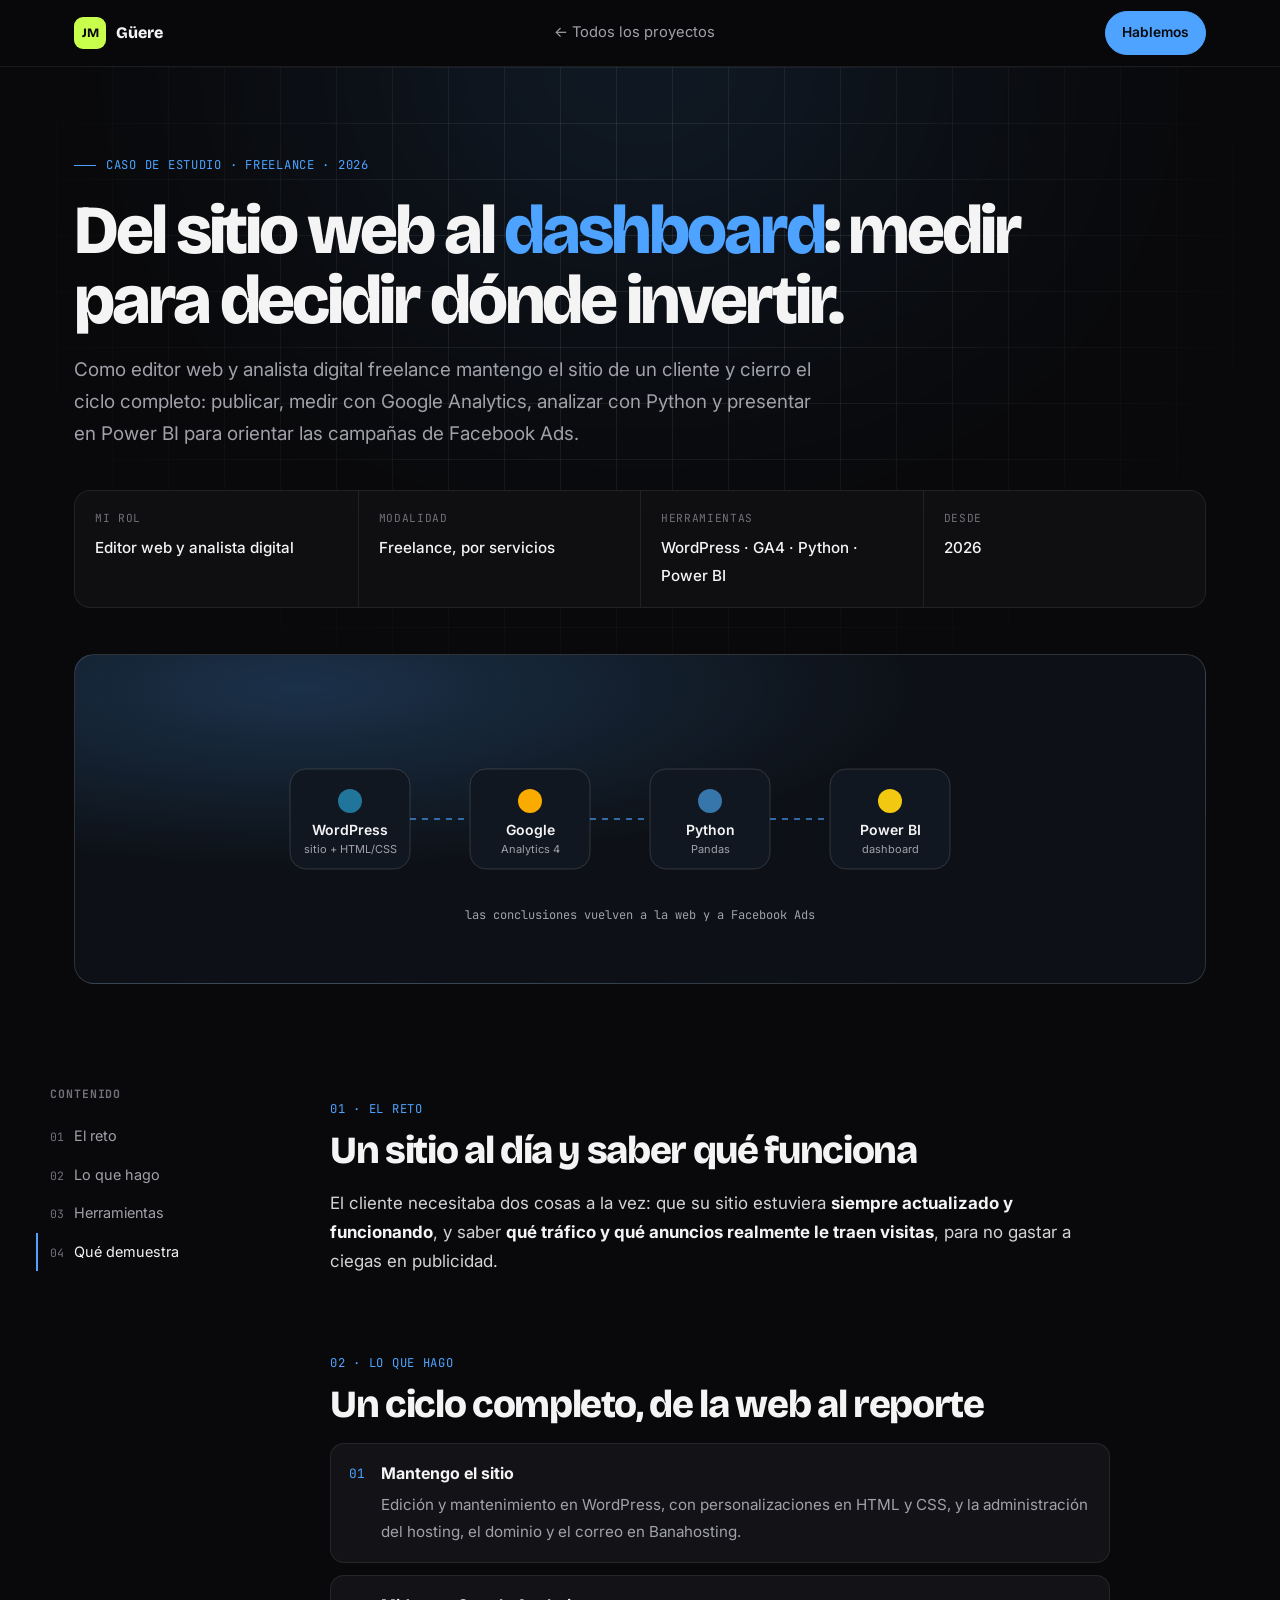
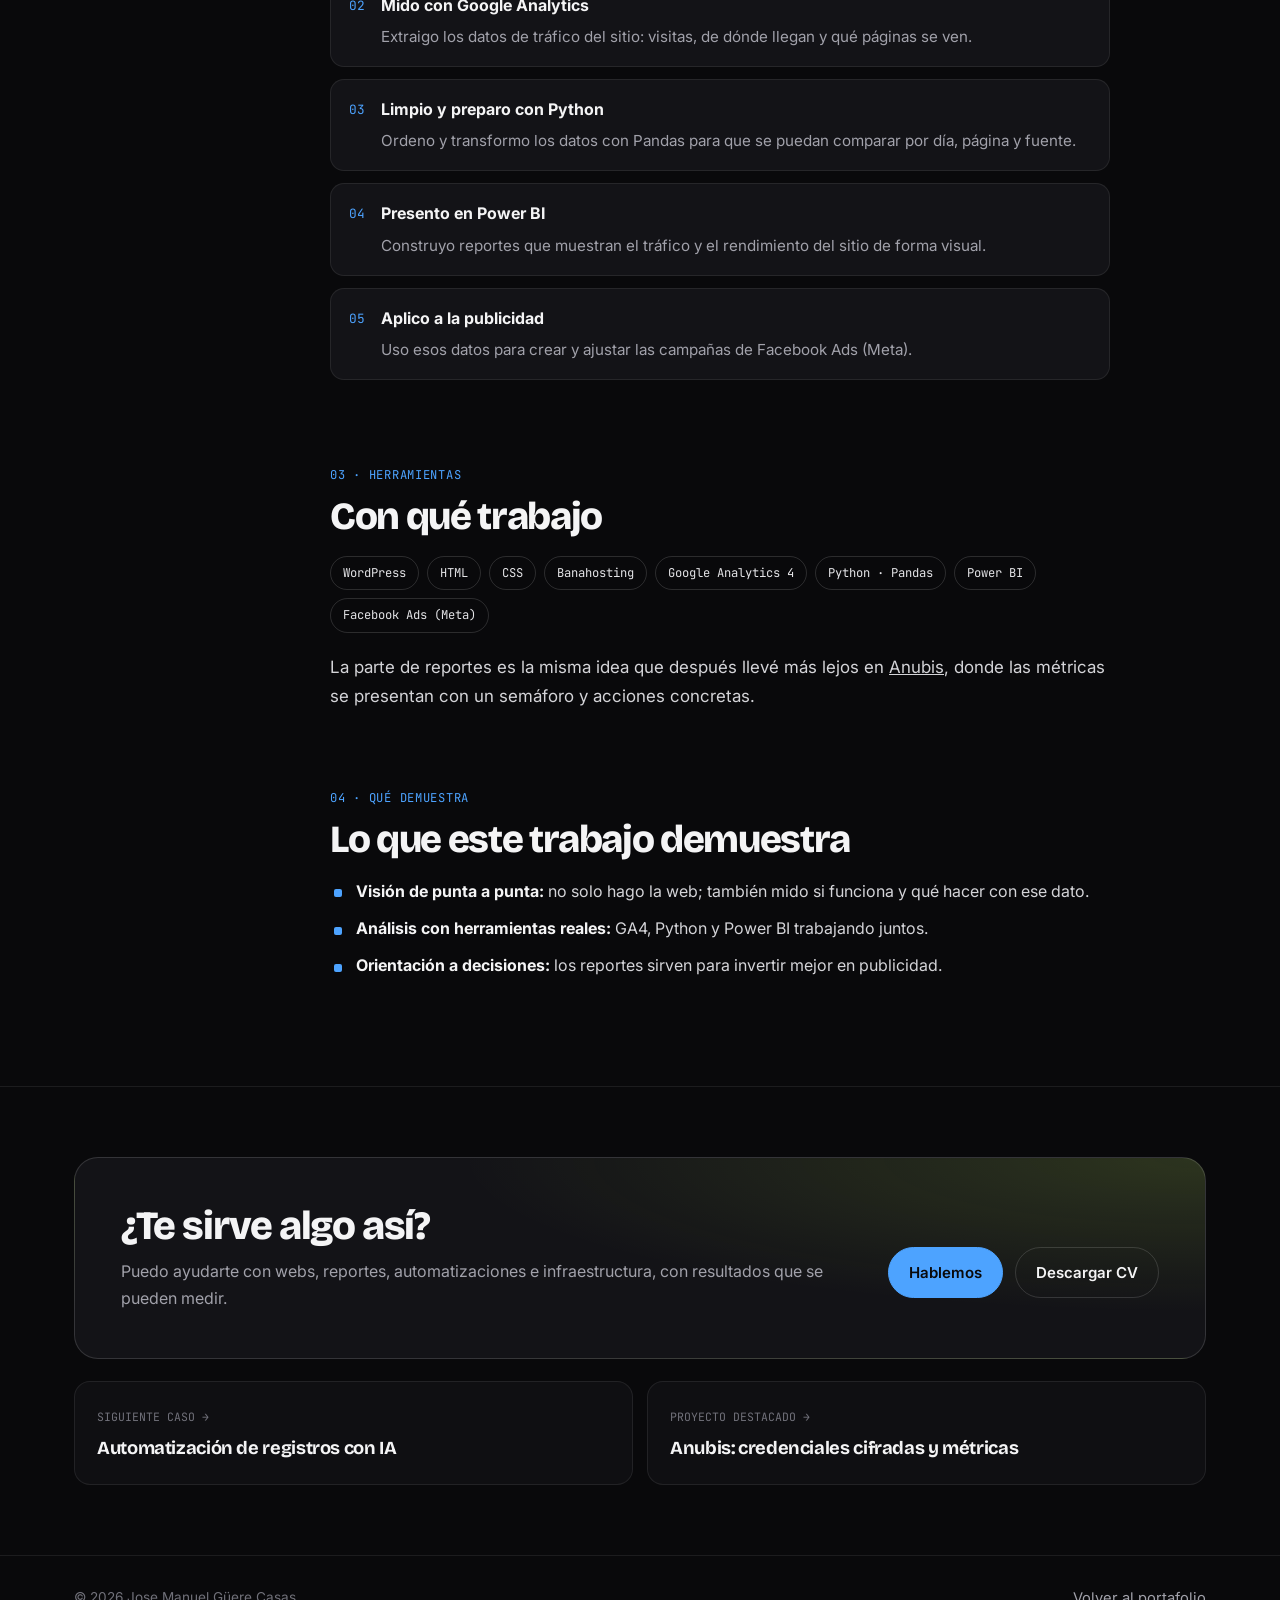
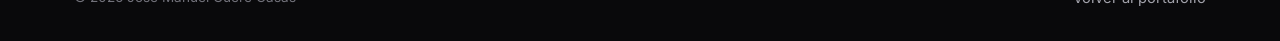
<file: proyectos/reportes-trafico.html>
<!doctype html>
<html lang="es">
<head>
<meta charset="utf-8">
<meta name="viewport" content="width=device-width, initial-scale=1">
<title>Sitio web + reportes de tráfico en Power BI — Caso de estudio · Jose Manuel Güere</title>
<meta name="description" content="Cómo mantengo el sitio de un cliente en WordPress y convierto sus datos de Google Analytics en reportes de Power BI que guían la publicidad en Facebook.">
<meta property="og:type" content="article">
<meta property="og:title" content="Sitio web + reportes de tráfico en Power BI">
<meta property="og:description" content="Cómo mantengo el sitio de un cliente en WordPress y convierto sus datos de Google Analytics en reportes de Power BI que guían la publicidad en Facebook.">
<meta property="og:image" content="https://jguere2811.github.io/og.png">
<link rel="icon" href="data:image/svg+xml,%3Csvg xmlns='http://www.w3.org/2000/svg' viewBox='0 0 64 64'%3E%3Crect width='64' height='64' rx='16' fill='%23c8ff4d'/%3E%3Ctext x='32' y='42' text-anchor='middle' font-family='Arial' font-weight='900' font-size='26' fill='%2309090b'%3EJM%3C/text%3E%3C/svg%3E">
<link rel="preconnect" href="https://fonts.googleapis.com">
<link rel="preconnect" href="https://fonts.gstatic.com" crossorigin>
<link href="https://fonts.googleapis.com/css2?family=Bricolage+Grotesque:opsz,wght@12..96,700;12..96,800&family=Inter:wght@400;500;600&family=JetBrains+Mono:wght@400;500&display=swap" rel="stylesheet">
<link rel="stylesheet" href="articulo.css">
<style>:root{--acento:#4da3ff}.visual{background:radial-gradient(90% 90% at 20% 10%,rgba(77,163,255,.22),transparent 60%),#0d1117}</style>
</head>
<body>
<div id="progreso"></div>
<header class="top"><div class="wrap">
  <a class="logo" href="../"><i>JM</i>Güere</a>
  <a class="volver" href="../#proyectos">← Todos los proyectos</a>
  <a class="btn pri sm" href="../#contacto">Hablemos</a>
</div></header>
<main>
<section class="portada">
  <div class="brillo"></div>
  <div class="wrap">
    <span class="eyebrow">CASO DE ESTUDIO · FREELANCE · 2026</span>
    <h1>Del sitio web al <em>dashboard</em>: medir para decidir dónde invertir.</h1>
    <p class="bajada">Como editor web y analista digital freelance mantengo el sitio de un cliente y cierro el ciclo completo: publicar, medir con Google Analytics, analizar con Python y presentar en Power BI para orientar las campañas de Facebook Ads.</p>
    <div class="ficha"><div><small>Mi rol</small><b>Editor web y analista digital</b></div><div><small>Modalidad</small><b>Freelance, por servicios</b></div><div><small>Herramientas</small><b>WordPress · GA4 · Python · Power BI</b></div><div><small>Desde</small><b>2026</b></div></div>
    <div class="visual"><svg viewBox="0 0 760 260" font-family="Inter, sans-serif">
    <g fill="none" stroke="#4da3ff" stroke-width="1.6" opacity=".8"><path class="flujo-mov" d="M150 130 H210"/><path class="flujo-mov" d="M330 130 H390"/><path class="flujo-mov" d="M510 130 H570"/></g>
    <rect x="30" y="80" width="120" height="100" rx="16" fill="#111720" stroke="rgba(255,255,255,.14)"/><circle cx="90" cy="112" r="12" fill="#21759b"/><text x="90" y="146" text-anchor="middle" font-size="14" font-weight="600" fill="#f4f4f5">WordPress</text><text x="90" y="164" text-anchor="middle" font-size="11" fill="#a1a1aa">sitio + HTML/CSS</text><rect x="210" y="80" width="120" height="100" rx="16" fill="#111720" stroke="rgba(255,255,255,.14)"/><circle cx="270" cy="112" r="12" fill="#f9ab00"/><text x="270" y="146" text-anchor="middle" font-size="14" font-weight="600" fill="#f4f4f5">Google</text><text x="270" y="164" text-anchor="middle" font-size="11" fill="#a1a1aa">Analytics 4</text><rect x="390" y="80" width="120" height="100" rx="16" fill="#111720" stroke="rgba(255,255,255,.14)"/><circle cx="450" cy="112" r="12" fill="#3776ab"/><text x="450" y="146" text-anchor="middle" font-size="14" font-weight="600" fill="#f4f4f5">Python</text><text x="450" y="164" text-anchor="middle" font-size="11" fill="#a1a1aa">Pandas</text><rect x="570" y="80" width="120" height="100" rx="16" fill="#111720" stroke="rgba(255,255,255,.14)"/><circle cx="630" cy="112" r="12" fill="#f2c811"/><text x="630" y="146" text-anchor="middle" font-size="14" font-weight="600" fill="#f4f4f5">Power BI</text><text x="630" y="164" text-anchor="middle" font-size="11" fill="#a1a1aa">dashboard</text>
    <text x="380" y="230" text-anchor="middle" font-size="12" fill="#a1a1aa" font-family="JetBrains Mono">las conclusiones vuelven a la web y a Facebook Ads</text></svg></div>
  </div>
</section>
<div class="wrap cuerpo">
  <nav class="indice" aria-label="Contenido">
    <b>CONTENIDO</b>
    <a href="#reto"><span>01</span>El reto</a>
    <a href="#que-hago"><span>02</span>Lo que hago</a>
    <a href="#herramientas"><span>03</span>Herramientas</a>
    <a href="#demuestra"><span>04</span>Qué demuestra</a>
  </nav>
  <article>
    <section id="reto">
      <span class="num-seccion">01 · EL RETO</span>
      <h2>Un sitio al día y saber qué funciona</h2>
      <p>El cliente necesitaba dos cosas a la vez: que su sitio estuviera <strong>siempre actualizado y funcionando</strong>, y saber <strong>qué tráfico y qué anuncios realmente le traen visitas</strong>, para no gastar a ciegas en publicidad.</p>
    </section>
    <section id="que-hago">
      <span class="num-seccion">02 · LO QUE HAGO</span>
      <h2>Un ciclo completo, de la web al reporte</h2>
      <div class="pasos"><div class="paso"><div><b>Mantengo el sitio</b><span>Edición y mantenimiento en WordPress, con personalizaciones en HTML y CSS, y la administración del hosting, el dominio y el correo en Banahosting.</span></div></div><div class="paso"><div><b>Mido con Google Analytics</b><span>Extraigo los datos de tráfico del sitio: visitas, de dónde llegan y qué páginas se ven.</span></div></div><div class="paso"><div><b>Limpio y preparo con Python</b><span>Ordeno y transformo los datos con Pandas para que se puedan comparar por día, página y fuente.</span></div></div><div class="paso"><div><b>Presento en Power BI</b><span>Construyo reportes que muestran el tráfico y el rendimiento del sitio de forma visual.</span></div></div><div class="paso"><div><b>Aplico a la publicidad</b><span>Uso esos datos para crear y ajustar las campañas de Facebook Ads (Meta).</span></div></div></div>
    </section>
    <section id="herramientas">
      <span class="num-seccion">03 · HERRAMIENTAS</span>
      <h2>Con qué trabajo</h2>
      <div class="chips"><span class="chip">WordPress</span><span class="chip">HTML</span><span class="chip">CSS</span><span class="chip">Banahosting</span><span class="chip">Google Analytics 4</span><span class="chip">Python · Pandas</span><span class="chip">Power BI</span><span class="chip">Facebook Ads (Meta)</span></div><p>La parte de reportes es la misma idea que después llevé más lejos en <a href="anubis.html">Anubis</a>, donde las métricas se presentan con un semáforo y acciones concretas.</p>
    </section>
    <section id="demuestra">
      <span class="num-seccion">04 · QUÉ DEMUESTRA</span>
      <h2>Lo que este trabajo demuestra</h2>
      <ul class="lista"><li><strong>Visión de punta a punta:</strong> no solo hago la web; también mido si funciona y qué hacer con ese dato.</li><li><strong>Análisis con herramientas reales:</strong> GA4, Python y Power BI trabajando juntos.</li><li><strong>Orientación a decisiones:</strong> los reportes sirven para invertir mejor en publicidad.</li></ul>
    </section>
  </article>
</div>
<section class="cierre"><div class="wrap">
  <div class="tarjeta">
    <div><h2>¿Te sirve algo así?</h2><p>Puedo ayudarte con webs, reportes, automatizaciones e infraestructura, con resultados que se pueden medir.</p></div>
    <div class="acciones"><a class="btn pri" href="../#contacto">Hablemos</a><a class="btn" href="../cv-jose-manuel-guere.pdf" download>Descargar CV</a></div>
  </div>
  <div class="siguientes"><a href="automatizacion-ia.html"><small>SIGUIENTE CASO →</small><b>Automatización de registros con IA</b></a><a href="anubis.html"><small>PROYECTO DESTACADO →</small><b>Anubis: credenciales cifradas y métricas</b></a></div>
</div></section>
</main>
<footer><div class="wrap"><span>© <span id="anio"></span> Jose Manuel Güere Casas</span><a href="../" class="volver">Volver al portafolio</a></div></footer>
<script src="articulo.js"></script>
</body>
</html>
</file>
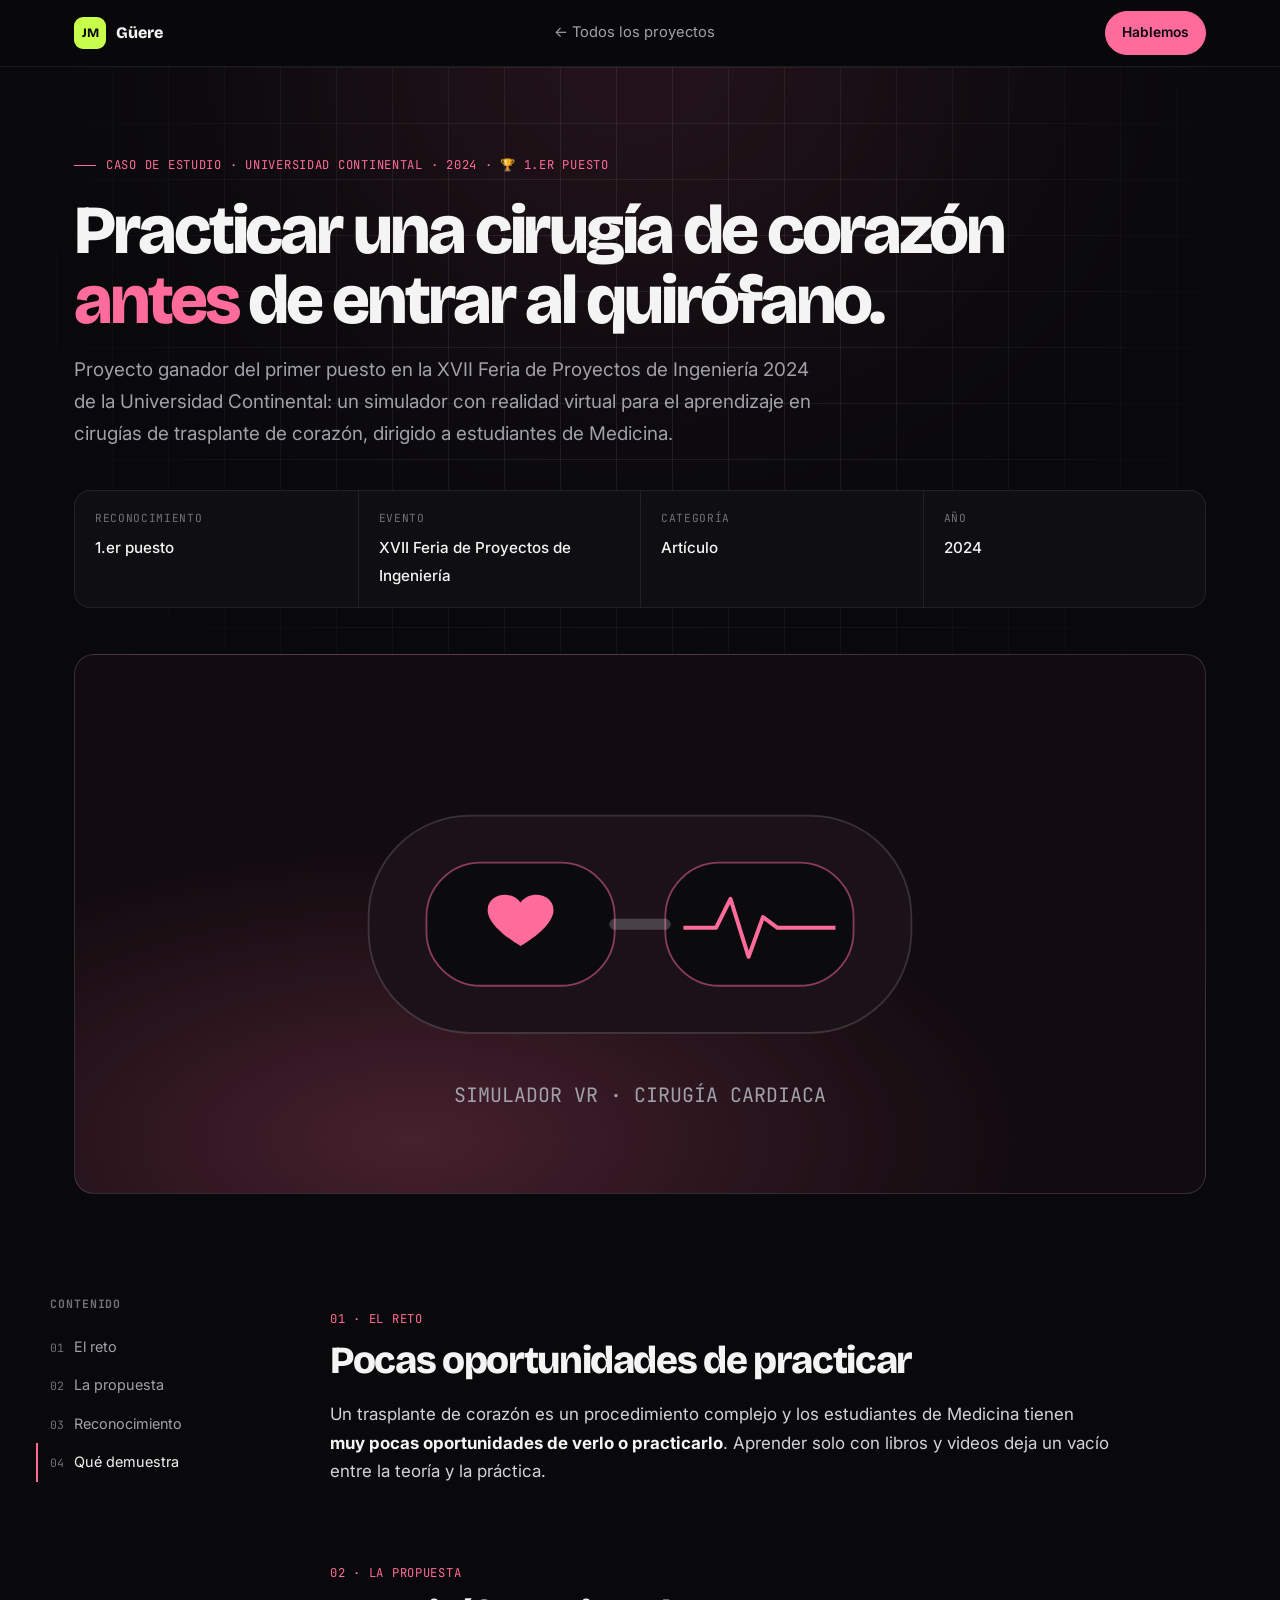
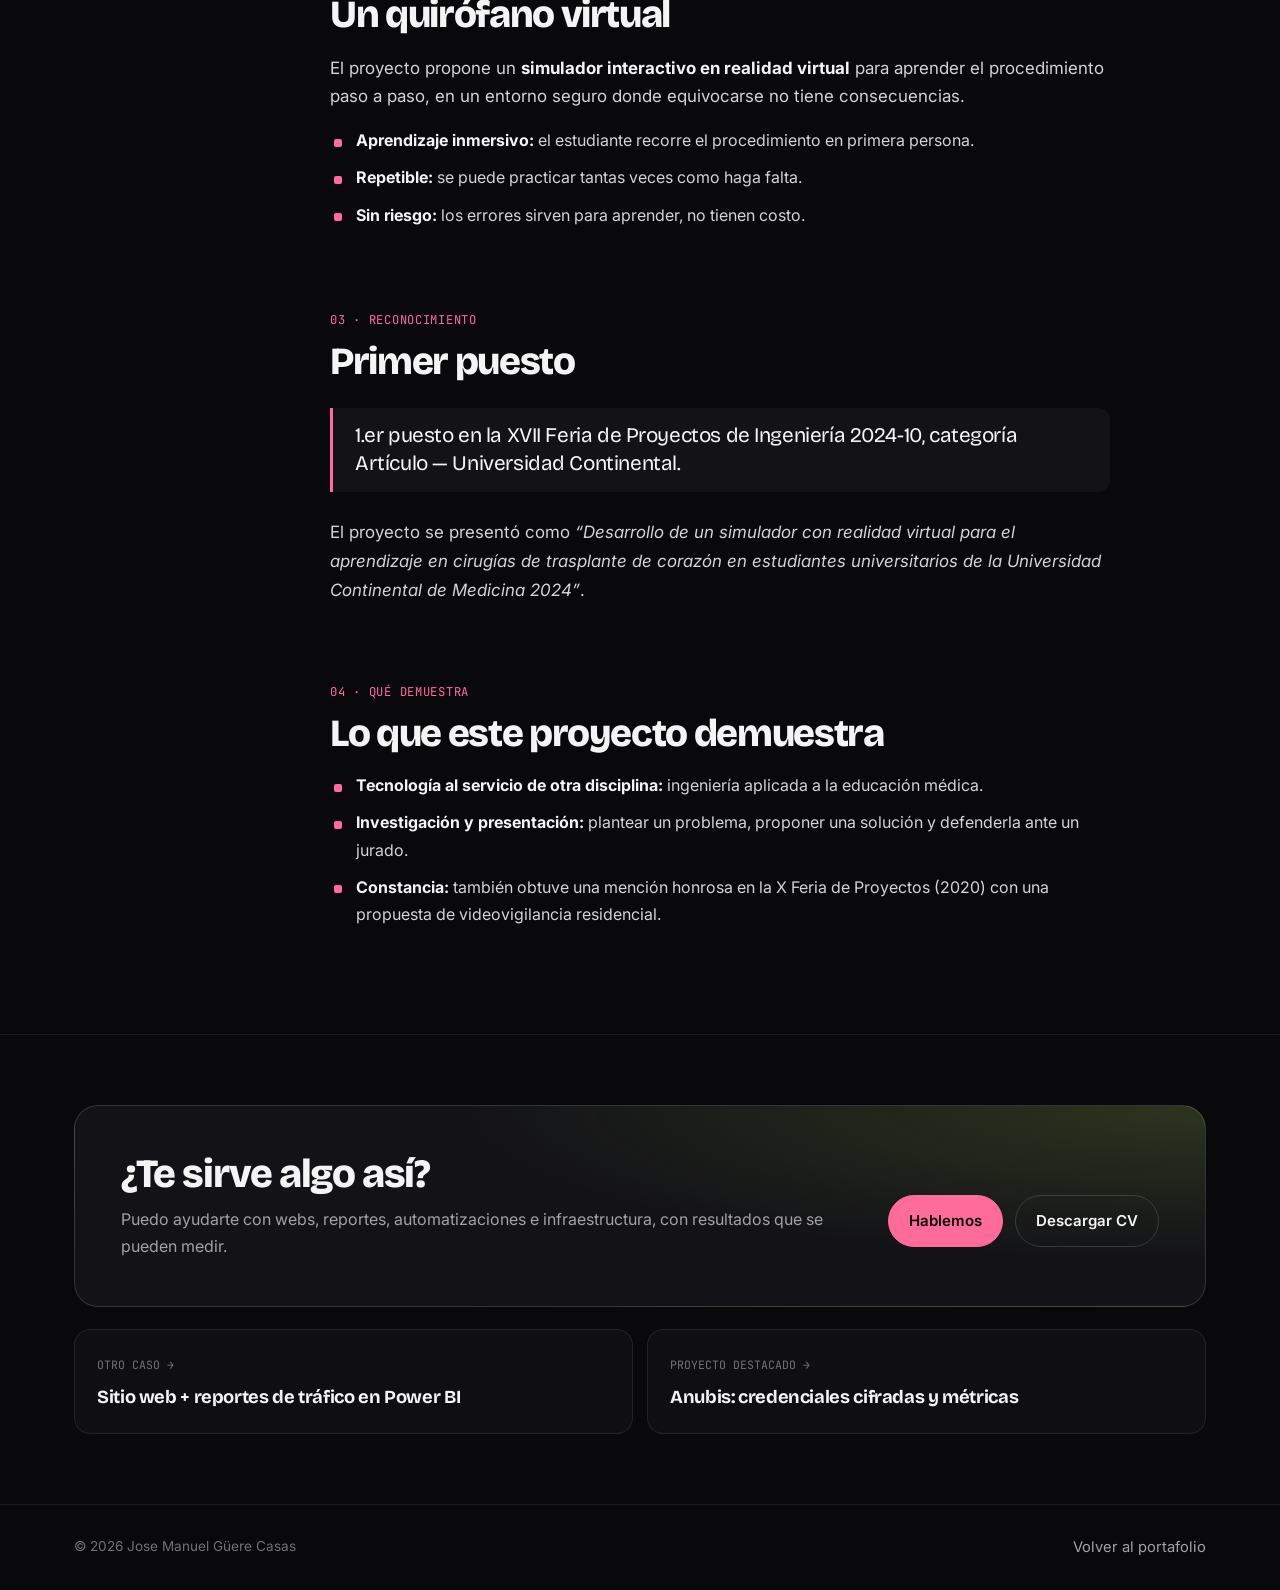
<file: proyectos/simulador-vr.html>
<!doctype html>
<html lang="es">
<head>
<meta charset="utf-8">
<meta name="viewport" content="width=device-width, initial-scale=1">
<title>Simulador de cirugía con realidad virtual — Caso de estudio · Jose Manuel Güere</title>
<meta name="description" content="Primer puesto en la XVII Feria de Proyectos de Ingeniería 2024 de la Universidad Continental: simulador con realidad virtual para el aprendizaje de cirugías de trasplante de corazón.">
<meta property="og:type" content="article">
<meta property="og:title" content="Simulador de cirugía con realidad virtual">
<meta property="og:description" content="Primer puesto en la XVII Feria de Proyectos de Ingeniería 2024 de la Universidad Continental: simulador con realidad virtual para el aprendizaje de cirugías de trasplante de corazón.">
<meta property="og:image" content="https://jguere2811.github.io/og.png">
<link rel="icon" href="data:image/svg+xml,%3Csvg xmlns='http://www.w3.org/2000/svg' viewBox='0 0 64 64'%3E%3Crect width='64' height='64' rx='16' fill='%23c8ff4d'/%3E%3Ctext x='32' y='42' text-anchor='middle' font-family='Arial' font-weight='900' font-size='26' fill='%2309090b'%3EJM%3C/text%3E%3C/svg%3E">
<link rel="preconnect" href="https://fonts.googleapis.com">
<link rel="preconnect" href="https://fonts.gstatic.com" crossorigin>
<link href="https://fonts.googleapis.com/css2?family=Bricolage+Grotesque:opsz,wght@12..96,700;12..96,800&family=Inter:wght@400;500;600&family=JetBrains+Mono:wght@400;500&display=swap" rel="stylesheet">
<link rel="stylesheet" href="articulo.css">
<style>:root{--acento:#ff6b9a}.visual{background:radial-gradient(90% 90% at 30% 90%,rgba(255,107,154,.22),transparent 60%),#120b0f}</style>
</head>
<body>
<div id="progreso"></div>
<header class="top"><div class="wrap">
  <a class="logo" href="../"><i>JM</i>Güere</a>
  <a class="volver" href="../#proyectos">← Todos los proyectos</a>
  <a class="btn pri sm" href="../#contacto">Hablemos</a>
</div></header>
<main>
<section class="portada">
  <div class="brillo"></div>
  <div class="wrap">
    <span class="eyebrow">CASO DE ESTUDIO · UNIVERSIDAD CONTINENTAL · 2024 · 🏆 1.ER PUESTO</span>
    <h1>Practicar una cirugía de corazón <em>antes</em> de entrar al quirófano.</h1>
    <p class="bajada">Proyecto ganador del primer puesto en la XVII Feria de Proyectos de Ingeniería 2024 de la Universidad Continental: un simulador con realidad virtual para el aprendizaje en cirugías de trasplante de corazón, dirigido a estudiantes de Medicina.</p>
    <div class="ficha"><div><small>Reconocimiento</small><b>1.er puesto</b></div><div><small>Evento</small><b>XVII Feria de Proyectos de Ingeniería</b></div><div><small>Categoría</small><b>Artículo</b></div><div><small>Año</small><b>2024</b></div></div>
    <div class="visual"><svg viewBox="0 0 420 260"><rect x="60" y="70" width="300" height="120" rx="56" fill="#1a1218" stroke="rgba(255,255,255,.15)"/><rect x="92" y="96" width="104" height="68" rx="30" fill="#0b0b0e" stroke="#ff6b9a" stroke-opacity=".5"/><rect x="224" y="96" width="104" height="68" rx="30" fill="#0b0b0e" stroke="#ff6b9a" stroke-opacity=".5"/><path d="M196 130 h28" stroke="rgba(255,255,255,.2)" stroke-width="6" stroke-linecap="round"/><path d="M144 118c-6-8-20-4-18 6 2 9 18 18 18 18s16-9 18-18c2-10-12-14-18-6z" fill="#ff6b9a"/><polyline points="234,132 252,132 260,116 270,148 278,126 286,132 318,132" fill="none" stroke="#ff6b9a" stroke-width="2.2" stroke-linejoin="round"/><text x="210" y="228" text-anchor="middle" font-family="JetBrains Mono, monospace" font-size="11" fill="#a1a1aa">SIMULADOR VR · CIRUGÍA CARDIACA</text></svg></div>
  </div>
</section>
<div class="wrap cuerpo">
  <nav class="indice" aria-label="Contenido">
    <b>CONTENIDO</b>
    <a href="#reto"><span>01</span>El reto</a>
    <a href="#propuesta"><span>02</span>La propuesta</a>
    <a href="#reconocimiento"><span>03</span>Reconocimiento</a>
    <a href="#demuestra"><span>04</span>Qué demuestra</a>
  </nav>
  <article>
    <section id="reto">
      <span class="num-seccion">01 · EL RETO</span>
      <h2>Pocas oportunidades de practicar</h2>
      <p>Un trasplante de corazón es un procedimiento complejo y los estudiantes de Medicina tienen <strong>muy pocas oportunidades de verlo o practicarlo</strong>. Aprender solo con libros y videos deja un vacío entre la teoría y la práctica.</p>
    </section>
    <section id="propuesta">
      <span class="num-seccion">02 · LA PROPUESTA</span>
      <h2>Un quirófano virtual</h2>
      <p>El proyecto propone un <strong>simulador interactivo en realidad virtual</strong> para aprender el procedimiento paso a paso, en un entorno seguro donde equivocarse no tiene consecuencias.</p><ul class="lista"><li><strong>Aprendizaje inmersivo:</strong> el estudiante recorre el procedimiento en primera persona.</li><li><strong>Repetible:</strong> se puede practicar tantas veces como haga falta.</li><li><strong>Sin riesgo:</strong> los errores sirven para aprender, no tienen costo.</li></ul>
    </section>
    <section id="reconocimiento">
      <span class="num-seccion">03 · RECONOCIMIENTO</span>
      <h2>Primer puesto</h2>
      <div class="cita">1.er puesto en la XVII Feria de Proyectos de Ingeniería 2024-10, categoría Artículo — Universidad Continental.</div><p>El proyecto se presentó como <em>“Desarrollo de un simulador con realidad virtual para el aprendizaje en cirugías de trasplante de corazón en estudiantes universitarios de la Universidad Continental de Medicina 2024”</em>.</p>
    </section>
    <section id="demuestra">
      <span class="num-seccion">04 · QUÉ DEMUESTRA</span>
      <h2>Lo que este proyecto demuestra</h2>
      <ul class="lista"><li><strong>Tecnología al servicio de otra disciplina:</strong> ingeniería aplicada a la educación médica.</li><li><strong>Investigación y presentación:</strong> plantear un problema, proponer una solución y defenderla ante un jurado.</li><li><strong>Constancia:</strong> también obtuve una mención honrosa en la X Feria de Proyectos (2020) con una propuesta de videovigilancia residencial.</li></ul>
    </section>
  </article>
</div>
<section class="cierre"><div class="wrap">
  <div class="tarjeta">
    <div><h2>¿Te sirve algo así?</h2><p>Puedo ayudarte con webs, reportes, automatizaciones e infraestructura, con resultados que se pueden medir.</p></div>
    <div class="acciones"><a class="btn pri" href="../#contacto">Hablemos</a><a class="btn" href="../cv-jose-manuel-guere.pdf" download>Descargar CV</a></div>
  </div>
  <div class="siguientes"><a href="reportes-trafico.html"><small>OTRO CASO →</small><b>Sitio web + reportes de tráfico en Power BI</b></a><a href="anubis.html"><small>PROYECTO DESTACADO →</small><b>Anubis: credenciales cifradas y métricas</b></a></div>
</div></section>
</main>
<footer><div class="wrap"><span>© <span id="anio"></span> Jose Manuel Güere Casas</span><a href="../" class="volver">Volver al portafolio</a></div></footer>
<script src="articulo.js"></script>
</body>
</html>
</file>
<file: proyectos/articulo.css>
/* Artículos de proyectos: mismo lenguaje visual que el portafolio. */
:root{
  --bg:#09090b; --bg-2:#0f0f12; --card:#131317; --card-2:#1a1a20; --line:rgba(255,255,255,.08); --line-2:rgba(255,255,255,.14);
  --text:#f4f4f5; --muted:#a1a1aa; --dim:#71717a; --lime:#c8ff4d; --violet:#8b7cff; --blue:#4da3ff; --pink:#ff6b9a; --gold:#d8b46a;
  --display:"Bricolage Grotesque",Inter,system-ui,sans-serif; --mono:"JetBrains Mono",ui-monospace,monospace;
  --acento:var(--lime);
}
*{box-sizing:border-box;margin:0;padding:0}
html{scroll-behavior:smooth;-webkit-text-size-adjust:100%}
body{background:var(--bg);color:var(--text);font-family:Inter,system-ui,sans-serif;line-height:1.7;-webkit-font-smoothing:antialiased;overflow-x:hidden}
a{color:inherit}
::selection{background:var(--acento);color:#000}
#progreso{position:fixed;top:0;left:0;height:2px;width:0;background:var(--acento);z-index:100}
.wrap{max-width:1180px;margin:0 auto;padding:0 24px}
.mono{font-family:var(--mono)}

/* barra superior */
.top{position:sticky;top:0;z-index:50;background:rgba(9,9,11,.8);backdrop-filter:blur(14px);-webkit-backdrop-filter:blur(14px);border-bottom:1px solid var(--line)}
.top .wrap{display:flex;align-items:center;justify-content:space-between;height:66px;gap:16px}
.logo{display:flex;align-items:center;gap:10px;font-family:var(--display);font-weight:800;text-decoration:none}
.logo i{width:32px;height:32px;border-radius:9px;background:var(--lime);color:#09090b;display:grid;place-items:center;font-style:normal;font-size:.8rem}
.volver{color:var(--muted);text-decoration:none;font-size:.92rem}
.volver:hover{color:var(--text)}
.btn{display:inline-flex;align-items:center;gap:10px;padding:12px 20px;border-radius:999px;font-weight:600;font-size:.94rem;border:1px solid var(--line-2);text-decoration:none;transition:transform .2s,border-color .2s;background:none;color:var(--text)}
.btn:hover{transform:translateY(-2px);border-color:rgba(255,255,255,.3)}
.btn.pri{background:var(--acento);color:#09090b;border-color:var(--acento)}
.btn.sm{padding:9px 16px;font-size:.86rem}
.btn svg{width:17px;height:17px}
@media (max-width:640px){.top .btn.sm{display:none}}

/* portada */
.portada{position:relative;padding:80px 0 40px;overflow:hidden}
.portada::before{content:"";position:absolute;inset:0;background-image:linear-gradient(var(--line) 1px,transparent 1px),linear-gradient(90deg,var(--line) 1px,transparent 1px);background-size:56px 56px;mask-image:radial-gradient(ellipse 70% 70% at 50% 20%,#000 20%,transparent 75%);-webkit-mask-image:radial-gradient(ellipse 70% 70% at 50% 20%,#000 20%,transparent 75%)}
.brillo{position:absolute;width:640px;height:420px;left:50%;top:-220px;transform:translateX(-50%);background:var(--acento);filter:blur(140px);opacity:.14;border-radius:50%;pointer-events:none}
.portada .wrap{position:relative}
.eyebrow{display:inline-flex;align-items:center;gap:10px;font-family:var(--mono);font-size:.76rem;color:var(--acento);letter-spacing:.06em}
.eyebrow::before{content:"";width:22px;height:1px;background:var(--acento)}
h1{font-family:var(--display);font-weight:800;font-size:clamp(2.3rem,5.6vw,4.3rem);line-height:1.02;letter-spacing:-.045em;margin:20px 0 18px;max-width:950px}
h1 em{font-style:normal;color:var(--acento)}
.bajada{font-size:1.18rem;color:var(--muted);max-width:760px}
.ficha{display:grid;grid-template-columns:repeat(4,1fr);gap:0;margin-top:40px;border:1px solid var(--line);border-radius:16px;background:var(--bg-2);overflow:hidden}
.ficha div{padding:18px 20px;border-left:1px solid var(--line)}
.ficha div:first-child{border-left:none}
.ficha small{display:block;font-family:var(--mono);font-size:.7rem;color:var(--dim);letter-spacing:.06em;text-transform:uppercase;margin-bottom:6px}
.ficha b{font-weight:500;font-size:.95rem}
@media (max-width:760px){.ficha{grid-template-columns:1fr 1fr}.ficha div:nth-child(3){border-left:none}.ficha div:nth-child(n+3){border-top:1px solid var(--line)}}
.acciones{display:flex;gap:12px;flex-wrap:wrap;margin-top:30px}

/* captura principal en marco de navegador */
.marco{border:1px solid var(--line-2);border-radius:16px;overflow:hidden;background:#0b0b0e;box-shadow:0 40px 90px -30px rgba(0,0,0,.9)}
.marco .barra{display:flex;align-items:center;gap:7px;padding:11px 14px;border-bottom:1px solid var(--line);background:var(--bg-2)}
.marco .barra i{width:10px;height:10px;border-radius:50%;background:#3f3f46}
.marco .barra i:nth-child(1){background:#ff5f57}.marco .barra i:nth-child(2){background:#febc2e}.marco .barra i:nth-child(3){background:#28c840}
.marco .barra span{margin-left:10px;font-family:var(--mono);font-size:.72rem;color:var(--dim)}
.marco img{display:block;width:100%;height:auto}
.principal{margin:46px auto 0}

/* cifras */
.cifras{display:grid;grid-template-columns:repeat(4,1fr);gap:14px;margin:60px 0 10px}
.cifra{border:1px solid var(--line);border-radius:16px;padding:22px;background:var(--card)}
.cifra b{display:block;font-family:var(--display);font-size:2.3rem;letter-spacing:-.04em;line-height:1;color:var(--acento)}
.cifra span{display:block;margin-top:10px;color:var(--muted);font-size:.9rem}
@media (max-width:860px){.cifras{grid-template-columns:1fr 1fr}}

/* cuerpo con índice lateral */
.cuerpo{display:grid;grid-template-columns:220px 1fr;gap:60px;padding:60px 0 40px}
.indice{position:sticky;top:96px;align-self:start}
.indice b{display:block;font-family:var(--mono);font-size:.72rem;color:var(--dim);letter-spacing:.08em;margin-bottom:14px}
.indice a{display:flex;gap:10px;padding:7px 0;color:var(--muted);text-decoration:none;font-size:.9rem;border-left:2px solid transparent;padding-left:12px;margin-left:-14px}
.indice a span{font-family:var(--mono);font-size:.72rem;color:var(--dim);padding-top:3px}
.indice a:hover,.indice a.activo{color:var(--text);border-left-color:var(--acento)}
@media (max-width:960px){.cuerpo{grid-template-columns:1fr;gap:0}.indice{display:none}}
article{max-width:780px;min-width:0}
article section{padding:10px 0 46px;scroll-margin-top:90px}
article h2{font-family:var(--display);font-weight:800;font-size:clamp(1.7rem,3.4vw,2.4rem);letter-spacing:-.035em;line-height:1.1;margin:8px 0 18px}
article h2 + p,article p{color:#d4d4d8;font-size:1.06rem;margin-bottom:16px}
article h3{font-family:var(--display);font-size:1.25rem;letter-spacing:-.02em;margin:28px 0 10px}
article strong{color:var(--text)}
article ul.lista{list-style:none;margin:6px 0 20px;display:grid;gap:10px}
article ul.lista li{position:relative;padding-left:26px;color:#d4d4d8}
article ul.lista li::before{content:"";position:absolute;left:4px;top:.72em;width:8px;height:8px;border-radius:2px;background:var(--acento)}
.num-seccion{font-family:var(--mono);font-size:.76rem;color:var(--acento);letter-spacing:.06em}
.cita{border-left:3px solid var(--acento);padding:14px 22px;margin:26px 0;background:var(--card);border-radius:0 12px 12px 0;font-family:var(--display);font-size:1.3rem;letter-spacing:-.02em;line-height:1.35;color:var(--text)}
.nota{background:var(--card);border:1px solid var(--line);border-radius:12px;padding:16px 18px;color:var(--muted);font-size:.95rem;margin:20px 0}
.nota b{color:var(--text)}
figure{margin:28px 0}
figure .marco{box-shadow:0 26px 60px -30px rgba(0,0,0,.9)}
figcaption{margin-top:10px;font-size:.85rem;color:var(--dim)}
.dos-fig{display:grid;grid-template-columns:1fr 1fr;gap:16px}
@media (max-width:640px){.dos-fig{grid-template-columns:1fr}}
.tabla{overflow-x:auto;border:1px solid var(--line);border-radius:14px;margin:18px 0 24px}
.tabla table{width:100%;border-collapse:collapse;min-width:520px;font-size:.92rem}
.tabla th,.tabla td{padding:12px 14px;text-align:left;border-bottom:1px solid var(--line)}
.tabla th{font-family:var(--mono);font-size:.72rem;color:var(--dim);letter-spacing:.06em;text-transform:uppercase;background:var(--bg-2);font-weight:500}
.tabla tr:last-child td{border-bottom:none}
.si{color:#8fe0bd}.no{color:#f3a597}.medio{color:#9ec5ff}
.diagrama{border:1px solid var(--line);border-radius:16px;padding:22px;background:var(--card);overflow-x:auto;margin:22px 0}
.diagrama svg{display:block;width:100%;min-width:640px;height:auto}
.pasos{display:grid;gap:12px;margin:18px 0 24px;counter-reset:paso}
.paso{display:grid;grid-template-columns:auto 1fr;gap:16px;align-items:start;border:1px solid var(--line);border-radius:14px;padding:16px 18px;background:var(--card)}
.paso::before{counter-increment:paso;content:counter(paso,decimal-leading-zero);font-family:var(--mono);font-size:.8rem;color:var(--acento);padding-top:3px}
.paso b{display:block;margin-bottom:4px}
.paso span{color:var(--muted);font-size:.95rem}
.chips{display:flex;flex-wrap:wrap;gap:8px;margin:14px 0 20px}
.chip{font-family:var(--mono);font-size:.76rem;padding:6px 12px;border-radius:999px;border:1px solid var(--line-2);color:#e4e4e7}

/* galería */
.galeria{padding:30px 0 70px;border-top:1px solid var(--line)}
.galeria h2{font-family:var(--display);font-weight:800;font-size:clamp(1.7rem,3.4vw,2.4rem);letter-spacing:-.035em;margin:12px 0 26px}
.galeria .rejilla{display:grid;grid-template-columns:repeat(3,1fr);gap:16px}
.galeria figure{margin:0}
.galeria button{all:unset;cursor:zoom-in;display:block}
@media (max-width:860px){.galeria .rejilla{grid-template-columns:1fr 1fr}}
@media (max-width:560px){.galeria .rejilla{grid-template-columns:1fr}}
dialog.zoom{border:none;padding:0;background:transparent;max-width:min(1400px,96vw);max-height:94vh}
dialog.zoom::backdrop{background:rgba(0,0,0,.85)}
dialog.zoom img{display:block;max-width:100%;max-height:92vh;border-radius:12px}

/* cierre */
.cierre{border-top:1px solid var(--line);padding:70px 0}
.cierre .tarjeta{border-radius:24px;padding:46px;background:radial-gradient(120% 140% at 100% 0%,rgba(200,255,77,.14),transparent 55%),var(--card);border:1px solid var(--line-2);display:grid;grid-template-columns:1.3fr auto;gap:30px;align-items:center}
.cierre h2{font-family:var(--display);font-weight:800;font-size:clamp(1.7rem,3.4vw,2.5rem);letter-spacing:-.035em;line-height:1.1}
.cierre p{color:var(--muted);margin-top:10px}
@media (max-width:760px){.cierre .tarjeta{grid-template-columns:1fr;padding:30px}}
.siguientes{display:grid;grid-template-columns:1fr 1fr;gap:14px;margin-top:22px}
.siguientes a{display:block;text-decoration:none;border:1px solid var(--line);border-radius:16px;padding:20px 22px;background:var(--bg-2);transition:border-color .2s}
.siguientes a:hover{border-color:var(--acento)}
.siguientes small{font-family:var(--mono);font-size:.72rem;color:var(--dim)}
.siguientes b{display:block;font-family:var(--display);font-size:1.15rem;letter-spacing:-.02em;margin-top:4px}
@media (max-width:640px){.siguientes{grid-template-columns:1fr}}
footer{border-top:1px solid var(--line);padding:30px 0;color:var(--dim);font-size:.85rem}
footer .wrap{display:flex;justify-content:space-between;gap:12px;flex-wrap:wrap}

/* visuales dibujados (proyectos sin capturas) */
.visual{border:1px solid var(--line-2);border-radius:20px;padding:34px;margin-top:46px;display:grid;place-items:center;min-height:300px}
.visual svg{width:100%;max-width:760px;height:auto;overflow:visible}
.flujo-mov{stroke-dasharray:6 6;animation:mover 1s linear infinite}
@keyframes mover{to{stroke-dashoffset:-12}}
@media (prefers-reduced-motion:reduce){*{animation:none!important;transition:none!important}html{scroll-behavior:auto}}
@media print{.top,.indice,.galeria,.cierre .acciones{display:none}body{background:#fff;color:#111}}
</file>
